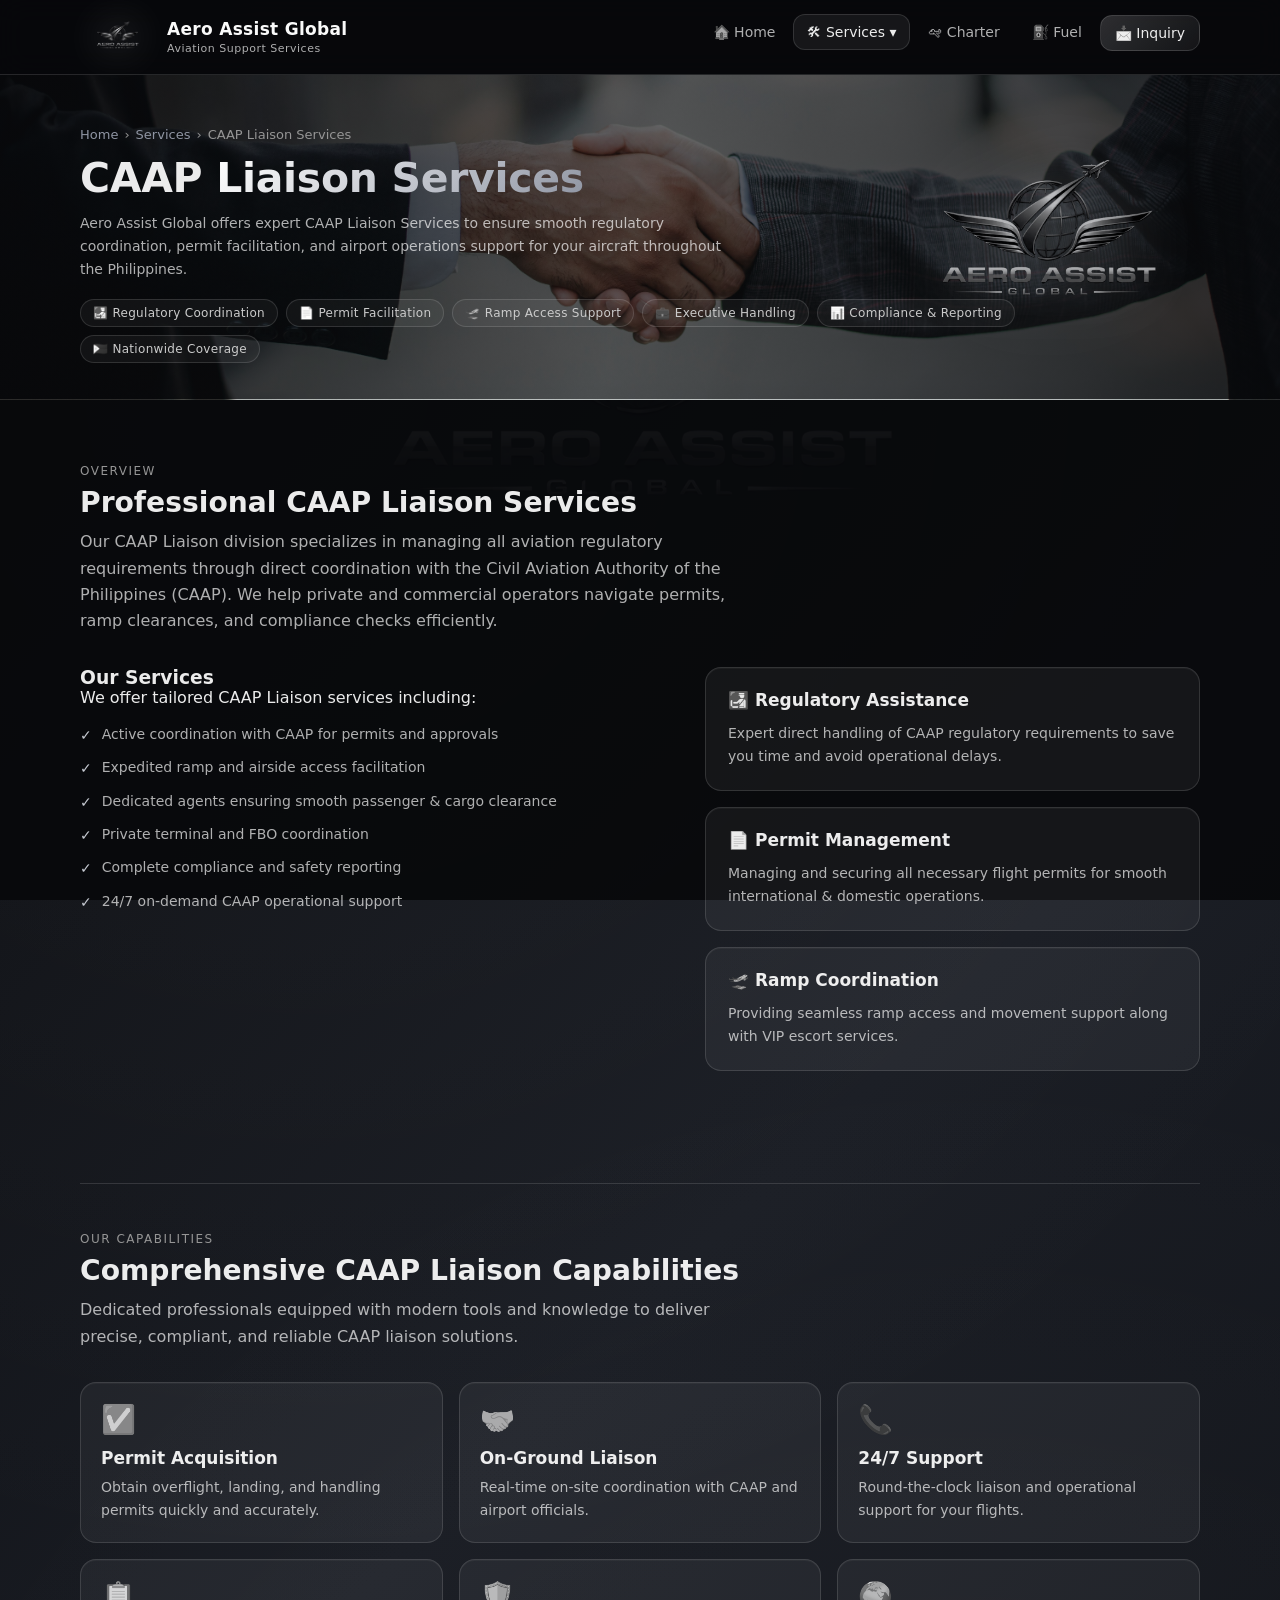
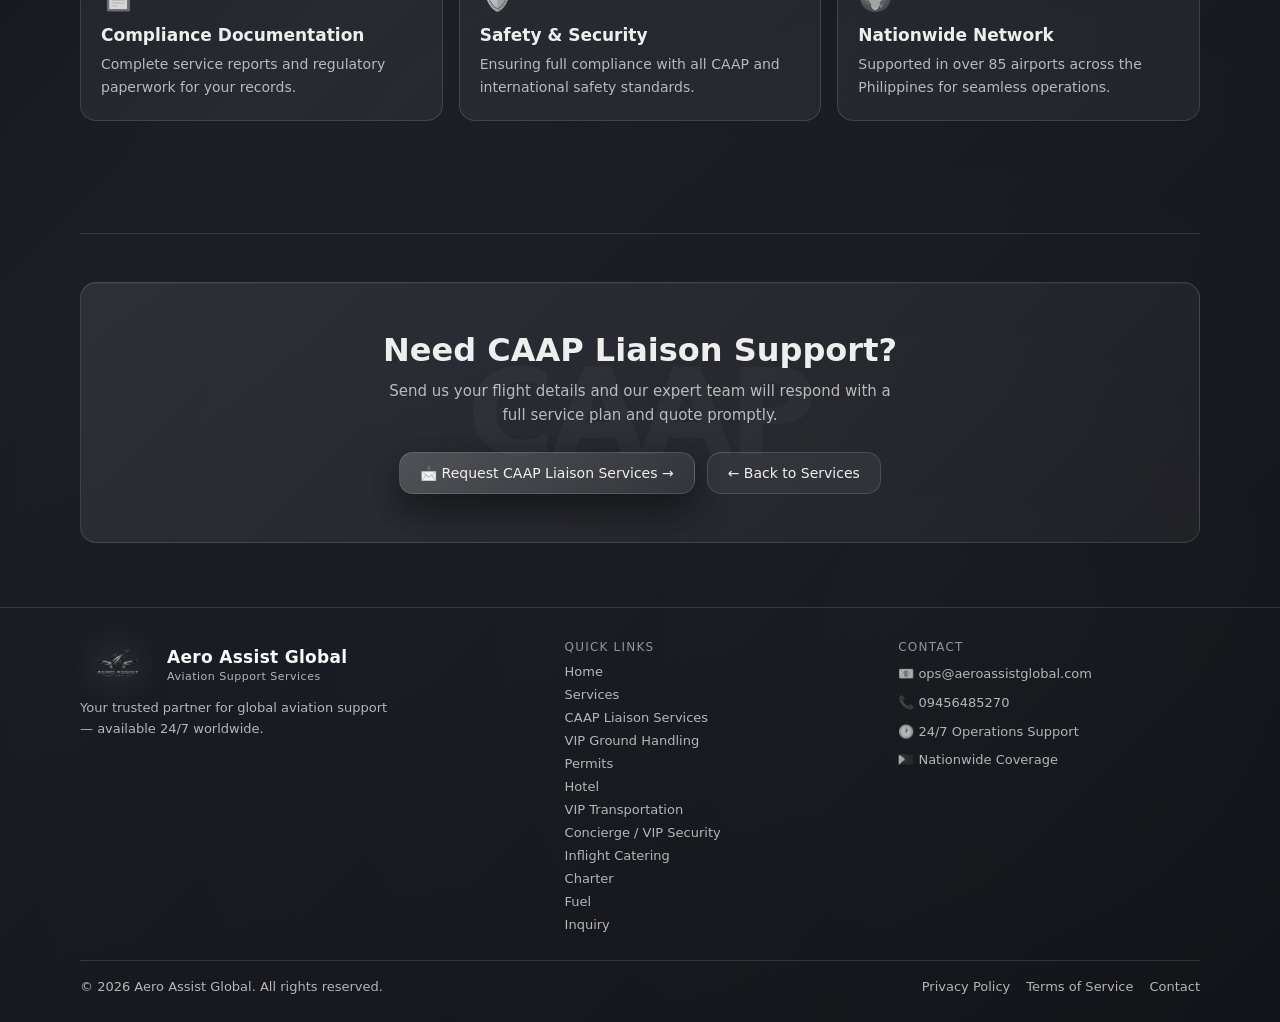
<file: caap-liaison.html>
<!DOCTYPE html>
<html lang="en">
<head>
  <meta charset="UTF-8" />
  <meta name="viewport" content="width=device-width, initial-scale=1.0" />
  <meta name="description" content="Aero Assist Global CAAP Liaison Services — Expert regulatory facilitation, permit processing, and operational coordination for aircraft at Philippine airports." />
  <title>CAAP Liaison Services | Aero Assist Global</title>
  <link rel="stylesheet" href="assets/css/styles.css" />
  <link rel="icon" type="image/png" href="assets/img/logo.png" />
</head>
<body class="page-with-logo-bg">

  <a href="#main" class="skip-link">Skip to main content</a>

  <!-- HEADER / NAV -->
  <header class="header">
    <div class="container">
      <nav class="nav" role="navigation" aria-label="Main navigation">

        <!-- Brand -->
        <a href="index.html" class="brand">
          <img src="assets/img/logo.png" 
               alt="Aero Assist Global Logo"
               style="height: 50px; width: auto; filter: drop-shadow(0 0 20px rgba(255,255,255,0.45)) drop-shadow(0 0 40px rgba(255,255,255,0.15)); transition: all 0.4s ease;">
          <div class="brand-text">
            <span class="name">Aero Assist Global</span>
            <span class="tag">Aviation Support Services</span>
          </div>
        </a>

        <!-- Nav Links -->
        <ul class="nav-links" data-nav-links role="list">

          <li class="nav-item">
            <a href="index.html" class="nav-link" data-page="index.html">🏠 Home</a>
          </li>

          <!-- Services Dropdown -->
          <li class="nav-item" data-dropdown>
            <a href="services.html" class="nav-link active" data-page="services.html" aria-haspopup="true" aria-expanded="false">
              🛠 Services ▾
            </a>
            <div class="dropdown" role="menu">
              <a href="ground-handling.html" role="menuitem">
                <span class="dropdown-icon">✈️</span>
                <div>
                  <div style="font-weight:600;color:rgba(255,255,255,0.92);">VIP Ground Handling</div>
                  <div style="font-size:12px;margin-top:2px;">Ramp, passenger & cargo support</div>
                </div>
              </a>
              <a href="permits.html" role="menuitem">
                <span class="dropdown-icon">📋</span>
                <div>
                  <div style="font-weight:600;color:rgba(255,255,255,0.92);">Permits</div>
                  <div style="font-size:12px;margin-top:2px;">Overflight & landing permits</div>
                </div>
              </a>
              <a href="hotel.html" role="menuitem">
                <span class="dropdown-icon">🏨</span>
                <div>
                  <div style="font-weight:600;color:rgba(255,255,255,0.92);">Hotel</div>
                  <div style="font-size:12px;margin-top:2px;">Crew & passenger accommodation</div>
                </div>
              </a>
              <a href="vip-transport.html" role="menuitem">
                <span class="dropdown-icon">🚗</span>
                <div>
                  <div style="font-weight:600;color:rgba(255,255,255,0.92);">VIP Transportation</div>
                  <div style="font-size:12px;margin-top:2px;">Luxury ground transfers</div>
                </div>
              </a>
              <a href="concierge-vip-security.html" role="menuitem">
                <span class="dropdown-icon">🔒</span>
                <div>
                  <div style="font-weight:600;color:rgba(255,255,255,0.92);">Concierge / VIP Security</div>
                  <div style="font-size:12px;margin-top:2px;">Executive protection & concierge</div>
                </div>
              </a>
              <a href="inflight-catering.html" role="menuitem">
                <span class="dropdown-icon">🍽️</span>
                <div>
                  <div style="font-weight:600;color:rgba(255,255,255,0.92);">Inflight Catering</div>
                  <div style="font-size:12px;margin-top:2px;">Premium inflight meal services</div>
                </div>
              </a>
              <a href="caap-liaison.html" role="menuitem">
                <span class="dropdown-icon">🛃</span>
                <div>
                  <div style="font-weight:600;color:rgba(255,255,255,0.92);">CAAP Liaison Services</div>
                  <div style="font-size:12px;margin-top:2px;">Regulatory & Ramp Coordination</div>
                </div>
              </a>

              <div style="padding:8px 8px 6px;border-top:1px solid rgba(255,255,255,0.10);margin-top:6px;">
                <a href="services.html" style="display:flex;align-items:center;justify-content:center;gap:8px;padding:10px 14px;border-radius:10px;background:rgba(199,203,211,0.10);border:1px solid rgba(255,255,255,0.12);color:rgba(255,255,255,0.85);font-size:13px;font-weight:600;transition:background 200ms ease;text-decoration:none;">
                  🧳 View All Services &rarr;
                </a>
              </div>
            </div>
          </li>

          <li class="nav-item">
            <a href="charter.html" class="nav-link" data-page="charter.html">🛩 Charter</a>
          </li>

          <li class="nav-item">
            <a href="fuel.html" class="nav-link" data-page="fuel.html">⛽ Fuel</a>
          </li>

          <li class="nav-item">
            <a href="inquiry.html" class="nav-cta" data-page="inquiry.html">📩 Inquiry</a>
          </li>

        </ul>

        <!-- Hamburger -->
        <button class="menu-btn" data-menu-btn aria-label="Toggle navigation menu" aria-expanded="false">☰</button>

      </nav>
    </div>
  </header>

  <!-- PAGE HERO -->
  <main id="main">
    <section class="page-hero" aria-labelledby="page-title" style="background-image: url('assets/img/services/services-caap.jpg');">
      <img src="assets/img/logo.png" alt="Aero Assist Global Logo" aria-hidden="true" class="hero-logo" />
      <div class="container">
        <nav class="breadcrumbs" aria-label="Breadcrumb">
          <a href="index.html">Home</a><span aria-hidden="true">›</span>
          <a href="services.html">Services</a><span aria-hidden="true">›</span>
          <span>CAAP Liaison Services</span>
        </nav>
        <h1 class="page-title" id="page-title">CAAP <span>Liaison Services</span></h1>
        <p class="page-lead">
          Aero Assist Global offers expert CAAP Liaison Services to 
          ensure smooth regulatory coordination, permit facilitation, and airport 
          operations support for your aircraft throughout the Philippines.
        </p>
        <div class="badge-row" style="margin-top:18px;">
          <span class="badge">🛃 Regulatory Coordination</span>
          <span class="badge">📄 Permit Facilitation</span>
          <span class="badge">🛫 Ramp Access Support</span>
          <span class="badge">💼 Executive Handling</span>
          <span class="badge">📊 Compliance & Reporting</span>
          <span class="badge">🇵🇭 Nationwide Coverage</span>
        </div>
      </div>
    </section>

    <!-- OVERVIEW -->
    <section class="section" aria-labelledby="overview-title">
      <div class="container">
        <p class="section-label">Overview</p>
        <h2 class="section-title reveal" id="overview-title">Professional CAAP Liaison Services</h2>
        <p class="section-sub reveal">
          Our CAAP Liaison division specializes in managing all aviation regulatory 
          requirements through direct coordination with the Civil Aviation Authority 
          of the Philippines (CAAP). We help private and commercial operators 
          navigate permits, ramp clearances, and compliance checks efficiently.
        </p>

        <div class="split">
          <div>
            <h3>Our Services</h3>
            <p>We offer tailored CAAP Liaison services including:</p>
            <ul class="check-list" style="margin-top:16px;">
              <li>Active coordination with CAAP for permits and approvals</li>
              <li>Expedited ramp and airside access facilitation</li>
              <li>Dedicated agents ensuring smooth passenger & cargo clearance</li>
              <li>Private terminal and FBO coordination</li>
              <li>Complete compliance and safety reporting</li>
              <li>24/7 on-demand CAAP operational support</li>
            </ul>
          </div>
          <div style="display:grid;gap:16px;">
            <div class="panel reveal">
              <h3>🛃 Regulatory Assistance</h3>
              <p>Expert direct handling of CAAP regulatory requirements 
                 to save you time and avoid operational delays.</p>
            </div>
            <div class="panel reveal">
              <h3>📄 Permit Management</h3>
              <p>Managing and securing all necessary flight permits 
                 for smooth international & domestic operations.</p>
            </div>
            <div class="panel reveal">
              <h3>🛫 Ramp Coordination</h3>
              <p>Providing seamless ramp access and movement 
                 support along with VIP escort services.</p>
            </div>
          </div>
        </div>
      </div>
    </section>

    <!-- CAPABILITIES -->
    <section class="section" aria-labelledby="capabilities-title" style="padding-top:0;">
      <div class="container">
        <hr class="divider" />
        <p class="section-label">Our Capabilities</p>
        <h2 class="section-title reveal" id="capabilities-title">Comprehensive CAAP Liaison Capabilities</h2>
        <p class="section-sub reveal">
          Dedicated professionals equipped with modern tools and knowledge 
          to deliver precise, compliant, and reliable CAAP liaison solutions.
        </p>

        <div class="grid-3">
          <div class="card reveal">
            <div class="card-icon">✅</div>
            <h3>Permit Acquisition</h3>
            <p>Obtain overflight, landing, and handling permits quickly and accurately.</p>
          </div>
          <div class="card reveal">
            <div class="card-icon">🤝</div>
            <h3>On-Ground Liaison</h3>
            <p>Real-time on-site coordination with CAAP and airport officials.</p>
          </div>
          <div class="card reveal">
            <div class="card-icon">📞</div>
            <h3>24/7 Support</h3>
            <p>Round-the-clock liaison and operational support for your flights.</p>
          </div>
          <div class="card reveal">
            <div class="card-icon">📋</div>
            <h3>Compliance Documentation</h3>
            <p>Complete service reports and regulatory paperwork for your records.</p>
          </div>
          <div class="card reveal">
            <div class="card-icon">🛡️</div>
            <h3>Safety & Security</h3>
            <p>Ensuring full compliance with all CAAP and international safety standards.</p>
          </div>
          <div class="card reveal">
            <div class="card-icon">🌍</div>
            <h3>Nationwide Network</h3>
            <p>Supported in over 85 airports across the Philippines for seamless operations.</p>
          </div>
        </div>
      </div>
    </section>

    <!-- CTA STRIP -->
    <section class="section" style="padding-top:0;" aria-label="Call to action">
      <div class="container">
        <hr class="divider" />
        <div class="panel reveal" style="
          text-align:center;
          padding:48px 28px;
          background:linear-gradient(135deg,
            rgba(199,203,211,0.10),
            rgba(255,255,255,0.04));
          position:relative;
          overflow:hidden;">

          <div aria-hidden="true" style="
            position:absolute;
            inset:0;
            display:flex;
            align-items:center;
            justify-content:center;
            font-size:clamp(50px,10vw,120px);
            font-weight:900;
            color:rgba(255,255,255,0.03);
            pointer-events:none;
            user-select:none;
            letter-spacing:-4px;">
            CAAP
          </div>

          <div style="position:relative;">
            <h2 style="margin:0 0 10px;font-size:clamp(22px,2.5vw,34px);">
              Need CAAP Liaison Support?
            </h2>
            <p style="
              color:var(--muted);
              max-width:55ch;
              margin:0 auto 24px;
              line-height:1.65;
              font-size:15px;">
              Send us your flight details and our expert team will respond with a full service plan and quote promptly.
            </p>
            <div class="actions" style="justify-content:center;">
              <a href="inquiry.html" class="btn primary">
                📩 Request CAAP Liaison Services →
              </a>
              <a href="services.html" class="btn">
                ← Back to Services
              </a>
            </div>
          </div>
        </div>
      </div>
    </section>
  </main>

  <!-- FOOTER -->
  <footer class="footer" role="contentinfo">
    <div class="container">
      <div class="footer-inner">

        <div>
          <div class="brand" style="margin-bottom:8px;">
            <img src="assets/img/logo.png" alt="Aero Assist Global Logo" />
            <div class="brand-text">
              <span class="name">Aero Assist Global</span>
              <span class="tag">Aviation Support Services</span>
            </div>
          </div>
          <p style="font-size:13px;color:var(--muted);max-width:38ch;line-height:1.6;">
            Your trusted partner for global aviation support — available 24/7 worldwide.
          </p>
        </div>

        <div>
          <p style="font-size:12px; text-transform:uppercase; letter-spacing:1.2px; color:var(--silver-2); margin:0 0 10px;">
            Quick Links
          </p>
          <div class="footer-links" style="flex-direction:column; gap:8px;">
            <a href="index.html">Home</a>
            <a href="services.html">Services</a>
            <a href="caap-liaison.html">CAAP Liaison Services</a>
            <a href="ground-handling.html">VIP Ground Handling</a>
            <a href="permits.html">Permits</a>
            <a href="hotel.html">Hotel</a>
            <a href="vip-transport.html">VIP Transportation</a>
            <a href="concierge-vip-security.html">Concierge / VIP Security</a>
            <a href="inflight-catering.html">Inflight Catering</a>
            <a href="charter.html">Charter</a>
            <a href="fuel.html">Fuel</a>
            <a href="inquiry.html">Inquiry</a>
          </div>
        </div>

        <div>
          <p style="font-size:12px; text-transform:uppercase; letter-spacing:1.2px; color:var(--silver-2); margin:0 0 10px;">
            Contact
          </p>
          <div style="display:grid; gap:8px; font-size:13px; color:var(--muted); line-height:1.6;">
            <span>📧 ops@aeroassistglobal.com</span>
            <span>📞 <a href="tel:09456485270" style="color:var(--muted); text-decoration:none;">09456485270</a></span>
            <span>🕐 24/7 Operations Support</span>
            <span>🇵🇭 Nationwide Coverage</span>
          </div>
        </div>

      </div>

      <div style="margin-top:28px; padding-top:18px; border-top:1px solid var(--border); display:flex; align-items:center; justify-content:space-between; flex-wrap:wrap; gap:12px; font-size:13px; color:var(--muted);">
        <span>© <span data-year></span> Aero Assist Global. All rights reserved.</span>
        <div class="footer-links">
          <a href="inquiry.html">Privacy Policy</a>
          <a href="inquiry.html">Terms of Service</a>
          <a href="inquiry.html">Contact</a>
        </div>
      </div>
    </div>
  </footer>

  <script src="assets/js/main.js"></script>
</body>
</html>
</file>
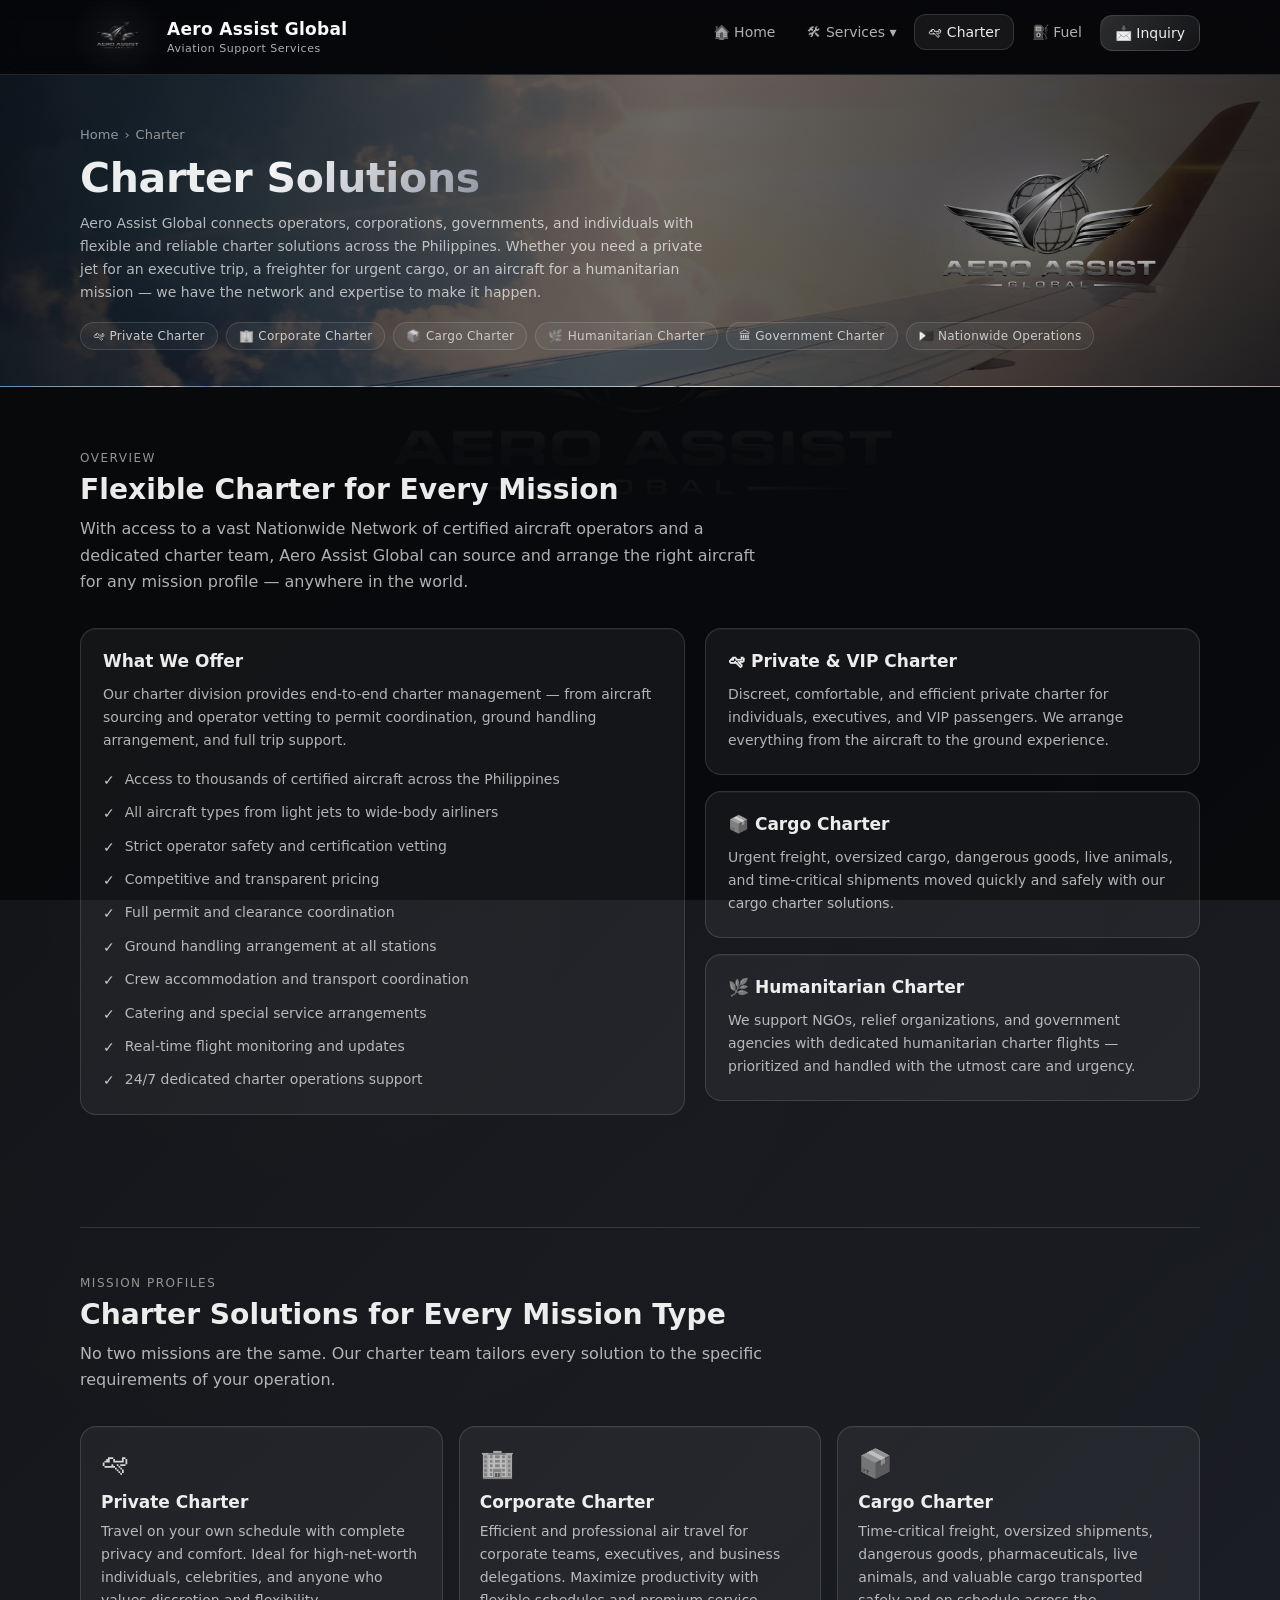
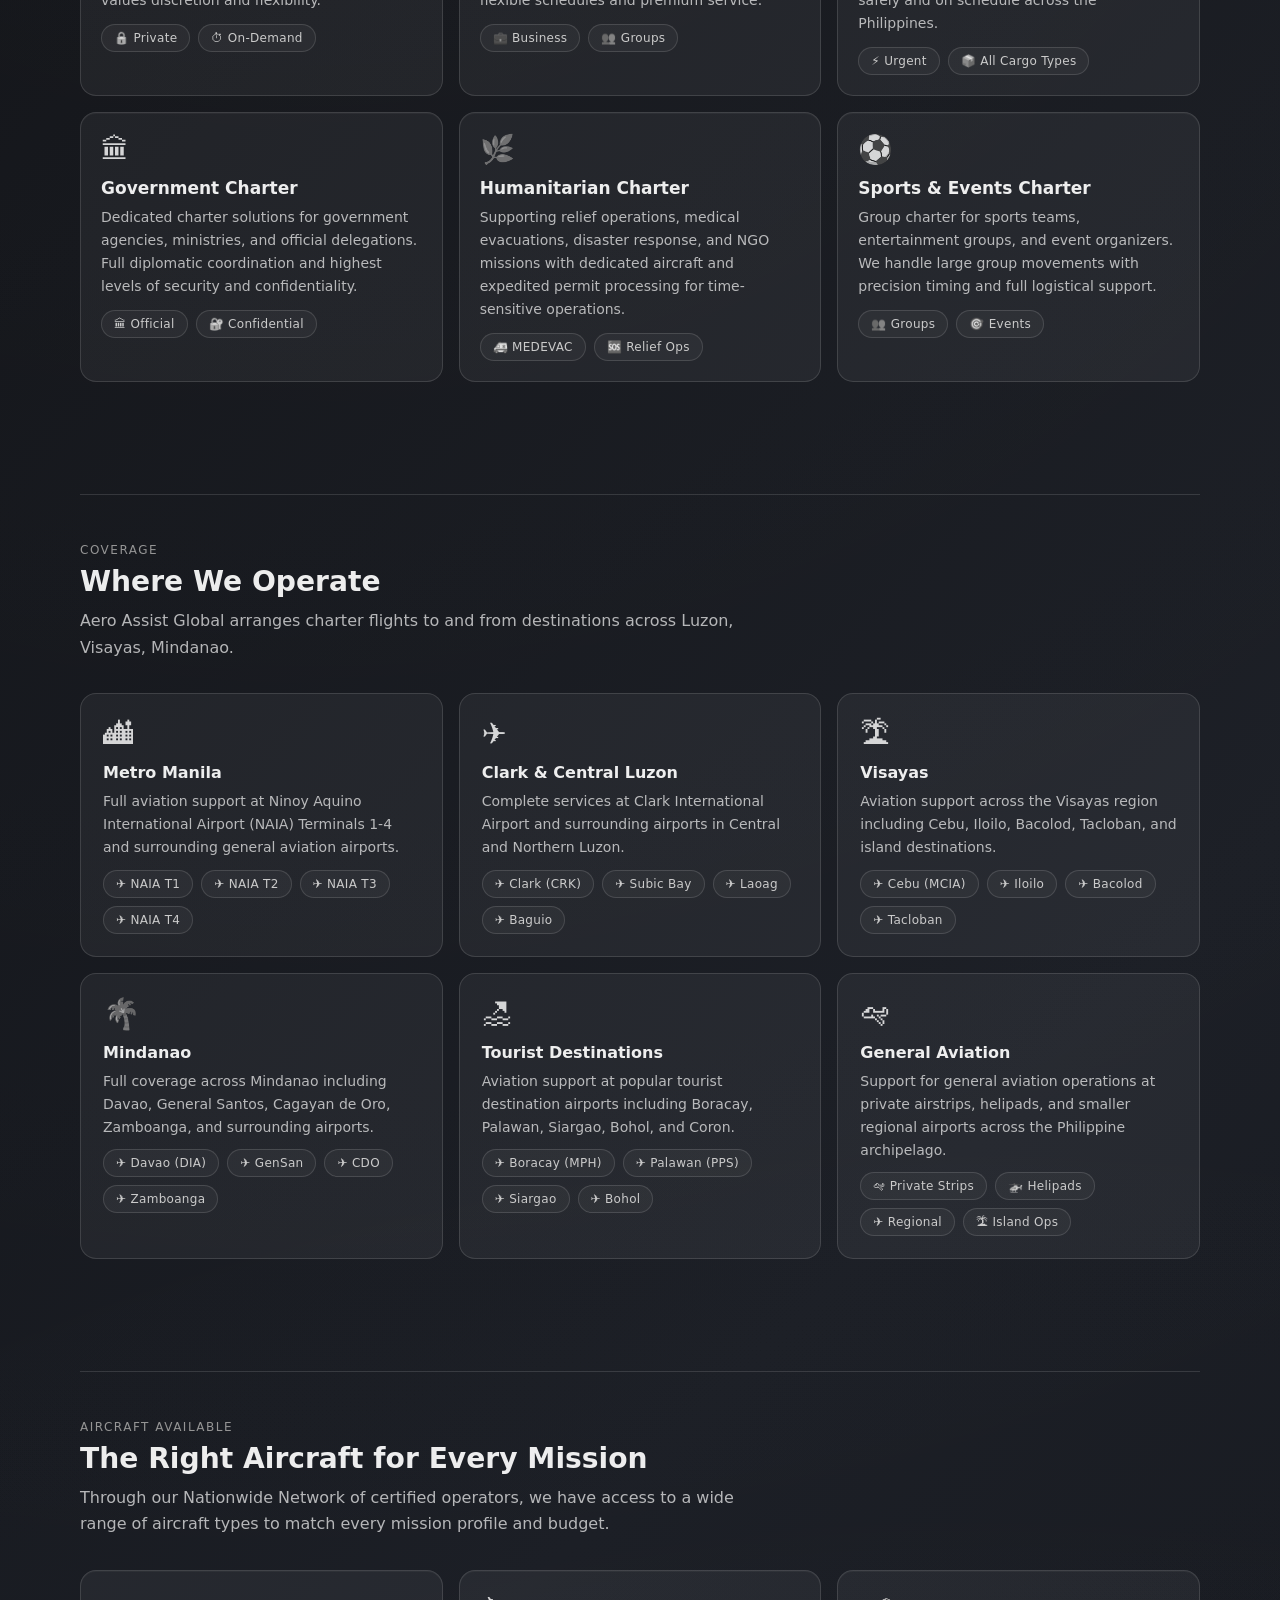
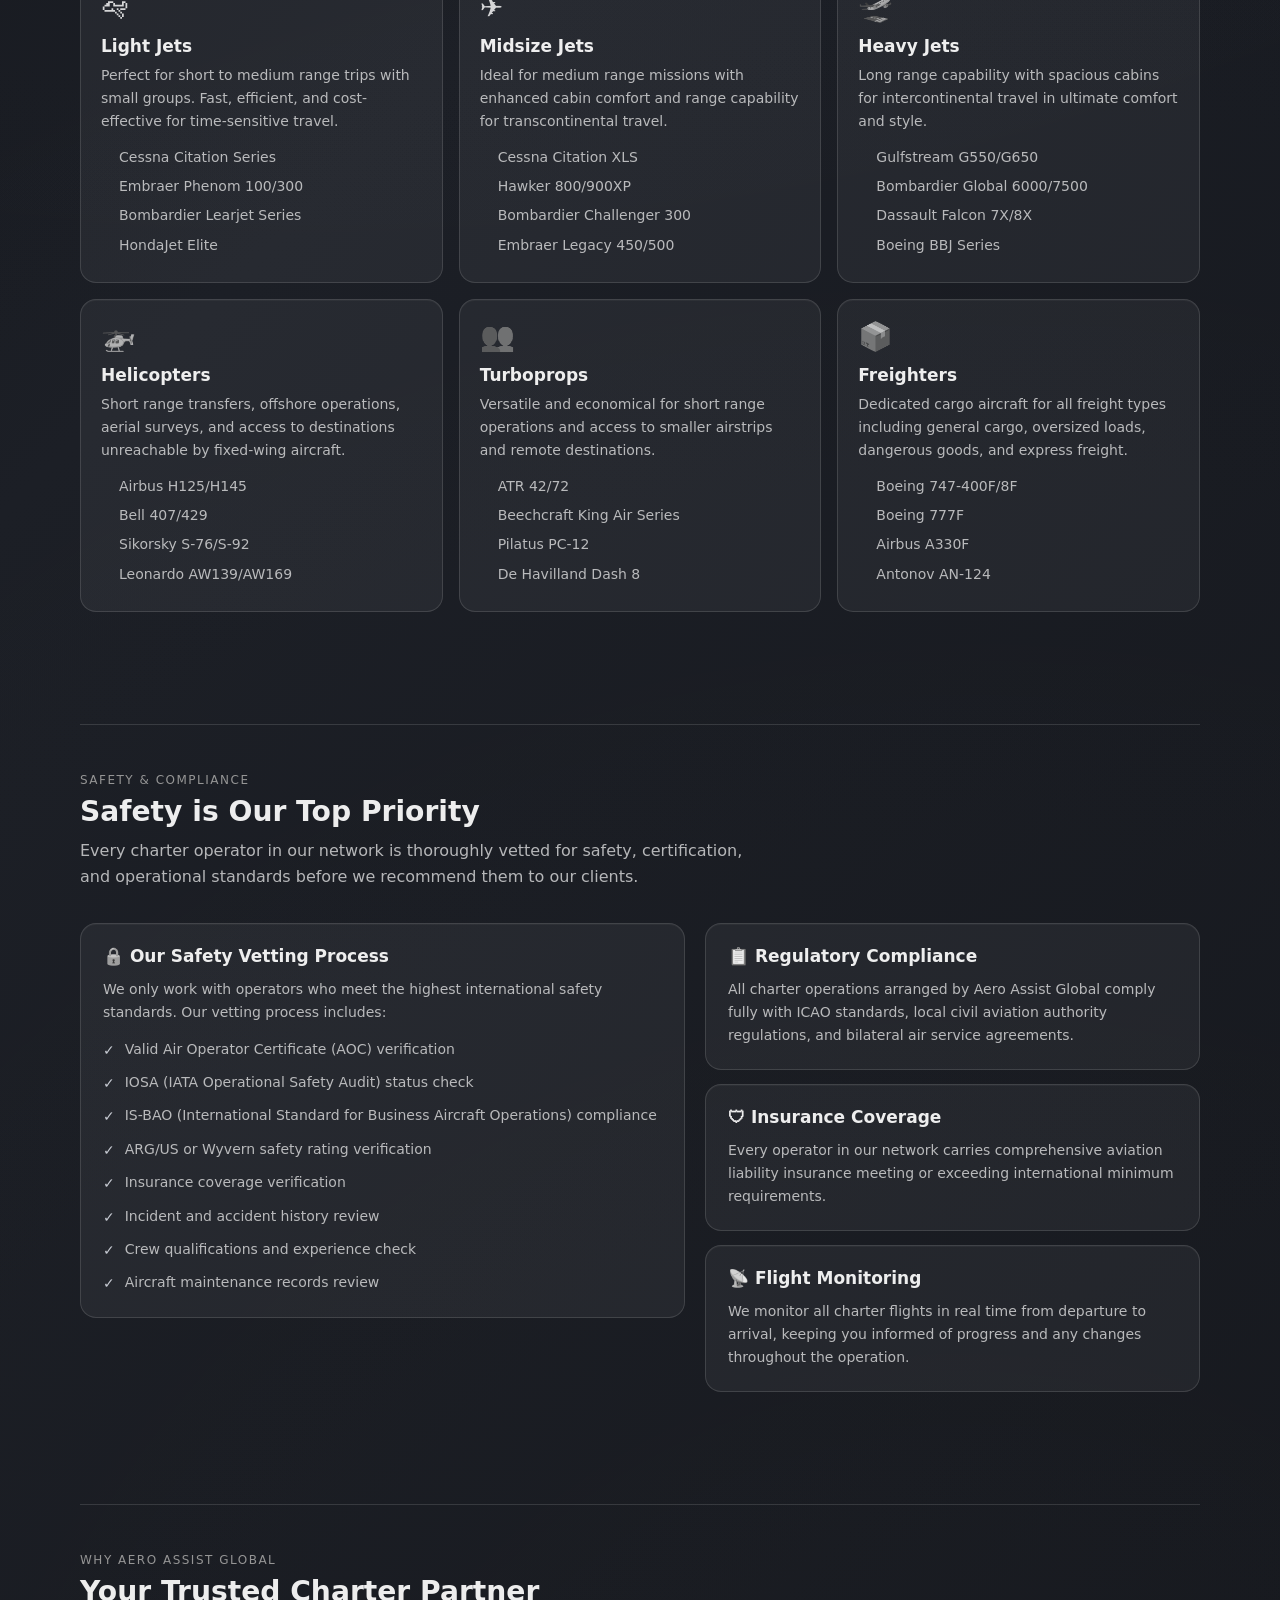
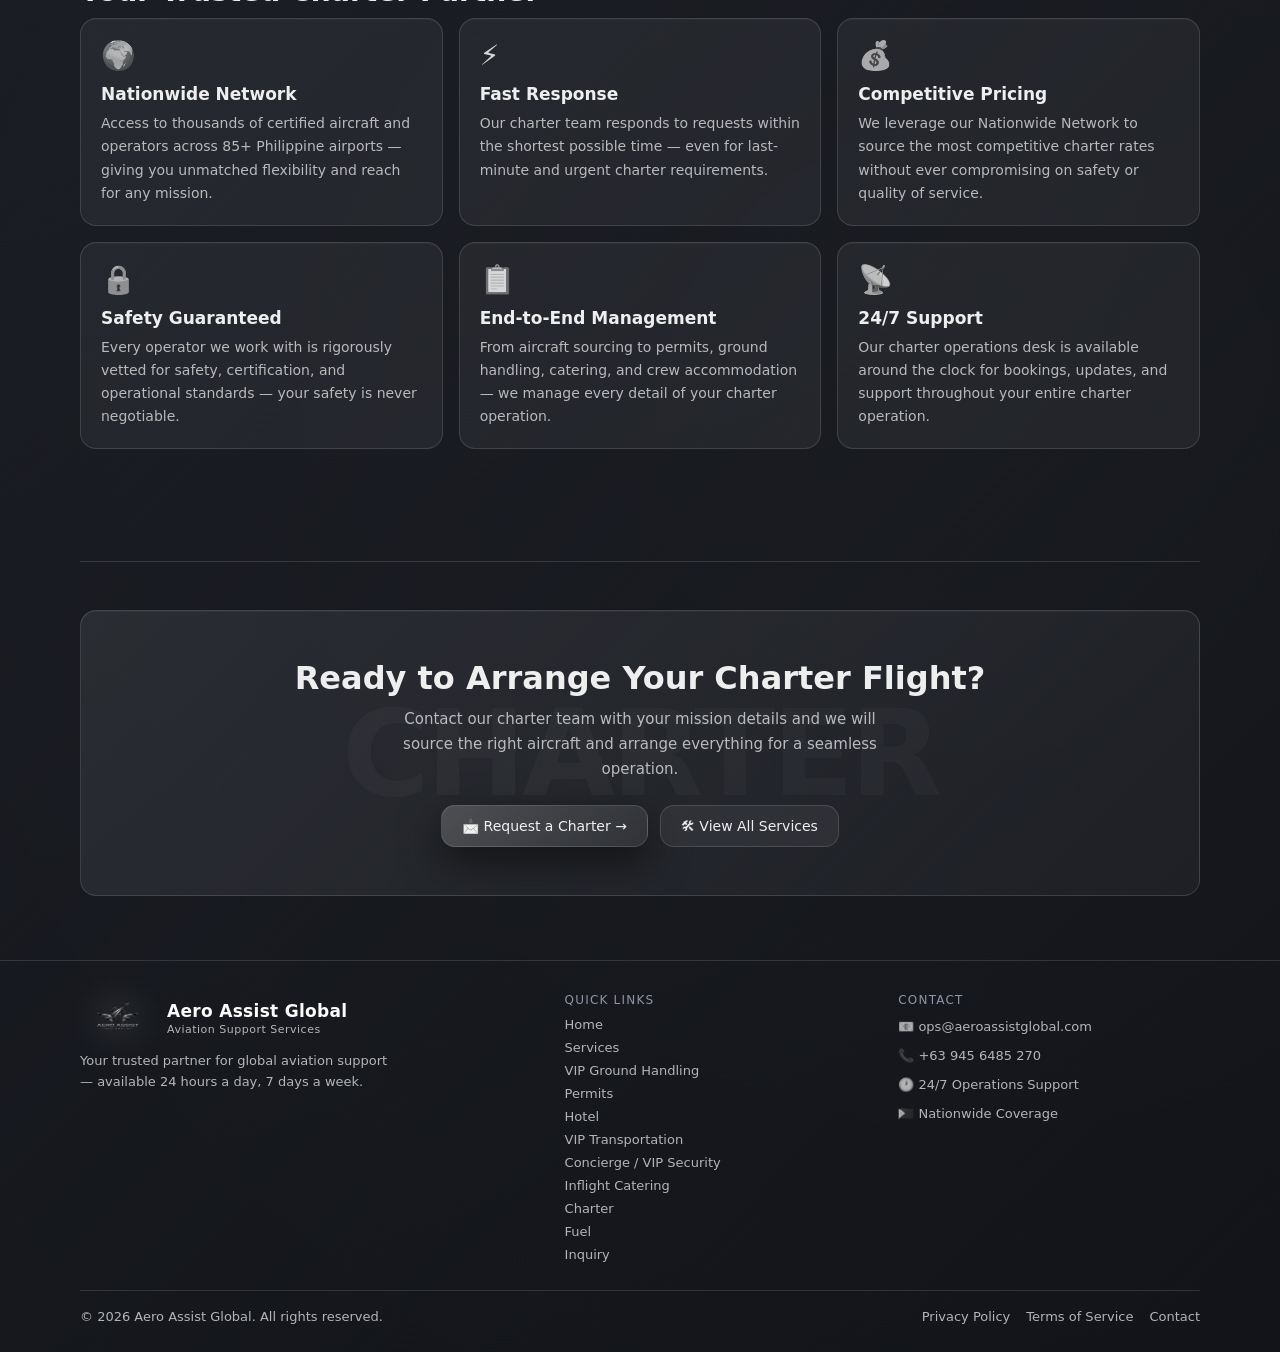
<file: charter.html>
﻿<!DOCTYPE html>
<html lang="en">
<head>
  <meta charset="UTF-8" />
  <meta name="viewport" content="width=device-width, initial-scale=1.0" />
  <meta name="description" content="Aero Assist Global Charter — Flexible charter solutions for private, corporate, cargo, and humanitarian missions across the Philippines." />
  <title>Charter | Aero Assist Global</title>
  <link rel="stylesheet" href="assets/css/styles.css" />
  <link rel="icon" type="image/png" href="assets/img/logo.png" />
</head>
<body class="page-with-logo-bg">

  <a href="#main" class="skip-link">Skip to main content</a>

  <!-- ═══════════════════════════════════════
       HEADER / NAV
  ═══════════════════════════════════════ -->
  <header class="header">
    <div class="container">
      <nav class="nav" role="navigation" aria-label="Main navigation">

      <!-- Brand - Logo + Name Side by Side -->
<a href="index.html" class="brand">
  <img src="assets/img/logo.png" 
       alt="Aero Assist Global Logo"
       style="
         height: 50px; 
         width: auto;
         filter: drop-shadow(0 0 20px rgba(255,255,255,0.45)) drop-shadow(0 0 40px rgba(255,255,255,0.15));
         transition: all 0.4s ease;
       ">
  <div class="brand-text">
    <span class="name">Aero Assist Global</span>
    <span class="tag">Aviation Support Services</span>
  </div>
</a>

        <!-- Nav Links -->
        <ul class="nav-links" data-nav-links role="list">

          <li class="nav-item">
            <a href="index.html"
               class="nav-link"
               data-page="index.html">
              🏠 Home
            </a>
          </li>

          <!-- Services with dropdown -->
          <li class="nav-item" data-dropdown>
            <a href="services.html"
               class="nav-link"
               data-page="services.html"
               aria-haspopup="true"
               aria-expanded="false">
              🛠 Services ▾
            </a>
<div class="dropdown" role="menu">
  <a href="ground-handling.html" role="menuitem">
    <span class="dropdown-icon">✈️</span>
    <div>
      <div style="font-weight:600;color:rgba(255,255,255,0.92);">VIP Ground Handling</div>
      <div style="font-size:12px;margin-top:2px;">Ramp, passenger & cargo support</div>
    </div>
  </a>
  <a href="permits.html" role="menuitem">
    <span class="dropdown-icon">📋</span>
    <div>
      <div style="font-weight:600;color:rgba(255,255,255,0.92);">Permits</div>
      <div style="font-size:12px;margin-top:2px;">Overflight & landing permits</div>
    </div>
  </a>
  <a href="hotel.html" role="menuitem">
    <span class="dropdown-icon">🏨</span>
    <div>
      <div style="font-weight:600;color:rgba(255,255,255,0.92);">Hotel</div>
      <div style="font-size:12px;margin-top:2px;">Crew & passenger accommodation</div>
    </div>
  </a>
  <a href="vip-transport.html" role="menuitem">
    <span class="dropdown-icon">🚗</span>
    <div>
      <div style="font-weight:600;color:rgba(255,255,255,0.92);">VIP Transportation</div>
      <div style="font-size:12px;margin-top:2px;">Luxury ground transfers</div>
    </div>
  </a>
  <a href="concierge-vip-security.html" role="menuitem">
    <span class="dropdown-icon">🔒</span>
    <div>
      <div style="font-weight:600;color:rgba(255,255,255,0.92);">Concierge / VIP Security</div>
      <div style="font-size:12px;margin-top:2px;">Executive protection & concierge</div>
    </div>
  </a>
  <a href="inflight-catering.html" role="menuitem">
    <span class="dropdown-icon">🍽</span>
    <div>
      <div style="font-weight:600;color:rgba(255,255,255,0.92);">Inflight Catering</div>
      <div style="font-size:12px;margin-top:2px;">Premium inflight meal services</div>
    </div>
  </a>
  <a href="caap-liaison.html" role="menuitem">
  <span class="dropdown-icon">🛃</span>
  <div>
    <div style="font-weight:600;color:rgba(255,255,255,0.92);">CAAP Liaison Services</div>
    <div style="font-size:12px;margin-top:2px;">Regulatory & Ramp Coordination</div>
  </div>
</a>

            <div style="padding:8px 8px 6px;border-top:1px solid rgba(255,255,255,0.10);margin-top:6px;">
              <a href="services.html" style="display:flex;align-items:center;justify-content:center;gap:8px;padding:10px 14px;border-radius:10px;background:rgba(199,203,211,0.10);border:1px solid rgba(255,255,255,0.12);color:rgba(255,255,255,0.85);font-size:13px;font-weight:600;transition:background 200ms ease;text-decoration:none;">
                &#128717; View All Services &rarr;
              </a>
            </div>
</div>
          </li>

          <li class="nav-item">
            <a href="charter.html"
               class="nav-link active"
               data-page="charter.html">
              🛩 Charter
            </a>
          </li>

          <li class="nav-item">
            <a href="fuel.html"
               class="nav-link"
               data-page="fuel.html">
              ⛽ Fuel
            </a>
          </li>

          <li class="nav-item">
            <a href="inquiry.html"
               class="nav-cta"
               data-page="inquiry.html">
              📩 Inquiry
            </a>
          </li>

        </ul>

        <!-- Hamburger -->
        <button
          class="menu-btn"
          data-menu-btn
          aria-label="Toggle navigation menu"
          aria-expanded="false">
          ☰
        </button>

      </nav>
    </div>
  </header>

  <!-- ═══════════════════════════════════════
       PAGE HERO
  ═══════════════════════════════════════ -->
  <main id="main">
<section class="page-hero" aria-labelledby="page-title" style="background-image: url('assets/img/charter.jpg');">

  <!-- Hero Logo Left Side -->
  <img src="assets/img/logo.png" 
       alt="" 
       aria-hidden="true" 
       class="hero-logo">

  <div class="container">

        <!-- Breadcrumbs -->
        <nav class="breadcrumbs" aria-label="Breadcrumb">
          <a href="index.html">Home</a>
          <span aria-hidden="true">›</span>
          <span>Charter</span>
        </nav>

        <h1 class="page-title">
          Charter <span>Solutions</span>
        </h1>
        <p class="page-lead">
          Aero Assist Global connects operators, corporations,
          governments, and individuals with flexible and reliable
          charter solutions across the Philippines. Whether you need
          a private jet for an executive trip, a freighter for
          urgent cargo, or an aircraft for a humanitarian mission
          — we have the network and expertise to make it happen.
        </p>

        <!-- Badges -->
        <div class="badge-row" style="margin-top:18px;">
          <span class="badge">🛩 Private Charter</span>
          <span class="badge">🏢 Corporate Charter</span>
          <span class="badge">📦 Cargo Charter</span>
          <span class="badge">🌿 Humanitarian Charter</span>
          <span class="badge">🏛 Government Charter</span>
          <span class="badge">🇵🇭 Nationwide Operations</span>
        </div>

      </div>
    </section>

    <!-- ═══════════════════════════════════════
         SECTION — Overview
    ═══════════════════════════════════════ -->
    <section class="section" aria-labelledby="overview-title">
      <div class="container">

        <p class="section-label">Overview</p>
        <h2 class="section-title reveal" id="overview-title">
          Flexible Charter for Every Mission
        </h2>
        <p class="section-sub reveal">
          With access to a vast Nationwide Network of certified
          aircraft operators and a dedicated charter team,
          Aero Assist Global can source and arrange the right
          aircraft for any mission profile — anywhere in the world.
        </p>

        <div class="split">

          <!-- Left Panel -->
          <div class="panel reveal">
            <h3>What We Offer</h3>
            <p>
              Our charter division provides end-to-end charter
              management — from aircraft sourcing and operator
              vetting to permit coordination, ground handling
              arrangement, and full trip support.
            </p>
            <ul class="check-list" style="margin-top:16px;">
              <li>Access to thousands of certified aircraft across the Philippines</li>
              <li>All aircraft types from light jets to wide-body airliners</li>
              <li>Strict operator safety and certification vetting</li>
              <li>Competitive and transparent pricing</li>
              <li>Full permit and clearance coordination</li>
              <li>Ground handling arrangement at all stations</li>
              <li>Crew accommodation and transport coordination</li>
              <li>Catering and special service arrangements</li>
              <li>Real-time flight monitoring and updates</li>
              <li>24/7 dedicated charter operations support</li>
            </ul>
          </div>

          <!-- Right Panels -->
          <div style="display:grid;gap:16px;">

            <div class="panel reveal">
              <h3>🛩 Private & VIP Charter</h3>
              <p>
                Discreet, comfortable, and efficient private
                charter for individuals, executives, and VIP
                passengers. We arrange everything from the
                aircraft to the ground experience.
              </p>
            </div>

            <div class="panel reveal">
              <h3>📦 Cargo Charter</h3>
              <p>
                Urgent freight, oversized cargo, dangerous goods,
                live animals, and time-critical shipments moved
                quickly and safely with our cargo charter solutions.
              </p>
            </div>

            <div class="panel reveal">
              <h3>🌿 Humanitarian Charter</h3>
              <p>
                We support NGOs, relief organizations, and
                government agencies with dedicated humanitarian
                charter flights — prioritized and handled with
                the utmost care and urgency.
              </p>
            </div>

          </div>

        </div>

      </div>
    </section>

    <!-- ═══════════════════════════════════════
         SECTION — Mission Types
    ═══════════════════════════════════════ -->
    <section class="section" style="padding-top:0;" aria-labelledby="missions-title">
      <div class="container">

        <hr class="divider" />

        <p class="section-label">Mission Profiles</p>
        <h2 class="section-title reveal" id="missions-title">
          Charter Solutions for Every Mission Type
        </h2>
        <p class="section-sub reveal">
          No two missions are the same. Our charter team
          tailors every solution to the specific requirements
          of your operation.
        </p>

        <div class="grid-3">

          <div class="card reveal">
            <div class="card-icon">🛩</div>
            <h3>Private Charter</h3>
            <p>
              Travel on your own schedule with complete
              privacy and comfort. Ideal for high-net-worth
              individuals, celebrities, and anyone who
              values discretion and flexibility.
            </p>
            <div class="badge-row" style="margin-top:12px;">
              <span class="badge">🔒 Private</span>
              <span class="badge">⏱ On-Demand</span>
            </div>
          </div>

          <div class="card reveal">
            <div class="card-icon">🏢</div>
            <h3>Corporate Charter</h3>
            <p>
              Efficient and professional air travel for
              corporate teams, executives, and business
              delegations. Maximize productivity with
              flexible schedules and premium service.
            </p>
            <div class="badge-row" style="margin-top:12px;">
              <span class="badge">💼 Business</span>
              <span class="badge">👥 Groups</span>
            </div>
          </div>

          <div class="card reveal">
            <div class="card-icon">📦</div>
            <h3>Cargo Charter</h3>
            <p>
              Time-critical freight, oversized shipments,
              dangerous goods, pharmaceuticals, live animals,
              and valuable cargo transported safely and
              on schedule across the Philippines.
            </p>
            <div class="badge-row" style="margin-top:12px;">
              <span class="badge">⚡ Urgent</span>
              <span class="badge">📦 All Cargo Types</span>
            </div>
          </div>

          <div class="card reveal">
            <div class="card-icon">🏛</div>
            <h3>Government Charter</h3>
            <p>
              Dedicated charter solutions for government
              agencies, ministries, and official delegations.
              Full diplomatic coordination and highest
              levels of security and confidentiality.
            </p>
            <div class="badge-row" style="margin-top:12px;">
              <span class="badge">🏛 Official</span>
              <span class="badge">🔐 Confidential</span>
            </div>
          </div>

          <div class="card reveal">
            <div class="card-icon">🌿</div>
            <h3>Humanitarian Charter</h3>
            <p>
              Supporting relief operations, medical evacuations,
              disaster response, and NGO missions with
              dedicated aircraft and expedited permit
              processing for time-sensitive operations.
            </p>
            <div class="badge-row" style="margin-top:12px;">
              <span class="badge">🚑 MEDEVAC</span>
              <span class="badge">🆘 Relief Ops</span>
            </div>
          </div>

          <div class="card reveal">
            <div class="card-icon">⚽</div>
            <h3>Sports & Events Charter</h3>
            <p>
              Group charter for sports teams, entertainment
              groups, and event organizers. We handle
              large group movements with precision
              timing and full logistical support.
            </p>
            <div class="badge-row" style="margin-top:12px;">
              <span class="badge">👥 Groups</span>
              <span class="badge">🎯 Events</span>
            </div>
          </div>

        </div>

      </div>
    </section>

    <!-- ═══════════════════════════════════════
         SECTION — Where We Operate
    ═══════════════════════════════════════ -->
    <section class="section" style="padding-top:0;" aria-labelledby="coverage-title">
      <div class="container">

        <hr class="divider" />

        <p class="section-label">Coverage</p>
        <h2 class="section-title reveal" id="coverage-title">
          Where We Operate
        </h2>
        <p class="section-sub reveal">
          Aero Assist Global arranges charter flights to and
          from destinations across Luzon, Visayas, Mindanao.
        </p>

<div class="info-grid">

  <div class="info-card reveal">
    <div class="info-card-icon">🏙</div>
    <h3>Metro Manila</h3>
    <p>
      Full aviation support at Ninoy Aquino
      International Airport (NAIA) Terminals 1-4
      and surrounding general aviation airports.
    </p>
    <div class="badge-row" style="margin-top:10px;">
      <span class="badge">✈️ NAIA T1</span>
      <span class="badge">✈️ NAIA T2</span>
      <span class="badge">✈️ NAIA T3</span>
      <span class="badge">✈️ NAIA T4</span>
    </div>
  </div>

  <div class="info-card reveal">
    <div class="info-card-icon">✈️</div>
    <h3>Clark & Central Luzon</h3>
    <p>
      Complete services at Clark International
      Airport and surrounding airports in
      Central and Northern Luzon.
    </p>
    <div class="badge-row" style="margin-top:10px;">
      <span class="badge">✈️ Clark (CRK)</span>
      <span class="badge">✈️ Subic Bay</span>
      <span class="badge">✈️ Laoag</span>
      <span class="badge">✈️ Baguio</span>
    </div>
  </div>

  <div class="info-card reveal">
    <div class="info-card-icon">🏝</div>
    <h3>Visayas</h3>
    <p>
      Aviation support across the Visayas region
      including Cebu, Iloilo, Bacolod, Tacloban,
      and island destinations.
    </p>
    <div class="badge-row" style="margin-top:10px;">
      <span class="badge">✈️ Cebu (MCIA)</span>
      <span class="badge">✈️ Iloilo</span>
      <span class="badge">✈️ Bacolod</span>
      <span class="badge">✈️ Tacloban</span>
    </div>
  </div>

  <div class="info-card reveal">
    <div class="info-card-icon">🌴</div>
    <h3>Mindanao</h3>
    <p>
      Full coverage across Mindanao including
      Davao, General Santos, Cagayan de Oro,
      Zamboanga, and surrounding airports.
    </p>
    <div class="badge-row" style="margin-top:10px;">
      <span class="badge">✈️ Davao (DIA)</span>
      <span class="badge">✈️ GenSan</span>
      <span class="badge">✈️ CDO</span>
      <span class="badge">✈️ Zamboanga</span>
    </div>
  </div>

  <div class="info-card reveal">
    <div class="info-card-icon">🏖</div>
    <h3>Tourist Destinations</h3>
    <p>
      Aviation support at popular tourist
      destination airports including Boracay,
      Palawan, Siargao, Bohol, and Coron.
    </p>
    <div class="badge-row" style="margin-top:10px;">
      <span class="badge">✈️ Boracay (MPH)</span>
      <span class="badge">✈️ Palawan (PPS)</span>
      <span class="badge">✈️ Siargao</span>
      <span class="badge">✈️ Bohol</span>
    </div>
  </div>

  <div class="info-card reveal">
    <div class="info-card-icon">🛩</div>
    <h3>General Aviation</h3>
    <p>
      Support for general aviation operations
      at private airstrips, helipads, and
      smaller regional airports across
      the Philippine archipelago.
    </p>
    <div class="badge-row" style="margin-top:10px;">
      <span class="badge">🛩 Private Strips</span>
      <span class="badge">🚁 Helipads</span>
      <span class="badge">✈️ Regional</span>
      <span class="badge">🏝 Island Ops</span>
    </div>
  </div>

</div>

      </div>
    </section>

    <!-- ═══════════════════════════════════════
         SECTION — Aircraft Types Available
    ═══════════════════════════════════════ -->
    <section class="section" style="padding-top:0;" aria-labelledby="aircraft-title">
      <div class="container">

        <hr class="divider" />

        <p class="section-label">Aircraft Available</p>
        <h2 class="section-title reveal" id="aircraft-title">
          The Right Aircraft for Every Mission
        </h2>
        <p class="section-sub reveal">
          Through our Nationwide Network of certified operators,
          we have access to a wide range of aircraft types
          to match every mission profile and budget.
        </p>

        <div class="grid-3">

          <div class="card reveal">
            <div class="card-icon">🛩</div>
            <h3>Light Jets</h3>
            <p>
              Perfect for short to medium range trips
              with small groups. Fast, efficient, and
              cost-effective for time-sensitive travel.
            </p>
            <ul class="list">
              <li>Cessna Citation Series</li>
              <li>Embraer Phenom 100/300</li>
              <li>Bombardier Learjet Series</li>
              <li>HondaJet Elite</li>
            </ul>
          </div>

          <div class="card reveal">
            <div class="card-icon">✈️</div>
            <h3>Midsize Jets</h3>
            <p>
              Ideal for medium range missions with
              enhanced cabin comfort and range
              capability for transcontinental travel.
            </p>
            <ul class="list">
              <li>Cessna Citation XLS</li>
              <li>Hawker 800/900XP</li>
              <li>Bombardier Challenger 300</li>
              <li>Embraer Legacy 450/500</li>
            </ul>
          </div>

          <div class="card reveal">
            <div class="card-icon">🛫</div>
            <h3>Heavy Jets</h3>
            <p>
              Long range capability with spacious cabins
              for intercontinental travel in ultimate
              comfort and style.
            </p>
            <ul class="list">
              <li>Gulfstream G550/G650</li>
              <li>Bombardier Global 6000/7500</li>
              <li>Dassault Falcon 7X/8X</li>
              <li>Boeing BBJ Series</li>
            </ul>
          </div>

          <div class="card reveal">
            <div class="card-icon">🚁</div>
            <h3>Helicopters</h3>
            <p>
              Short range transfers, offshore operations,
              aerial surveys, and access to destinations
              unreachable by fixed-wing aircraft.
            </p>
            <ul class="list">
              <li>Airbus H125/H145</li>
              <li>Bell 407/429</li>
              <li>Sikorsky S-76/S-92</li>
              <li>Leonardo AW139/AW169</li>
            </ul>
          </div>

          <div class="card reveal">
            <div class="card-icon">👥</div>
            <h3>Turboprops</h3>
            <p>
              Versatile and economical for short range
              operations and access to smaller airstrips
              and remote destinations.
            </p>
            <ul class="list">
              <li>ATR 42/72</li>
              <li>Beechcraft King Air Series</li>
              <li>Pilatus PC-12</li>
              <li>De Havilland Dash 8</li>
            </ul>
          </div>

          <div class="card reveal">
            <div class="card-icon">📦</div>
            <h3>Freighters</h3>
            <p>
              Dedicated cargo aircraft for all freight
              types including general cargo, oversized
              loads, dangerous goods, and express freight.
            </p>
            <ul class="list">
              <li>Boeing 747-400F/8F</li>
              <li>Boeing 777F</li>
              <li>Airbus A330F</li>
              <li>Antonov AN-124</li>
            </ul>
          </div>

        </div>

      </div>
    </section>

    <!-- ═══════════════════════════════════════
         SECTION — Safety Standards
    ═══════════════════════════════════════ -->
    <section class="section" style="padding-top:0;" aria-labelledby="safety-title">
      <div class="container">

        <hr class="divider" />

        <p class="section-label">Safety & Compliance</p>
        <h2 class="section-title reveal" id="safety-title">
          Safety is Our Top Priority
        </h2>
        <p class="section-sub reveal">
          Every charter operator in our network is thoroughly
          vetted for safety, certification, and operational
          standards before we recommend them to our clients.
        </p>

        <div class="split">

          <div class="panel reveal">
            <h3>🔒 Our Safety Vetting Process</h3>
            <p style="margin-bottom:14px;">
              We only work with operators who meet the
              highest international safety standards.
              Our vetting process includes:
            </p>
            <ul class="check-list">
              <li>Valid Air Operator Certificate (AOC) verification</li>
              <li>IOSA (IATA Operational Safety Audit) status check</li>
              <li>IS-BAO (International Standard for Business Aircraft Operations) compliance</li>
              <li>ARG/US or Wyvern safety rating verification</li>
              <li>Insurance coverage verification</li>
              <li>Incident and accident history review</li>
              <li>Crew qualifications and experience check</li>
              <li>Aircraft maintenance records review</li>
            </ul>
          </div>

          <div style="display:grid;gap:14px;">

            <div class="panel reveal">
              <h3>📋 Regulatory Compliance</h3>
              <p>
                All charter operations arranged by Aero Assist
                Global comply fully with ICAO standards,
                local civil aviation authority regulations,
                and bilateral air service agreements.
              </p>
            </div>

            <div class="panel reveal">
              <h3>🛡 Insurance Coverage</h3>
              <p>
                Every operator in our network carries
                comprehensive aviation liability insurance
                meeting or exceeding international
                minimum requirements.
              </p>
            </div>

            <div class="panel reveal">
              <h3>📡 Flight Monitoring</h3>
              <p>
                We monitor all charter flights in real time
                from departure to arrival, keeping you
                informed of progress and any changes
                throughout the operation.
              </p>
            </div>

          </div>

        </div>

      </div>
    </section>

    <!-- ═══════════════════════════════════════
         SECTION — Why Choose Us
    ═══════════════════════════════════════ -->
    <section class="section" style="padding-top:0;" aria-labelledby="why-title">
      <div class="container">

        <hr class="divider" />

        <p class="section-label">Why Aero Assist Global</p>
        <h2 class="section-title reveal" id="why-title">
          Your Trusted Charter Partner
        </h2>

        <div class="grid-3">

          <div class="card reveal">
            <div class="card-icon">🌍</div>
            <h3>Nationwide Network</h3>
            <p>
              Access to thousands of certified aircraft
              and operators across 85+ Philippine airports —
              giving you unmatched flexibility and
              reach for any mission.
            </p>
          </div>

          <div class="card reveal">
            <div class="card-icon">⚡</div>
            <h3>Fast Response</h3>
            <p>
              Our charter team responds to requests
              within the shortest possible time —
              even for last-minute and urgent
              charter requirements.
            </p>
          </div>

          <div class="card reveal">
            <div class="card-icon">💰</div>
            <h3>Competitive Pricing</h3>
            <p>
              We leverage our Nationwide Network to source
              the most competitive charter rates without
              ever compromising on safety or
              quality of service.
            </p>
          </div>

          <div class="card reveal">
            <div class="card-icon">🔒</div>
            <h3>Safety Guaranteed</h3>
            <p>
              Every operator we work with is rigorously
              vetted for safety, certification, and
              operational standards — your safety
              is never negotiable.
            </p>
          </div>

          <div class="card reveal">
            <div class="card-icon">📋</div>
            <h3>End-to-End Management</h3>
            <p>
              From aircraft sourcing to permits,
              ground handling, catering, and crew
              accommodation — we manage every
              detail of your charter operation.
            </p>
          </div>

          <div class="card reveal">
            <div class="card-icon">📡</div>
            <h3>24/7 Support</h3>
            <p>
              Our charter operations desk is available
              around the clock for bookings, updates,
              and support throughout your entire
              charter operation.
            </p>
          </div>

        </div>

      </div>
    </section>

    <!-- ═══════════════════════════════════════
         CTA STRIP
    ═══════════════════════════════════════ -->
    <section class="section" style="padding-top:0;" aria-label="Call to action">
      <div class="container">

        <hr class="divider" />

        <div class="panel reveal" style="
          text-align:center;
          padding:48px 28px;
          background:linear-gradient(135deg,
            rgba(199,203,211,0.10),
            rgba(255,255,255,0.04));
          position:relative;
          overflow:hidden;">

          <div aria-hidden="true" style="
            position:absolute;
            inset:0;
            display:flex;
            align-items:center;
            justify-content:center;
            font-size:clamp(50px,10vw,120px);
            font-weight:900;
            color:rgba(255,255,255,0.03);
            pointer-events:none;
            user-select:none;
            letter-spacing:-4px;">
            CHARTER
          </div>

          <div style="position:relative;">
            <h2 style="margin:0 0 10px;font-size:clamp(22px,2.5vw,34px);">
              Ready to Arrange Your Charter Flight?
            </h2>
            <p style="
              color:var(--muted);
              max-width:55ch;
              margin:0 auto 24px;
              line-height:1.65;
              font-size:15px;">
              Contact our charter team with your mission details
              and we will source the right aircraft and arrange
              everything for a seamless operation.
            </p>
            <div class="actions" style="justify-content:center;">
              <a href="inquiry.html" class="btn primary">
                📩 Request a Charter →
              </a>
              <a href="services.html" class="btn">
                🛠 View All Services
              </a>
            </div>
          </div>

        </div>

      </div>
    </section>

  </main>

  <!-- ═══════════════════════════════════════
       FOOTER
  ═══════════════════════════════════════ -->
  <footer class="footer" role="contentinfo">
    <div class="container">
      <div class="footer-inner">

        <div>
          <div class="brand" style="margin-bottom:8px;">
            <img src="assets/img/logo.png" alt="Aero Assist Global Logo" />
            <div class="brand-text">
              <span class="name">Aero Assist Global</span>
              <span class="tag">Aviation Support Services</span>
            </div>
          </div>
          <p style="font-size:13px;color:var(--muted);max-width:38ch;line-height:1.6;">
            Your trusted partner for global aviation support —
            available 24 hours a day, 7 days a week.
          </p>
        </div>

        <div>
          <p style="
            font-size:12px;
            text-transform:uppercase;
            letter-spacing:1.2px;
            color:var(--silver-2);
            margin:0 0 10px;">
            Quick Links
          </p>
          <div class="footer-links" style="flex-direction:column;gap:8px;">
            <a href="index.html">Home</a>
            <a href="services.html">Services</a>
            <a href="ground-handling.html">VIP Ground Handling</a>
            <a href="permits.html">Permits</a>
            <a href="hotel.html">Hotel</a>
            <a href="vip-transport.html">VIP Transportation</a>
            <a href="concierge-vip-security.html">Concierge / VIP Security</a>
            <a href="inflight-catering.html">Inflight Catering</a>
            <a href="charter.html">Charter</a>
            <a href="fuel.html">Fuel</a>
            <a href="inquiry.html">Inquiry</a>
          </div>
        </div>

        <div>
          <p style="
            font-size:12px;
            text-transform:uppercase;
            letter-spacing:1.2px;
            color:var(--silver-2);
            margin:0 0 10px;">
            Contact
          </p>
          <div style="
            display:grid;
            gap:8px;
            font-size:13px;
            color:var(--muted);
            line-height:1.6;">
            <span>📧 ops@aeroassistglobal.com</span>
            <span>📞 +63 945 6485 270</span>
            <span>🕐 24/7 Operations Support</span>
            <span>🇵🇭 Nationwide Coverage</span>
          </div>
        </div>

      </div>

      <div style="
        margin-top:28px;
        padding-top:18px;
        border-top:1px solid var(--border);
        display:flex;
        align-items:center;
        justify-content:space-between;
        flex-wrap:wrap;
        gap:12px;
        font-size:13px;
        color:var(--muted);">
        <span>
          © <span data-year></span> Aero Assist Global.
          All rights reserved.
        </span>
        <div class="footer-links">
          <a href="inquiry.html">Privacy Policy</a>
          <a href="inquiry.html">Terms of Service</a>
          <a href="inquiry.html">Contact</a>
        </div>
      </div>

    </div>
  </footer>

  <script src="assets/js/main.js"></script>
</body>
</html>
</file>
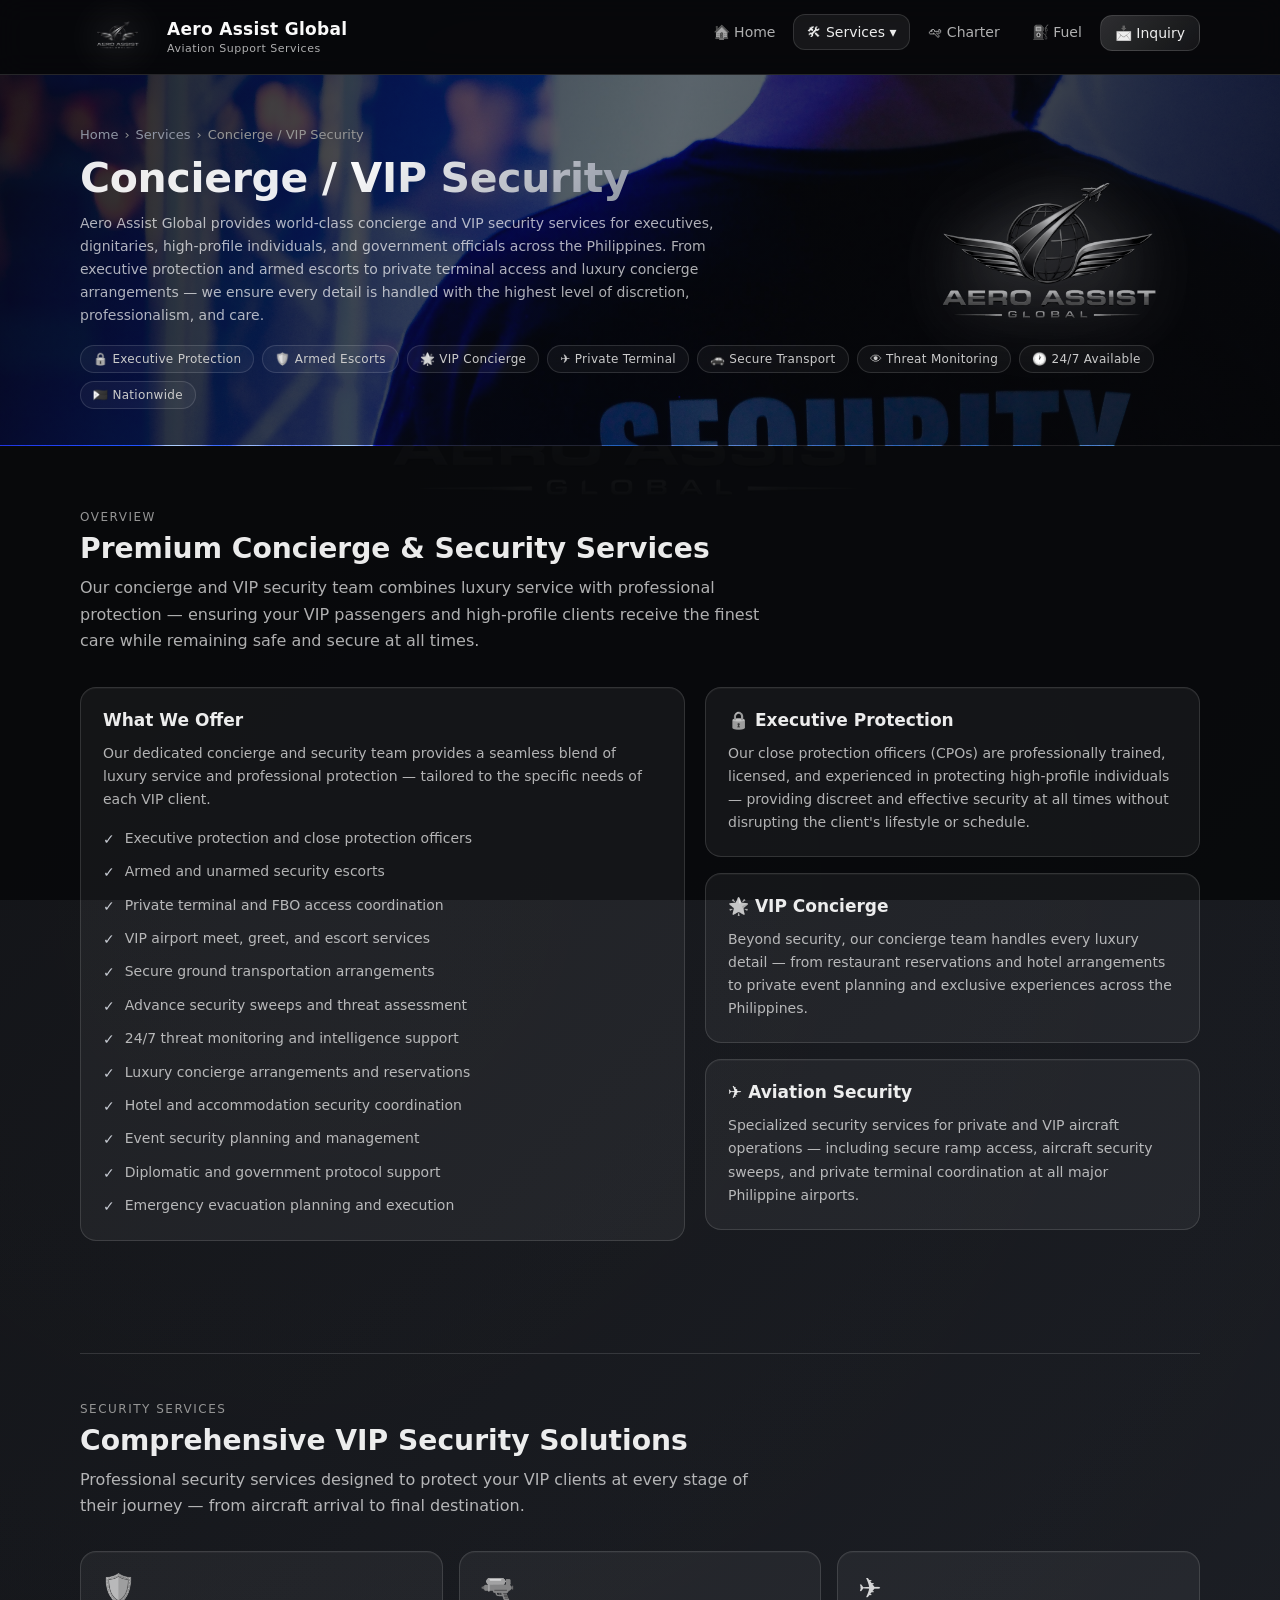
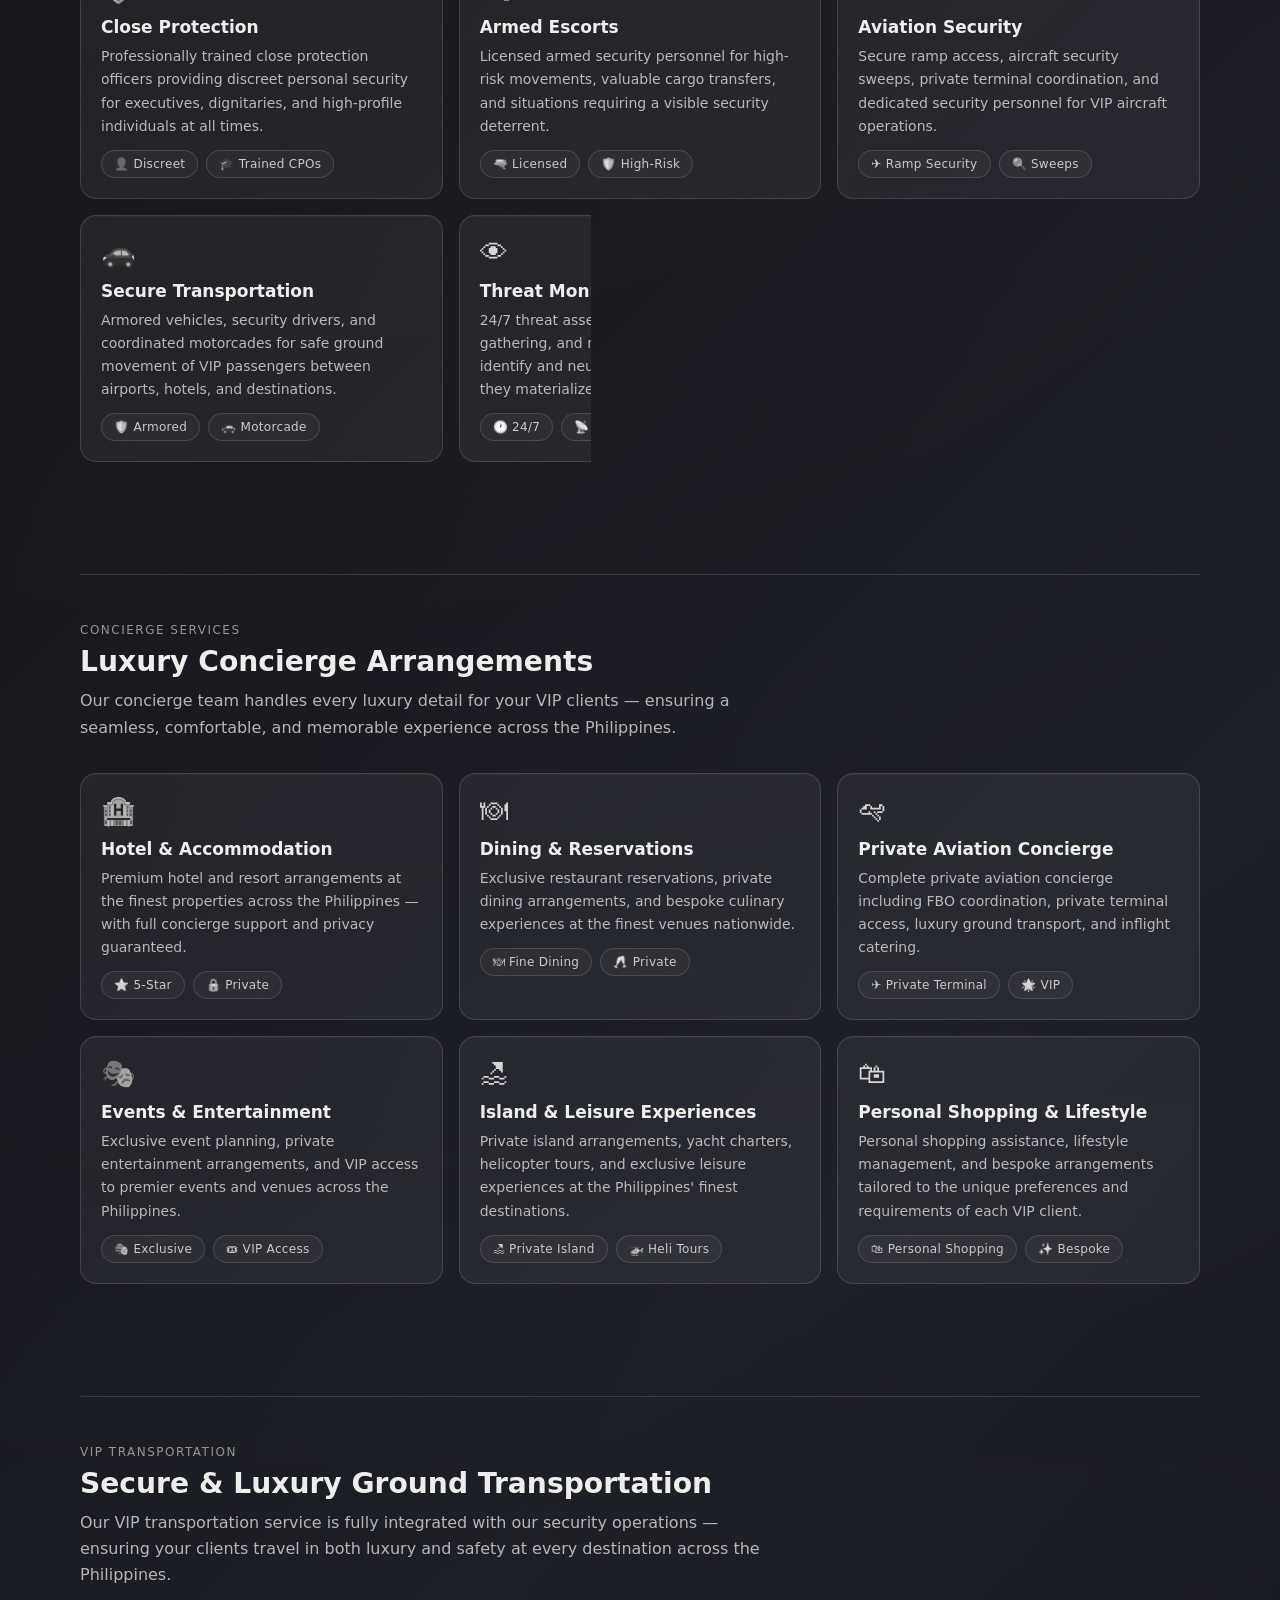
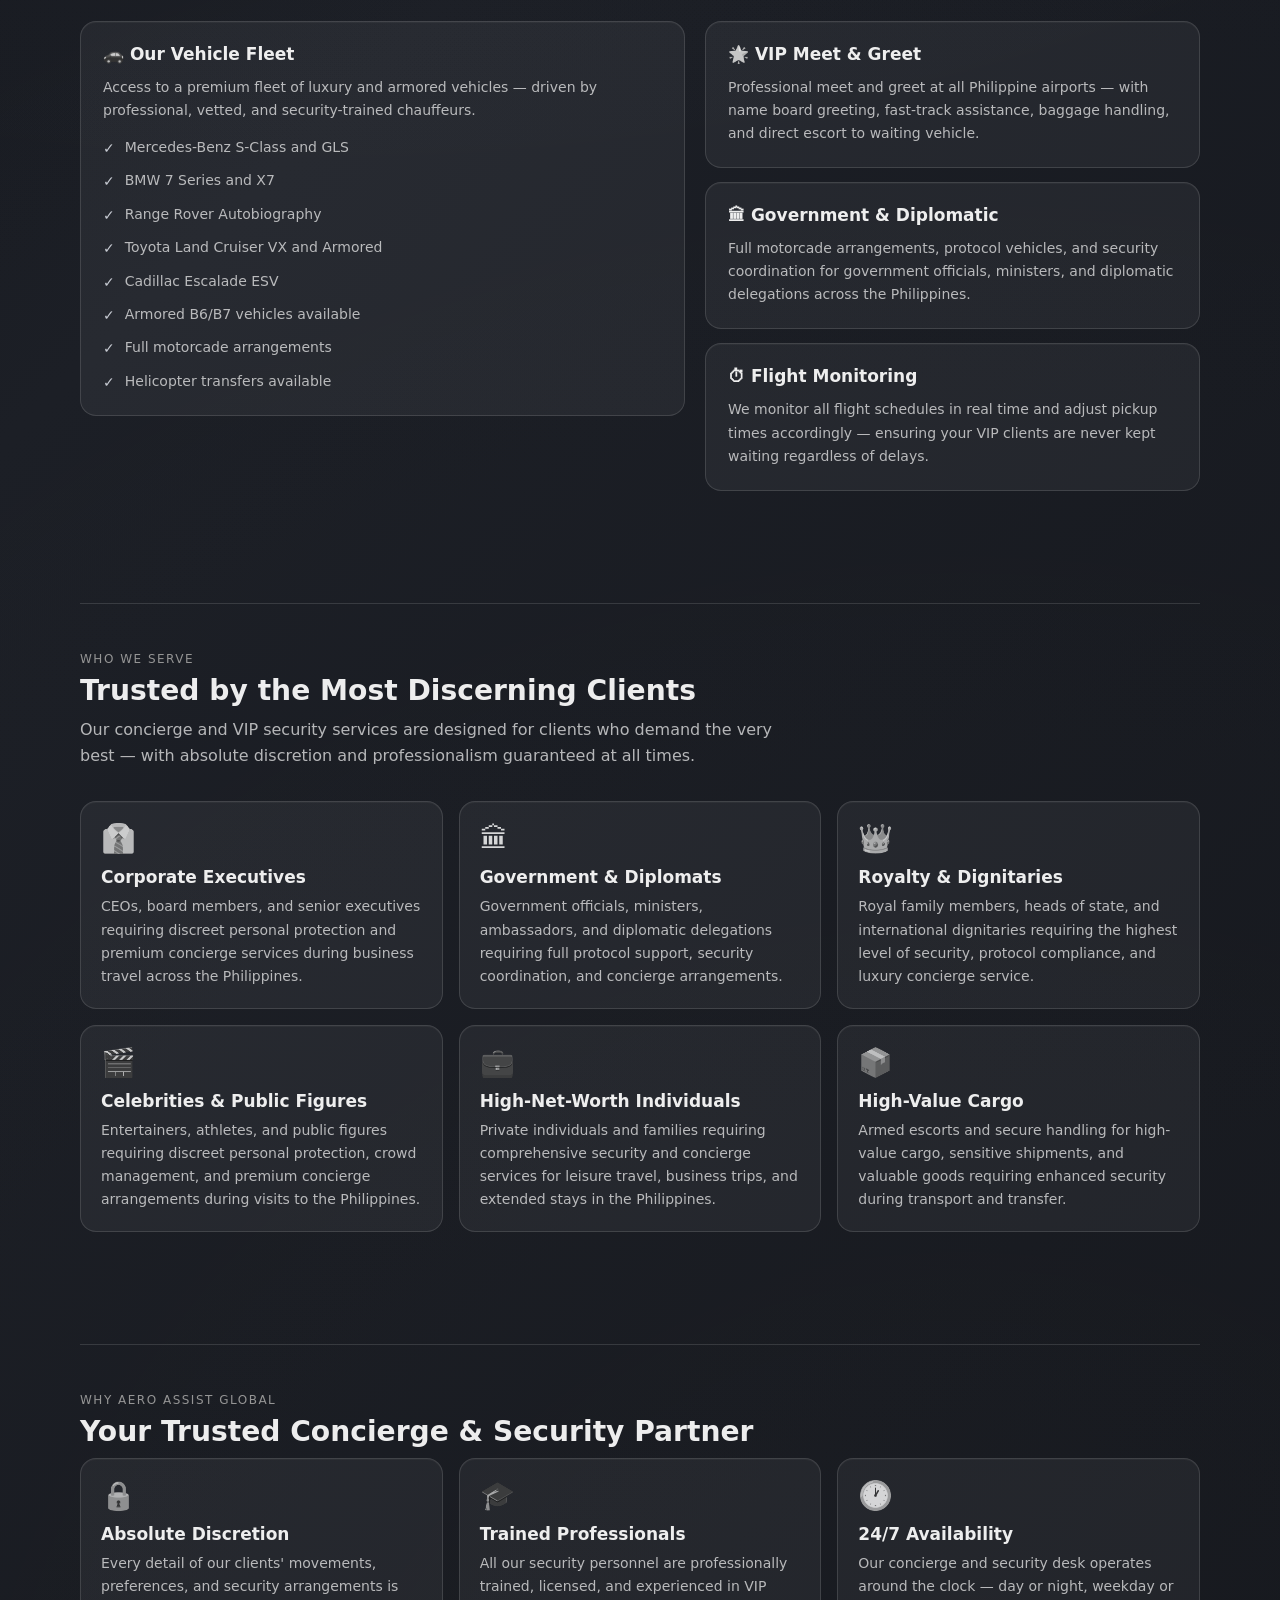
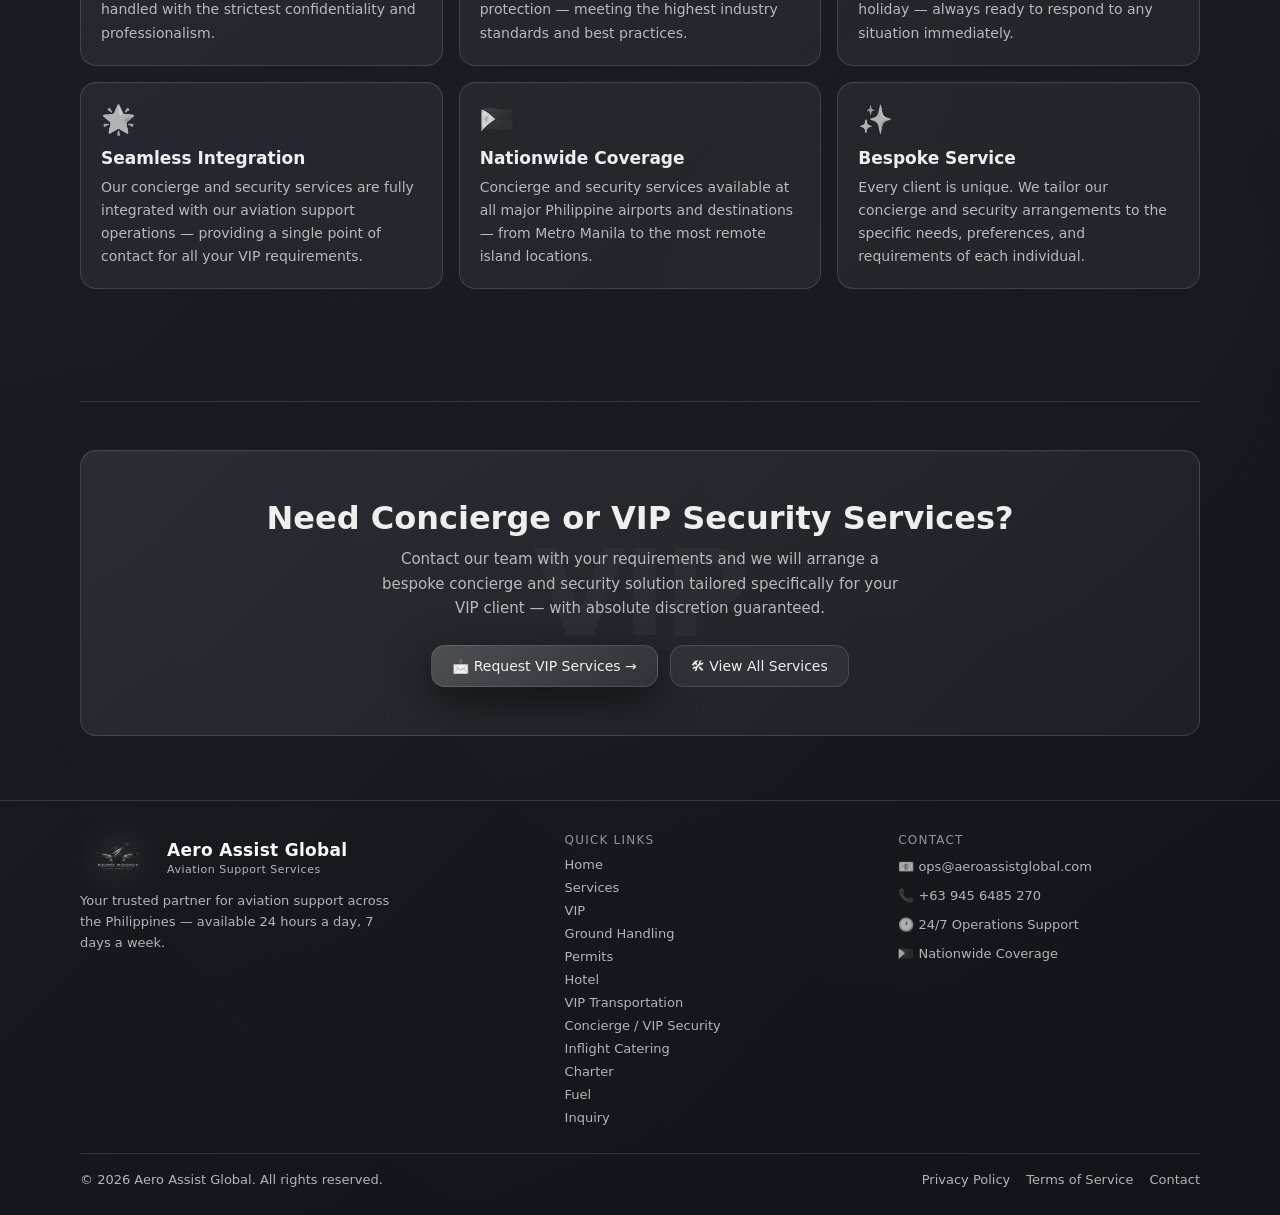
<file: concierge-vip-security.html>
﻿<!DOCTYPE html>
<html lang="en">
<head>
  <meta charset="UTF-8" />
  <meta name="viewport" content="width=device-width, initial-scale=1.0" />
  <meta name="description" content="Aero Assist Global Concierge & VIP Security — Executive protection, secure aircraft handling, armed escorts, private terminal access, and 24/7 threat monitoring for VIPs and dignitaries across the Philippines." />
  <title>Concierge / VIP Security | Aero Assist Global</title>
  <link rel="stylesheet" href="assets/css/styles.css" />
  <link rel="icon" type="image/png" href="assets/img/logo.png" />
</head>
<body class="page-with-logo-bg">

  <a href="#main" class="skip-link">Skip to main content</a>

  <!-- ═══════════════════════════════════════
       HEADER / NAV
  ═══════════════════════════════════════ -->
  <header class="header">
    <div class="container">
      <nav class="nav" role="navigation" aria-label="Main navigation">

        <!-- Brand -->
        <a href="index.html" class="brand">
          <img src="assets/img/logo.png"
               alt="Aero Assist Global Logo"
               style="
                 height: 50px;
                 width: auto;
                 filter: drop-shadow(0 0 20px rgba(255,255,255,0.45)) drop-shadow(0 0 40px rgba(255,255,255,0.15));
                 transition: all 0.4s ease;
               ">
          <div class="brand-text">
            <span class="name">Aero Assist Global</span>
            <span class="tag">Aviation Support Services</span>
          </div>
        </a>

        <!-- Nav Links -->
        <ul class="nav-links" data-nav-links role="list">

          <li class="nav-item">
            <a href="index.html"
               class="nav-link"
               data-page="index.html">
              🏠 Home
            </a>
          </li>

          <li class="nav-item" data-dropdown>
            <a href="services.html"
               class="nav-link active"
               data-page="services.html"
               aria-haspopup="true"
               aria-expanded="false">
              🛠 Services ▾
            </a>
            <div class="dropdown" role="menu">
              <a href="ground-handling.html" role="menuitem">
                <span class="dropdown-icon">✈️</span>
                <div>
                  <div style="font-weight:600;color:rgba(255,255,255,0.92);">VIP Ground Handling</div>
                  <div style="font-size:12px;margin-top:2px;">Ramp, passenger & cargo support</div>
                </div>
              </a>
              <a href="permits.html" role="menuitem">
                <span class="dropdown-icon">📋</span>
                <div>
                  <div style="font-weight:600;color:rgba(255,255,255,0.92);">Permits</div>
                  <div style="font-size:12px;margin-top:2px;">Overflight & landing permits</div>
                </div>
              </a>
              <a href="hotel.html" role="menuitem">
                <span class="dropdown-icon">🏨</span>
                <div>
                  <div style="font-weight:600;color:rgba(255,255,255,0.92);">Hotel</div>
                  <div style="font-size:12px;margin-top:2px;">Crew & passenger accommodation</div>
                </div>
              </a>
              <a href="vip-transport.html" role="menuitem">
                <span class="dropdown-icon">🚗</span>
                <div>
                  <div style="font-weight:600;color:rgba(255,255,255,0.92);">VIP Transportation</div>
                  <div style="font-size:12px;margin-top:2px;">Luxury ground transfers</div>
                </div>
              </a>
              <a href="concierge-vip-security.html" role="menuitem">
                <span class="dropdown-icon">🔒</span>
                <div>
                  <div style="font-weight:600;color:rgba(255,255,255,0.92);">Concierge / VIP Security</div>
                  <div style="font-size:12px;margin-top:2px;">Executive protection & concierge</div>
                </div>
              </a>
              <a href="inflight-catering.html" role="menuitem">
                <span class="dropdown-icon">🍽</span>
                <div>
                  <div style="font-weight:600;color:rgba(255,255,255,0.92);">Inflight Catering</div>
                  <div style="font-size:12px;margin-top:2px;">Premium inflight meal services</div>
                </div>
              </a>
              <a href="caap-liaison.html" role="menuitem">
  <span class="dropdown-icon">🛃</span>
  <div>
    <div style="font-weight:600;color:rgba(255,255,255,0.92);">CAAP Liaison Services</div>
    <div style="font-size:12px;margin-top:2px;">Regulatory & Ramp Coordination</div>
  </div>
</a>
            
            <div style="padding:8px 8px 6px;border-top:1px solid rgba(255,255,255,0.10);margin-top:6px;">
              <a href="services.html" style="display:flex;align-items:center;justify-content:center;gap:8px;padding:10px 14px;border-radius:10px;background:rgba(199,203,211,0.10);border:1px solid rgba(255,255,255,0.12);color:rgba(255,255,255,0.85);font-size:13px;font-weight:600;transition:background 200ms ease;text-decoration:none;">
                &#128717; View All Services &rarr;
              </a>
            </div>
</div>
          </li>

          <li class="nav-item">
            <a href="charter.html"
               class="nav-link"
               data-page="charter.html">
              🛩 Charter
            </a>
          </li>

          <li class="nav-item">
            <a href="fuel.html"
               class="nav-link"
               data-page="fuel.html">
              ⛽ Fuel
            </a>
          </li>

          <li class="nav-item">
            <a href="inquiry.html"
               class="nav-cta"
               data-page="inquiry.html">
              📩 Inquiry
            </a>
          </li>

        </ul>

        <!-- Hamburger -->
        <button
          class="menu-btn"
          data-menu-btn
          aria-label="Toggle navigation menu"
          aria-expanded="false">
          ☰
        </button>

      </nav>
    </div>
  </header>

  <!-- ═══════════════════════════════════════
       MAIN
  ═══════════════════════════════════════ -->
  <main id="main">

    <!-- PAGE HERO -->
<section class="page-hero" aria-labelledby="page-title" style="background-image: url('assets/img/concierge-vip-security.jpg');">

      <img src="assets/img/logo.png"
           alt=""
           aria-hidden="true"
           class="hero-logo">

      <div class="container">

        <nav class="breadcrumbs" aria-label="Breadcrumb">
          <a href="index.html">Home</a>
          <span aria-hidden="true">›</span>
          <a href="services.html">Services</a>
          <span aria-hidden="true">›</span>
          <span>Concierge / VIP Security</span>
        </nav>

        <h1 class="page-title" id="page-title">
          Concierge / <span>VIP Security</span>
        </h1>
        <p class="page-lead">
          Aero Assist Global provides world-class concierge
          and VIP security services for executives, dignitaries,
          high-profile individuals, and government officials
          across the Philippines. From executive protection
          and armed escorts to private terminal access and
          luxury concierge arrangements — we ensure every
          detail is handled with the highest level of
          discretion, professionalism, and care.
        </p>

        <div class="badge-row" style="margin-top:18px;">
          <span class="badge">🔒 Executive Protection</span>
          <span class="badge">🛡️ Armed Escorts</span>
          <span class="badge">🌟 VIP Concierge</span>
          <span class="badge">✈️ Private Terminal</span>
          <span class="badge">🚗 Secure Transport</span>
          <span class="badge">👁 Threat Monitoring</span>
          <span class="badge">🕐 24/7 Available</span>
          <span class="badge">🇵🇭 Nationwide</span>
        </div>

      </div>
    </section>

    <!-- ═══════════════════════════════════════
         SECTION — Overview
    ═══════════════════════════════════════ -->
    <section class="section" aria-labelledby="overview-title">
      <div class="container">

        <p class="section-label">Overview</p>
        <h2 class="section-title reveal" id="overview-title">
          Premium Concierge & Security Services
        </h2>
        <p class="section-sub reveal">
          Our concierge and VIP security team combines
          luxury service with professional protection —
          ensuring your VIP passengers and high-profile
          clients receive the finest care while remaining
          safe and secure at all times.
        </p>

        <div class="split">

          <!-- Left Panel -->
          <div class="panel reveal">
            <h3>What We Offer</h3>
            <p>
              Our dedicated concierge and security team
              provides a seamless blend of luxury service
              and professional protection — tailored to
              the specific needs of each VIP client.
            </p>
            <ul class="check-list" style="margin-top:16px;">
              <li>Executive protection and close protection officers</li>
              <li>Armed and unarmed security escorts</li>
              <li>Private terminal and FBO access coordination</li>
              <li>VIP airport meet, greet, and escort services</li>
              <li>Secure ground transportation arrangements</li>
              <li>Advance security sweeps and threat assessment</li>
              <li>24/7 threat monitoring and intelligence support</li>
              <li>Luxury concierge arrangements and reservations</li>
              <li>Hotel and accommodation security coordination</li>
              <li>Event security planning and management</li>
              <li>Diplomatic and government protocol support</li>
              <li>Emergency evacuation planning and execution</li>
            </ul>
          </div>

          <!-- Right Panels -->
          <div style="display:grid;gap:16px;">

            <div class="panel reveal">
              <h3>🔒 Executive Protection</h3>
              <p>
                Our close protection officers (CPOs) are
                professionally trained, licensed, and
                experienced in protecting high-profile
                individuals — providing discreet and
                effective security at all times without
                disrupting the client's lifestyle or schedule.
              </p>
            </div>

            <div class="panel reveal">
              <h3>🌟 VIP Concierge</h3>
              <p>
                Beyond security, our concierge team handles
                every luxury detail — from restaurant
                reservations and hotel arrangements to
                private event planning and exclusive
                experiences across the Philippines.
              </p>
            </div>

            <div class="panel reveal">
              <h3>✈️ Aviation Security</h3>
              <p>
                Specialized security services for private
                and VIP aircraft operations — including
                secure ramp access, aircraft security
                sweeps, and private terminal coordination
                at all major Philippine airports.
              </p>
            </div>

          </div>

        </div>

      </div>
    </section>

    <!-- ═══════════════════════════════════════
         SECTION — Security Services
    ═══════════════════════════════════════ -->
    <section class="section" style="padding-top:0;" aria-labelledby="security-title">
      <div class="container">

        <hr class="divider" />

        <p class="section-label">Security Services</p>
        <h2 class="section-title reveal" id="security-title">
          Comprehensive VIP Security Solutions
        </h2>
        <p class="section-sub reveal">
          Professional security services designed to protect
          your VIP clients at every stage of their journey —
          from aircraft arrival to final destination.
        </p>

        <div class="grid-3">

          <div class="card reveal">
            <div class="card-icon">🛡️</div>
            <h3>Close Protection</h3>
            <p>
              Professionally trained close protection
              officers providing discreet personal
              security for executives, dignitaries,
              and high-profile individuals at all times.
            </p>
            <div class="badge-row" style="margin-top:12px;">
              <span class="badge">👤 Discreet</span>
              <span class="badge">🎓 Trained CPOs</span>
            </div>
          </div>

          <div class="card reveal">
            <div class="card-icon">🔫</div>
            <h3>Armed Escorts</h3>
            <p>
              Licensed armed security personnel for
              high-risk movements, valuable cargo
              transfers, and situations requiring
              a visible security deterrent.
            </p>
            <div class="badge-row" style="margin-top:12px;">
              <span class="badge">🔫 Licensed</span>
              <span class="badge">🛡️ High-Risk</span>
            </div>
          </div>

          <div class="card reveal">
            <div class="card-icon">✈️</div>
            <h3>Aviation Security</h3>
            <p>
              Secure ramp access, aircraft security
              sweeps, private terminal coordination,
              and dedicated security personnel for
              VIP aircraft operations.
            </p>
            <div class="badge-row" style="margin-top:12px;">
              <span class="badge">✈️ Ramp Security</span>
              <span class="badge">🔍 Sweeps</span>
            </div>
          </div>

          <div class="card reveal">
            <div class="card-icon">🚗</div>
            <h3>Secure Transportation</h3>
            <p>
              Armored vehicles, security drivers, and
              coordinated motorcades for safe ground
              movement of VIP passengers between
              airports, hotels, and destinations.
            </p>
            <div class="badge-row" style="margin-top:12px;">
              <span class="badge">🛡️ Armored</span>
              <span class="badge">🚗 Motorcade</span>
            </div>
          </div>

          <div class="card reveal">
            <div class="card-icon">👁</div>
            <h3>Threat Monitoring</h3>
            <p>
              24/7 threat assessment, intelligence
              gathering, and real-time monitoring
              to identify and neutralize potential
              risks before they materialize.
            </p>
            <div class="badge-row" style="margin-top:12px;">
              <span class="badge">🕐 24/7</span>
              <span class="badge">📡 Real-Time</span>
            </div>
          </div>

          <div class="card reveal">
            <div class="card-icon">🚨</div>
            <h3>Emergency Response</h3>
            <p>
              Rapid emergency response planning and
              execution — including evacuation
              procedures, medical emergency protocols,
              and crisis management support.
            </p>
            <div class="badge-row" style="margin-top:12px;">
              <span class="badge">⚡ Rapid Response</span>
              <span class="badge">🚑 Medical</span>
            </div>
          </div>

        </div>

      </div>
    </section>

    <!-- ═══════════════════════════════════════
         SECTION — Concierge Services
    ═══════════════════════════════════════ -->
    <section class="section" style="padding-top:0;" aria-labelledby="concierge-title">
      <div class="container">

        <hr class="divider" />

        <p class="section-label">Concierge
                  Services</p>
        <h2 class="section-title reveal" id="concierge-title">
          Luxury Concierge Arrangements
        </h2>
        <p class="section-sub reveal">
          Our concierge team handles every luxury detail
          for your VIP clients — ensuring a seamless,
          comfortable, and memorable experience across
          the Philippines.
        </p>

        <div class="grid-3">

          <div class="card reveal">
            <div class="card-icon">🏨</div>
            <h3>Hotel & Accommodation</h3>
            <p>
              Premium hotel and resort arrangements
              at the finest properties across the
              Philippines — with full concierge
              support and privacy guaranteed.
            </p>
            <div class="badge-row" style="margin-top:12px;">
              <span class="badge">⭐ 5-Star</span>
              <span class="badge">🔒 Private</span>
            </div>
          </div>

          <div class="card reveal">
            <div class="card-icon">🍽</div>
            <h3>Dining & Reservations</h3>
            <p>
              Exclusive restaurant reservations,
              private dining arrangements, and
              bespoke culinary experiences at
              the finest venues nationwide.
            </p>
            <div class="badge-row" style="margin-top:12px;">
              <span class="badge">🍽 Fine Dining</span>
              <span class="badge">🥂 Private</span>
            </div>
          </div>

          <div class="card reveal">
            <div class="card-icon">🛩</div>
            <h3>Private Aviation Concierge</h3>
            <p>
              Complete private aviation concierge
              including FBO coordination, private
              terminal access, luxury ground
              transport, and inflight catering.
            </p>
            <div class="badge-row" style="margin-top:12px;">
              <span class="badge">✈️ Private Terminal</span>
              <span class="badge">🌟 VIP</span>
            </div>
          </div>

          <div class="card reveal">
            <div class="card-icon">🎭</div>
            <h3>Events & Entertainment</h3>
            <p>
              Exclusive event planning, private
              entertainment arrangements, and
              VIP access to premier events
              and venues across the Philippines.
            </p>
            <div class="badge-row" style="margin-top:12px;">
              <span class="badge">🎭 Exclusive</span>
              <span class="badge">🎟 VIP Access</span>
            </div>
          </div>

          <div class="card reveal">
            <div class="card-icon">🏖</div>
            <h3>Island & Leisure Experiences</h3>
            <p>
              Private island arrangements, yacht
              charters, helicopter tours, and
              exclusive leisure experiences at
              the Philippines' finest destinations.
            </p>
            <div class="badge-row" style="margin-top:12px;">
              <span class="badge">🏖 Private Island</span>
              <span class="badge">🚁 Heli Tours</span>
            </div>
          </div>

          <div class="card reveal">
            <div class="card-icon">🛍</div>
            <h3>Personal Shopping & Lifestyle</h3>
            <p>
              Personal shopping assistance, lifestyle
              management, and bespoke arrangements
              tailored to the unique preferences
              and requirements of each VIP client.
            </p>
            <div class="badge-row" style="margin-top:12px;">
              <span class="badge">🛍 Personal Shopping</span>
              <span class="badge">✨ Bespoke</span>
            </div>
          </div>

        </div>

      </div>
    </section>

    <!-- ═══════════════════════════════════════
         SECTION — VIP Transportation
    ═══════════════════════════════════════ -->
    <section class="section" style="padding-top:0;" aria-labelledby="transport-title">
      <div class="container">

        <hr class="divider" />

        <p class="section-label">VIP Transportation</p>
        <h2 class="section-title reveal" id="transport-title">
          Secure & Luxury Ground Transportation
        </h2>
        <p class="section-sub reveal">
          Our VIP transportation service is fully integrated
          with our security operations — ensuring your
          clients travel in both luxury and safety
          at every destination across the Philippines.
        </p>

        <div class="split">

          <div class="panel reveal">
            <h3>🚗 Our Vehicle Fleet</h3>
            <p style="margin-bottom:14px;">
              Access to a premium fleet of luxury and
              armored vehicles — driven by professional,
              vetted, and security-trained chauffeurs.
            </p>
            <ul class="check-list">
              <li>Mercedes-Benz S-Class and GLS</li>
              <li>BMW 7 Series and X7</li>
              <li>Range Rover Autobiography</li>
              <li>Toyota Land Cruiser VX and Armored</li>
              <li>Cadillac Escalade ESV</li>
              <li>Armored B6/B7 vehicles available</li>
              <li>Full motorcade arrangements</li>
              <li>Helicopter transfers available</li>
            </ul>
          </div>

          <div style="display:grid;gap:14px;">

            <div class="panel reveal">
              <h3>🌟 VIP Meet & Greet</h3>
              <p>
                Professional meet and greet at all
                Philippine airports — with name board
                greeting, fast-track assistance,
                baggage handling, and direct escort
                to waiting vehicle.
              </p>
            </div>

            <div class="panel reveal">
              <h3>🏛 Government & Diplomatic</h3>
              <p>
                Full motorcade arrangements, protocol
                vehicles, and security coordination
                for government officials, ministers,
                and diplomatic delegations across
                the Philippines.
              </p>
            </div>

            <div class="panel reveal">
              <h3>⏱ Flight Monitoring</h3>
              <p>
                We monitor all flight schedules in
                real time and adjust pickup times
                accordingly — ensuring your VIP
                clients are never kept waiting
                regardless of delays.
              </p>
            </div>

          </div>

        </div>

      </div>
    </section>

    <!-- ═══════════════════════════════════════
         SECTION — Who We Serve
    ═══════════════════════════════════════ -->
    <section class="section" style="padding-top:0;" aria-labelledby="clients-title">
      <div class="container">

        <hr class="divider" />

        <p class="section-label">Who We Serve</p>
        <h2 class="section-title reveal" id="clients-title">
          Trusted by the Most Discerning Clients
        </h2>
        <p class="section-sub reveal">
          Our concierge and VIP security services are
          designed for clients who demand the very best
          — with absolute discretion and professionalism
          guaranteed at all times.
        </p>

        <div class="grid-3">

          <div class="card reveal">
            <div class="card-icon">👔</div>
            <h3>Corporate Executives</h3>
            <p>
              CEOs, board members, and senior executives
              requiring discreet personal protection
              and premium concierge services during
              business travel across the Philippines.
            </p>
          </div>

          <div class="card reveal">
            <div class="card-icon">🏛</div>
            <h3>Government & Diplomats</h3>
            <p>
              Government officials, ministers, ambassadors,
              and diplomatic delegations requiring full
              protocol support, security coordination,
              and concierge arrangements.
            </p>
          </div>

          <div class="card reveal">
            <div class="card-icon">👑</div>
            <h3>Royalty & Dignitaries</h3>
            <p>
              Royal family members, heads of state,
              and international dignitaries requiring
              the highest level of security, protocol
              compliance, and luxury concierge service.
            </p>
          </div>

          <div class="card reveal">
            <div class="card-icon">🎬</div>
            <h3>Celebrities & Public Figures</h3>
            <p>
              Entertainers, athletes, and public figures
              requiring discreet personal protection,
              crowd management, and premium concierge
              arrangements during visits to the Philippines.
            </p>
          </div>

          <div class="card reveal">
            <div class="card-icon">💼</div>
            <h3>High-Net-Worth Individuals</h3>
            <p>
              Private individuals and families requiring
              comprehensive security and concierge
              services for leisure travel, business
              trips, and extended stays in the Philippines.
            </p>
          </div>

          <div class="card reveal">
            <div class="card-icon">📦</div>
            <h3>High-Value Cargo</h3>
            <p>
              Armed escorts and secure handling for
              high-value cargo, sensitive shipments,
              and valuable goods requiring enhanced
              security during transport and transfer.
            </p>
          </div>

        </div>

      </div>
    </section>

    <!-- ═══════════════════════════════════════
         SECTION — Why Choose Us
    ═══════════════════════════════════════ -->
    <section class="section" style="padding-top:0;" aria-labelledby="why-title">
      <div class="container">

        <hr class="divider" />

        <p class="section-label">Why Aero Assist Global</p>
        <h2 class="section-title reveal" id="why-title">
          Your Trusted Concierge & Security Partner
        </h2>

        <div class="grid-3">

          <div class="card reveal">
            <div class="card-icon">🔒</div>
            <h3>Absolute Discretion</h3>
            <p>
              Every detail of our clients' movements,
              preferences, and security arrangements
              is handled with the strictest
              confidentiality and professionalism.
            </p>
          </div>

          <div class="card reveal">
            <div class="card-icon">🎓</div>
            <h3>Trained Professionals</h3>
            <p>
              All our security personnel are professionally
              trained, licensed, and experienced in VIP
              protection — meeting the highest industry
              standards and best practices.
            </p>
          </div>

          <div class="card reveal">
            <div class="card-icon">🕐</div>
            <h3>24/7 Availability</h3>
            <p>
              Our concierge and security desk operates
              around the clock — day or night, weekday
              or holiday — always ready to respond
              to any situation immediately.
            </p>
          </div>

          <div class="card reveal">
            <div class="card-icon">🌟</div>
            <h3>Seamless Integration</h3>
            <p>
              Our concierge and security services are
              fully integrated with our aviation support
              operations — providing a single point of
              contact for all your VIP requirements.
            </p>
          </div>

          <div class="card reveal">
            <div class="card-icon">🇵🇭</div>
            <h3>Nationwide Coverage</h3>
            <p>
              Concierge and security services available
              at all major Philippine airports and
              destinations — from Metro Manila to
              the most remote island locations.
            </p>
          </div>

          <div class="card reveal">
            <div class="card-icon">✨</div>
            <h3>Bespoke Service</h3>
            <p>
              Every client is unique. We tailor our
              concierge and security arrangements
              to the specific needs, preferences,
              and requirements of each individual.
            </p>
          </div>

        </div>

      </div>
    </section>

    <!-- ═══════════════════════════════════════
         CTA STRIP
    ═══════════════════════════════════════ -->
    <section class="section" style="padding-top:0;" aria-label="Call to action">
      <div class="container">

        <hr class="divider" />

        <div class="panel reveal" style="
          text-align:center;
          padding:48px 28px;
          background:linear-gradient(135deg,
            rgba(199,203,211,0.10),
            rgba(255,255,255,0.04));
          position:relative;
          overflow:hidden;">

          <div aria-hidden="true" style="
            position:absolute;
            inset:0;
            display:flex;
            align-items:center;
            justify-content:center;
            font-size:clamp(50px,10vw,120px);
            font-weight:900;
            color:rgba(255,255,255,0.03);
            pointer-events:none;
            user-select:none;
            letter-spacing:-4px;">
            VIP
          </div>

          <div style="position:relative;">
            <h2 style="margin:0 0 10px;font-size:clamp(22px,2.5vw,34px);">
              Need Concierge or VIP Security Services?
            </h2>
            <p style="
              color:var(--muted);
              max-width:55ch;
              margin:0 auto 24px;
              line-height:1.65;
              font-size:15px;">
              Contact our team with your requirements
              and we will arrange a bespoke concierge
              and security solution tailored specifically
              for your VIP client — with absolute
              discretion guaranteed.
            </p>
            <div class="actions" style="justify-content:center;">
              <a href="inquiry.html" class="btn primary">
                📩 Request VIP Services →
              </a>
              <a href="services.html" class="btn">
                🛠 View All Services
              </a>
            </div>
          </div>

        </div>

      </div>
    </section>

  </main>

  <!-- ═══════════════════════════════════════
       FOOTER
  ═══════════════════════════════════════ -->
  <footer class="footer" role="contentinfo">
    <div class="container">
      <div class="footer-inner">

        <div>
          <div class="brand" style="margin-bottom:8px;">
            <img src="assets/img/logo.png" alt="Aero Assist Global Logo" />
            <div class="brand-text">
              <span class="name">Aero Assist Global</span>
              <span class="tag">Aviation Support Services</span>
            </div>
          </div>
          <p style="font-size:13px;color:var(--muted);max-width:38ch;line-height:1.6;">
            Your trusted partner for aviation support
            across the Philippines — available
            24 hours a day, 7 days a week.
          </p>
        </div>

        <div>
          <p style="
            font-size:12px;
            text-transform:uppercase;
            letter-spacing:1.2px;
            color:var(--silver-2);
            margin:0 0 10px;">
            Quick Links
          </p>
          <div class="footer-links" style="flex-direction:column;gap:8px;">
            <a href="index.html">Home</a>
            <a href="services.html">Services</a>
            <a href="ground-handling.html">VIP</a>
                        Ground Handling</a>
            <a href="permits.html">Permits</a>
            <a href="hotel.html">Hotel</a>
            <a href="vip-transport.html">VIP Transportation</a>
            <a href="concierge-vip-security.html">Concierge / VIP Security</a>
            <a href="inflight-catering.html">Inflight Catering</a>
            <a href="charter.html">Charter</a>
            <a href="fuel.html">Fuel</a>
            <a href="inquiry.html">Inquiry</a>
          </div>
        </div>

        <div>
          <p style="
            font-size:12px;
            text-transform:uppercase;
            letter-spacing:1.2px;
            color:var(--silver-2);
            margin:0 0 10px;">
            Contact
          </p>
          <div style="
            display:grid;
            gap:8px;
            font-size:13px;
            color:var(--muted);
            line-height:1.6;">
            <span>📧 ops@aeroassistglobal.com</span>
            <span>📞 +63 945 6485 270</span>
            <span>🕐 24/7 Operations Support</span>
            <span>🇵🇭 Nationwide Coverage</span>
          </div>
        </div>

      </div>

      <div style="
        margin-top:28px;
        padding-top:18px;
        border-top:1px solid var(--border);
        display:flex;
        align-items:center;
        justify-content:space-between;
        flex-wrap:wrap;
        gap:12px;
        font-size:13px;
        color:var(--muted);">
        <span>
          © <span data-year></span> Aero Assist Global.
          All rights reserved.
        </span>
        <div class="footer-links">
          <a href="inquiry.html">Privacy Policy</a>
          <a href="inquiry.html">Terms of Service</a>
          <a href="inquiry.html">Contact</a>
        </div>
      </div>

    </div>
  </footer>

  <script src="assets/js/main.js"></script>
</body>
</html>
</file>
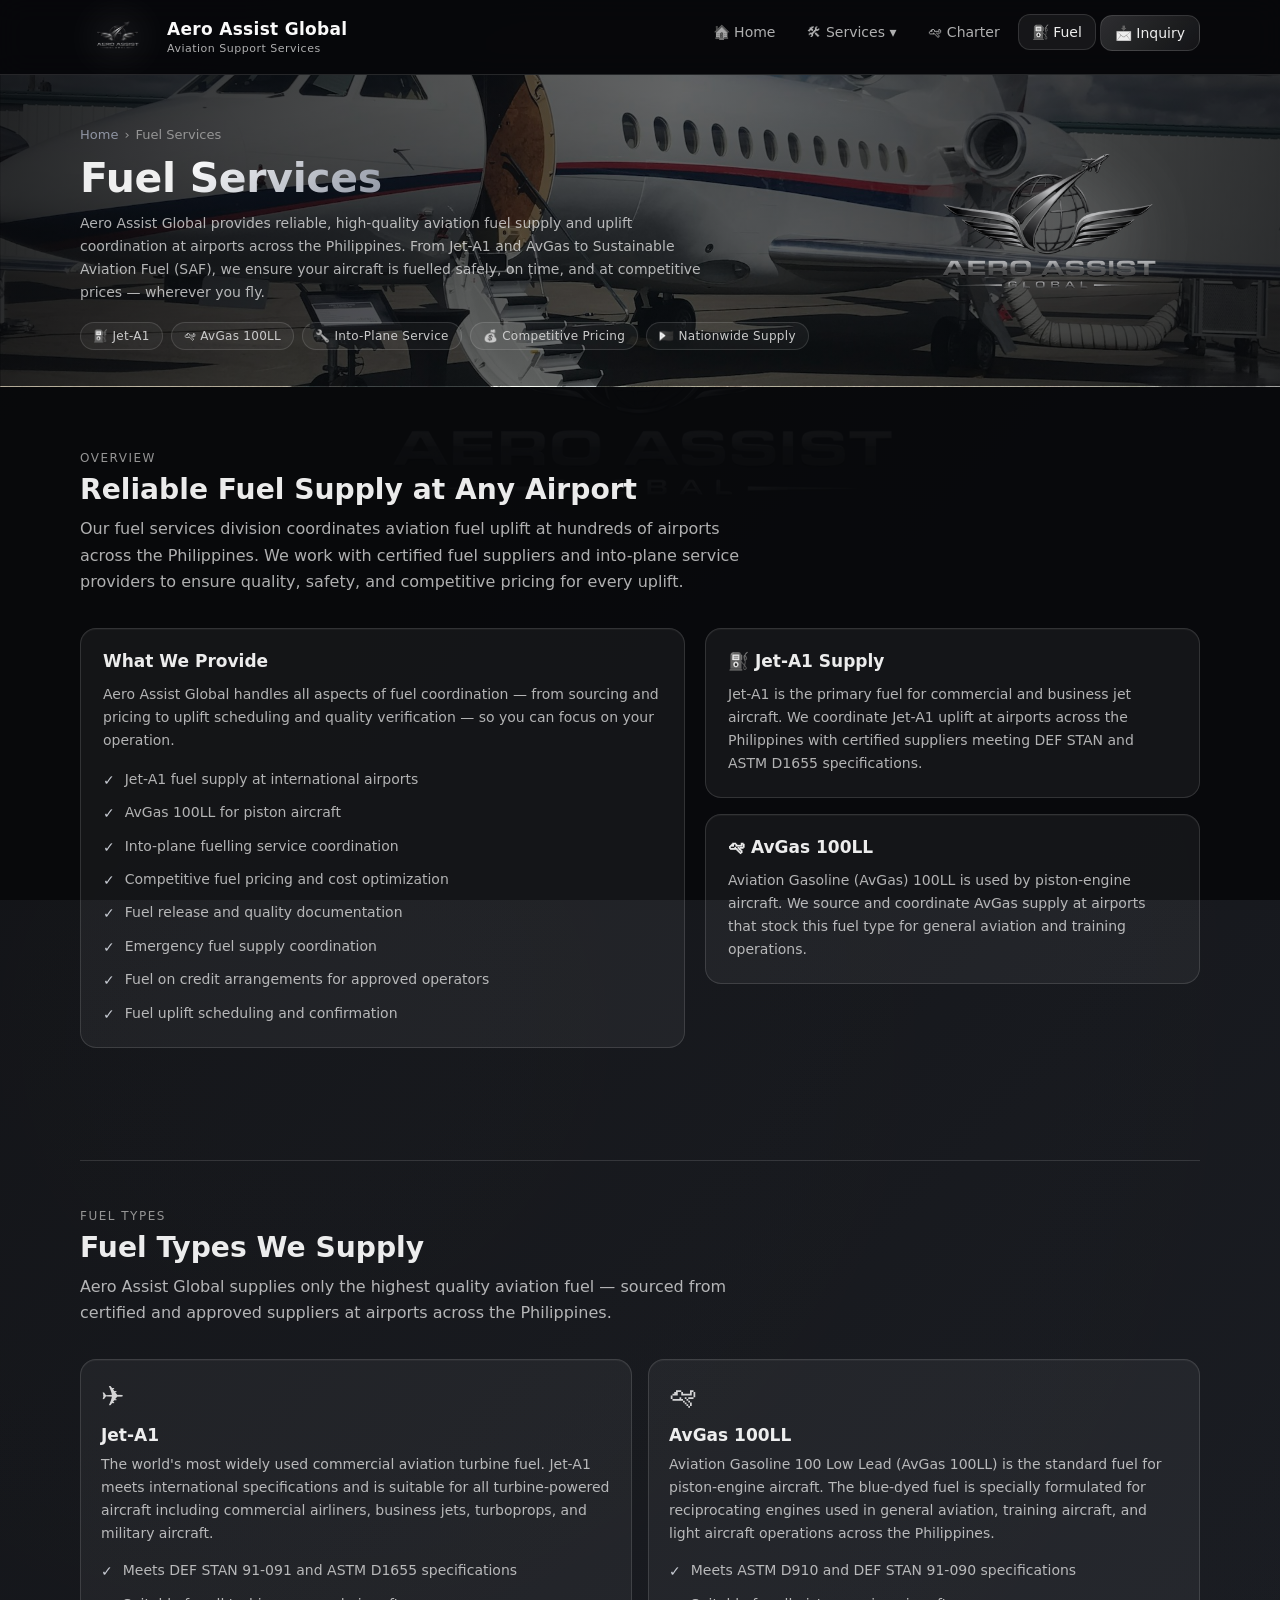
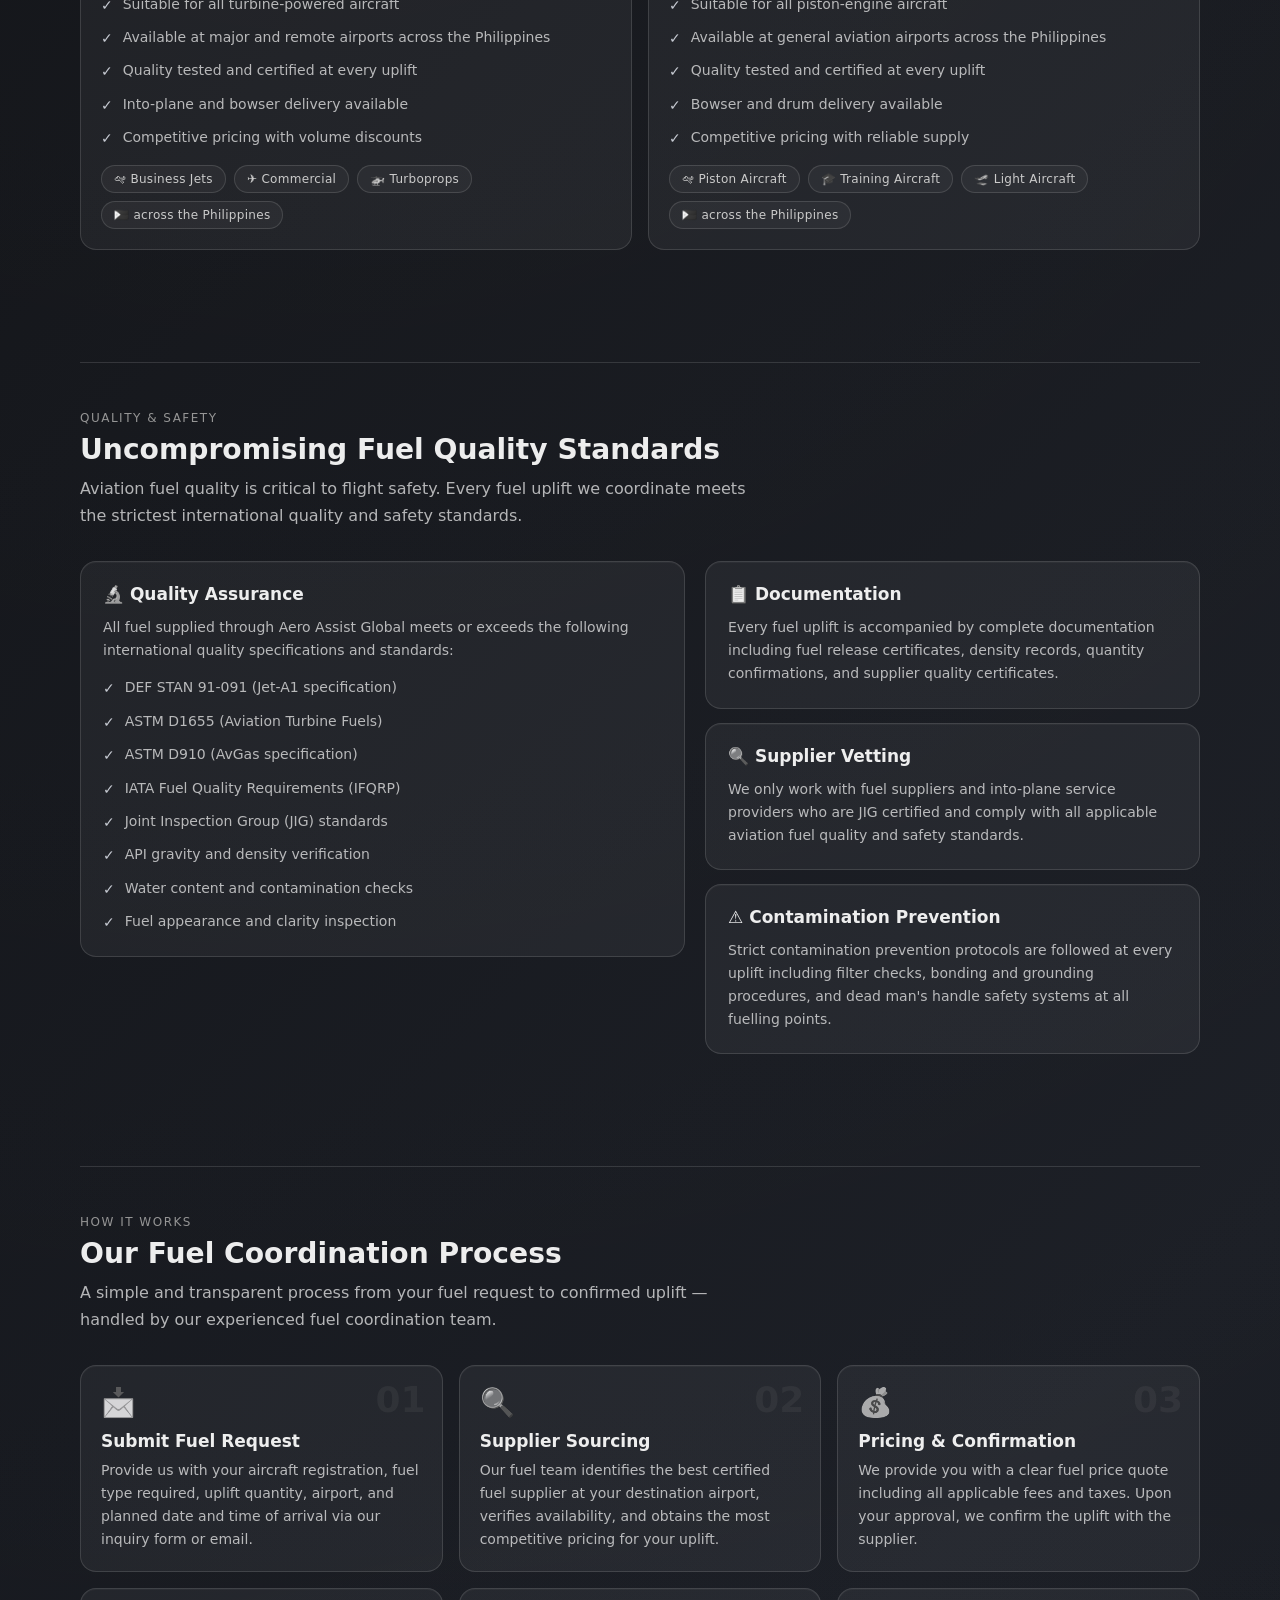
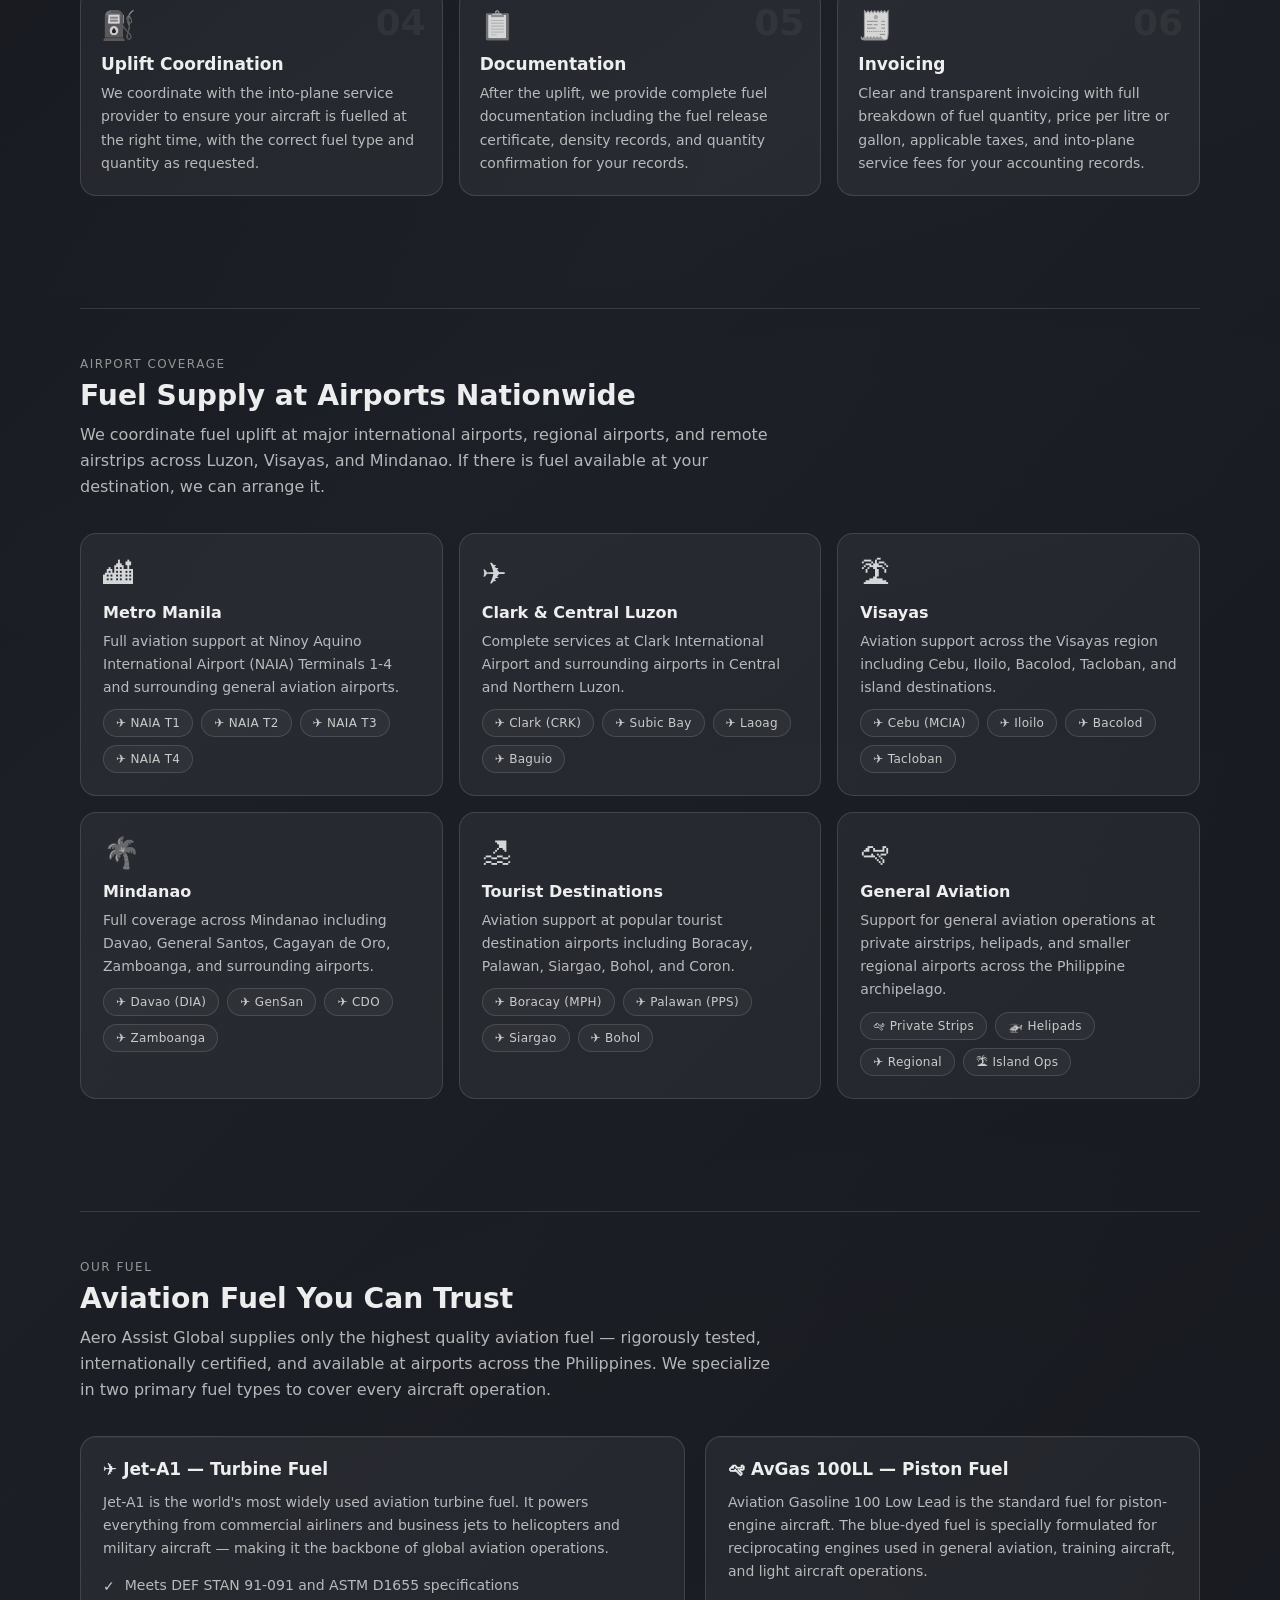
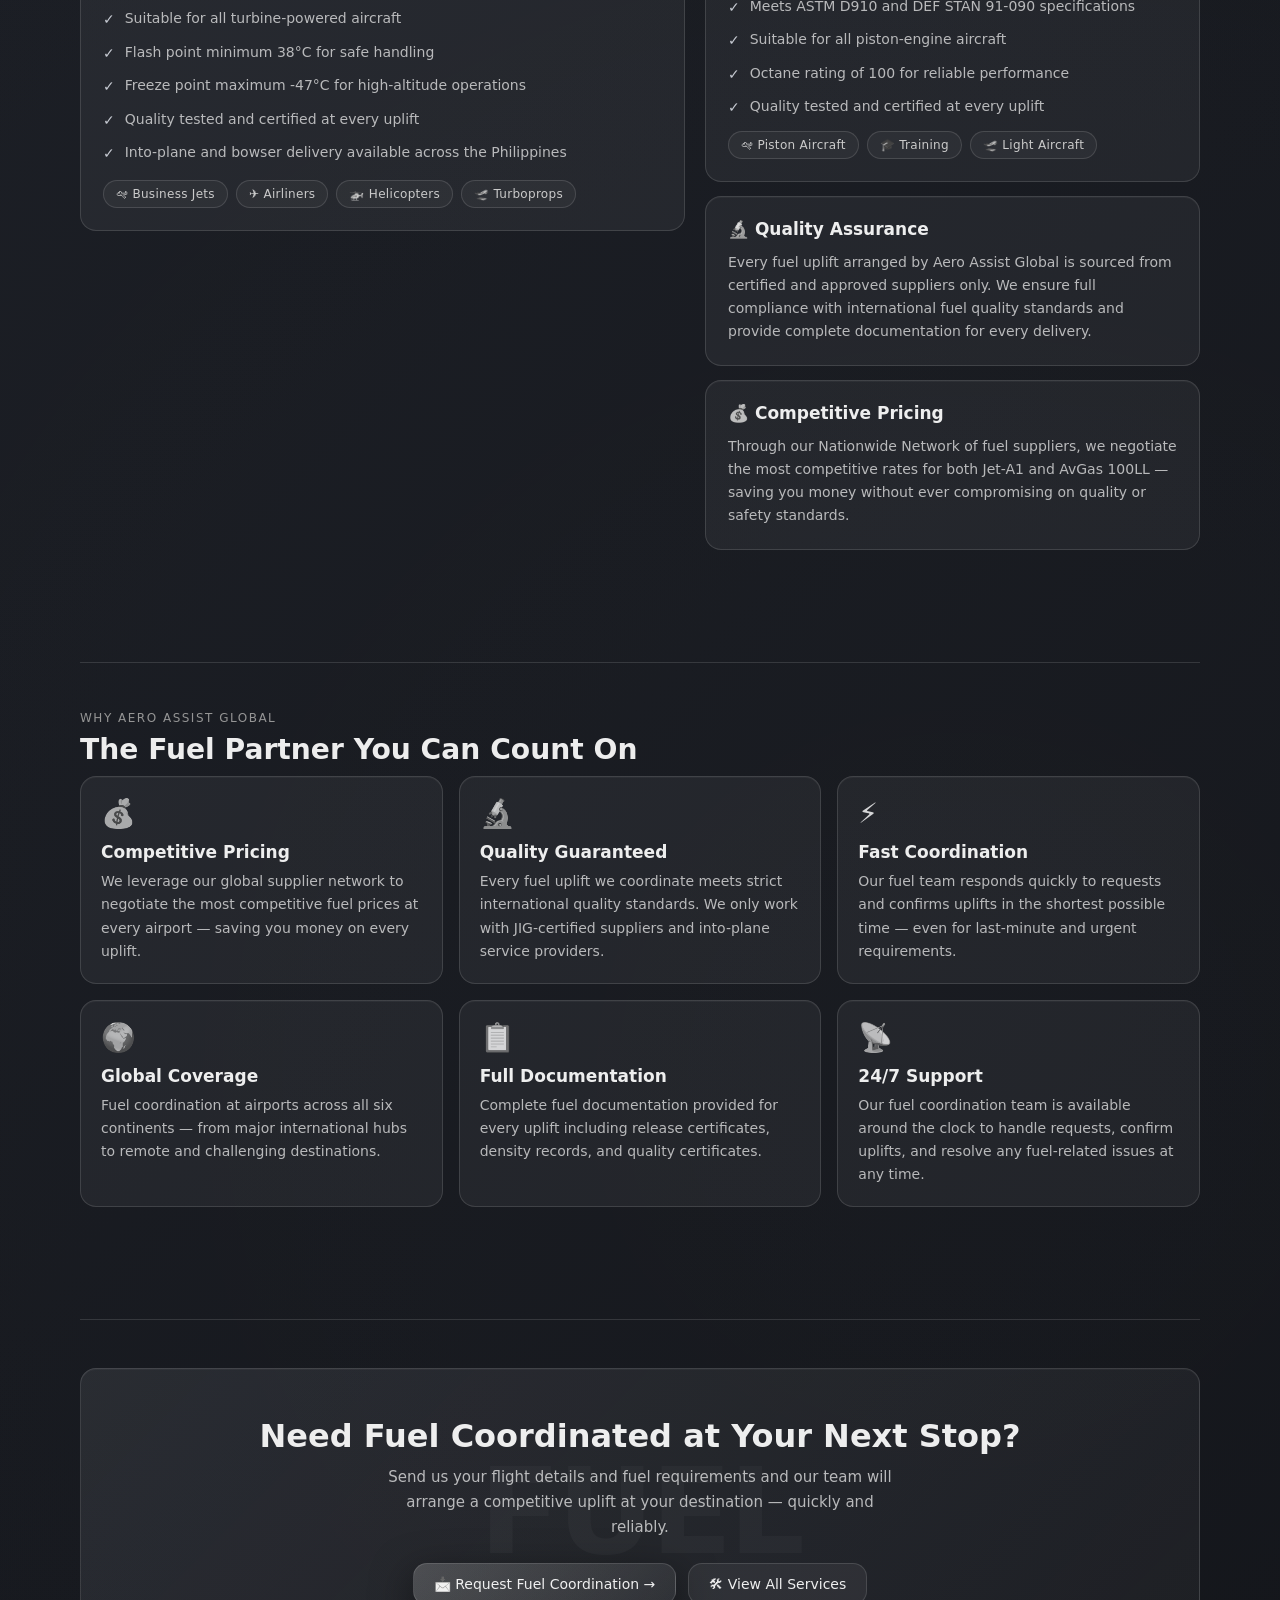
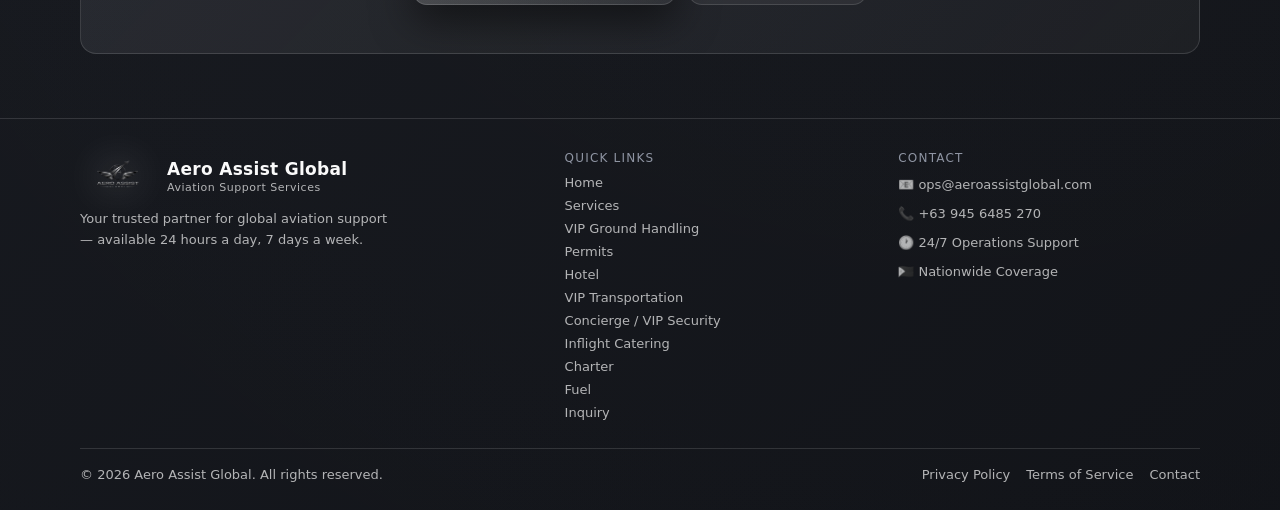
<file: fuel.html>
﻿<!DOCTYPE html>
<html lang="en">
<head>
  <meta charset="UTF-8" />
  <meta name="viewport" content="width=device-width, initial-scale=1.0" />
  <meta name="description" content="Aero Assist Global Fuel Services — Jet-A1, AvGas, and Sustainable Aviation Fuel (SAF) supply at airports across the Philippines." />
  <title>Fuel Services | Aero Assist Global</title>
  <link rel="stylesheet" href="assets/css/styles.css" />
  <link rel="icon" type="image/png" href="assets/img/logo.png" />
</head>
<body class="page-with-logo-bg">

  <a href="#main" class="skip-link">Skip to main content</a>

  <!-- ═══════════════════════════════════════
       HEADER / NAV
  ═══════════════════════════════════════ -->
  <header class="header">
    <div class="container">
      <nav class="nav" role="navigation" aria-label="Main navigation">

      <!-- Brand - Logo + Name Side by Side -->
<a href="index.html" class="brand">
  <img src="assets/img/logo.png" 
       alt="Aero Assist Global Logo"
       style="
         height: 50px; 
         width: auto;
         filter: drop-shadow(0 0 20px rgba(255,255,255,0.45)) drop-shadow(0 0 40px rgba(255,255,255,0.15));
         transition: all 0.4s ease;
       ">
  <div class="brand-text">
    <span class="name">Aero Assist Global</span>
    <span class="tag">Aviation Support Services</span>
  </div>
</a>

        <!-- Nav Links -->
        <ul class="nav-links" data-nav-links role="list">

          <li class="nav-item">
            <a href="index.html"
               class="nav-link"
               data-page="index.html">
              🏠 Home
            </a>
          </li>

          <!-- Services with dropdown -->
          <li class="nav-item" data-dropdown>
            <a href="services.html"
               class="nav-link"
               data-page="services.html"
               aria-haspopup="true"
               aria-expanded="false">
              🛠 Services ▾
            </a>
           <div class="dropdown" role="menu">
  <a href="ground-handling.html" role="menuitem">
    <span class="dropdown-icon">✈️</span>
    <div>
      <div style="font-weight:600;color:rgba(255,255,255,0.92);">VIP Ground Handling</div>
      <div style="font-size:12px;margin-top:2px;">Ramp, passenger & cargo support</div>
    </div>
  </a>
  <a href="permits.html" role="menuitem">
    <span class="dropdown-icon">📋</span>
    <div>
      <div style="font-weight:600;color:rgba(255,255,255,0.92);">Permits</div>
      <div style="font-size:12px;margin-top:2px;">Overflight & landing permits</div>
    </div>
  </a>
  <a href="hotel.html" role="menuitem">
    <span class="dropdown-icon">🏨</span>
    <div>
      <div style="font-weight:600;color:rgba(255,255,255,0.92);">Hotel</div>
      <div style="font-size:12px;margin-top:2px;">Crew & passenger accommodation</div>
    </div>
  </a>
  <a href="vip-transport.html" role="menuitem">
    <span class="dropdown-icon">🚗</span>
    <div>
      <div style="font-weight:600;color:rgba(255,255,255,0.92);">VIP Transportation</div>
      <div style="font-size:12px;margin-top:2px;">Luxury ground transfers</div>
    </div>
  </a>
  <a href="concierge-vip-security.html" role="menuitem">
    <span class="dropdown-icon">🔒</span>
    <div>
      <div style="font-weight:600;color:rgba(255,255,255,0.92);">Concierge / VIP Security</div>
      <div style="font-size:12px;margin-top:2px;">Executive protection & concierge</div>
    </div>
  </a>
  <a href="inflight-catering.html" role="menuitem">
    <span class="dropdown-icon">🍽</span>
    <div>
      <div style="font-weight:600;color:rgba(255,255,255,0.92);">Inflight Catering</div>
      <div style="font-size:12px;margin-top:2px;">Premium inflight meal services</div>
    </div>
  </a>
             <a href="caap-liaison.html" role="menuitem">
  <span class="dropdown-icon">🛃</span>
  <div>
    <div style="font-weight:600;color:rgba(255,255,255,0.92);">CAAP Liaison Services</div>
    <div style="font-size:12px;margin-top:2px;">Regulatory & Ramp Coordination</div>
  </div>
</a>

            <div style="padding:8px 8px 6px;border-top:1px solid rgba(255,255,255,0.10);margin-top:6px;">
              <a href="services.html" style="display:flex;align-items:center;justify-content:center;gap:8px;padding:10px 14px;border-radius:10px;background:rgba(199,203,211,0.10);border:1px solid rgba(255,255,255,0.12);color:rgba(255,255,255,0.85);font-size:13px;font-weight:600;transition:background 200ms ease;text-decoration:none;">
                &#128717; View All Services &rarr;
              </a>
            </div>
</div>
          </li>

          <li class="nav-item">
            <a href="charter.html"
               class="nav-link"
               data-page="charter.html">
              🛩 Charter
            </a>
          </li>

          <li class="nav-item">
            <a href="fuel.html"
               class="nav-link active"
               data-page="fuel.html">
              ⛽ Fuel
            </a>
          </li>

          <li class="nav-item">
            <a href="inquiry.html"
               class="nav-cta"
               data-page="inquiry.html">
              📩 Inquiry
            </a>
          </li>

        </ul>

        <!-- Hamburger -->
        <button
          class="menu-btn"
          data-menu-btn
          aria-label="Toggle navigation menu"
          aria-expanded="false">
          ☰
        </button>

      </nav>
    </div>
  </header>

  <!-- ═══════════════════════════════════════
       PAGE HERO
  ═══════════════════════════════════════ -->
  <main id="main">
<section class="page-hero" aria-labelledby="page-title" style="background-image: url('assets/img/fuel.jpg');">

  <!-- Hero Logo Left Side -->
  <img src="assets/img/logo.png" 
       alt="" 
       aria-hidden="true" 
       class="hero-logo">

  <div class="container">

        <!-- Breadcrumbs -->
        <nav class="breadcrumbs" aria-label="Breadcrumb">
          <a href="index.html">Home</a>
          <span aria-hidden="true">›</span>
          <span>Fuel Services</span>
        </nav>

        <h1 class="page-title">
          Fuel <span>Services</span>
        </h1>
        <p class="page-lead">
          Aero Assist Global provides reliable, high-quality aviation
          fuel supply and uplift coordination at airports across the Philippines.
          From Jet-A1 and AvGas to Sustainable Aviation Fuel (SAF),
          we ensure your aircraft is fuelled safely, on time, and
          at competitive prices — wherever you fly.
        </p>

        <!-- Badges -->
        <div class="badge-row" style="margin-top:18px;">
          <span class="badge">⛽ Jet-A1</span>
          <span class="badge">🛩 AvGas 100LL</span>
          <span class="badge">🔧 Into-Plane Service</span>
          <span class="badge">💰 Competitive Pricing</span>
          <span class="badge">🇵🇭 Nationwide Supply</span>
        </div>

      </div>
    </section>

    <!-- ═══════════════════════════════════════
         SECTION — Overview
    ═══════════════════════════════════════ -->
    <section class="section" aria-labelledby="overview-title">
      <div class="container">

        <p class="section-label">Overview</p>
        <h2 class="section-title reveal" id="overview-title">
          Reliable Fuel Supply at Any Airport
        </h2>
        <p class="section-sub reveal">
          Our fuel services division coordinates aviation fuel
          uplift at hundreds of airports across the Philippines.
          We work with certified fuel suppliers and into-plane
          service providers to ensure quality, safety, and
          competitive pricing for every uplift.
        </p>

        <div class="split">

          <!-- Left Panel -->
          <div class="panel reveal">
            <h3>What We Provide</h3>
            <p>
              Aero Assist Global handles all aspects of fuel
              coordination — from sourcing and pricing to
              uplift scheduling and quality verification —
              so you can focus on your operation.
            </p>
            <ul class="check-list" style="margin-top:16px;">
              <li>Jet-A1 fuel supply at international airports</li>
              <li>AvGas 100LL for piston aircraft</li>
              <li>Into-plane fuelling service coordination</li>
              <li>Competitive fuel pricing and cost optimization</li>
              <li>Fuel release and quality documentation</li>
              <li>Emergency fuel supply coordination</li>
              <li>Fuel on credit arrangements for approved operators</li>
              <li>Fuel uplift scheduling and confirmation</li>

            </ul>
          </div>

          <!-- Right Panels -->
          <div style="display:grid;gap:16px;">

            <div class="panel reveal">
              <h3>⛽ Jet-A1 Supply</h3>
              <p>
                Jet-A1 is the primary fuel for commercial
                and business jet aircraft. We coordinate
                Jet-A1 uplift at airports across the Philippines with
                certified suppliers meeting DEF STAN and
                ASTM D1655 specifications.
              </p>
            </div>

            <div class="panel reveal">
              <h3>🛩 AvGas 100LL</h3>
              <p>
                Aviation Gasoline (AvGas) 100LL is used
                by piston-engine aircraft. We source and
                coordinate AvGas supply at airports that
                stock this fuel type for general aviation
                and training operations.
              </p>
            </div>

          </div>

        </div>

      </div>
    </section>

    <!-- ═══════════════════════════════════════
     SECTION — Fuel Types Available
 ═══════════════════════════════════════ -->
<section class="section" style="padding-top:0;" aria-labelledby="fuel-types-title">
  <div class="container">

    <hr class="divider" />

    <p class="section-label">Fuel Types</p>
    <h2 class="section-title reveal" id="fuel-types-title">
      Fuel Types We Supply
    </h2>
    <p class="section-sub reveal">
      Aero Assist Global supplies only the highest quality
      aviation fuel — sourced from certified and approved
      suppliers at airports across the Philippines.
    </p>

    <div class="grid-2">

      <!-- Jet-A1 -->
      <div class="card reveal">
        <div class="card-icon">✈️</div>
        <h3>Jet-A1</h3>
        <p>
          The world's most widely used commercial aviation
          turbine fuel. Jet-A1 meets international
          specifications and is suitable for all
          turbine-powered aircraft including commercial
          airliners, business jets, turboprops, and
          military aircraft.
        </p>
        <ul class="check-list" style="margin-top:14px;">
          <li>Meets DEF STAN 91-091 and ASTM D1655 specifications</li>
          <li>Suitable for all turbine-powered aircraft</li>
          <li>Available at major and remote airports across the Philippines</li>
          <li>Quality tested and certified at every uplift</li>
          <li>Into-plane and bowser delivery available</li>
          <li>Competitive pricing with volume discounts</li>
        </ul>
        <div class="badge-row" style="margin-top:16px;">
          <span class="badge">🛩 Business Jets</span>
          <span class="badge">✈️ Commercial</span>
          <span class="badge">🚁 Turboprops</span>
          <span class="badge">🇵🇭 across the Philippines</span>
        </div>
      </div>

      <!-- AvGas 100LL -->
      <div class="card reveal">
        <div class="card-icon">🛩</div>
        <h3>AvGas 100LL</h3>
        <p>
          Aviation Gasoline 100 Low Lead (AvGas 100LL)
          is the standard fuel for piston-engine aircraft.
          The blue-dyed fuel is specially formulated
          for reciprocating engines used in general
          aviation, training aircraft, and light aircraft
          operations across the Philippines.
        </p>
        <ul class="check-list" style="margin-top:14px;">
          <li>Meets ASTM D910 and DEF STAN 91-090 specifications</li>
          <li>Suitable for all piston-engine aircraft</li>
          <li>Available at general aviation airports across the Philippines</li>
          <li>Quality tested and certified at every uplift</li>
          <li>Bowser and drum delivery available</li>
          <li>Competitive pricing with reliable supply</li>
        </ul>
        <div class="badge-row" style="margin-top:16px;">
          <span class="badge">🛩 Piston Aircraft</span>
          <span class="badge">🎓 Training Aircraft</span>
          <span class="badge">🛫 Light Aircraft</span>
          <span class="badge">🇵🇭 across the Philippines</span>
        </div>
      </div>

    </div>

  </div>
</section>

    <!-- ═══════════════════════════════════════
         SECTION — Quality Standards
    ═══════════════════════════════════════ -->
    <section class="section" style="padding-top:0;" aria-labelledby="quality-title">
      <div class="container">

        <hr class="divider" />

        <p class="section-label">Quality & Safety</p>
        <h2 class="section-title reveal" id="quality-title">
          Uncompromising Fuel Quality Standards
        </h2>
        <p class="section-sub reveal">
          Aviation fuel quality is critical to flight safety.
          Every fuel uplift we coordinate meets the strictest
          international quality and safety standards.
        </p>

        <div class="split">

          <div class="panel reveal">
            <h3>🔬 Quality Assurance</h3>
            <p style="margin-bottom:14px;">
              All fuel supplied through Aero Assist Global
              meets or exceeds the following international
              quality specifications and standards:
            </p>
            <ul class="check-list">
              <li>DEF STAN 91-091 (Jet-A1 specification)</li>
              <li>ASTM D1655 (Aviation Turbine Fuels)</li>
              <li>ASTM D910 (AvGas specification)</li>
              <li>IATA Fuel Quality Requirements (IFQRP)</li>
              <li>Joint Inspection Group (JIG) standards</li>
              <li>API gravity and density verification</li>
              <li>Water content and contamination checks</li>
              <li>Fuel appearance and clarity inspection</li>
            </ul>
          </div>

          <div style="display:grid;gap:14px;">

            <div class="panel reveal">
              <h3>📋 Documentation</h3>
              <p>
                Every fuel uplift is accompanied by complete
                documentation including fuel release certificates,
                density records, quantity confirmations, and
                supplier quality certificates.
              </p>
            </div>

            <div class="panel reveal">
              <h3>🔍 Supplier Vetting</h3>
              <p>
                We only work with fuel suppliers and into-plane
                service providers who are JIG certified and
                comply with all applicable aviation fuel
                quality and safety standards.
              </p>
            </div>

            <div class="panel reveal">
              <h3>⚠️ Contamination Prevention</h3>
              <p>
                Strict contamination prevention protocols
                are followed at every uplift including                
                filter checks, bonding and grounding
                procedures, and dead man's handle
                safety systems at all fuelling points.
              </p>
            </div>

          </div>

        </div>

      </div>
    </section>

    <!-- ═══════════════════════════════════════
         SECTION — Our Process
    ═══════════════════════════════════════ -->
    <section class="section" style="padding-top:0;" aria-labelledby="process-title">
      <div class="container">

        <hr class="divider" />

        <p class="section-label">How It Works</p>
        <h2 class="section-title reveal" id="process-title">
          Our Fuel Coordination Process
        </h2>
        <p class="section-sub reveal">
          A simple and transparent process from your
          fuel request to confirmed uplift — handled
          by our experienced fuel coordination team.
        </p>

        <div class="grid-3">

          <div class="card reveal" style="position:relative;">
            <div style="
              position:absolute;
              top:16px;
              right:16px;
              font-size:36px;
              font-weight:900;
              color:rgba(255,255,255,0.05);
              line-height:1;">
              01
            </div>
            <div class="card-icon">📩</div>
            <h3>Submit Fuel Request</h3>
            <p>
              Provide us with your aircraft registration,
              fuel type required, uplift quantity, airport,
              and planned date and time of arrival via
              our inquiry form or email.
            </p>
          </div>

          <div class="card reveal" style="position:relative;">
            <div style="
              position:absolute;
              top:16px;
              right:16px;
              font-size:36px;
              font-weight:900;
              color:rgba(255,255,255,0.05);
              line-height:1;">
              02
            </div>
            <div class="card-icon">🔍</div>
            <h3>Supplier Sourcing</h3>
            <p>
              Our fuel team identifies the best certified
              fuel supplier at your destination airport,
              verifies availability, and obtains the
              most competitive pricing for your uplift.
            </p>
          </div>

          <div class="card reveal" style="position:relative;">
            <div style="
              position:absolute;
              top:16px;
              right:16px;
              font-size:36px;
              font-weight:900;
              color:rgba(255,255,255,0.05);
              line-height:1;">
              03
            </div>
            <div class="card-icon">💰</div>
            <h3>Pricing & Confirmation</h3>
            <p>
              We provide you with a clear fuel price
              quote including all applicable fees and
              taxes. Upon your approval, we confirm
              the uplift with the supplier.
            </p>
          </div>

          <div class="card reveal" style="position:relative;">
            <div style="
              position:absolute;
              top:16px;
              right:16px;
              font-size:36px;
              font-weight:900;
              color:rgba(255,255,255,0.05);
              line-height:1;">
              04
            </div>
            <div class="card-icon">⛽</div>
            <h3>Uplift Coordination</h3>
            <p>
              We coordinate with the into-plane service
              provider to ensure your aircraft is fuelled
              at the right time, with the correct fuel
              type and quantity as requested.
            </p>
          </div>

          <div class="card reveal" style="position:relative;">
            <div style="
              position:absolute;
              top:16px;
              right:16px;
              font-size:36px;
              font-weight:900;
              color:rgba(255,255,255,0.05);
              line-height:1;">
              05
            </div>
            <div class="card-icon">📋</div>
            <h3>Documentation</h3>
            <p>
              After the uplift, we provide complete
              fuel documentation including the fuel
              release certificate, density records,
              and quantity confirmation for your
              records.
            </p>
          </div>

          <div class="card reveal" style="position:relative;">
            <div style="
              position:absolute;
              top:16px;
              right:16px;
              font-size:36px;
              font-weight:900;
              color:rgba(255,255,255,0.05);
              line-height:1;">
              06
            </div>
            <div class="card-icon">🧾</div>
            <h3>Invoicing</h3>
            <p>
              Clear and transparent invoicing with
              full breakdown of fuel quantity, price
              per litre or gallon, applicable taxes,
              and into-plane service fees for your
              accounting records.
            </p>
          </div>

        </div>

      </div>
    </section>

    <!-- ═══════════════════════════════════════
         SECTION — Airport Coverage
    ═══════════════════════════════════════ -->
    <section class="section" style="padding-top:0;" aria-labelledby="coverage-title">
      <div class="container">

        <hr class="divider" />

        <p class="section-label">Airport Coverage</p>
        <h2 class="section-title reveal" id="coverage-title">
          Fuel Supply at Airports Nationwide
        </h2>
        <p class="section-sub reveal">
          We coordinate fuel uplift at major international
          airports, regional airports, and remote airstrips
          across Luzon, Visayas, and Mindanao. If there is fuel
          available at your destination, we can arrange it.
        </p>

<div class="info-grid">

  <div class="info-card reveal">
    <div class="info-card-icon">🏙</div>
    <h3>Metro Manila</h3>
    <p>
      Full aviation support at Ninoy Aquino
      International Airport (NAIA) Terminals 1-4
      and surrounding general aviation airports.
    </p>
    <div class="badge-row" style="margin-top:10px;">
      <span class="badge">✈️ NAIA T1</span>
      <span class="badge">✈️ NAIA T2</span>
      <span class="badge">✈️ NAIA T3</span>
      <span class="badge">✈️ NAIA T4</span>
    </div>
  </div>

  <div class="info-card reveal">
    <div class="info-card-icon">✈️</div>
    <h3>Clark & Central Luzon</h3>
    <p>
      Complete services at Clark International
      Airport and surrounding airports in
      Central and Northern Luzon.
    </p>
    <div class="badge-row" style="margin-top:10px;">
      <span class="badge">✈️ Clark (CRK)</span>
      <span class="badge">✈️ Subic Bay</span>
      <span class="badge">✈️ Laoag</span>
      <span class="badge">✈️ Baguio</span>
    </div>
  </div>

  <div class="info-card reveal">
    <div class="info-card-icon">🏝</div>
    <h3>Visayas</h3>
    <p>
      Aviation support across the Visayas region
      including Cebu, Iloilo, Bacolod, Tacloban,
      and island destinations.
    </p>
    <div class="badge-row" style="margin-top:10px;">
      <span class="badge">✈️ Cebu (MCIA)</span>
      <span class="badge">✈️ Iloilo</span>
      <span class="badge">✈️ Bacolod</span>
      <span class="badge">✈️ Tacloban</span>
    </div>
  </div>

  <div class="info-card reveal">
    <div class="info-card-icon">🌴</div>
    <h3>Mindanao</h3>
    <p>
      Full coverage across Mindanao including
      Davao, General Santos, Cagayan de Oro,
      Zamboanga, and surrounding airports.
    </p>
    <div class="badge-row" style="margin-top:10px;">
      <span class="badge">✈️ Davao (DIA)</span>
      <span class="badge">✈️ GenSan</span>
      <span class="badge">✈️ CDO</span>
      <span class="badge">✈️ Zamboanga</span>
    </div>
  </div>

  <div class="info-card reveal">
    <div class="info-card-icon">🏖</div>
    <h3>Tourist Destinations</h3>
    <p>
      Aviation support at popular tourist
      destination airports including Boracay,
      Palawan, Siargao, Bohol, and Coron.
    </p>
    <div class="badge-row" style="margin-top:10px;">
      <span class="badge">✈️ Boracay (MPH)</span>
      <span class="badge">✈️ Palawan (PPS)</span>
      <span class="badge">✈️ Siargao</span>
      <span class="badge">✈️ Bohol</span>
    </div>
  </div>

  <div class="info-card reveal">
    <div class="info-card-icon">🛩</div>
    <h3>General Aviation</h3>
    <p>
      Support for general aviation operations
      at private airstrips, helipads, and
      smaller regional airports across
      the Philippine archipelago.
    </p>
    <div class="badge-row" style="margin-top:10px;">
      <span class="badge">🛩 Private Strips</span>
      <span class="badge">🚁 Helipads</span>
      <span class="badge">✈️ Regional</span>
      <span class="badge">🏝 Island Ops</span>
    </div>
  </div>

</div>

      </div>
    </section>

    <!-- ═══════════════════════════════════════
     SECTION — Fuel Focus
═══════════════════════════════════════ -->
<section class="section" style="padding-top:0;" aria-labelledby="fuel-focus-title">
  <div class="container">

    <hr class="divider" />

    <p class="section-label">Our Fuel</p>
    <h2 class="section-title reveal" id="fuel-focus-title">
      Aviation Fuel You Can Trust
    </h2>
    <p class="section-sub reveal">
      Aero Assist Global supplies only the highest quality
      aviation fuel — rigorously tested, internationally
      certified, and available at airports across the Philippines.
      We specialize in two primary fuel types to cover
      every aircraft operation.
    </p>

    <div class="split">

      <div class="panel reveal">
        <h3>✈️ Jet-A1 — Turbine Fuel</h3>
        <p style="margin-bottom:14px;">
          Jet-A1 is the world's most widely used aviation
          turbine fuel. It powers everything from commercial
          airliners and business jets to helicopters and
          military aircraft — making it the backbone of
          global aviation operations.
        </p>
        <ul class="check-list">
          <li>Meets DEF STAN 91-091 and ASTM D1655 specifications</li>
          <li>Suitable for all turbine-powered aircraft</li>
          <li>Flash point minimum 38°C for safe handling</li>
          <li>Freeze point maximum -47°C for high-altitude operations</li>
          <li>Quality tested and certified at every uplift</li>
          <li>Into-plane and bowser delivery available across the Philippines</li>
        </ul>
        <div class="badge-row" style="margin-top:16px;">
          <span class="badge">🛩 Business Jets</span>
          <span class="badge">✈️ Airliners</span>
          <span class="badge">🚁 Helicopters</span>
          <span class="badge">🛫 Turboprops</span>
        </div>
      </div>

      <div style="display:grid;gap:14px;">

        <div class="panel reveal">
          <h3>🛩 AvGas 100LL — Piston Fuel</h3>
          <p>
            Aviation Gasoline 100 Low Lead is the standard
            fuel for piston-engine aircraft. The blue-dyed
            fuel is specially formulated for reciprocating
            engines used in general aviation, training
            aircraft, and light aircraft operations.
          </p>
          <ul class="check-list" style="margin-top:12px;">
            <li>Meets ASTM D910 and DEF STAN 91-090 specifications</li>
            <li>Suitable for all piston-engine aircraft</li>
            <li>Octane rating of 100 for reliable performance</li>
            <li>Quality tested and certified at every uplift</li>
          </ul>
          <div class="badge-row" style="margin-top:12px;">
            <span class="badge">🛩 Piston Aircraft</span>
            <span class="badge">🎓 Training</span>
            <span class="badge">🛫 Light Aircraft</span>
          </div>
        </div>

        <div class="panel reveal">
          <h3>🔬 Quality Assurance</h3>
          <p>
            Every fuel uplift arranged by Aero Assist Global
            is sourced from certified and approved suppliers
            only. We ensure full compliance with international
            fuel quality standards and provide complete
            documentation for every delivery.
          </p>
        </div>

        <div class="panel reveal">
          <h3>💰 Competitive Pricing</h3>
          <p>
            Through our Nationwide Network of fuel suppliers,
            we negotiate the most competitive rates for
            both Jet-A1 and AvGas 100LL — saving you
            money without ever compromising on quality
            or safety standards.
          </p>
        </div>

      </div>

    </div>

  </div>
</section>

    <!-- ═══════════════════════════════════════
         SECTION — Why Choose Us
    ═══════════════════════════════════════ -->
    <section class="section" style="padding-top:0;" aria-labelledby="why-title">
      <div class="container">

        <hr class="divider" />

        <p class="section-label">Why Aero Assist Global</p>
        <h2 class="section-title reveal" id="why-title">
          The Fuel Partner You Can Count On
        </h2>

        <div class="grid-3">

          <div class="card reveal">
            <div class="card-icon">💰</div>
            <h3>Competitive Pricing</h3>
            <p>
              We leverage our global supplier network
              to negotiate the most competitive fuel
              prices at every airport — saving you
              money on every uplift.
            </p>
          </div>

          <div class="card reveal">
            <div class="card-icon">🔬</div>
            <h3>Quality Guaranteed</h3>
            <p>
              Every fuel uplift we coordinate meets
              strict international quality standards.
              We only work with JIG-certified suppliers
              and into-plane service providers.
            </p>
          </div>

          <div class="card reveal">
            <div class="card-icon">⚡</div>
            <h3>Fast Coordination</h3>
            <p>
              Our fuel team responds quickly to
              requests and confirms uplifts in the
              shortest possible time — even for
              last-minute and urgent requirements.
            </p>
          </div>

          <div class="card reveal">
            <div class="card-icon">🌍</div>
            <h3>Global Coverage</h3>
            <p>
              Fuel coordination at airports across
              all six continents — from major
              international hubs to remote
              and challenging destinations.
            </p>
          </div>

          <div class="card reveal">
            <div class="card-icon">📋</div>
            <h3>Full Documentation</h3>
            <p>
              Complete fuel documentation provided
              for every uplift including release
              certificates, density records,
              and quality certificates.
            </p>
          </div>

          <div class="card reveal">
            <div class="card-icon">📡</div>
            <h3>24/7 Support</h3>
            <p>
              Our fuel coordination team is available
              around the clock to handle requests,
              confirm uplifts, and resolve any
              fuel-related issues at any time.
            </p>
          </div>

        </div>

      </div>
    </section>

    <!-- ═══════════════════════════════════════
         CTA STRIP
    ═══════════════════════════════════════ -->
    <section class="section" style="padding-top:0;" aria-label="Call to action">
      <div class="container">

        <hr class="divider" />

        <div class="panel reveal" style="
          text-align:center;
          padding:48px 28px;
          background:linear-gradient(135deg,
            rgba(199,203,211,0.10),
            rgba(255,255,255,0.04));
          position:relative;
          overflow:hidden;">

          <div aria-hidden="true" style="
            position:absolute;
            inset:0;
            display:flex;
            align-items:center;
            justify-content:center;
            font-size:clamp(50px,10vw,120px);
            font-weight:900;
            color:rgba(255,255,255,0.03);
            pointer-events:none;
            user-select:none;
            letter-spacing:-4px;">
            FUEL
          </div>

          <div style="position:relative;">
            <h2 style="margin:0 0 10px;font-size:clamp(22px,2.5vw,34px);">
              Need Fuel Coordinated at Your Next Stop?
            </h2>
            <p style="
              color:var(--muted);
              max-width:55ch;
              margin:0 auto 24px;
              line-height:1.65;
              font-size:15px;">
              Send us your flight details and fuel requirements
              and our team will arrange a competitive uplift
              at your destination — quickly and reliably.
            </p>
            <div class="actions" style="justify-content:center;">
              <a href="inquiry.html" class="btn primary">
                📩 Request Fuel Coordination →
              </a>
              <a href="services.html" class="btn">
                🛠 View All Services
              </a>
            </div>
          </div>

        </div>

      </div>
    </section>

  </main>

  <!-- ═══════════════════════════════════════
       FOOTER
  ═══════════════════════════════════════ -->
  <footer class="footer" role="contentinfo">
    <div class="container">
      <div class="footer-inner">

        <div>
          <div class="brand" style="margin-bottom:8px;">
            <img src="assets/img/logo.png" alt="Aero Assist Global Logo" />
            <div class="brand-text">
              <span class="name">Aero Assist Global</span>
              <span class="tag">Aviation Support Services</span>
            </div>
          </div>
          <p style="font-size:13px;color:var(--muted);max-width:38ch;line-height:1.6;">
            Your trusted partner for global aviation support —
            available 24 hours a day, 7 days a week.
          </p>
        </div>

        <div>
          <p style="
            font-size:12px;
            text-transform:uppercase;
            letter-spacing:1.2px;
            color:var(--silver-2);
            margin:0 0 10px;">
            Quick Links
          </p>
          <div class="footer-links" style="flex-direction:column;gap:8px;">
            <a href="index.html">Home</a>
            <a href="services.html">Services</a>
            <a href="ground-handling.html">VIP Ground Handling</a>
            <a href="permits.html">Permits</a>
            <a href="hotel.html">Hotel</a>
            <a href="vip-transport.html">VIP Transportation</a>
            <a href="concierge-vip-security.html">Concierge / VIP Security</a>
            <a href="inflight-catering.html">Inflight Catering</a>
            <a href="charter.html">Charter</a>
            <a href="fuel.html">Fuel</a>
            <a href="inquiry.html">Inquiry</a>
          </div>
        </div>

        <div>
          <p style="
            font-size:12px;
            text-transform:uppercase;
            letter-spacing:1.2px;
            color:var(--silver-2);
            margin:0 0 10px;">
            Contact
          </p>
          <div style="
            display:grid;
            gap:8px;
            font-size:13px;
            color:var(--muted);
            line-height:1.6;">
            <span>📧 ops@aeroassistglobal.com</span>
            <span>📞 +63 945 6485 270</span>
            <span>🕐 24/7 Operations Support</span>
            <span>🇵🇭 Nationwide Coverage</span>
          </div>
        </div>

      </div>

      <div style="
        margin-top:28px;
        padding-top:18px;
        border-top:1px solid var(--border);
        display:flex;
        align-items:center;
        justify-content:space-between;
        flex-wrap:wrap;
        gap:12px;
        font-size:13px;
        color:var(--muted);">
        <span>
          © <span data-year></span> Aero Assist Global.
          All rights reserved.
        </span>
        <div class="footer-links">
          <a href="inquiry.html">Privacy Policy</a>
          <a href="inquiry.html">Terms of Service</a>
          <a href="inquiry.html">Contact</a>
        </div>
      </div>

    </div>
  </footer>

  <script src="assets/js/main.js"></script>
</body>
</html>
</file>
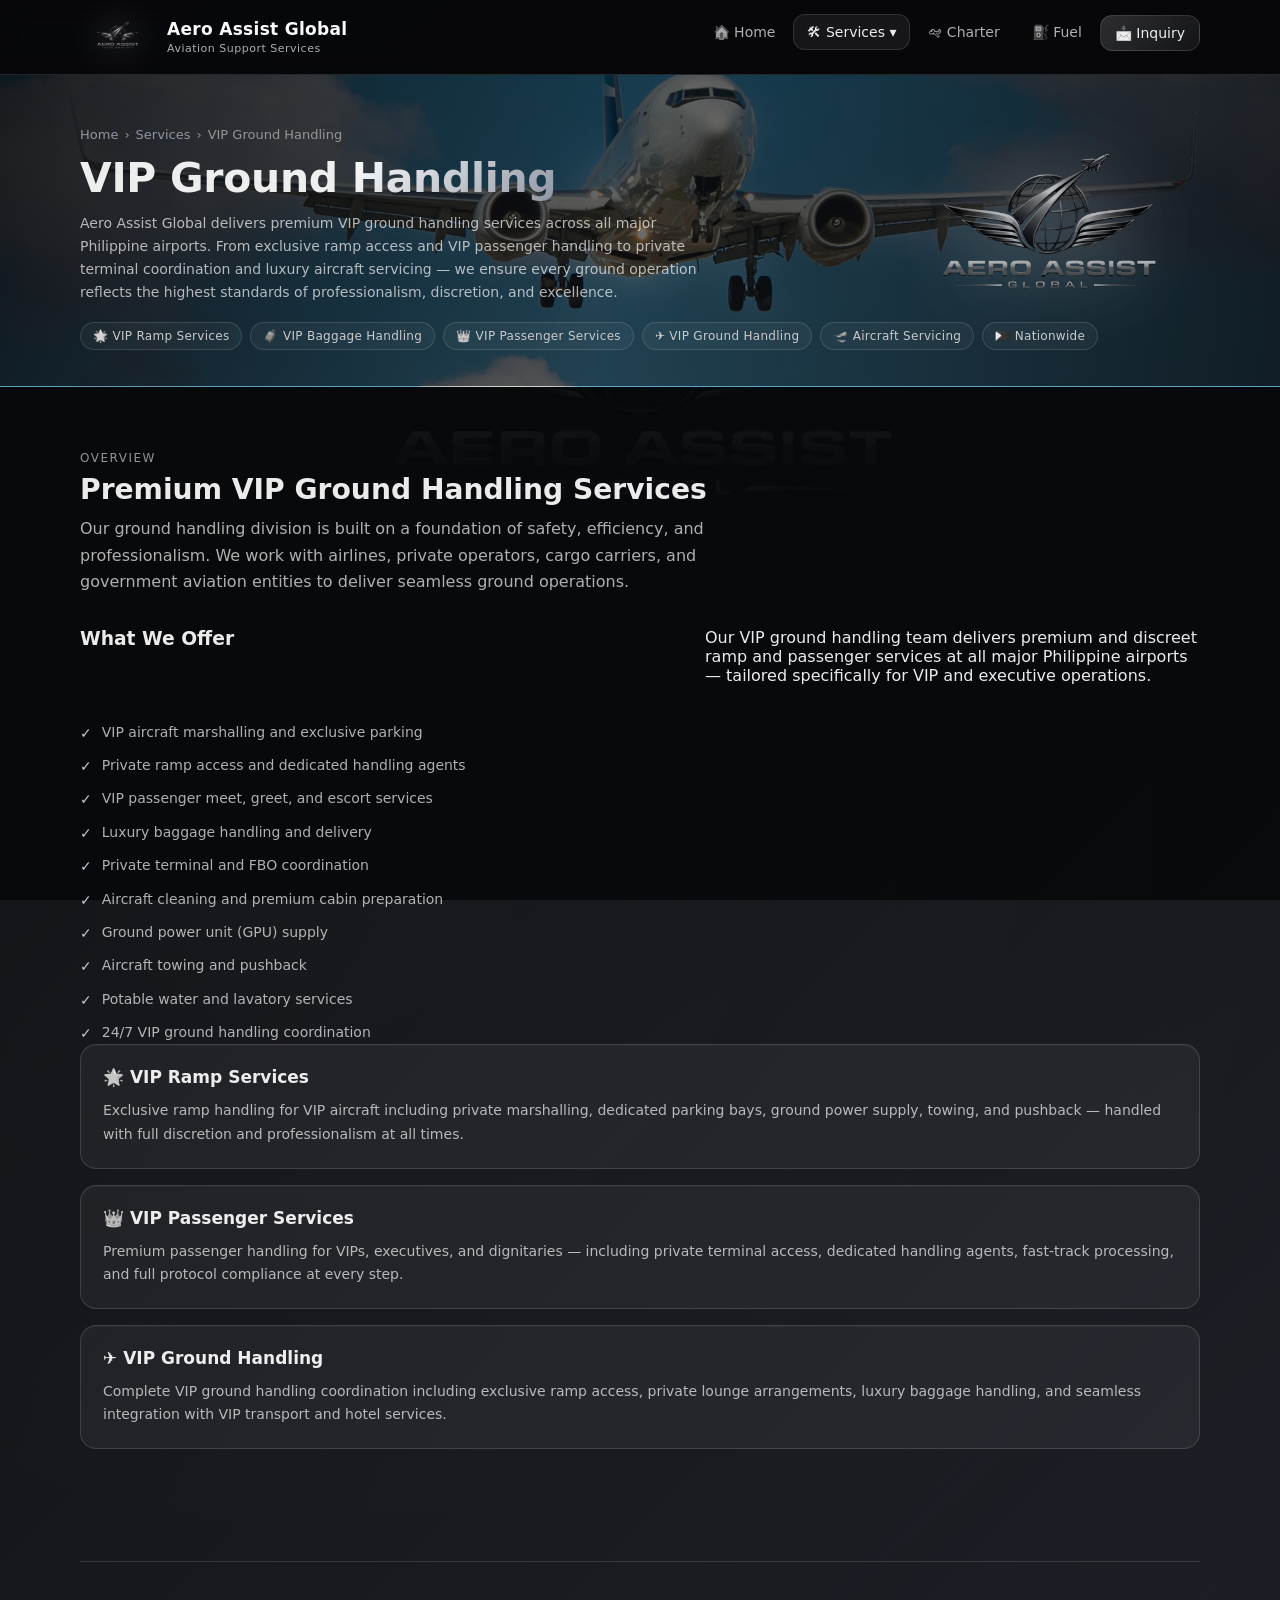
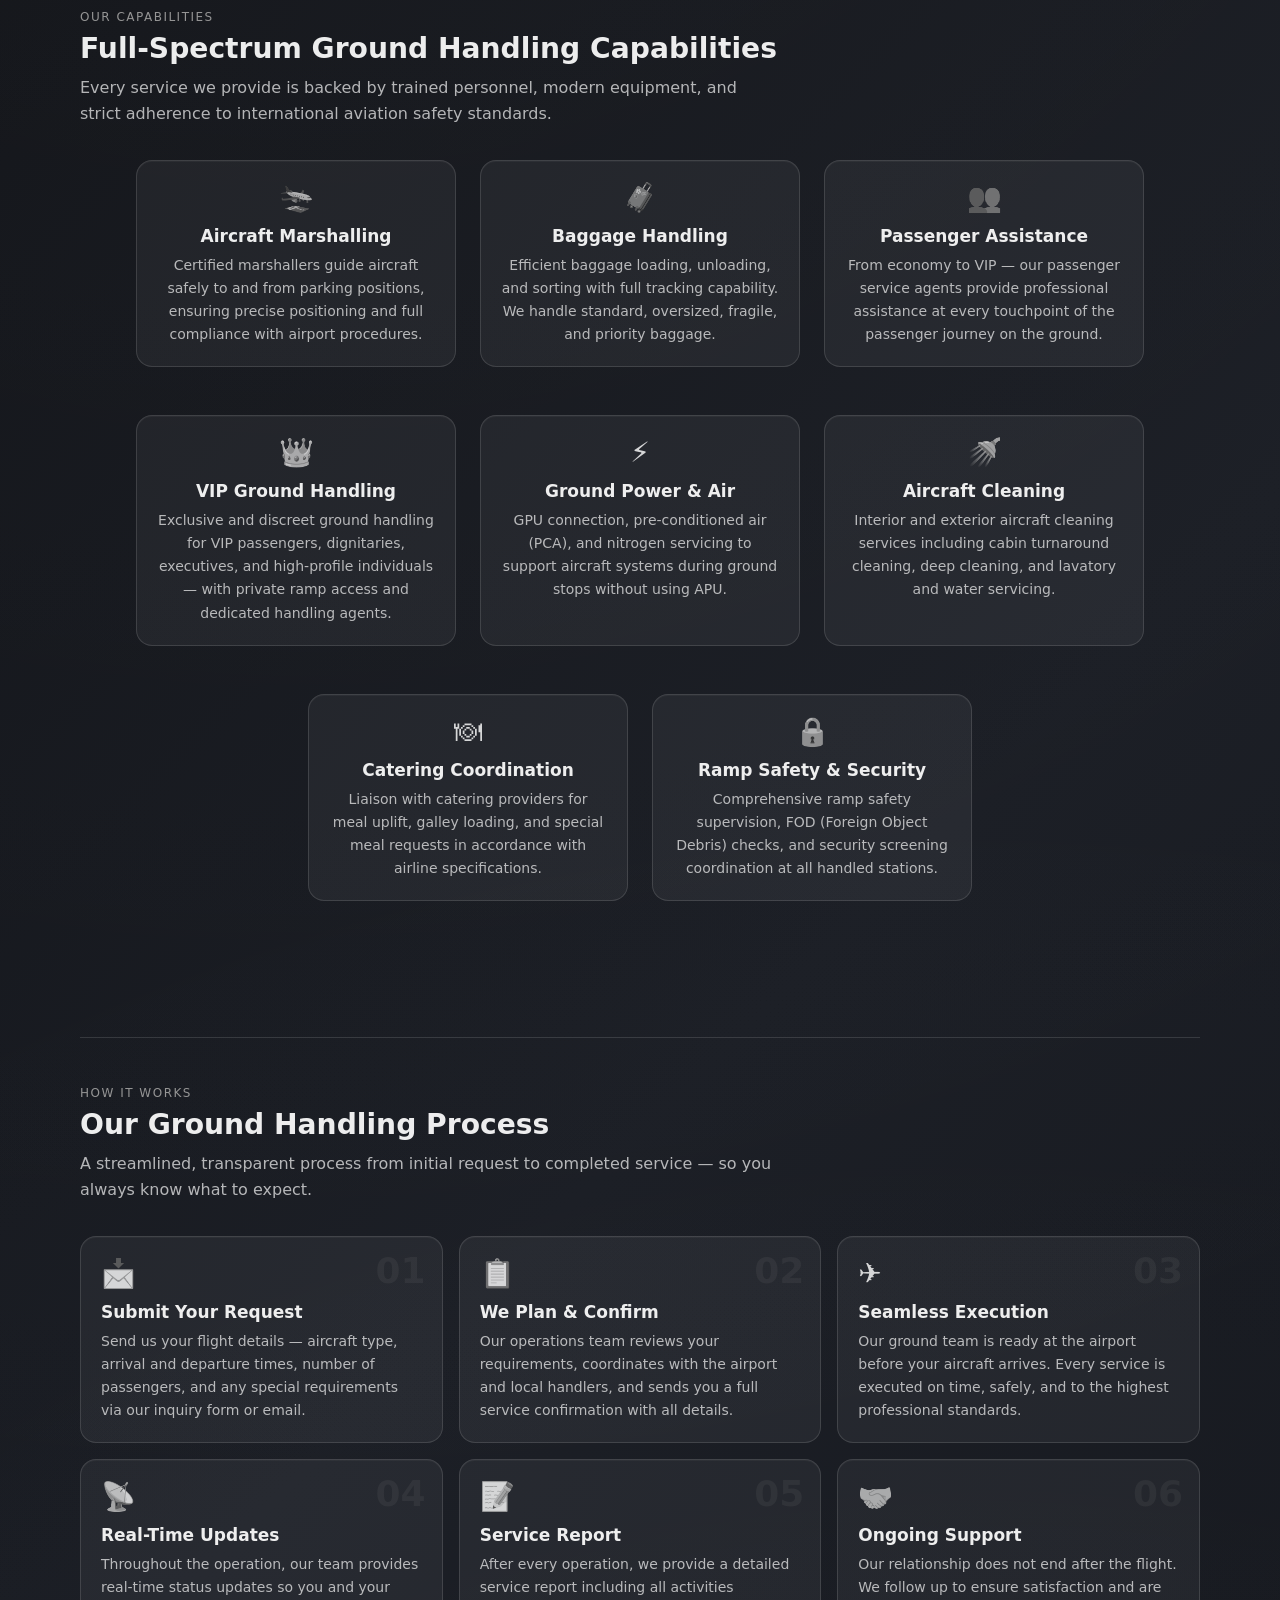
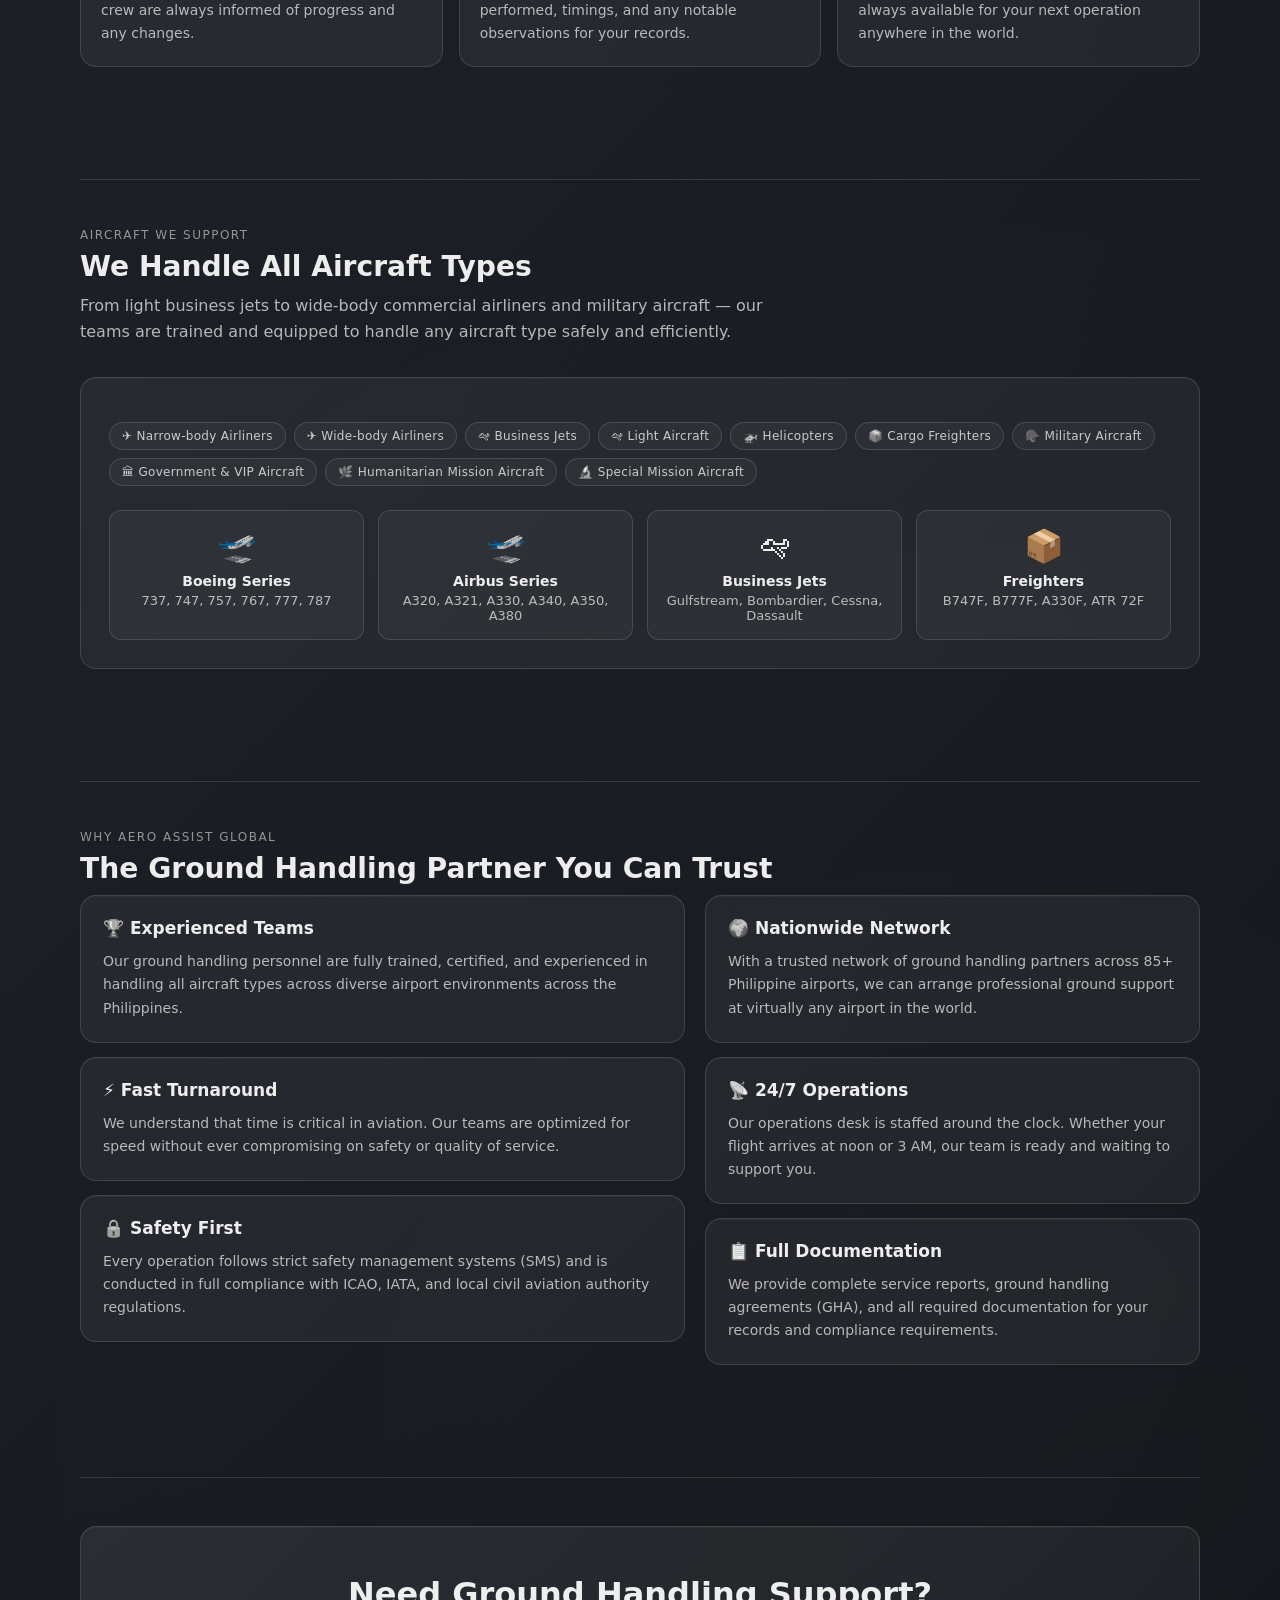
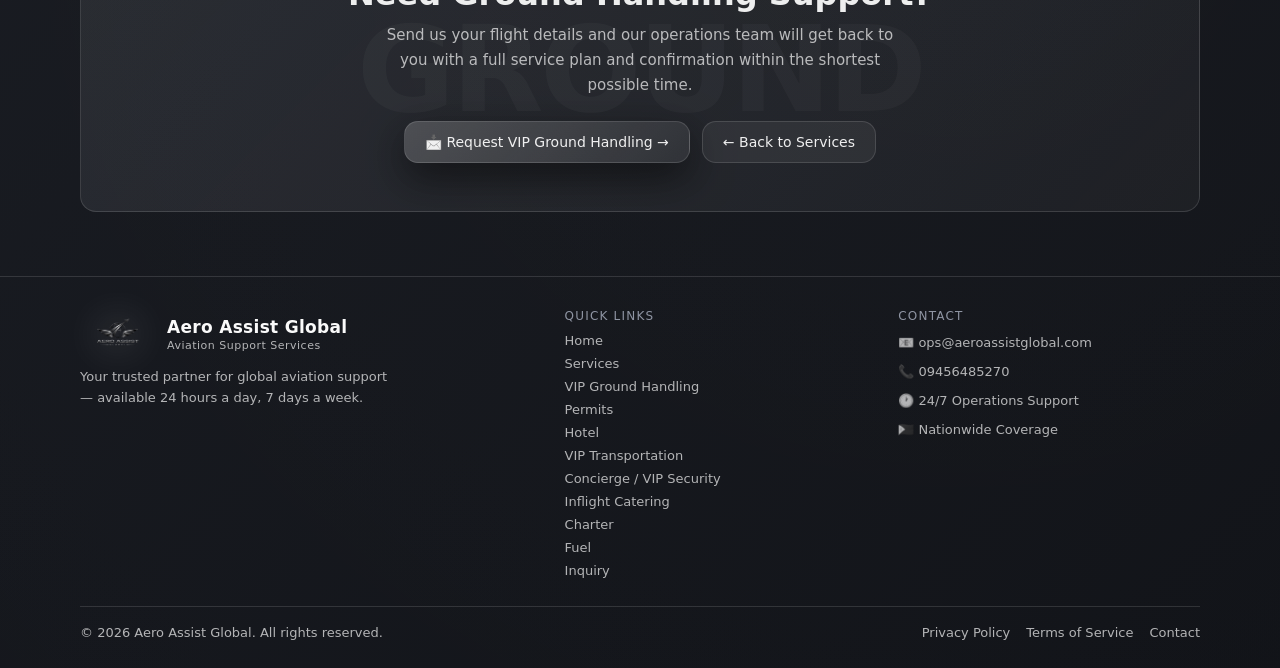
<file: ground-handling.html>
<!DOCTYPE html>
<html lang="en">
<head>
  <meta charset="UTF-8" />
  <meta name="viewport" content="width=device-width, initial-scale=1.0" />
  <meta name="description" content="Aero Assist Global Ground Handling — Professional ramp, passenger, baggage, and cargo handling services at airports across the Philippines." />
  <title>VIP Ground Handling | Aero Assist Global</title>
  <link rel="stylesheet" href="assets/css/styles.css" />
  <link rel="icon" type="image/png" href="assets/img/logo.png" />
</head>
<body class="page-with-logo-bg">

  <a href="#main" class="skip-link">Skip to main content</a>

  <!-- HEADER / NAV -->
  <header class="header">
    <div class="container">
      <nav class="nav" role="navigation" aria-label="Main navigation">

        <!-- Brand - Logo + Name Side by Side -->
        <a href="index.html" class="brand">
          <img src="assets/img/logo.png" 
               alt="Aero Assist Global Logo"
               style="
                 height: 50px; 
                 width: auto;
                 filter: drop-shadow(0 0 20px rgba(255,255,255,0.45)) drop-shadow(0 0 40px rgba(255,255,255,0.15));
                 transition: all 0.4s ease;
               ">
          <div class="brand-text">
            <span class="name">Aero Assist Global</span>
            <span class="tag">Aviation Support Services</span>
          </div>
        </a>
        <!-- Nav Links -->
        <ul class="nav-links" data-nav-links role="list">

          <li class="nav-item">
            <a href="index.html"
               class="nav-link"
               data-page="index.html">
              🏠 Home
            </a>
          </li>

          <!-- Services with dropdown -->
          <li class="nav-item" data-dropdown>
            <a href="services.html"
               class="nav-link active"
               data-page="services.html"
               aria-haspopup="true"
               aria-expanded="false">
              🛠 Services ▾
            </a>
            <div class="dropdown" role="menu">
              <a href="ground-handling.html" role="menuitem">
                <span class="dropdown-icon">✈️</span>
                <div>
                  <div style="font-weight:600;color:rgba(255,255,255,0.92);">VIP Ground Handling</div>
                  <div style="font-size:12px;margin-top:2px;">Ramp, passenger & cargo support</div>
                </div>
              </a>
              <a href="permits.html" role="menuitem">
                <span class="dropdown-icon">📋</span>
                <div>
                  <div style="font-weight:600;color:rgba(255,255,255,0.92);">Permits</div>
                  <div style="font-size:12px;margin-top:2px;">Overflight & landing permits</div>
                </div>
              </a>
              <a href="hotel.html" role="menuitem">
                <span class="dropdown-icon">🏨</span>
                <div>
                  <div style="font-weight:600;color:rgba(255,255,255,0.92);">Hotel</div>
                  <div style="font-size:12px;margin-top:2px;">Crew & passenger accommodation</div>
                </div>
              </a>
              <a href="vip-transport.html" role="menuitem">
                <span class="dropdown-icon">🚗</span>
                <div>
                  <div style="font-weight:600;color:rgba(255,255,255,0.92);">VIP Transportation</div>
                  <div style="font-size:12px;margin-top:2px;">Luxury ground transfers</div>
                </div>
              </a>
              <a href="concierge-vip-security.html" role="menuitem">
                <span class="dropdown-icon">🔒</span>
                <div>
                  <div style="font-weight:600;color:rgba(255,255,255,0.92);">Concierge / VIP Security</div>
                  <div style="font-size:12px;margin-top:2px;">Executive protection & concierge</div>
                </div>
              </a>
              <a href="inflight-catering.html" role="menuitem">
                <span class="dropdown-icon">🍽</span>
                <div>
                  <div style="font-weight:600;color:rgba(255,255,255,0.92);">Inflight Catering</div>
                  <div style="font-size:12px;margin-top:2px;">Premium inflight meal services</div>
                </div>
              </a>
              <a href="caap-liaison.html" role="menuitem">
  <span class="dropdown-icon">🛃</span>
  <div>
    <div style="font-weight:600;color:rgba(255,255,255,0.92);">CAAP Liaison Services</div>
    <div style="font-size:12px;margin-top:2px;">Regulatory & Ramp Coordination</div>
  </div>
</a>

              <div style="padding:8px 8px 6px;border-top:1px solid rgba(255,255,255,0.10);margin-top:6px;">
                <a href="services.html" style="display:flex;align-items:center;justify-content:center;gap:8px;padding:10px 14px;border-radius:10px;background:rgba(199,203,211,0.10);border:1px solid rgba(255,255,255,0.12);color:rgba(255,255,255,0.85);font-size:13px;font-weight:600;transition:background 200ms ease;text-decoration:none;">
                  🧳 View All Services &rarr;
                </a>
              </div>
            </div>
          </li>

          <li class="nav-item">
            <a href="charter.html"
               class="nav-link"
               data-page="charter.html">
              🛩 Charter
            </a>
          </li>

          <li class="nav-item">
            <a href="fuel.html"
               class="nav-link"
               data-page="fuel.html">
              ⛽ Fuel
            </a>
          </li>

          <li class="nav-item">
            <a href="inquiry.html"
               class="nav-cta"
               data-page="inquiry.html">
              📩 Inquiry
            </a>
          </li>

        </ul>

        <!-- Hamburger -->
        <button
          class="menu-btn"
          data-menu-btn
          aria-label="Toggle navigation menu"
          aria-expanded="false">
          ☰
        </button>

      </nav>
    </div>
  </header>

  <!-- PAGE HERO -->
  <main id="main">
    <section class="page-hero" aria-labelledby="page-title" style="background-image: url('assets/img/ground-handling.jpg');">

      <!-- Hero Logo Left Side -->
      <img src="assets/img/logo.png" 
           alt="" 
           aria-hidden="true" 
           class="hero-logo">

      <div class="container">

        <!-- Breadcrumbs -->
        <nav class="breadcrumbs" aria-label="Breadcrumb">
          <a href="index.html">Home</a>
          <span aria-hidden="true">›</span>
          <a href="services.html">Services</a>
          <span aria-hidden="true">›</span>
          <span>VIP Ground Handling</span>
        </nav>

        <h1 class="page-title" id="page-title">
          VIP Ground <span>Handling</span>
        </h1>
        <p class="page-lead">
          Aero Assist Global delivers premium VIP ground handling
          services across all major Philippine airports. From
          exclusive ramp access and VIP passenger handling to
          private terminal coordination and luxury aircraft
          servicing — we ensure every ground operation reflects
          the highest standards of professionalism, discretion,
          and excellence.
        </p>

        <!-- Badges -->
        <div class="badge-row" style="margin-top:18px;">
          <span class="badge">🌟 VIP Ramp Services</span>
          <span class="badge">🧳 VIP Baggage Handling</span>
          <span class="badge">👑 VIP Passenger Services</span>
          <span class="badge">✈️ VIP Ground Handling</span>
          <span class="badge">🛫 Aircraft Servicing</span>
          <span class="badge">🇵🇭 Nationwide</span>
        </div>
      </div>
    </section>

    <!-- OVERVIEW SPLIT -->
    <section class="section" aria-labelledby="overview-title">
      <div class="container">

        <p class="section-label">Overview</p>
        <h2 class="section-title reveal" id="overview-title">
          Premium VIP Ground Handling Services
        </h2>
        <p class="section-sub reveal">
          Our ground handling division is built on a foundation of
          safety, efficiency, and professionalism. We work with
          airlines, private operators, cargo carriers, and government
          aviation entities to deliver seamless ground operations.
        </p>

        <div class="split">

          <!-- Left Panel -->
          <h3>What We Offer</h3>
          <p>
            Our VIP ground handling team delivers premium
            and discreet ramp and passenger services at
            all major Philippine airports — tailored
            specifically for VIP and executive operations.
          </p>
          <ul class="check-list" style="margin-top:16px;">
            <li>VIP aircraft marshalling and exclusive parking</li>
            <li>Private ramp access and dedicated handling agents</li>
            <li>VIP passenger meet, greet, and escort services</li>
            <li>Luxury baggage handling and delivery</li>
            <li>Private terminal and FBO coordination</li>
            <li>Aircraft cleaning and premium cabin preparation</li>
            <li>Ground power unit (GPU) supply</li>
            <li>Aircraft towing and pushback</li>
            <li>Potable water and lavatory services</li>
            <li>24/7 VIP ground handling coordination</li>
          </ul>
        </div>

        <!-- Right Panel -->
        <div style="display:grid;gap:16px;">

          <div class="panel reveal">
            <h3>🌟 VIP Ramp Services</h3>
            <p>
              Exclusive ramp handling for VIP aircraft
              including private marshalling, dedicated
              parking bays, ground power supply, towing,
              and pushback — handled with full discretion
              and professionalism at all times.
            </p>
          </div>

          <div class="panel reveal">
            <h3>👑 VIP Passenger Services</h3>
            <p>
              Premium passenger handling for VIPs,
              executives, and dignitaries — including
              private terminal access, dedicated handling
              agents, fast-track processing, and full
              protocol compliance at every step.
            </p>
          </div>

          <div class="panel reveal">
            <h3>✈️ VIP Ground Handling</h3>
            <p>
              Complete VIP ground handling coordination
              including exclusive ramp access, private
              lounge arrangements, luxury baggage handling,
              and seamless integration with VIP transport
              and hotel services.
            </p>
          </div>

        </div>

      </div>
    </section>

    <!-- SERVICE FEATURES GRID — Our Capabilities -->
    <section class="section" style="padding-top:0;" aria-labelledby="features-title">
      <div class="container">

        <hr class="divider" />

        <p class="section-label">Our Capabilities</p>
        <h2 class="section-title reveal" id="features-title">
          Full-Spectrum Ground Handling Capabilities
        </h2>
        <p class="section-sub reveal">
          Every service we provide is backed by trained personnel,
          modern equipment, and strict adherence to international
          aviation safety standards.
        </p>

        <div class="capability-cards">

          <div class="card capability-card reveal">
            <div class="card-icon">🛬</div>
            <h3>Aircraft Marshalling</h3>
            <p>
              Certified marshallers guide aircraft safely to and
              from parking positions, ensuring precise positioning
              and full compliance with airport procedures.
            </p>
          </div>

          <div class="card capability-card reveal">
            <div class="card-icon">🧳</div>
            <h3>Baggage Handling</h3>
            <p>
              Efficient baggage loading, unloading, and sorting
              with full tracking capability. We handle standard,
              oversized, fragile, and priority baggage.
            </p>
          </div>

          <div class="card capability-card reveal">
            <div class="card-icon">👥</div>
            <h3>Passenger Assistance</h3>
            <p>
              From economy to VIP — our passenger service agents
              provide professional assistance at every touchpoint
              of the passenger journey on the ground.
            </p>
          </div>

          <div class="card capability-card reveal">
            <div class="card-icon">👑</div>
            <h3>VIP Ground Handling</h3>
            <p>
              Exclusive and discreet ground handling for
              VIP passengers, dignitaries, executives,
              and high-profile individuals — with private
              ramp access and dedicated handling agents.
            </p>
          </div>

          <!-- De-Icing card REMOVED -->

          <div class="card capability-card reveal">
            <div class="card-icon">⚡</div>
            <h3>Ground Power & Air</h3>
            <p>
              GPU connection, pre-conditioned air (PCA), and
              nitrogen servicing to support aircraft systems
              during ground stops without using APU.
            </p>
          </div>

          <div class="card capability-card reveal">
            <div class="card-icon">🚿</div>
            <h3>Aircraft Cleaning</h3>
            <p>
              Interior and exterior aircraft cleaning services
              including cabin turnaround cleaning, deep cleaning,
              and lavatory and water servicing.
            </p>
          </div>

          <div class="card capability-card reveal">
            <div class="card-icon">🍽</div>
            <h3>Catering Coordination</h3>
            <p>
              Liaison with catering providers for meal uplift,
              galley loading, and special meal requests in
              accordance with airline specifications.
            </p>
          </div>

          <div class="card capability-card reveal">
            <div class="card-icon">🔒</div>
            <h3>Ramp Safety & Security</h3>
            <p>
              Comprehensive ramp safety supervision, FOD
              (Foreign Object Debris) checks, and security
              screening coordination at all handled stations.
            </p>
          </div>

        </div>

      </div>
    </section>

    <!-- OUR PROCESS -->
    <section class="section" style="padding-top:0;" aria-labelledby="process-title">
      <div class="container">

        <hr class="divider" />

        <p class="section-label">How It Works</p>
        <h2 class="section-title reveal" id="process-title">
          Our Ground Handling Process
        </h2>
        <p class="section-sub reveal">
          A streamlined, transparent process from initial request
          to completed service — so you always know what to expect.
        </p>

        <div class="grid-3">

          <!-- Cards 01 to 06 (unchanged) -->

          <div class="card reveal" style="position:relative;">
            <div style="
              position:absolute;
              top:16px;
              right:16px;
              font-size:36px;
              font-weight:900;
              color:rgba(255,255,255,0.05);
              line-height:1;">
              01
            </div>
            <div class="card-icon">📩</div>
            <h3>Submit Your Request</h3>
            <p>
              Send us your flight details — aircraft type, arrival
              and departure times, number of passengers, and any
              special requirements via our inquiry form or email.
            </p>
          </div>

          <div class="card reveal" style="position:relative;">
            <div style="
              position:absolute;
              top:16px;
              right:16px;
              font-size:36px;
              font-weight:900;
              color:rgba(255,255,255,0.05);
              line-height:1;">
              02
            </div>
            <div class="card-icon">📋</div>
            <h3>We Plan & Confirm</h3>
            <p>
              Our operations team reviews your requirements,
              coordinates with the airport and local handlers,
              and sends you a full service confirmation with
              all details.
            </p>
          </div>

          <div class="card reveal" style="position:relative;">
            <div style="
              position:absolute;
              top:16px;
              right:16px;
              font-size:36px;
              font-weight:900;
              color:rgba(255,255,255,0.05);
              line-height:1;">
              03
            </div>
            <div class="card-icon">✈️</div>
            <h3>Seamless Execution</h3>
            <p>
              Our ground team is ready at the airport before
              your aircraft arrives. Every service is executed
              on time, safely, and to the highest professional
              standards.
            </p>
          </div>

          <div class="card reveal" style="position:relative;">
            <div style="
              position:absolute;
              top:16px;
              right:16px;
              font-size:36px;
              font-weight:900;
              color:rgba(255,255,255,0.05);
              line-height:1;">
              04
            </div>
            <div class="card-icon">📡</div>
            <h3>Real-Time Updates</h3>
            <p>
              Throughout the operation, our team provides
              real-time status updates so you and your crew
              are always informed of progress and any
              changes.
            </p>
          </div>

          <div class="card reveal" style="position:relative;">
            <div style="
              position:absolute;
              top:16px;
              right:16px;
              font-size:36px;
              font-weight:900;
              color:rgba(255,255,255,0.05);
              line-height:1;">
              05
            </div>
            <div class="card-icon">📝</div>
            <h3>Service Report</h3>
            <p>
              After every operation, we provide a detailed
              service report including all activities performed,
              timings, and any notable observations for your
              records.
            </p>
          </div>

          <div class="card reveal" style="position:relative;">
            <div style="
              position:absolute;
              top:16px;
              right:16px;
              font-size:36px;
              font-weight:900;
              color:rgba(255,255,255,0.05);
              line-height:1;">
              06
            </div>
            <div class="card-icon">🤝</div>
            <h3>Ongoing Support</h3>
            <p>
              Our relationship does not end after the flight.
              We follow up to ensure satisfaction and are
              always available for your next operation
              anywhere in the world.
            </p>
          </div>

        </div>

      </div>
    </section>

    <!-- AIRCRAFT TYPES WE HANDLE -->
    <section class="section" style="padding-top:0;" aria-labelledby="aircraft-title">
      <div class="container">

        <hr class="divider" />

        <p class="section-label">Aircraft We Support</p>
        <h2 class="section-title reveal" id="aircraft-title">
          We Handle All Aircraft Types
        </h2>
        <p class="section-sub reveal">
          From light business jets to wide-body commercial airliners
          and military aircraft — our teams are trained and equipped
          to handle any aircraft type safely and efficiently.
        </p>

        <div class="panel reveal" style="padding:28px;">
          <div class="badge-row">
            <span class="badge">✈️ Narrow-body Airliners</span>
            <span class="badge">✈️ Wide-body Airliners</span>
            <span class="badge">🛩 Business Jets</span>
            <span class="badge">🛩 Light Aircraft</span>
            <span class="badge">🚁 Helicopters</span>
            <span class="badge">📦 Cargo Freighters</span>
            <span class="badge">🪖 Military Aircraft</span>
            <span class="badge">🏛 Government & VIP Aircraft</span>
            <span class="badge">🌿 Humanitarian Mission Aircraft</span>
            <span class="badge">🔬 Special Mission Aircraft</span>
          </div>

          <div style="
            margin-top:24px;
            display:grid;
            grid-template-columns:repeat(auto-fit,minmax(200px,1fr));
            gap:14px;">

            <div style="
              background:rgba(255,255,255,0.04);
              border:1px solid var(--border);
              border-radius:12px;
              padding:16px;
              text-align:center;">
              <div style="font-size:32px;margin-bottom:8px;">🛫</div>
              <div style="font-weight:600;font-size:14px;">Boeing Series</div>
              <div style="color:var(--muted);font-size:13px;margin-top:4px;">
                737, 747, 757, 767, 777, 787
              </div>
            </div>

            <div style="
              background:rgba(255,255,255,0.04);
              border:1px solid var(--border);
              border-radius:12px;
              padding:16px;
              text-align:center;">
              <div style="font-size:32px;margin-bottom:8px;">🛫</div>
              <div style="font-weight:600;font-size:14px;">Airbus Series</div>
              <div style="color:var(--muted);font-size:13px;margin-top:4px;">
                A320, A321, A330, A340, A350, A380
              </div>
            </div>

            <div style="
              background:rgba(255,255,255,0.04);
              border:1px solid var(--border);
              border-radius:12px;
              padding:16px;
              text-align:center;">
              <div style="font-size:32px;margin-bottom:8px;">🛩</div>
              <div style="font-weight:600;font-size:14px;">Business Jets</div>
              <div style="color:var(--muted);font-size:13px;margin-top:4px;">
                Gulfstream, Bombardier, Cessna, Dassault
              </div>
            </div>

            <div style="
              background:rgba(255,255,255,0.04);
              border:1px solid var(--border);
              border-radius:12px;
              padding:16px;
              text-align:center;">
              <div style="font-size:32px;margin-bottom:8px;">📦</div>
              <div style="font-weight:600;font-size:14px;">Freighters</div>
              <div style="color:var(--muted);font-size:13px;margin-top:4px;">
                B747F, B777F, A330F, ATR 72F
              </div>
            </div>

          </div>
        </div>

      </div>
    </section>

    <!-- WHY CHOOSE US -->
    <section class="section" style="padding-top:0;" aria-labelledby="why-title">
      <div class="container">

        <hr class="divider" />

        <p class="section-label">Why Aero Assist Global</p>
        <h2 class="section-title reveal" id="why-title">
          The Ground Handling Partner You Can Trust
        </h2>

        <div class="split">

          <div style="display:grid;gap:14px;">

            <div class="panel reveal">
              <h3>🏆 Experienced Teams</h3>
              <p>
                Our ground handling personnel are fully trained,
                certified, and experienced in handling all aircraft
                types across diverse airport environments across the Philippines.
              </p>
            </div>

            <div class="panel reveal">
              <h3>⚡ Fast Turnaround</h3>
              <p>
                We understand that time is critical in aviation.
                Our teams are optimized for speed without ever
                compromising on safety or quality of service.
              </p>
            </div>

            <div class="panel reveal">
              <h3>🔒 Safety First</h3>
              <p>
                Every operation follows strict safety management
                systems (SMS) and is conducted in full compliance
                with ICAO, IATA, and local civil aviation authority
                regulations.
              </p>
            </div>

          </div>

          <div style="display:grid;gap:14px;">

            <div class="panel reveal">
              <h3>🌍 Nationwide Network</h3>
              <p>
                With a trusted network of ground handling partners
                across 85+ Philippine airports, we can arrange professional
                ground support at virtually any airport in the world.
              </p>
            </div>

            <div class="panel reveal">
              <h3>📡 24/7 Operations</h3>
              <p>
                Our operations desk is staffed around the clock.
                Whether your flight arrives at noon or 3 AM,
                our team is ready and waiting to support you.
              </p>
            </div>

            <div class="panel reveal">
              <h3>📋 Full Documentation</h3>
              <p>
                We provide complete service reports, ground
                handling agreements (GHA), and all required
                documentation for your records and compliance
                requirements.
              </p>
            </div>

          </div>

        </div>

      </div>
    </section>

    <!-- CTA STRIP -->
    <section class="section" style="padding-top:0;" aria-label="Call to action">
      <div class="container">

        <hr class="divider" />

        <div class="panel reveal" style="
          text-align:center;
          padding:48px 28px;
          background:linear-gradient(135deg,
            rgba(199,203,211,0.10),
            rgba(255,255,255,0.04));
          position:relative;
          overflow:hidden;">

          <div aria-hidden="true" style="
            position:absolute;
            inset:0;
            display:flex;
            align-items:center;
            justify-content:center;
            font-size:clamp(50px,10vw,120px);
            font-weight:900;
            color:rgba(255,255,255,0.03);
            pointer-events:none;
            user-select:none;
            letter-spacing:-4px;">
            GROUND
          </div>

          <div style="position:relative;">
            <h2 style="margin:0 0 10px;font-size:clamp(22px,2.5vw,34px);">
              Need Ground Handling Support?
            </h2>
            <p style="
              color:var(--muted);
              max-width:55ch;
              margin:0 auto 24px;
              line-height:1.65;
              font-size:15px;">
              Send us your flight details and our operations team
              will get back to you with a full service plan and
              confirmation within the shortest possible time.
            </p>
            <div class="actions" style="justify-content:center;">
              <a href="inquiry.html" class="btn primary">
                📩 Request VIP Ground Handling →
              </a>
              <a href="services.html" class="btn">
                ← Back to Services
              </a>
            </div>
          </div>

        </div>

      </div>
    </section>

  </main>

  <!-- FOOTER -->
  <footer class="footer" role="contentinfo">
    <div class="container">
      <div class="footer-inner">

        <div>
          <div class="brand" style="margin-bottom:8px;">
            <img src="assets/img/logo.png" alt="Aero Assist Global Logo" />
            <div class="brand-text">
              <span class="name">Aero Assist Global</span>
              <span class="tag">Aviation Support Services</span>
            </div>
          </div>
          <p style="font-size:13px;color:var(--muted);max-width:38ch;line-height:1.6;">
            Your trusted partner for global aviation support —
            available 24 hours a day, 7 days a week.
          </p>
        </div>

        <div>
          <p style="
            font-size:12px;
            text-transform:uppercase;
            letter-spacing:1.2px;
            color:var(--silver-2);
            margin:0 0 10px;">
            Quick Links
          </p>
          <div class="footer-links" style="flex-direction:column;gap:8px;">
            <a href="index.html">Home</a>
            <a href="services.html">Services</a>
            <a href="ground-handling.html">VIP Ground Handling</a>
            <a href="permits.html">Permits</a>
            <a href="hotel.html">Hotel</a>
            <a href="vip-transport.html">VIP Transportation</a>
            <a href="concierge-vip-security.html">Concierge / VIP Security</a>
            <a href="inflight-catering.html">Inflight Catering</a>
            <a href="charter.html">Charter</a>
            <a href="fuel.html">Fuel</a>
            <a href="inquiry.html">Inquiry</a>
          </div>
        </div>

        <div>
          <p style="
            font-size:12px;
            text-transform:uppercase;
            letter-spacing:1.2px;
            color:var(--silver-2);
            margin:0 0 10px;">
            Contact
          </p>
          <div style="
            display:grid;
            gap:8px;
            font-size:13px;
            color:var(--muted);
            line-height:1.6;">
            <span>📧 ops@aeroassistglobal.com</span>
            <span>📞 <a href="tel:09456485270" style="color:var(--muted); text-decoration:none;">09456485270</a></span>
            <span>🕐 24/7 Operations Support</span>
            <span>🇵🇭 Nationwide Coverage</span>
          </div>
        </div>

      </div>

      <div style="
        margin-top:28px;
        padding-top:18px;
        border-top:1px solid var(--border);
        display:flex;
        align-items:center;
        justify-content:space-between;
        flex-wrap:wrap;
        gap:12px;
        font-size:13px;
        color:var(--muted);">
        <span>
          © <span data-year></span> Aero Assist Global.
          All rights reserved.
        </span>
        <div class="footer-links">
          <a href="inquiry.html">Privacy Policy</a>
          <a href="inquiry.html">Terms of Service</a>
          <a href="inquiry.html">Contact</a>
        </div>
      </div>

    </div>
  </footer>

  <script src="assets/js/main.js"></script>

  <style>
    /* Ensure cards align nicely after removal of De-Icing card */
    .capability-cards {
      display: flex;
      flex-wrap: wrap;
      gap: 1.5rem;
      justify-content: center;
    }
    .capability-card {
      flex: 1 1 28%;
      max-width: 320px;
      box-sizing: border-box;
      text-align: center;
      margin-bottom: 1.5rem;
    }
  </style>
</body>
</html>
</file>
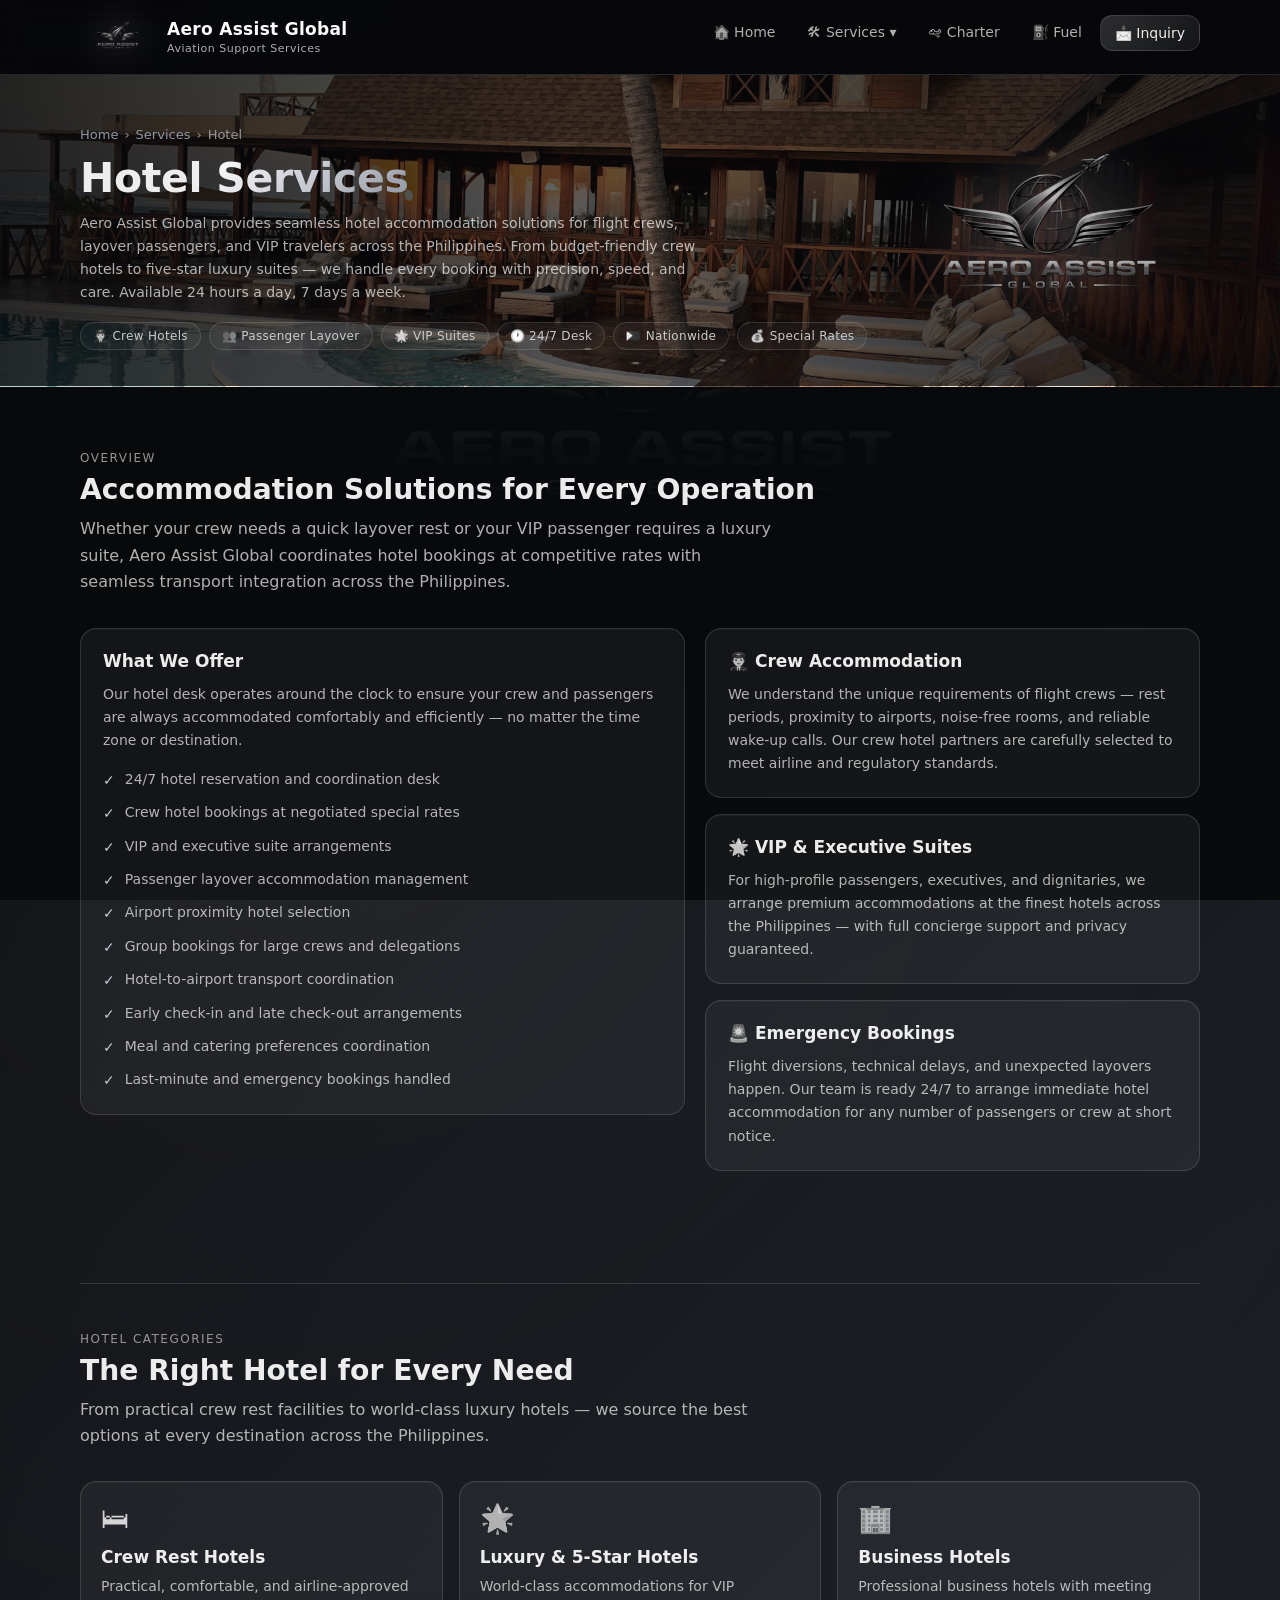
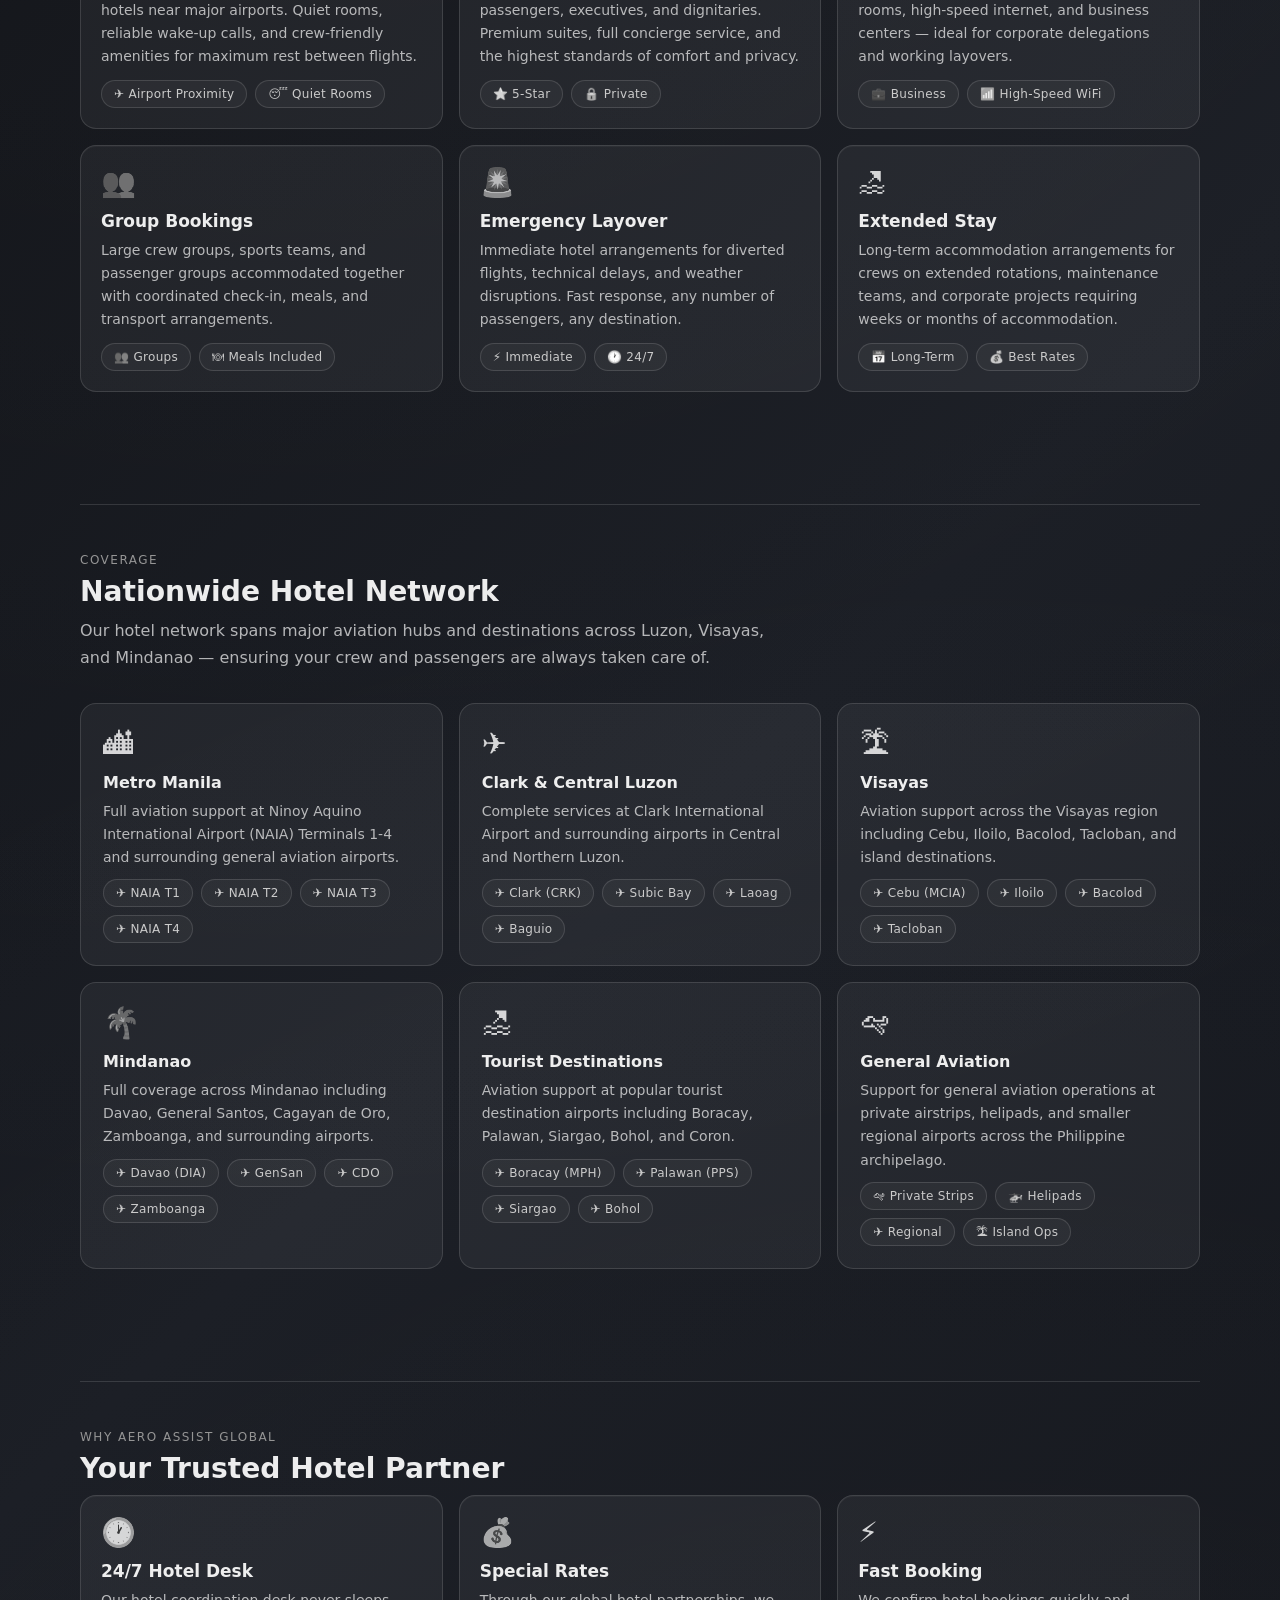
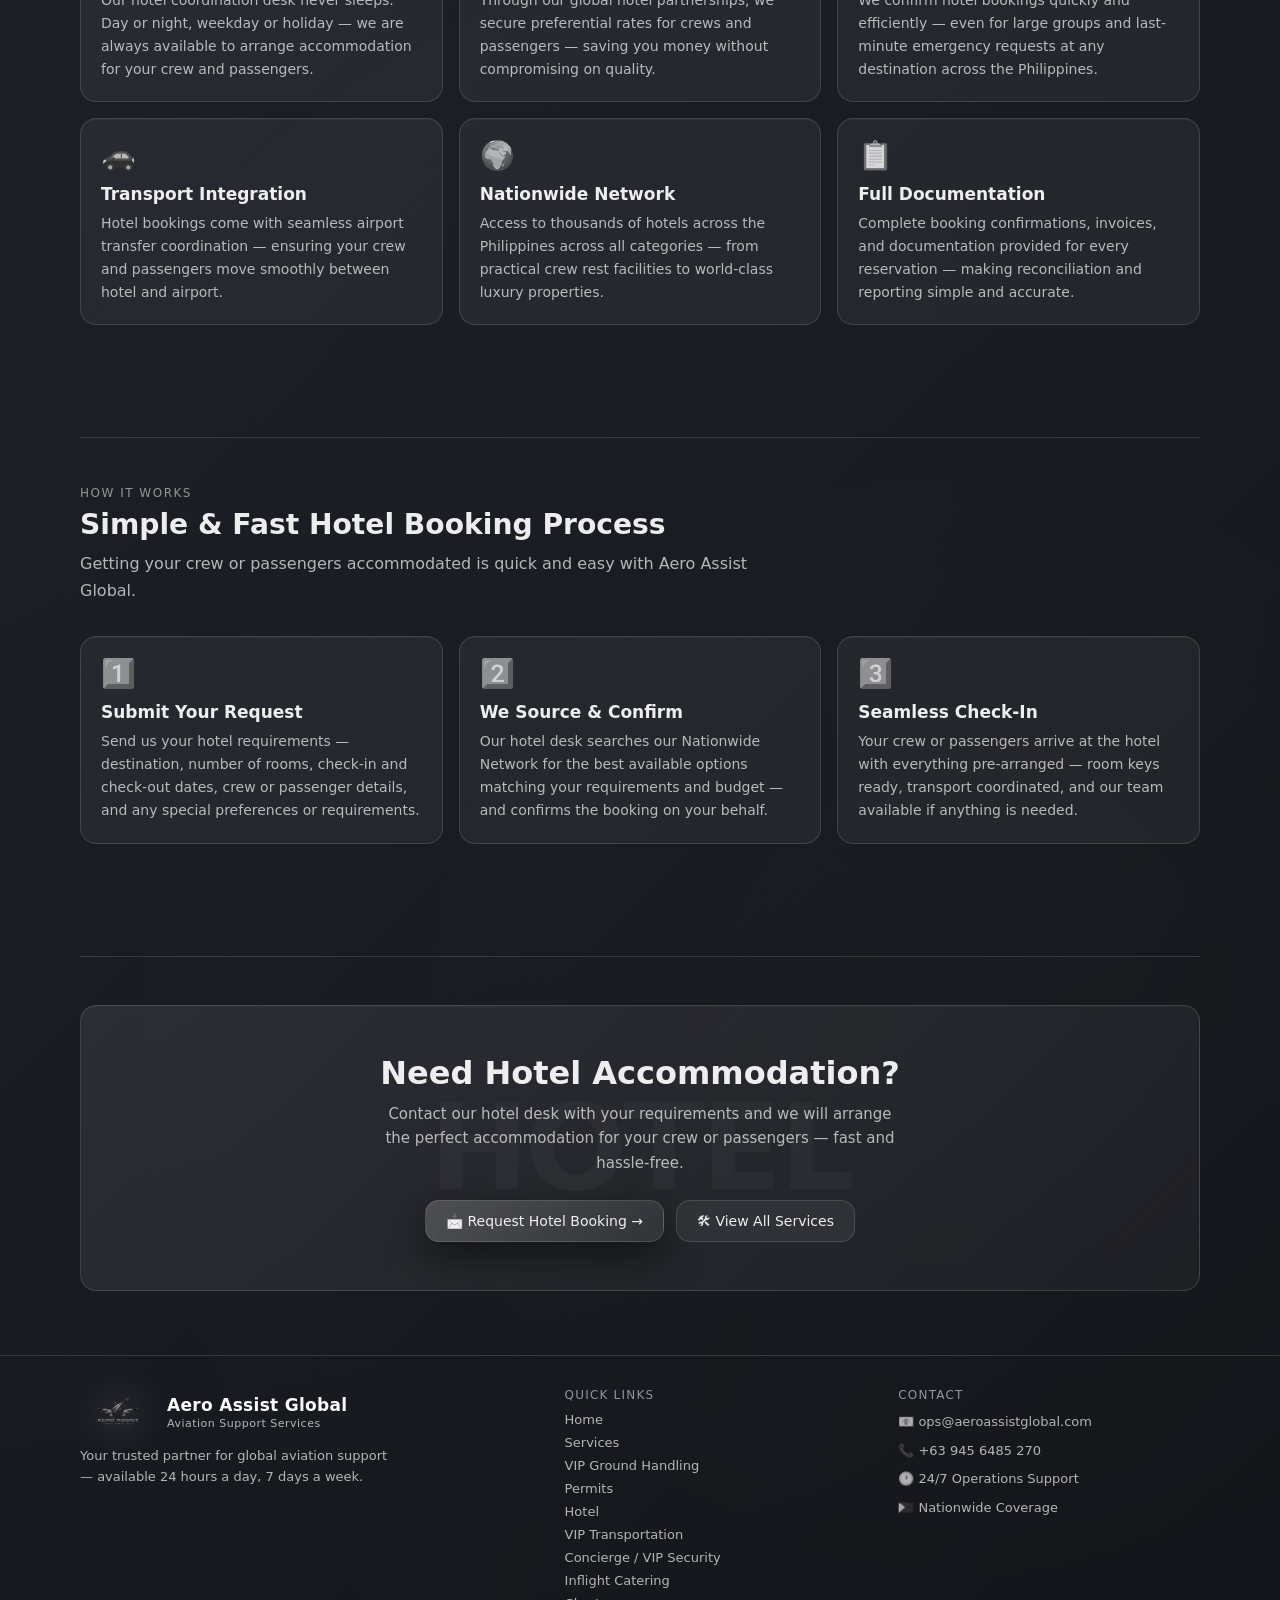
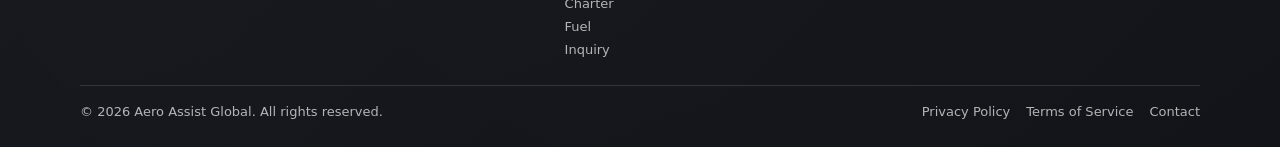
<file: hotel.html>
﻿<!DOCTYPE html>
<html lang="en">
<head>
  <meta charset="UTF-8" />
  <meta name="viewport" content="width=device-width, initial-scale=1.0" />
  <meta name="description" content="Aero Assist Global Hotel Services — Premium crew and passenger hotel accommodations across the Philippines. 24/7 crew desk support and special rates." />
  <title>Hotel Services | Aero Assist Global</title>
  <link rel="stylesheet" href="assets/css/styles.css" />
  <link rel="icon" type="image/png" href="assets/img/logo.png" />
</head>
<body class="page-with-logo-bg">

  <a href="#main" class="skip-link">Skip to main content</a>

  <!-- ═══════════════════════════════════════
       HEADER / NAV
  ═══════════════════════════════════════ -->
  <header class="header">
    <div class="container">
      <nav class="nav" role="navigation" aria-label="Main navigation">

        <!-- Brand -->
        <a href="index.html" class="brand">
          <img src="assets/img/logo.png" alt="Aero Assist Global Logo" />
          <div class="brand-text">
            <span class="name">Aero Assist Global</span>
            <span class="tag">Aviation Support Services</span>
          </div>
        </a>

        <!-- Nav Links -->
        <ul class="nav-links" data-nav-links role="list">

          <li class="nav-item">
            <a href="index.html"
               class="nav-link"
               data-page="index.html">
              🏠 Home
            </a>
          </li>

          <!-- Services with dropdown -->
          <li class="nav-item" data-dropdown>
            <a href="services.html"
               class="nav-link"
               data-page="services.html"
               aria-haspopup="true"
               aria-expanded="false">
              🛠 Services ▾
            </a>
            <div class="dropdown" role="menu">
              <a href="ground-handling.html" role="menuitem">
                <span class="dropdown-icon">✈️</span>
                <div>
                  <div style="font-weight:600;color:rgba(255,255,255,0.92);">VIP Ground Handling</div>
                  <div style="font-size:12px;margin-top:2px;">Ramp, passenger & cargo support</div>
                </div>
              </a>
              <a href="permits.html" role="menuitem">
                <span class="dropdown-icon">📋</span>
                <div>
                  <div style="font-weight:600;color:rgba(255,255,255,0.92);">Permits</div>
                  <div style="font-size:12px;margin-top:2px;">Overflight & landing permits</div>
                </div>
              </a>
              <a href="hotel.html" role="menuitem">
                <span class="dropdown-icon">🏨</span>
                <div>
                  <div style="font-weight:600;color:rgba(255,255,255,0.92);">Hotel</div>
                  <div style="font-size:12px;margin-top:2px;">Crew & passenger accommodation</div>
                </div>
              </a>
              <a href="vip-transport.html" role="menuitem">
                <span class="dropdown-icon">🚗</span>
                <div>
                  <div style="font-weight:600;color:rgba(255,255,255,0.92);">VIP Transportation</div>
                  <div style="font-size:12px;margin-top:2px;">Luxury ground transfers</div>
                </div>
              </a>
              <a href="concierge-vip-security.html" role="menuitem">
                <span class="dropdown-icon">🔒</span>
                <div>
                  <div style="font-weight:600;color:rgba(255,255,255,0.92);">Concierge / VIP Security</div>
                  <div style="font-size:12px;margin-top:2px;">Executive protection & concierge</div>
                </div>
              </a>
              <a href="inflight-catering.html" role="menuitem">
                <span class="dropdown-icon">🍽</span>
                <div>
                  <div style="font-weight:600;color:rgba(255,255,255,0.92);">Inflight Catering</div>
                  <div style="font-size:12px;margin-top:2px;">Premium inflight meal services</div>
                </div>
              </a>
              <a href="caap-liaison.html" role="menuitem">
  <span class="dropdown-icon">🛃</span>
  <div>
    <div style="font-weight:600;color:rgba(255,255,255,0.92);">CAAP Liaison Services</div>
    <div style="font-size:12px;margin-top:2px;">Regulatory & Ramp Coordination</div>
  </div>
</a>
            
            <div style="padding:8px 8px 6px;border-top:1px solid rgba(255,255,255,0.10);margin-top:6px;">
              <a href="services.html" style="display:flex;align-items:center;justify-content:center;gap:8px;padding:10px 14px;border-radius:10px;background:rgba(199,203,211,0.10);border:1px solid rgba(255,255,255,0.12);color:rgba(255,255,255,0.85);font-size:13px;font-weight:600;transition:background 200ms ease;text-decoration:none;">
                &#128717; View All Services &rarr;
              </a>
            </div>
</div>
          </li>

          <li class="nav-item">
            <a href="charter.html"
               class="nav-link"
               data-page="charter.html">
              🛩 Charter
            </a>
          </li>

          <li class="nav-item">
            <a href="fuel.html"
               class="nav-link"
               data-page="fuel.html">
              ⛽ Fuel
            </a>
          </li>

          <li class="nav-item">
            <a href="inquiry.html"
               class="nav-cta"
               data-page="inquiry.html">
              📩 Inquiry
            </a>
          </li>

        </ul>

        <!-- Hamburger -->
        <button
          class="menu-btn"
          data-menu-btn
          aria-label="Toggle navigation menu"
          aria-expanded="false">
          ☰
        </button>

      </nav>
    </div>
  </header>

  <!-- ═══════════════════════════════════════
       MAIN
  ═══════════════════════════════════════ -->
  <main id="main">

    <!-- PAGE HERO -->
<section class="page-hero" aria-labelledby="page-title" style="background-image: url('assets/img/hotel.jpg');">

  <!-- Hero Logo Left Side -->
  <img src="assets/img/logo.png" 
       alt="" 
       aria-hidden="true" 
       class="hero-logo">

  <div class="container">

        <nav class="breadcrumbs" aria-label="Breadcrumb">
          <a href="index.html">Home</a>
          <span aria-hidden="true">›</span>
          <a href="services.html">Services</a>
          <span aria-hidden="true">›</span>
          <span>Hotel</span>
        </nav>

        <h1 class="page-title" id="page-title">
          Hotel <span>Services</span>
        </h1>
        <p class="page-lead">
          Aero Assist Global provides seamless hotel accommodation
          solutions for flight crews, layover passengers, and VIP
          travelers across the Philippines. From budget-friendly crew hotels to
          five-star luxury suites — we handle every booking with
          precision, speed, and care. Available 24 hours a day,
          7 days a week.
        </p>

        <div class="badge-row" style="margin-top:18px;">
          <span class="badge">👨‍✈️ Crew Hotels</span>
          <span class="badge">👥 Passenger Layover</span>
          <span class="badge">🌟 VIP Suites</span>
          <span class="badge">🕐 24/7 Desk</span>
          <span class="badge">🇵🇭 Nationwide</span>
          <span class="badge">💰 Special Rates</span>
        </div>

      </div>
    </section>

    <!-- ═══════════════════════════════════════
         SECTION — Overview
    ═══════════════════════════════════════ -->
    <section class="section" aria-labelledby="overview-title">
      <div class="container">

        <p class="section-label">Overview</p>
        <h2 class="section-title reveal" id="overview-title">
          Accommodation Solutions for Every Operation
        </h2>
        <p class="section-sub reveal">
          Whether your crew needs a quick layover rest or your VIP
          passenger requires a luxury suite, Aero Assist Global
          coordinates hotel bookings at competitive rates with
          seamless transport integration across the Philippines.
        </p>

        <div class="split">

          <!-- Left Panel -->
          <div class="panel reveal">
            <h3>What We Offer</h3>
            <p>
              Our hotel desk operates around the clock to ensure
              your crew and passengers are always accommodated
              comfortably and efficiently — no matter the time
              zone or destination.
            </p>
            <ul class="check-list" style="margin-top:16px;">
              <li>24/7 hotel reservation and coordination desk</li>
              <li>Crew hotel bookings at negotiated special rates</li>
              <li>VIP and executive suite arrangements</li>
              <li>Passenger layover accommodation management</li>
              <li>Airport proximity hotel selection</li>
              <li>Group bookings for large crews and delegations</li>
              <li>Hotel-to-airport transport coordination</li>
              <li>Early check-in and late check-out arrangements</li>
              <li>Meal and catering preferences coordination</li>
              <li>Last-minute and emergency bookings handled</li>
            </ul>
          </div>

          <!-- Right Panels -->
          <div style="display:grid;gap:16px;">

            <div class="panel reveal">
              <h3>👨‍✈️ Crew Accommodation</h3>
              <p>
                We understand the unique requirements of flight
                crews — rest periods, proximity to airports,
                noise-free rooms, and reliable wake-up calls.
                Our crew hotel partners are carefully selected
                to meet airline and regulatory standards.
              </p>
            </div>

            <div class="panel reveal">
              <h3>🌟 VIP & Executive Suites</h3>
              <p>
                For high-profile passengers, executives, and
                dignitaries, we arrange premium accommodations
                at the finest hotels across the Philippines — with full
                concierge support and privacy guaranteed.
              </p>
            </div>

            <div class="panel reveal">
              <h3>🚨 Emergency Bookings</h3>
              <p>
                Flight diversions, technical delays, and
                unexpected layovers happen. Our team is
                ready 24/7 to arrange immediate hotel
                accommodation for any number of passengers
                or crew at short notice.
              </p>
            </div>

          </div>

        </div>

      </div>
    </section>

    <!-- ═══════════════════════════════════════
         SECTION — Hotel Types
    ═══════════════════════════════════════ -->
    <section class="section" style="padding-top:0;" aria-labelledby="types-title">
      <div class="container">

        <hr class="divider" />

        <p class="section-label">Hotel Categories</p>
        <h2 class="section-title reveal" id="types-title">
          The Right Hotel for Every Need
        </h2>
        <p class="section-sub reveal">
          From practical crew rest facilities to world-class
          luxury hotels — we source the best options at
          every destination across the Philippines.
        </p>

        <div class="grid-3">

          <div class="card reveal">
            <div class="card-icon">🛏</div>
            <h3>Crew Rest Hotels</h3>
            <p>
              Practical, comfortable, and airline-approved
              hotels near major airports. Quiet rooms,
              reliable wake-up calls, and crew-friendly
              amenities for maximum rest between flights.
            </p>
            <div class="badge-row" style="margin-top:12px;">
              <span class="badge">✈️ Airport Proximity</span>
              <span class="badge">😴 Quiet Rooms</span>
            </div>
          </div>

          <div class="card reveal">
            <div class="card-icon">🌟</div>
            <h3>Luxury & 5-Star Hotels</h3>
            <p>
              World-class accommodations for VIP passengers,
              executives, and dignitaries. Premium suites,
              full concierge service, and the highest
              standards of comfort and privacy.
            </p>
            <div class="badge-row" style="margin-top:12px;">
              <span class="badge">⭐ 5-Star</span>
              <span class="badge">🔒 Private</span>
            </div>
          </div>

          <div class="card reveal">
            <div class="card-icon">🏢</div>
            <h3>Business Hotels</h3>
            <p>
              Professional business hotels with meeting
              rooms, high-speed internet, and business
              centers — ideal for corporate delegations
              and working layovers.
            </p>
            <div class="badge-row" style="margin-top:12px;">
              <span class="badge">💼 Business</span>
              <span class="badge">📶 High-Speed WiFi</span>
            </div>
          </div>

          <div class="card reveal">
            <div class="card-icon">👥</div>
            <h3>Group Bookings</h3>
            <p>
              Large crew groups, sports teams, and
              passenger groups accommodated together
              with coordinated check-in, meals, and
              transport arrangements.
            </p>
            <div class="badge-row" style="margin-top:12px;">
              <span class="badge">👥 Groups</span>
              <span class="badge">🍽 Meals Included</span>
            </div>
          </div>

          <div class="card reveal">
            <div class="card-icon">🚨</div>
            <h3>Emergency Layover</h3>
            <p>
              Immediate hotel arrangements for diverted
              flights, technical delays, and weather
              disruptions. Fast response, any number
              of passengers, any destination.
            </p>
            <div class="badge-row" style="margin-top:12px;">
              <span class="badge">⚡ Immediate</span>
              <span class="badge">🕐 24/7</span>
            </div>
          </div>

          <div class="card reveal">
            <div class="card-icon">🏖</div>
            <h3>Extended Stay</h3>
            <p>
              Long-term accommodation arrangements for
              crews on extended rotations, maintenance
              teams, and corporate projects requiring
              weeks or months of accommodation.
            </p>
            <div class="badge-row" style="margin-top:12px;">
              <span class="badge">📅 Long-Term</span>
              <span class="badge">💰 Best Rates</span>
            </div>
          </div>

        </div>

      </div>
    </section>

    <!-- ═══════════════════════════════════════
     SECTION — Coverage
═══════════════════════════════════════ -->
<section class="section" style="padding-top:0;" aria-labelledby="coverage-title">
  <div class="container">

    <hr class="divider" />

    <p class="section-label">Coverage</p>
    <h2 class="section-title reveal" id="coverage-title">
      Nationwide Hotel Network
    </h2>
    <p class="section-sub reveal">
      Our hotel network spans major aviation hubs and
      destinations across Luzon, Visayas, and Mindanao — ensuring
      your crew and passengers are always taken care of.
    </p>

    <!-- THIS IS THE KEY: info-grid with 6 cards -->
    <div class="info-grid">

  <div class="info-card reveal">
    <div class="info-card-icon">🏙</div>
    <h3>Metro Manila</h3>
    <p>
      Full aviation support at Ninoy Aquino
      International Airport (NAIA) Terminals 1-4
      and surrounding general aviation airports.
    </p>
    <div class="badge-row" style="margin-top:10px;">
      <span class="badge">✈️ NAIA T1</span>
      <span class="badge">✈️ NAIA T2</span>
      <span class="badge">✈️ NAIA T3</span>
      <span class="badge">✈️ NAIA T4</span>
    </div>
  </div>

  <div class="info-card reveal">
    <div class="info-card-icon">✈️</div>
    <h3>Clark & Central Luzon</h3>
    <p>
      Complete services at Clark International
      Airport and surrounding airports in
      Central and Northern Luzon.
    </p>
    <div class="badge-row" style="margin-top:10px;">
      <span class="badge">✈️ Clark (CRK)</span>
      <span class="badge">✈️ Subic Bay</span>
      <span class="badge">✈️ Laoag</span>
      <span class="badge">✈️ Baguio</span>
    </div>
  </div>

  <div class="info-card reveal">
    <div class="info-card-icon">🏝</div>
    <h3>Visayas</h3>
    <p>
      Aviation support across the Visayas region
      including Cebu, Iloilo, Bacolod, Tacloban,
      and island destinations.
    </p>
    <div class="badge-row" style="margin-top:10px;">
      <span class="badge">✈️ Cebu (MCIA)</span>
      <span class="badge">✈️ Iloilo</span>
      <span class="badge">✈️ Bacolod</span>
      <span class="badge">✈️ Tacloban</span>
    </div>
  </div>

  <div class="info-card reveal">
    <div class="info-card-icon">🌴</div>
    <h3>Mindanao</h3>
    <p>
      Full coverage across Mindanao including
      Davao, General Santos, Cagayan de Oro,
      Zamboanga, and surrounding airports.
    </p>
    <div class="badge-row" style="margin-top:10px;">
      <span class="badge">✈️ Davao (DIA)</span>
      <span class="badge">✈️ GenSan</span>
      <span class="badge">✈️ CDO</span>
      <span class="badge">✈️ Zamboanga</span>
    </div>
  </div>

  <div class="info-card reveal">
    <div class="info-card-icon">🏖</div>
    <h3>Tourist Destinations</h3>
    <p>
      Aviation support at popular tourist
      destination airports including Boracay,
      Palawan, Siargao, Bohol, and Coron.
    </p>
    <div class="badge-row" style="margin-top:10px;">
      <span class="badge">✈️ Boracay (MPH)</span>
      <span class="badge">✈️ Palawan (PPS)</span>
      <span class="badge">✈️ Siargao</span>
      <span class="badge">✈️ Bohol</span>
    </div>
  </div>

  <div class="info-card reveal">
    <div class="info-card-icon">🛩</div>
    <h3>General Aviation</h3>
    <p>
      Support for general aviation operations
      at private airstrips, helipads, and
      smaller regional airports across
      the Philippine archipelago.
    </p>
    <div class="badge-row" style="margin-top:10px;">
      <span class="badge">🛩 Private Strips</span>
      <span class="badge">🚁 Helipads</span>
      <span class="badge">✈️ Regional</span>
      <span class="badge">🏝 Island Ops</span>
    </div>
  </div>

</div>
    <!-- END info-grid -->

  </div>
</section>
    <!-- ═══════════════════════════════════════
         SECTION — Why Choose Us
    ═══════════════════════════════════════ -->
    <section class="section" style="padding-top:0;" aria-labelledby="why-title">
      <div class="container">

        <hr class="divider" />

        <p class="section-label">Why Aero Assist Global</p>
        <h2 class="section-title reveal" id="why-title">
          Your Trusted Hotel Partner
        </h2>

        <div class="grid-3">

          <div class="card reveal">
            <div class="card-icon">🕐</div>
            <h3>24/7 Hotel Desk</h3>
            <p>
              Our hotel coordination desk never sleeps.
              Day or night, weekday or holiday — we are
              always available to arrange accommodation
              for your crew and passengers.
            </p>
          </div>

          <div class="card reveal">
            <div class="card-icon">💰</div>
            <h3>Special Rates</h3>
            <p>
              Through our global hotel partnerships,
              we secure preferential rates for crews
              and passengers — saving you money
              without compromising on quality.
            </p>
          </div>

          <div class="card reveal">
            <div class="card-icon">⚡</div>
            <h3>Fast Booking</h3>
            <p>
              We confirm hotel bookings quickly and
              efficiently — even for large groups
              and last-minute emergency requests
              at any destination across the Philippines.
            </p>
          </div>

          <div class="card reveal">
            <div class="card-icon">🚗</div>
            <h3>Transport Integration</h3>
            <p>
              Hotel bookings come with seamless
              airport transfer coordination —
              ensuring your crew and passengers
              move smoothly between hotel and airport.
            </p>
          </div>

          <div class="card reveal">
            <div class="card-icon">🌍</div>
            <h3>Nationwide Network</h3>
            <p>
              Access to thousands of hotels across the Philippines
              across all categories — from practical
              crew rest facilities to world-class
              luxury properties.
            </p>
          </div>

          <div class="card reveal">
            <div class="card-icon">📋</div>
            <h3>Full Documentation</h3>
            <p>
              Complete booking confirmations, invoices,
              and documentation provided for every
              reservation — making reconciliation
              and reporting simple and accurate.
            </p>
          </div>

        </div>

      </div>
    </section>

    <!-- ═══════════════════════════════════════
         SECTION — Process
    ═══════════════════════════════════════ -->
    <section class="section" style="padding-top:0;" aria-labelledby="process-title">
      <div class="container">

        <hr class="divider" />

        <p class="section-label">How It Works</p>
        <h2 class="section-title reveal" id="process-title">
          Simple & Fast Hotel Booking Process
        </h2>
        <p class="section-sub reveal">
          Getting your crew or passengers accommodated
          is quick and easy with Aero Assist Global.
        </p>

        <div class="grid-3">

          <div class="card reveal">
            <div class="card-icon">1️⃣</div>
            <h3>Submit Your Request</h3>
            <p>
              Send us your hotel requirements — destination,
              number of rooms, check-in and check-out dates,
              crew or passenger details, and any special
              preferences or requirements.
            </p>
          </div>

          <div class="card reveal">
            <div class="card-icon">2️⃣</div>
            <h3>We Source & Confirm</h3>
            <p>
              Our hotel desk searches our Nationwide Network
              for the best available options matching your
              requirements and budget — and confirms
              the booking on your behalf.
            </p>
          </div>

          <div class="card reveal">
            <div class="card-icon">3️⃣</div>
            <h3>Seamless Check-In</h3>
            <p>
              Your crew or passengers arrive at the hotel
              with everything pre-arranged — room keys
              ready, transport coordinated, and our
              team available if anything is needed.
            </p>
          </div>

        </div>

      </div>
    </section>

    <!-- ═══════════════════════════════════════
         CTA STRIP
    ═══════════════════════════════════════ -->
    <section class="section" style="padding-top:0;" aria-label="Call to action">
      <div class="container">

        <hr class="divider" />

        <div class="panel reveal" style="
          text-align:center;
          padding:48px 28px;
          background:linear-gradient(135deg,
            rgba(199,203,211,0.10),
            rgba(255,255,255,0.04));
          position:relative;
          overflow:hidden;">

          <div aria-hidden="true" style="
            position:absolute;
            inset:0;
            display:flex;
            align-items:center;
            justify-content:center;
            font-size:clamp(50px,10vw,120px);
            font-weight:900;
            color:rgba(255,255,255,0.03);
            pointer-events:none;
            user-select:none;
            letter-spacing:-4px;">
            HOTEL
          </div>

          <div style="position:relative;">
            <h2 style="margin:0 0 10px;font-size:clamp(22px,2.5vw,34px);">
              Need Hotel Accommodation?
            </h2>
            <p style="
              color:var(--muted);
              max-width:55ch;
              margin:0 auto 24px;
              line-height:1.65;
              font-size:15px;">
              Contact our hotel desk with your requirements
              and we will arrange the perfect accommodation
              for your crew or passengers — fast and hassle-free.
            </p>
            <div class="actions" style="justify-content:center;">
              <a href="inquiry.html" class="btn primary">
                📩 Request Hotel Booking →
              </a>
              <a href="services.html" class="btn">
                🛠 View All Services
              </a>
            </div>
          </div>

        </div>

      </div>
    </section>

  </main>

  <!-- ═══════════════════════════════════════
       FOOTER
  ═══════════════════════════════════════ -->
  <footer class="footer" role="contentinfo">
    <div class="container">
      <div class="footer-inner">

        <div>
          <div class="brand" style="margin-bottom:8px;">
            <img src="assets/img/logo.png" alt="Aero Assist Global Logo" />
            <div class="brand-text">
              <span class="name">Aero Assist Global</span>
              <span class="tag">Aviation Support Services</span>
            </div>
          </div>
          <p style="font-size:13px;color:var(--muted);max-width:38ch;line-height:1.6;">
            Your trusted partner for global aviation support —
            available 24 hours a day, 7 days a week.
          </p>
        </div>

        <div>
          <p style="
            font-size:12px;
            text-transform:uppercase;
            letter-spacing:1.2px;
            color:var(--silver-2);
            margin:0 0 10px;">
            Quick Links
          </p>
          <div class="footer-links" style="flex-direction:column;gap:8px;">
            <a href="index.html">Home</a>
            <a href="services.html">Services</a>
            <a href="ground-handling.html">VIP Ground Handling</a>
            <a href="permits.html">Permits</a>
            <a href="hotel.html">Hotel</a>
            <a href="vip-transport.html">VIP Transportation</a>
            <a href="concierge-vip-security.html">Concierge / VIP Security</a>
            <a href="inflight-catering.html">Inflight Catering</a>
            <a href="charter.html">Charter</a>
            <a href="fuel.html">Fuel</a>
            <a href="inquiry.html">Inquiry</a>
          </div>
        </div>

        <div>
          <p style="
            font-size:12px;
            text-transform:uppercase;
            letter-spacing:1.2px;
            color:var(--silver-2);
            margin:0 0 10px;">
            Contact
          </p>
          <div style="
            display:grid;
            gap:8px;
            font-size:13px;
            color:var(--muted);
            line-height:1.6;">
            <span>📧 ops@aeroassistglobal.com</span>
            <span>📞 +63 945 6485 270</span>
            <span>🕐 24/7 Operations Support</span>
            <span>🇵🇭 Nationwide Coverage</span>
          </div>
        </div>

      </div>

      <div style="
        margin-top:28px;
        padding-top:18px;
        border-top:1px solid var(--border);
        display:flex;
        align-items:center;
        justify-content:space-between;
        flex-wrap:wrap;
        gap:12px;
        font-size:13px;
        color:var(--muted);">
        <span>
          © <span data-year></span> Aero Assist Global.
          All rights reserved.
        </span>
        <div class="footer-links">
          <a href="inquiry.html">Privacy Policy</a>
          <a href="inquiry.html">Terms of Service</a>
          <a href="inquiry.html">Contact</a>
        </div>
      </div>

    </div>
  </footer>

  <script src="assets/js/main.js"></script>
</body>
</html>
</file>
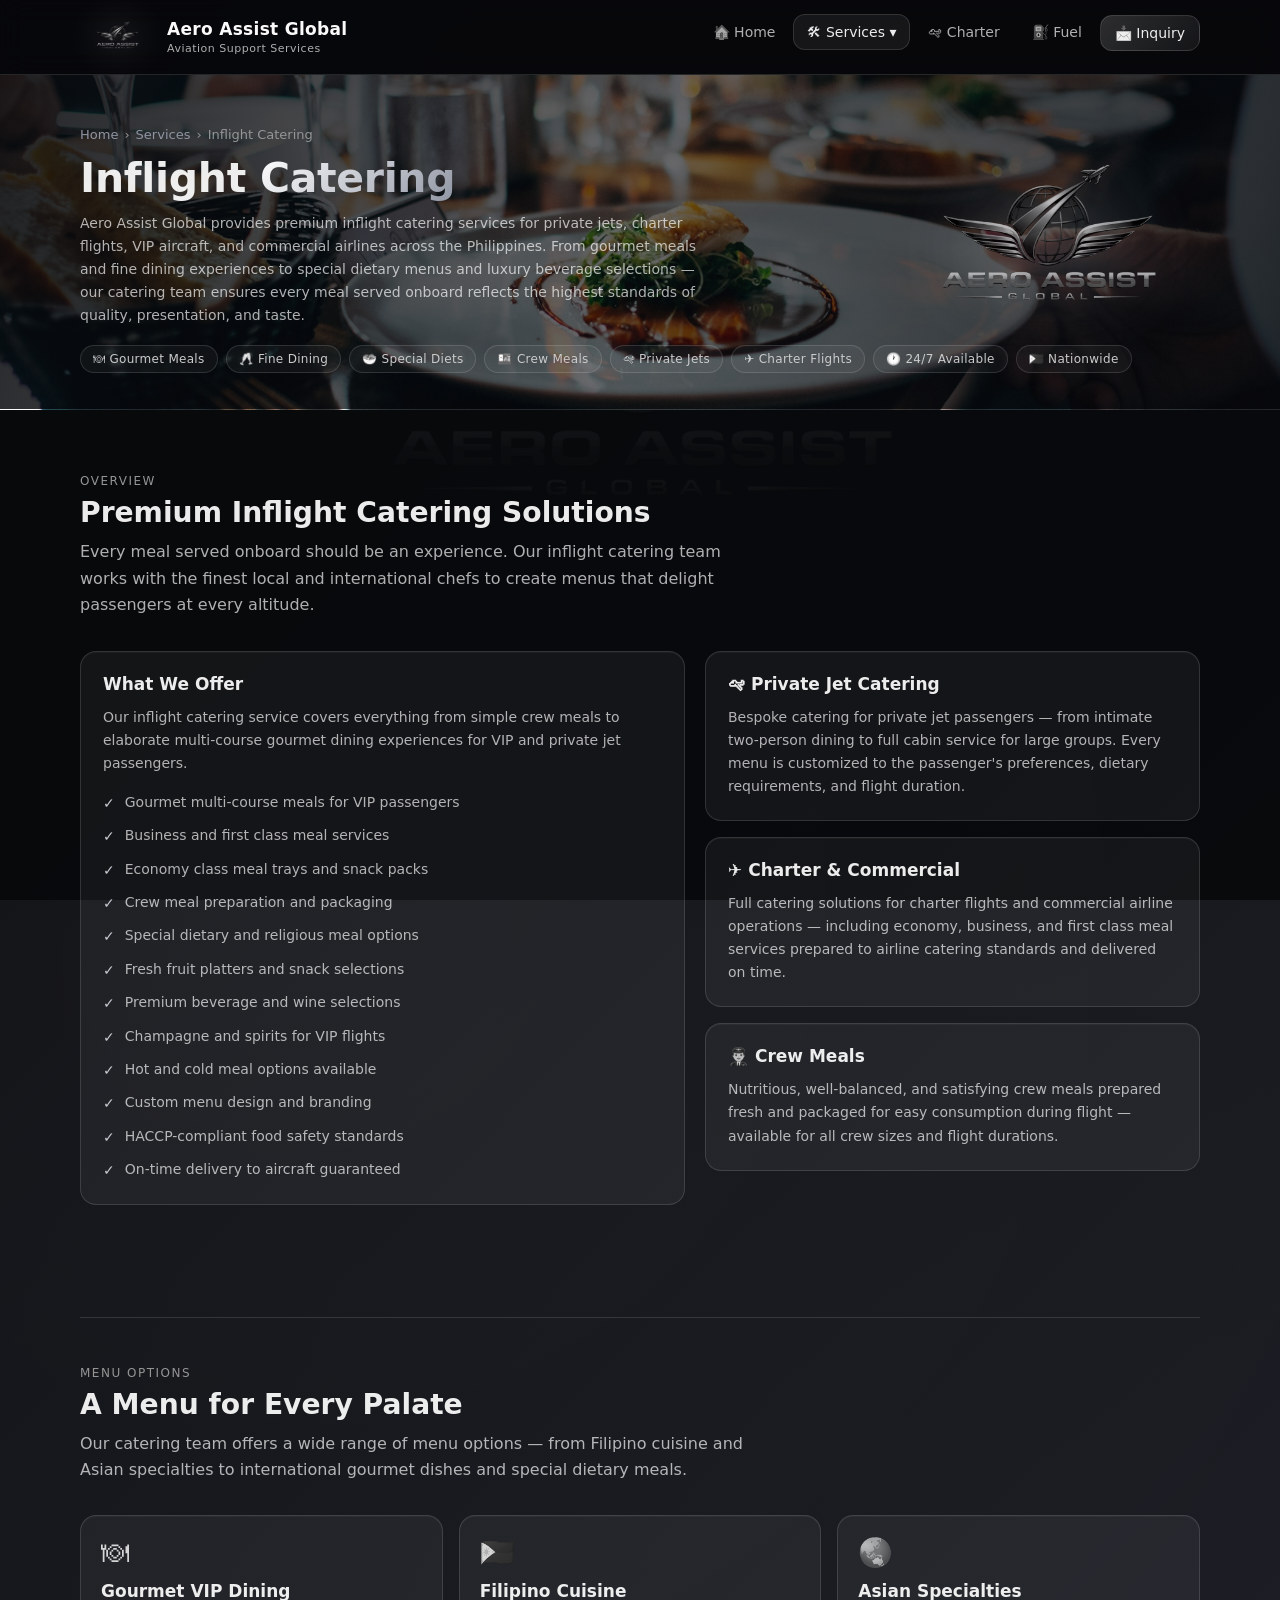
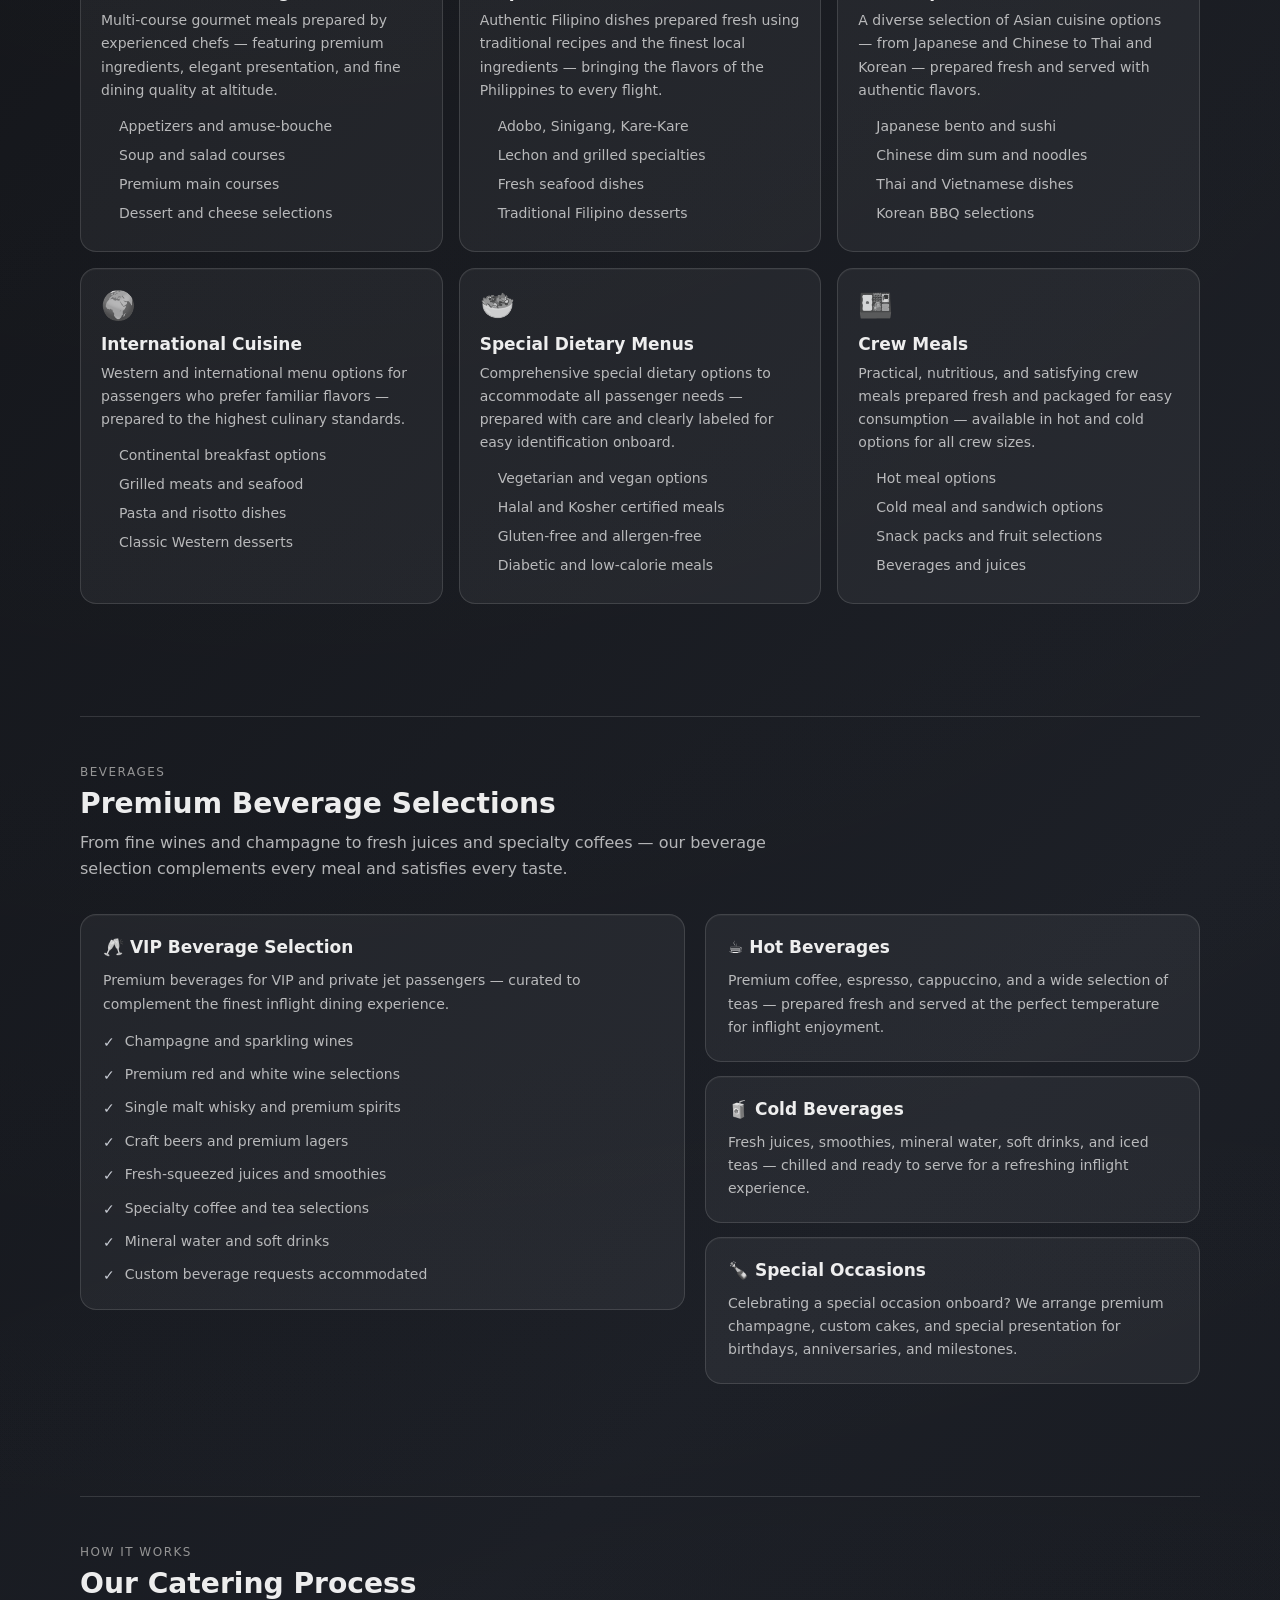
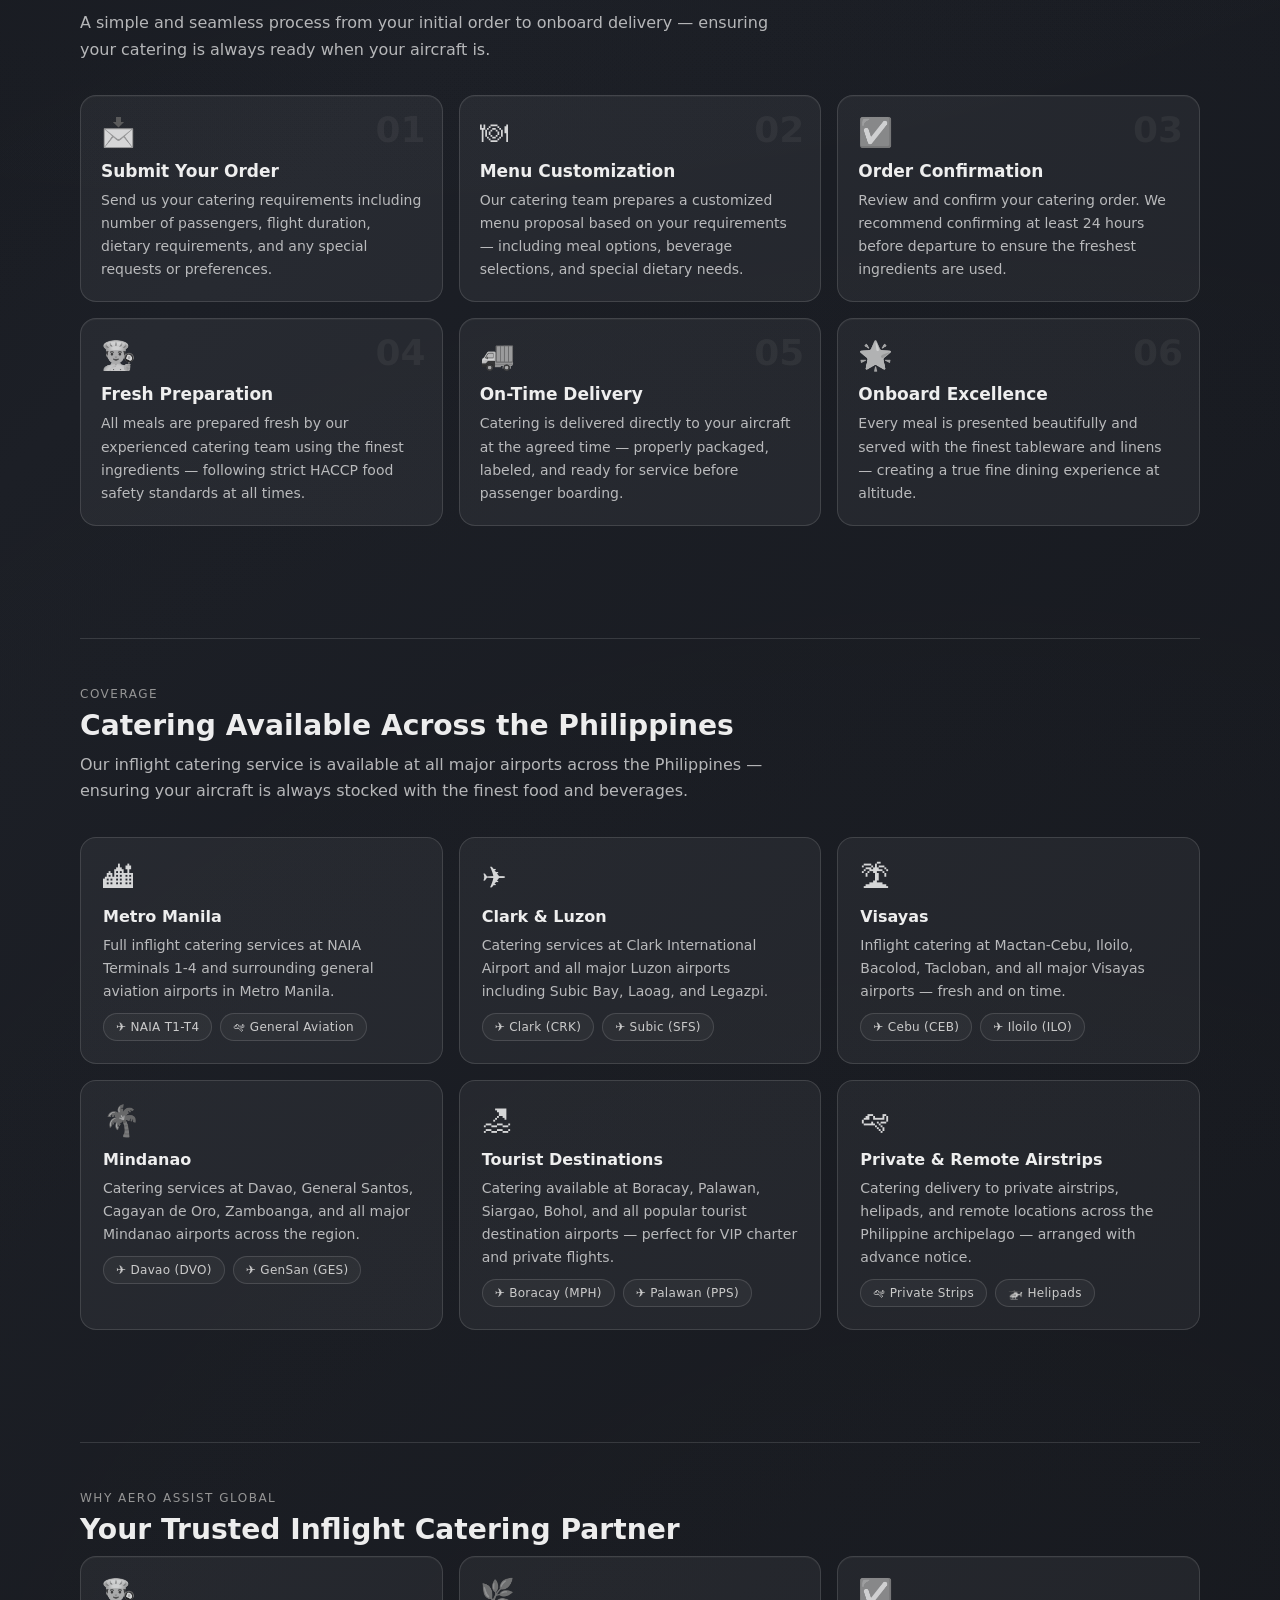
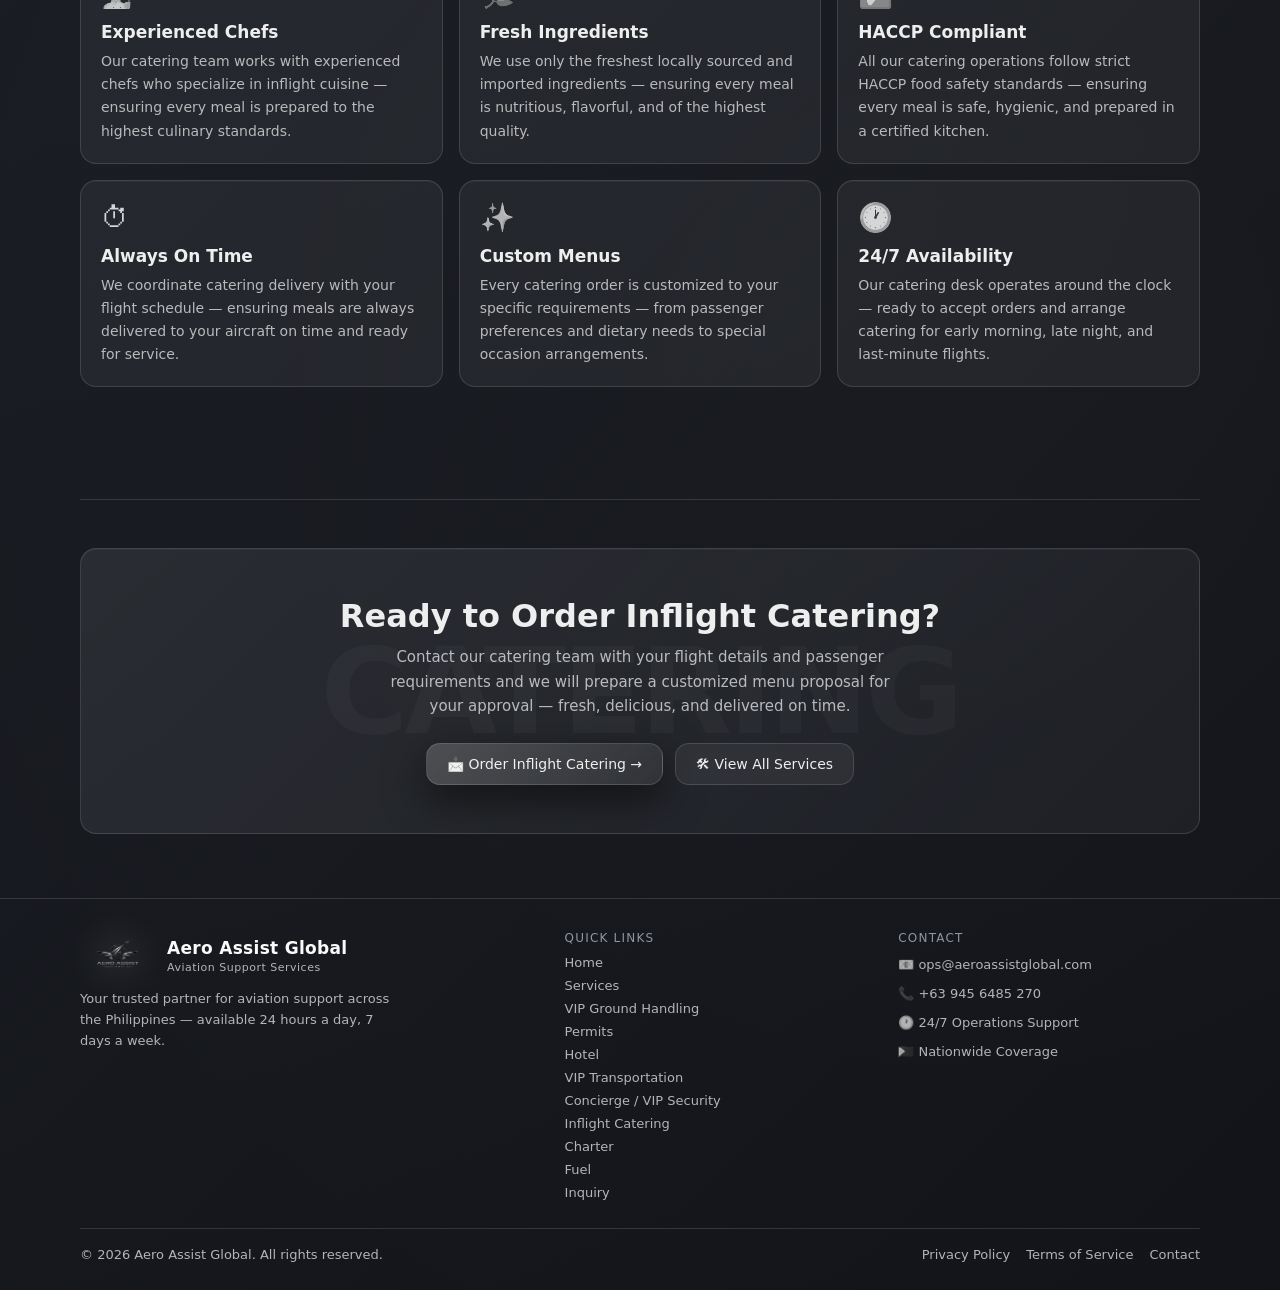
<file: inflight-catering.html>
﻿<!DOCTYPE html>
<html lang="en">
<head>
  <meta charset="UTF-8" />
  <meta name="viewport" content="width=device-width, initial-scale=1.0" />
  <meta name="description" content="Aero Assist Global Inflight Catering — Premium inflight meal services, special dietary menus, and luxury catering for private jets, charter flights, and commercial airlines across the Philippines." />
  <title>Inflight Catering | Aero Assist Global</title>
  <link rel="stylesheet" href="assets/css/styles.css" />
  <link rel="icon" type="image/png" href="assets/img/logo.png" />
</head>
<body class="page-with-logo-bg">

  <a href="#main" class="skip-link">Skip to main content</a>

  <!-- ═══════════════════════════════════════
       HEADER / NAV
  ═══════════════════════════════════════ -->
  <header class="header">
    <div class="container">
      <nav class="nav" role="navigation" aria-label="Main navigation">

        <!-- Brand -->
        <a href="index.html" class="brand">
          <img src="assets/img/logo.png"
               alt="Aero Assist Global Logo"
               style="
                 height: 50px;
                 width: auto;
                 filter: drop-shadow(0 0 20px rgba(255,255,255,0.45)) drop-shadow(0 0 40px rgba(255,255,255,0.15));
                 transition: all 0.4s ease;
               ">
          <div class="brand-text">
            <span class="name">Aero Assist Global</span>
            <span class="tag">Aviation Support Services</span>
          </div>
        </a>

        <!-- Nav Links -->
        <ul class="nav-links" data-nav-links role="list">

          <li class="nav-item">
            <a href="index.html"
               class="nav-link"
               data-page="index.html">
              🏠 Home
            </a>
          </li>

          <li class="nav-item" data-dropdown>
            <a href="services.html"
               class="nav-link active"
               data-page="services.html"
               aria-haspopup="true"
               aria-expanded="false">
              🛠 Services ▾
            </a>
            <div class="dropdown" role="menu">
              <a href="ground-handling.html" role="menuitem">
                <span class="dropdown-icon">✈️</span>
                <div>
                  <div style="font-weight:600;color:rgba(255,255,255,0.92);">VIP Ground Handling</div>
                  <div style="font-size:12px;margin-top:2px;">Ramp, passenger & cargo support</div>
                </div>
              </a>
              <a href="permits.html" role="menuitem">
                <span class="dropdown-icon">📋</span>
                <div>
                  <div style="font-weight:600;color:rgba(255,255,255,0.92);">Permits</div>
                  <div style="font-size:12px;margin-top:2px;">Overflight & landing permits</div>
                </div>
              </a>
              <a href="hotel.html" role="menuitem">
                <span class="dropdown-icon">🏨</span>
                <div>
                  <div style="font-weight:600;color:rgba(255,255,255,0.92);">Hotel</div>
                  <div style="font-size:12px;margin-top:2px;">Crew & passenger accommodation</div>
                </div>
              </a>
              <a href="vip-transport.html" role="menuitem">
                <span class="dropdown-icon">🚗</span>
                <div>
                  <div style="font-weight:600;color:rgba(255,255,255,0.92);">VIP Transportation</div>
                  <div style="font-size:12px;margin-top:2px;">Luxury ground transfers</div>
                </div>
              </a>
              <a href="concierge-vip-security.html" role="menuitem">
                <span class="dropdown-icon">🔒</span>
                <div>
                  <div style="font-weight:600;color:rgba(255,255,255,0.92);">Concierge / VIP Security</div>
                  <div style="font-size:12px;margin-top:2px;">Executive protection & concierge</div>
                </div>
              </a>
              <a href="inflight-catering.html" role="menuitem">
                <span class="dropdown-icon">🍽</span>
                <div>
                  <div style="font-weight:600;color:rgba(255,255,255,0.92);">Inflight Catering</div>
                  <div style="font-size:12px;margin-top:2px;">Premium inflight meal services</div>
                </div>
              </a>
              <a href="caap-liaison.html" role="menuitem">
  <span class="dropdown-icon">🛃</span>
  <div>
    <div style="font-weight:600;color:rgba(255,255,255,0.92);">CAAP Liaison Services</div>
    <div style="font-size:12px;margin-top:2px;">Regulatory & Ramp Coordination</div>
  </div>
</a>
            
            <div style="padding:8px 8px 6px;border-top:1px solid rgba(255,255,255,0.10);margin-top:6px;">
              <a href="services.html" style="display:flex;align-items:center;justify-content:center;gap:8px;padding:10px 14px;border-radius:10px;background:rgba(199,203,211,0.10);border:1px solid rgba(255,255,255,0.12);color:rgba(255,255,255,0.85);font-size:13px;font-weight:600;transition:background 200ms ease;text-decoration:none;">
                &#128717; View All Services &rarr;
              </a>
            </div>
</div>
          </li>

          <li class="nav-item">
            <a href="charter.html"
               class="nav-link"
               data-page="charter.html">
              🛩 Charter
            </a>
          </li>

          <li class="nav-item">
            <a href="fuel.html"
               class="nav-link"
               data-page="fuel.html">
              ⛽ Fuel
            </a>
          </li>

          <li class="nav-item">
            <a href="inquiry.html"
               class="nav-cta"
               data-page="inquiry.html">
              📩 Inquiry
            </a>
          </li>

        </ul>

        <!-- Hamburger -->
        <button
          class="menu-btn"
          data-menu-btn
          aria-label="Toggle navigation menu"
          aria-expanded="false">
          ☰
        </button>

      </nav>
    </div>
  </header>

  <!-- ═══════════════════════════════════════
       MAIN
  ═══════════════════════════════════════ -->
  <main id="main">

    <!-- PAGE HERO -->
<section class="page-hero" aria-labelledby="page-title" style="background-image: url('assets/img/inflight-catering.jpg');">

      <img src="assets/img/logo.png"
           alt=""
           aria-hidden="true"
           class="hero-logo">

      <div class="container">

        <nav class="breadcrumbs" aria-label="Breadcrumb">
          <a href="index.html">Home</a>
          <span aria-hidden="true">›</span>
          <a href="services.html">Services</a>
          <span aria-hidden="true">›</span>
          <span>Inflight Catering</span>
        </nav>

        <h1 class="page-title" id="page-title">
          Inflight <span>Catering</span>
        </h1>
        <p class="page-lead">
          Aero Assist Global provides premium inflight
          catering services for private jets, charter
          flights, VIP aircraft, and commercial airlines
          across the Philippines. From gourmet meals
          and fine dining experiences to special dietary
          menus and luxury beverage selections — our
          catering team ensures every meal served
          onboard reflects the highest standards
          of quality, presentation, and taste.
        </p>

        <div class="badge-row" style="margin-top:18px;">
          <span class="badge">🍽 Gourmet Meals</span>
          <span class="badge">🥂 Fine Dining</span>
          <span class="badge">🥗 Special Diets</span>
          <span class="badge">🍱 Crew Meals</span>
          <span class="badge">🛩 Private Jets</span>
          <span class="badge">✈️ Charter Flights</span>
          <span class="badge">🕐 24/7 Available</span>
          <span class="badge">🇵🇭 Nationwide</span>
        </div>

      </div>
    </section>

    <!-- ═══════════════════════════════════════
         SECTION — Overview
    ═══════════════════════════════════════ -->
    <section class="section" aria-labelledby="overview-title">
      <div class="container">

        <p class="section-label">Overview</p>
        <h2 class="section-title reveal" id="overview-title">
          Premium Inflight Catering Solutions
        </h2>
        <p class="section-sub reveal">
          Every meal served onboard should be an experience.
          Our inflight catering team works with the finest
          local and international chefs to create menus
          that delight passengers at every altitude.
        </p>

        <div class="split">

          <!-- Left Panel -->
          <div class="panel reveal">
            <h3>What We Offer</h3>
            <p>
              Our inflight catering service covers everything
              from simple crew meals to elaborate multi-course
              gourmet dining experiences for VIP and
              private jet passengers.
            </p>
            <ul class="check-list" style="margin-top:16px;">
              <li>Gourmet multi-course meals for VIP passengers</li>
              <li>Business and first class meal services</li>
              <li>Economy class meal trays and snack packs</li>
              <li>Crew meal preparation and packaging</li>
              <li>Special dietary and religious meal options</li>
              <li>Fresh fruit platters and snack selections</li>
              <li>Premium beverage and wine selections</li>
              <li>Champagne and spirits for VIP flights</li>
              <li>Hot and cold meal options available</li>
              <li>Custom menu design and branding</li>
              <li>HACCP-compliant food safety standards</li>
              <li>On-time delivery to aircraft guaranteed</li>
            </ul>
          </div>

          <!-- Right Panels -->
          <div style="display:grid;gap:16px;">

            <div class="panel reveal">
              <h3>🛩 Private Jet Catering</h3>
              <p>
                Bespoke catering for private jet passengers
                — from intimate two-person dining to full
                cabin service for large groups. Every menu
                is customized to the passenger's preferences,
                dietary requirements, and flight duration.
              </p>
            </div>

            <div class="panel reveal">
              <h3>✈️ Charter & Commercial</h3>
              <p>
                Full catering solutions for charter flights
                and commercial airline operations — including
                economy, business, and first class meal
                services prepared to airline catering
                standards and delivered on time.
              </p>
            </div>

            <div class="panel reveal">
              <h3>👨‍✈️ Crew Meals</h3>
              <p>
                Nutritious, well-balanced, and satisfying
                crew meals prepared fresh and packaged
                for easy consumption during flight —
                available for all crew sizes and
                flight durations.
              </p>
            </div>

          </div>

        </div>

      </div>
    </section>

    <!-- ═══════════════════════════════════════
         SECTION — Menu Options
    ═══════════════════════════════════════ -->
    <section class="section" style="padding-top:0;" aria-labelledby="menu-title">
      <div class="container">

        <hr class="divider" />

        <p class="section-label">Menu Options</p>
        <h2 class="section-title reveal" id="menu-title">
          A Menu for Every Palate
        </h2>
        <p class="section-sub reveal">
          Our catering team offers a wide range of menu
          options — from Filipino cuisine and Asian
          specialties to international gourmet dishes
          and special dietary meals.
        </p>

        <div class="grid-3">

          <div class="card reveal">
            <div class="card-icon">🍽</div>
            <h3>Gourmet VIP Dining</h3>
            <p>
              Multi-course gourmet meals prepared by
              experienced chefs — featuring premium
              ingredients, elegant presentation, and
              fine dining quality at altitude.
            </p>
            <ul class="list" style="margin-top:12px;">
              <li>Appetizers and amuse-bouche</li>
              <li>Soup and salad courses</li>
              <li>Premium main courses</li>
              <li>Dessert and cheese selections</li>
            </ul>
          </div>

          <div class="card reveal">
            <div class="card-icon">🇵🇭</div>
            <h3>Filipino Cuisine</h3>
            <p>
              Authentic Filipino dishes prepared fresh
              using traditional recipes and the finest
              local ingredients — bringing the flavors
              of the Philippines to every flight.
            </p>
            <ul class="list" style="margin-top:12px;">
              <li>Adobo, Sinigang, Kare-Kare</li>
              <li>Lechon and grilled specialties</li>
              <li>Fresh seafood dishes</li>
              <li>Traditional Filipino desserts</li>
            </ul>
          </div>

          <div class="card reveal">
            <div class="card-icon">🌏</div>
            <h3>Asian Specialties</h3>
            <p>
              A diverse selection of Asian cuisine
              options — from Japanese and Chinese
              to Thai and Korean — prepared fresh
              and served with authentic flavors.
            </p>
            <ul class="list" style="margin-top:12px;">
              <li>Japanese bento and sushi</li>
              <li>Chinese dim sum and noodles</li>
              <li>Thai and Vietnamese dishes</li>
              <li>Korean BBQ selections</li>
            </ul>
          </div>

          <div class="card reveal">
            <div class="card-icon">🌍</div>
            <h3>International Cuisine</h3>
            <p>
              Western and international menu options
              for passengers who prefer familiar
              flavors — prepared to the highest
              culinary standards.
            </p>
            <ul class="list" style="margin-top:12px;">
              <li>Continental breakfast options</li>
              <li>Grilled meats and seafood</li>
              <li>Pasta and risotto dishes</li>
              <li>Classic Western desserts</li>
            </ul>
          </div>

          <div class="card reveal">
            <div class="card-icon">🥗</div>
            <h3>Special Dietary Menus</h3>
            <p>
              Comprehensive special dietary options
              to accommodate all passenger needs —
              prepared with care and clearly labeled
              for easy identification onboard.
            </p>
            <ul class="list" style="margin-top:12px;">
              <li>Vegetarian and vegan options</li>
              <li>Halal and Kosher certified meals</li>
              <li>Gluten-free and allergen-free</li>
              <li>Diabetic and low-calorie meals</li>
            </ul>
          </div>

          <div class="card reveal">
            <div class="card-icon">🍱</div>
            <h3>Crew Meals</h3>
            <p>
              Practical, nutritious, and satisfying
              crew meals prepared fresh and packaged
              for easy consumption — available in
              hot and cold options for all crew sizes.
            </p>
            <ul class="list" style="margin-top:12px;">
              <li>Hot meal options</li>
              <li>Cold meal and sandwich options</li>
              <li>Snack packs and fruit selections</li>
              <li              >Beverages and juices</li>
            </ul>
          </div>

        </div>

      </div>
    </section>

    <!-- ═══════════════════════════════════════
         SECTION — Beverages
    ═══════════════════════════════════════ -->
    <section class="section" style="padding-top:0;" aria-labelledby="beverages-title">
      <div class="container">

        <hr class="divider" />

        <p class="section-label">Beverages</p>
        <h2 class="section-title reveal" id="beverages-title">
          Premium Beverage Selections
        </h2>
        <p class="section-sub reveal">
          From fine wines and champagne to fresh juices
          and specialty coffees — our beverage selection
          complements every meal and satisfies every taste.
        </p>

        <div class="split">

          <div class="panel reveal">
            <h3>🥂 VIP Beverage Selection</h3>
            <p style="margin-bottom:14px;">
              Premium beverages for VIP and private
              jet passengers — curated to complement
              the finest inflight dining experience.
            </p>
            <ul class="check-list">
              <li>Champagne and sparkling wines</li>
              <li>Premium red and white wine selections</li>
              <li>Single malt whisky and premium spirits</li>
              <li>Craft beers and premium lagers</li>
              <li>Fresh-squeezed juices and smoothies</li>
              <li>Specialty coffee and tea selections</li>
              <li>Mineral water and soft drinks</li>
              <li>Custom beverage requests accommodated</li>
            </ul>
          </div>

          <div style="display:grid;gap:14px;">

            <div class="panel reveal">
              <h3>☕ Hot Beverages</h3>
              <p>
                Premium coffee, espresso, cappuccino,
                and a wide selection of teas — prepared
                fresh and served at the perfect
                temperature for inflight enjoyment.
              </p>
            </div>

            <div class="panel reveal">
              <h3>🧃 Cold Beverages</h3>
              <p>
                Fresh juices, smoothies, mineral water,
                soft drinks, and iced teas — chilled
                and ready to serve for a refreshing
                inflight experience.
              </p>
            </div>

            <div class="panel reveal">
              <h3>🍾 Special Occasions</h3>
              <p>
                Celebrating a special occasion onboard?
                We arrange premium champagne, custom
                cakes, and special presentation for
                birthdays, anniversaries, and milestones.
              </p>
            </div>

          </div>

        </div>

      </div>
    </section>

    <!-- ═══════════════════════════════════════
         SECTION — How It Works
    ═══════════════════════════════════════ -->
    <section class="section" style="padding-top:0;" aria-labelledby="process-title">
      <div class="container">

        <hr class="divider" />

        <p class="section-label">How It Works</p>
        <h2 class="section-title reveal" id="process-title">
          Our Catering Process
        </h2>
        <p class="section-sub reveal">
          A simple and seamless process from your
          initial order to onboard delivery —
          ensuring your catering is always
          ready when your aircraft is.
        </p>

        <div class="grid-3">

          <div class="card reveal" style="position:relative;">
            <div style="
              position:absolute;
              top:16px;
              right:16px;
              font-size:36px;
              font-weight:900;
              color:rgba(255,255,255,0.05);
              line-height:1;">
              01
            </div>
            <div class="card-icon">📩</div>
            <h3>Submit Your Order</h3>
            <p>
              Send us your catering requirements
              including number of passengers, flight
              duration, dietary requirements, and
              any special requests or preferences.
            </p>
          </div>

          <div class="card reveal" style="position:relative;">
            <div style="
              position:absolute;
              top:16px;
              right:16px;
              font-size:36px;
              font-weight:900;
              color:rgba(255,255,255,0.05);
              line-height:1;">
              02
            </div>
            <div class="card-icon">🍽</div>
            <h3>Menu Customization</h3>
            <p>
              Our catering team prepares a customized
              menu proposal based on your requirements
              — including meal options, beverage
              selections, and special dietary needs.
            </p>
          </div>

          <div class="card reveal" style="position:relative;">
            <div style="
              position:absolute;
              top:16px;
              right:16px;
              font-size:36px;
              font-weight:900;
              color:rgba(255,255,255,0.05);
              line-height:1;">
              03
            </div>
            <div class="card-icon">✅</div>
            <h3>Order Confirmation</h3>
            <p>
              Review and confirm your catering order.
              We recommend confirming at least
              24 hours before departure to ensure
              the freshest ingredients are used.
            </p>
          </div>

          <div class="card reveal" style="position:relative;">
            <div style="
              position:absolute;
              top:16px;
              right:16px;
              font-size:36px;
              font-weight:900;
              color:rgba(255,255,255,0.05);
              line-height:1;">
              04
            </div>
            <div class="card-icon">👨‍🍳</div>
            <h3>Fresh Preparation</h3>
            <p>
              All meals are prepared fresh by our
              experienced catering team using the
              finest ingredients — following strict
              HACCP food safety standards at all times.
            </p>
          </div>

          <div class="card reveal" style="position:relative;">
            <div style="
              position:absolute;
              top:16px;
              right:16px;
              font-size:36px;
              font-weight:900;
              color:rgba(255,255,255,0.05);
              line-height:1;">
              05
            </div>
            <div class="card-icon">🚚</div>
            <h3>On-Time Delivery</h3>
            <p>
              Catering is delivered directly to your
              aircraft at the agreed time — properly
              packaged, labeled, and ready for
              service before passenger boarding.
            </p>
          </div>

          <div class="card reveal" style="position:relative;">
            <div style="
              position:absolute;
              top:16px;
              right:16px;
              font-size:36px;
              font-weight:900;
              color:rgba(255,255,255,0.05);
              line-height:1;">
              06
            </div>
            <div class="card-icon">🌟</div>
            <h3>Onboard Excellence</h3>
            <p>
              Every meal is presented beautifully
              and served with the finest tableware
              and linens — creating a true fine
              dining experience at altitude.
            </p>
          </div>

        </div>

      </div>
    </section>

    <!-- ═══════════════════════════════════════
         SECTION — Coverage
    ═══════════════════════════════════════ -->
    <section class="section" style="padding-top:0;" aria-labelledby="coverage-title">
      <div class="container">

        <hr class="divider" />

        <p class="section-label">Coverage</p>
        <h2 class="section-title reveal" id="coverage-title">
          Catering Available Across the Philippines
        </h2>
        <p class="section-sub reveal">
          Our inflight catering service is available
          at all major airports across the Philippines
          — ensuring your aircraft is always stocked
          with the finest food and beverages.
        </p>

        <div class="info-grid">

          <div class="info-card reveal">
            <div class="info-card-icon">🏙</div>
            <h3>Metro Manila</h3>
            <p>
              Full inflight catering services at
              NAIA Terminals 1-4 and surrounding
              general aviation airports in
              Metro Manila.
            </p>
            <div class="badge-row" style="margin-top:10px;">
              <span class="badge">✈️ NAIA T1-T4</span>
              <span class="badge">🛩 General Aviation</span>
            </div>
          </div>

          <div class="info-card reveal">
            <div class="info-card-icon">✈️</div>
            <h3>Clark & Luzon</h3>
            <p>
              Catering services at Clark International
              Airport and all major Luzon airports
              including Subic Bay, Laoag,
              and Legazpi.
            </p>
            <div class="badge-row" style="margin-top:10px;">
              <span class="badge">✈️ Clark (CRK)</span>
              <span class="badge">✈️ Subic (SFS)</span>
            </div>
          </div>

          <div class="info-card reveal">
            <div class="info-card-icon">🏝</div>
            <h3>Visayas</h3>
            <p>
              Inflight catering at Mactan-Cebu,
              Iloilo, Bacolod, Tacloban, and
              all major Visayas airports —
              fresh and on time.
            </p>
            <div class="badge-row" style="margin-top:10px;">
              <span class="badge">✈️ Cebu (CEB)</span>
              <span class="badge">✈️ Iloilo (ILO)</span>
            </div>
          </div>

          <div class="info-card reveal">
            <div class="info-card-icon">🌴</div>
            <h3>Mindanao</h3>
            <p>
              Catering services at Davao, General
              Santos, Cagayan de Oro, Zamboanga,
              and all major Mindanao airports
              across the region.
            </p>
            <div class="badge-row" style="margin-top:10px;">
              <span class="badge">✈️ Davao (DVO)</span>
              <span class="badge">✈️ GenSan (GES)</span>
            </div>
          </div>

          <div class="info-card reveal">
            <div class="info-card-icon">🏖</div>
            <h3>Tourist Destinations</h3>
            <p>
              Catering available at Boracay, Palawan,
              Siargao, Bohol, and all popular tourist
              destination airports — perfect for
              VIP charter and private flights.
            </p>
            <div class="badge-row" style="margin-top:10px;">
              <span class="badge">✈️ Boracay (MPH)</span>
              <span class="badge">✈️ Palawan (PPS)</span>
            </div>
          </div>

          <div class="info-card reveal">
            <div class="info-card-icon">🛩</div>
            <h3>Private & Remote Airstrips</h3>
            <p>
              Catering delivery to private airstrips,
              helipads, and remote locations across
              the Philippine archipelago — arranged
              with advance notice.
            </p>
            <div class="badge-row" style="margin-top:10px;">
              <span class="badge">🛩 Private Strips</span>
              <span class="badge">🚁 Helipads</span>
            </div>
          </div>

        </div>

      </div>
    </section>

    <!-- ═══════════════════════════════════════
         SECTION — Why Choose Us
    ═══════════════════════════════════════ -->
    <section class="section" style="padding-top:0;" aria-labelledby="why-title">
      <div class="container">

        <hr class="divider" />

        <p class="section-label">Why Aero Assist Global</p>
        <h2 class="section-title reveal" id="why-title">
          Your Trusted Inflight Catering Partner
        </h2>

        <div class="grid-3">

          <div class="card reveal">
            <div class="card-icon">👨‍🍳</div>
            <h3>Experienced Chefs</h3>
            <p>
              Our catering team works with experienced
              chefs who specialize in inflight cuisine
              — ensuring every meal is prepared to
              the highest culinary standards.
            </p>
          </div>

          <div class="card reveal">
            <div class="card-icon">🌿</div>
            <h3>Fresh Ingredients</h3>
            <p>
              We use only the freshest locally sourced
              and imported ingredients — ensuring
              every meal is nutritious, flavorful,
              and of the highest quality.
            </p>
          </div>

          <div class="card reveal">
            <div class="card-icon">✅</div>
            <h3>HACCP Compliant</h3>
            <p>
              All our catering operations follow strict
              HACCP food safety standards — ensuring
              every meal is safe, hygienic, and
              prepared in a certified kitchen.
            </p>
          </div>

          <div class="card reveal">
            <div class="card-icon">⏱</div>
            <h3>Always On Time</h3>
            <p>
              We coordinate catering delivery with
              your flight schedule — ensuring meals
              are always delivered to your aircraft
              on time and ready for service.
            </p>
          </div>

          <div class="card reveal">
            <div class="card-icon">✨</div>
            <h3>Custom Menus</h3>
            <p>
              Every catering order is customized to
              your specific requirements — from
              passenger preferences and dietary
              needs to special occasion arrangements.
            </p>
          </div>

          <div class="card reveal">
            <div class="card-icon">🕐</div>
            <h3>24/7 Availability</h3>
            <p>
              Our catering desk operates around the
              clock — ready to accept orders and
              arrange catering for early morning,
              late night, and last-minute flights.
            </p>
          </div>

        </div>

      </div>
    </section>

    <!-- ═══════════════════════════════════════
         CTA STRIP
    ═══════════════════════════════════════ -->
    <section class="section" style="padding-top:0;" aria-label="Call to action">
      <div class="container">

        <hr class="divider" />

        <div class="panel reveal" style="
          text-align:center;
          padding:48px 28px;
          background:linear-gradient(135deg,
            rgba(199,203,211,0.10),
            rgba(255,255,255,0.04));
          position:relative;
          overflow:hidden;">

          <div aria-hidden="true" style="
            position:absolute;
            inset:0;
            display:flex;
            align-items:center;
            justify-content:center;
            font-size:clamp(50px,10vw,120px);
                        font-weight:900;
            color:rgba(255,255,255,0.03);
            pointer-events:none;
            user-select:none;
            letter-spacing:-4px;">
            CATERING
          </div>

          <div style="position:relative;">
            <h2 style="margin:0 0 10px;font-size:clamp(22px,2.5vw,34px);">
              Ready to Order Inflight Catering?
            </h2>
            <p style="
              color:var(--muted);
              max-width:55ch;
              margin:0 auto 24px;
              line-height:1.65;
              font-size:15px;">
              Contact our catering team with your
              flight details and passenger requirements
              and we will prepare a customized menu
              proposal for your approval — fresh,
              delicious, and delivered on time.
            </p>
            <div class="actions" style="justify-content:center;">
              <a href="inquiry.html" class="btn primary">
                📩 Order Inflight Catering →
              </a>
              <a href="services.html" class="btn">
                🛠 View All Services
              </a>
            </div>
          </div>

        </div>

      </div>
    </section>

  </main>

  <!-- ═══════════════════════════════════════
       FOOTER
  ═══════════════════════════════════════ -->
  <footer class="footer" role="contentinfo">
    <div class="container">
      <div class="footer-inner">

        <div>
          <div class="brand" style="margin-bottom:8px;">
            <img src="assets/img/logo.png" alt="Aero Assist Global Logo" />
            <div class="brand-text">
              <span class="name">Aero Assist Global</span>
              <span class="tag">Aviation Support Services</span>
            </div>
          </div>
          <p style="font-size:13px;color:var(--muted);max-width:38ch;line-height:1.6;">
            Your trusted partner for aviation support
            across the Philippines — available
            24 hours a day, 7 days a week.
          </p>
        </div>

        <div>
          <p style="
            font-size:12px;
            text-transform:uppercase;
            letter-spacing:1.2px;
            color:var(--silver-2);
            margin:0 0 10px;">
            Quick Links
          </p>
          <div class="footer-links" style="flex-direction:column;gap:8px;">
            <a href="index.html">Home</a>
            <a href="services.html">Services</a>
            <a href="ground-handling.html">VIP Ground Handling</a>
            <a href="permits.html">Permits</a>
            <a href="hotel.html">Hotel</a>
            <a href="vip-transport.html">VIP Transportation</a>
            <a href="concierge-vip-security.html">Concierge / VIP Security</a>
            <a href="inflight-catering.html">Inflight Catering</a>
            <a href="charter.html">Charter</a>
            <a href="fuel.html">Fuel</a>
            <a href="inquiry.html">Inquiry</a>
          </div>
        </div>

        <div>
          <p style="
            font-size:12px;
            text-transform:uppercase;
            letter-spacing:1.2px;
            color:var(--silver-2);
            margin:0 0 10px;">
            Contact
          </p>
          <div style="
            display:grid;
            gap:8px;
            font-size:13px;
            color:var(--muted);
            line-height:1.6;">
            <span>📧 ops@aeroassistglobal.com</span>
            <span>📞 +63 945 6485 270</span>
            <span>🕐 24/7 Operations Support</span>
            <span>🇵🇭 Nationwide Coverage</span>
          </div>
        </div>

      </div>

      <div style="
        margin-top:28px;
        padding-top:18px;
        border-top:1px solid var(--border);
        display:flex;
        align-items:center;
        justify-content:space-between;
        flex-wrap:wrap;
        gap:12px;
        font-size:13px;
        color:var(--muted);">
        <span>
          © <span data-year></span> Aero Assist Global.
          All rights reserved.
        </span>
        <div class="footer-links">
          <a href="inquiry.html">Privacy Policy</a>
          <a href="inquiry.html">Terms of Service</a>
          <a href="inquiry.html">Contact</a>
        </div>
      </div>

    </div>
  </footer>

  <script src="assets/js/main.js"></script>
</body>
</html>
</file>
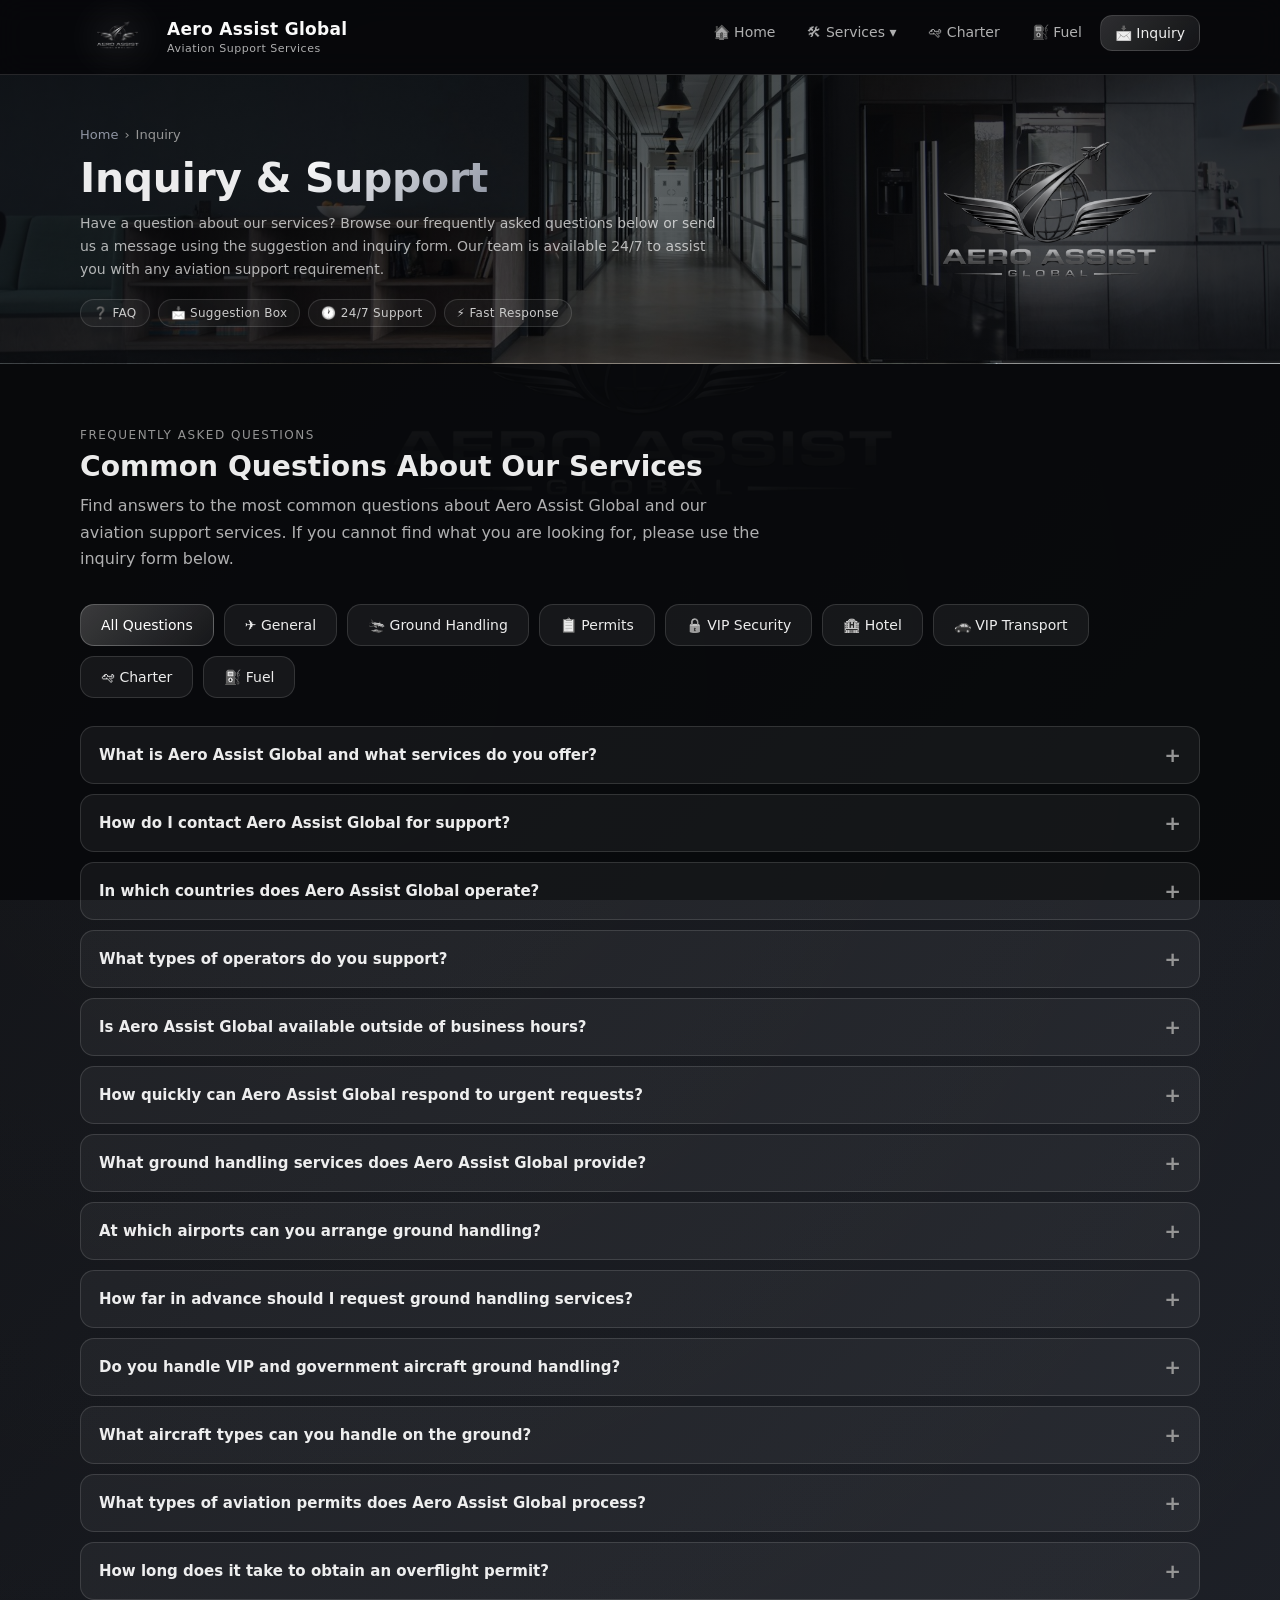
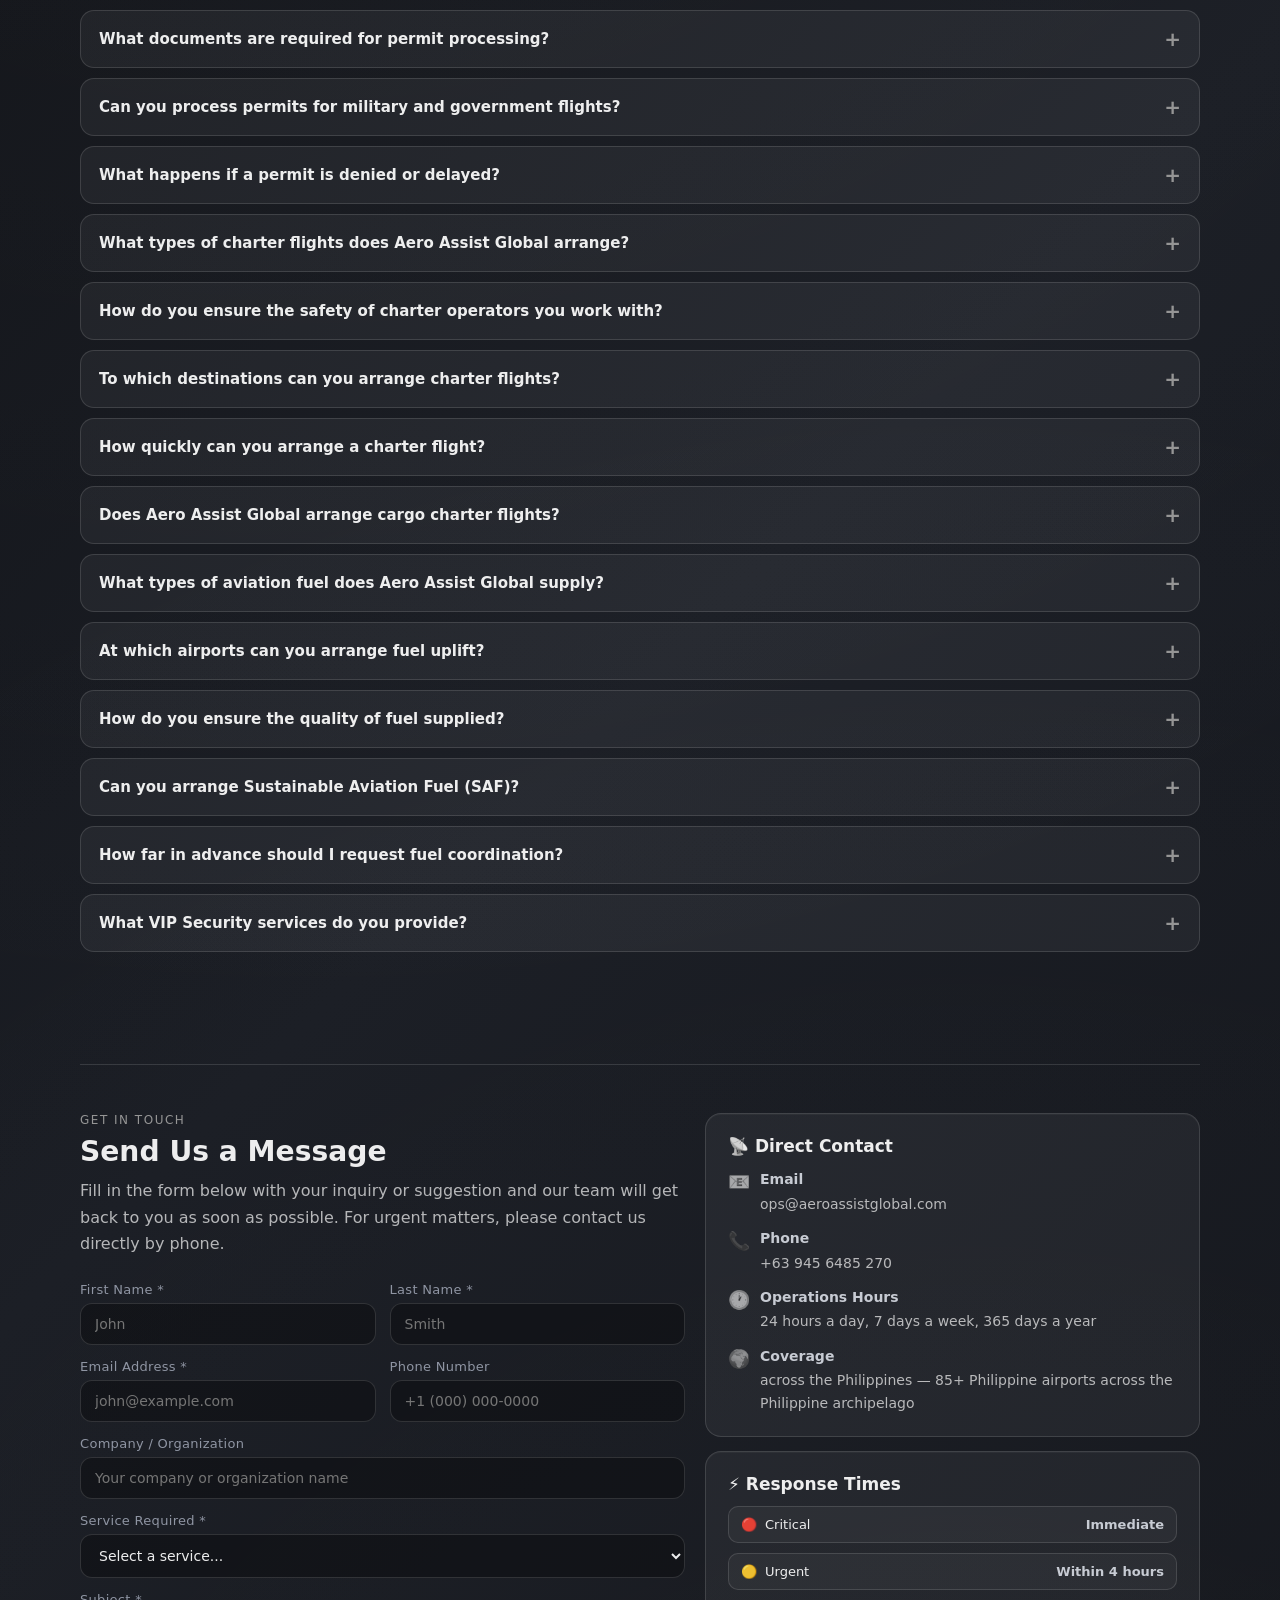
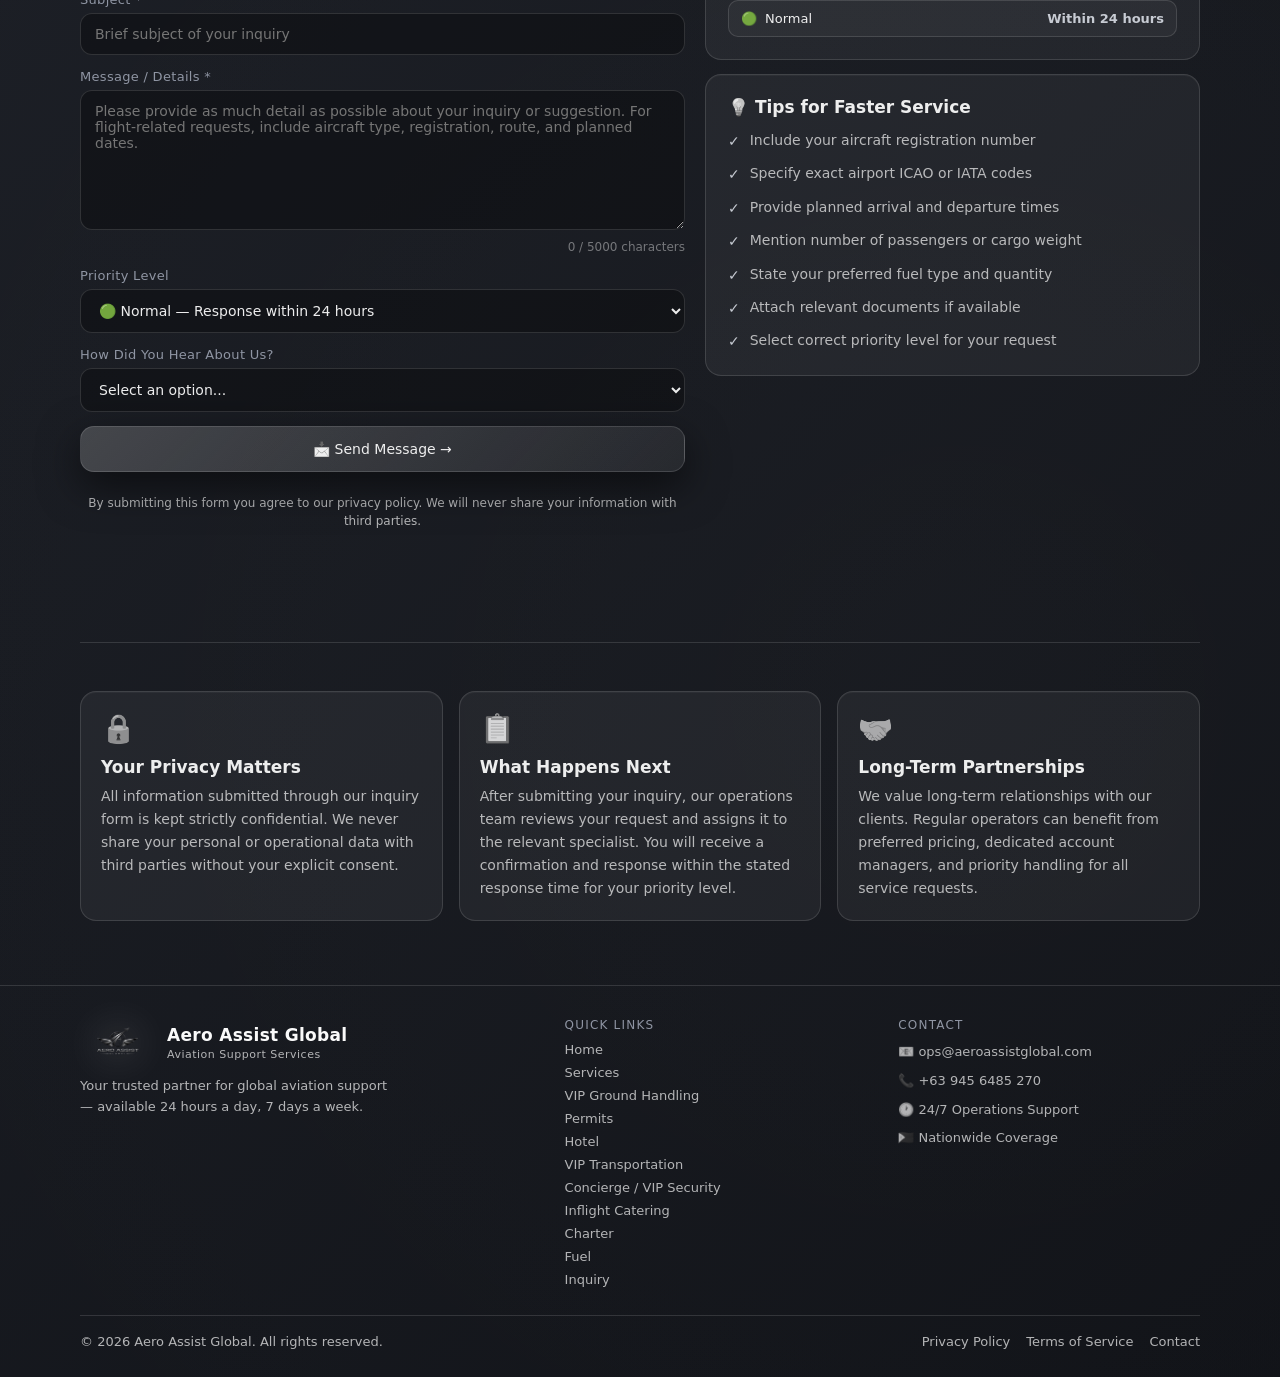
<file: inquiry.html>
﻿<!DOCTYPE html>
<html lang="en">
<head>
  <meta charset="UTF-8" />
  <meta name="viewport" content="width=device-width, initial-scale=1.0" />
  <meta name="description" content="Aero Assist Global Inquiry — Frequently asked questions and contact form for aviation support services." />
  <title>Inquiry | Aero Assist Global</title>
  <link rel="stylesheet" href="assets/css/styles.css" />
  <link rel="icon" type="image/png" href="assets/img/logo.png" />
</head>
<body class="page-with-logo-bg">

  <a href="#main" class="skip-link">Skip to main content</a>

  <!-- ═══════════════════════════════════════
       HEADER / NAV
  ═══════════════════════════════════════ -->
  <header class="header">
    <div class="container">
      <nav class="nav" role="navigation" aria-label="Main navigation">

        <!-- Brand - Logo + Name Side by Side -->
<a href="index.html" class="brand">
  <img src="assets/img/logo.png" 
       alt="Aero Assist Global Logo"
       style="
         height: 50px; 
         width: auto;
         filter: drop-shadow(0 0 20px rgba(255,255,255,0.45)) drop-shadow(0 0 40px rgba(255,255,255,0.15));
         transition: all 0.4s ease;
       ">
  <div class="brand-text">
    <span class="name">Aero Assist Global</span>
    <span class="tag">Aviation Support Services</span>
  </div>
</a>
        <!-- Nav Links -->
        <ul class="nav-links" data-nav-links role="list">

          <li class="nav-item">
            <a href="index.html"
               class="nav-link"
               data-page="index.html">
              🏠 Home
            </a>
          </li>

          <!-- Services with dropdown -->
          <li class="nav-item" data-dropdown>
            <a href="services.html"
               class="nav-link"
               data-page="services.html"
               aria-haspopup="true"
               aria-expanded="false">
              🛠 Services ▾
            </a>
           <div class="dropdown" role="menu">
  <a href="ground-handling.html" role="menuitem">
    <span class="dropdown-icon">✈️</span>
    <div>
      <div style="font-weight:600;color:rgba(255,255,255,0.92);">VIP Ground Handling</div>
      <div style="font-size:12px;margin-top:2px;">Ramp, passenger & cargo support</div>
    </div>
  </a>
  <a href="permits.html" role="menuitem">
    <span class="dropdown-icon">📋</span>
    <div>
      <div style="font-weight:600;color:rgba(255,255,255,0.92);">Permits</div>
      <div style="font-size:12px;margin-top:2px;">Overflight & landing permits</div>
    </div>
  </a>
  <a href="hotel.html" role="menuitem">
    <span class="dropdown-icon">🏨</span>
    <div>
      <div style="font-weight:600;color:rgba(255,255,255,0.92);">Hotel</div>
      <div style="font-size:12px;margin-top:2px;">Crew & passenger accommodation</div>
    </div>
  </a>
  <a href="vip-transport.html" role="menuitem">
    <span class="dropdown-icon">🚗</span>
    <div>
      <div style="font-weight:600;color:rgba(255,255,255,0.92);">VIP Transportation</div>
      <div style="font-size:12px;margin-top:2px;">Luxury ground transfers</div>
    </div>
  </a>
  <a href="concierge-vip-security.html" role="menuitem">
    <span class="dropdown-icon">🔒</span>
    <div>
      <div style="font-weight:600;color:rgba(255,255,255,0.92);">Concierge / VIP Security</div>
      <div style="font-size:12px;margin-top:2px;">Executive protection & concierge</div>
    </div>
  </a>
  <a href="inflight-catering.html" role="menuitem">
    <span class="dropdown-icon">🍽</span>
    <div>
      <div style="font-weight:600;color:rgba(255,255,255,0.92);">Inflight Catering</div>
      <div style="font-size:12px;margin-top:2px;">Premium inflight meal services</div>
    </div>
  </a>
             <a href="caap-liaison.html" role="menuitem">
  <span class="dropdown-icon">🛃</span>
  <div>
    <div style="font-weight:600;color:rgba(255,255,255,0.92);">CAAP Liaison Services</div>
    <div style="font-size:12px;margin-top:2px;">Regulatory & Ramp Coordination</div>
  </div>
</a>

            <div style="padding:8px 8px 6px;border-top:1px solid rgba(255,255,255,0.10);margin-top:6px;">
              <a href="services.html" style="display:flex;align-items:center;justify-content:center;gap:8px;padding:10px 14px;border-radius:10px;background:rgba(199,203,211,0.10);border:1px solid rgba(255,255,255,0.12);color:rgba(255,255,255,0.85);font-size:13px;font-weight:600;transition:background 200ms ease;text-decoration:none;">
                &#128717; View All Services &rarr;
              </a>
            </div>
</div>
          </li>

          <li class="nav-item">
            <a href="charter.html"
               class="nav-link"
               data-page="charter.html">
              🛩 Charter
            </a>
          </li>

          <li class="nav-item">
            <a href="fuel.html"
               class="nav-link"
               data-page="fuel.html">
              ⛽ Fuel
            </a>
          </li>

          <li class="nav-item">
            <a href="inquiry.html"
               class="nav-cta active"
               data-page="inquiry.html">
              📩 Inquiry
            </a>
          </li>

        </ul>

        <!-- Hamburger -->
        <button
          class="menu-btn"
          data-menu-btn
          aria-label="Toggle navigation menu"
          aria-expanded="false">
          ☰
        </button>

      </nav>
    </div>
  </header>

  <!-- ═══════════════════════════════════════
       PAGE HERO
  ═══════════════════════════════════════ -->
  <main id="main">
<section class="page-hero" aria-labelledby="page-title" style="background-image: url('assets/img/inquiry.jpg');">

  <!-- Hero Logo Left Side -->
  <img src="assets/img/logo.png" 
       alt="" 
       aria-hidden="true" 
       class="hero-logo">

  <div class="container">

        <!-- Breadcrumbs -->
        <nav class="breadcrumbs" aria-label="Breadcrumb">
          <a href="index.html">Home</a>
          <span aria-hidden="true">›</span>
          <span>Inquiry</span>
        </nav>

        <h1 class="page-title">
          Inquiry & <span>Support</span>
        </h1>
        <p class="page-lead">
          Have a question about our services? Browse our
          frequently asked questions below or send us a
          message using the suggestion and inquiry form.
          Our team is available 24/7 to assist you with
          any aviation support requirement.
        </p>

        <!-- Badges -->
        <div class="badge-row" style="margin-top:18px;">
          <span class="badge">❓ FAQ</span>
          <span class="badge">📩 Suggestion Box</span>
          <span class="badge">🕐 24/7 Support</span>
          <span class="badge">⚡ Fast Response</span>
        </div>

      </div>
    </section>

    <!-- ═══════════════════════════════════════
         SECTION — FAQ
    ═══════════════════════════════════════ -->
    <section class="section" aria-labelledby="faq-title">
      <div class="container">

        <p class="section-label">Frequently Asked Questions</p>
        <h2 class="section-title reveal" id="faq-title">
          Common Questions About Our Services
        </h2>
        <p class="section-sub reveal">
          Find answers to the most common questions about
          Aero Assist Global and our aviation support services.
          If you cannot find what you are looking for,
          please use the inquiry form below.
        </p>

        <!-- FAQ Categories -->
<div style="
  display:flex;
  gap:10px;
  flex-wrap:wrap;
  margin-bottom:28px;"
  class="reveal">
  <button class="btn" onclick="filterFAQ('all')" id="filter-all">All Questions</button>
  <button class="btn" onclick="filterFAQ('general')" id="filter-general">✈️ General</button>
  <button class="btn" onclick="filterFAQ('ground')" id="filter-ground">🛬 Ground Handling</button>
  <button class="btn" onclick="filterFAQ('permits')" id="filter-permits">📋 Permits</button>
  <button class="btn" onclick="filterFAQ('vip-security')" id="filter-vip-security">🔒 VIP Security</button>
  <button class="btn" onclick="filterFAQ('hotel')" id="filter-hotel">🏨 Hotel</button>
  <button class="btn" onclick="filterFAQ('vip-transport')" id="filter-vip-transport">🚗 VIP Transport</button>
  <button class="btn" onclick="filterFAQ('charter')" id="filter-charter">🛩 Charter</button>
  <button class="btn" onclick="filterFAQ('fuel')" id="filter-fuel">⛽ Fuel</button>
</div>

        <!-- ── GENERAL ── -->
        <div class="faq reveal" id="faq-section">

          <!-- General Questions -->
          <details data-category="general">
            <summary>What is Aero Assist Global and what services do you offer?</summary>
            <div class="answer">
              Aero Assist Global is a full-service aviation support company
              providing ground handling, permits, charter solutions, and fuel
              services at airports across the Philippines. We support airlines, private
              operators, cargo carriers, government aviation entities, and
              humanitarian organizations with professional, reliable, and
              cost-effective aviation support — available 24 hours a day,
              7 days a week, across more than 150 countries.
            </div>
          </details>

          <details data-category="general">
            <summary>How do I contact Aero Assist Global for support?</summary>
            <div class="answer">
              You can reach our operations team 24/7 via email at
              ops@aeroassistglobal.com or by phone at +1 (000) 000-0000.
              You can also submit an inquiry using the form on this page
              and our team will respond as quickly as possible —
              typically within 1–2 hours for urgent requests.
            </div>
          </details>

          <details data-category="general">
            <summary>In which countries does Aero Assist Global operate?</summary>
            <div class="answer">
              Aero Assist Global operates across more than 150 countries
              spanning all six continents — Asia Pacific, Africa, the Americas,
              Europe, the Middle East, and Central Asia. We have a trusted
              network of local partners and agents at airports across the Philippines,
              enabling us to provide professional support virtually anywhere
              your aircraft flies.
            </div>
          </details>

          <details data-category="general">
            <summary>What types of operators do you support?</summary>
            <div class="answer">
              We support a wide range of aviation operators including:
              commercial airlines, private jet operators, cargo carriers,
              charter operators, government and military aviation entities,
              humanitarian and NGO organizations, corporate flight departments,
              and general aviation operators. Our services are tailored to
              the specific needs of each client regardless of fleet size
              or operation type.
            </div>
          </details>

          <details data-category="general">
            <summary>Is Aero Assist Global available outside of business hours?</summary>
            <div class="answer">
              Yes. Our operations center is staffed 24 hours a day,
              7 days a week, 365 days a year. Aviation never stops
              and neither do we. Whether your flight arrives at noon
              or 3 AM, our team is always available to support you
              with real-time assistance and rapid response.
            </div>
          </details>

          <details data-category="general">
            <summary>How quickly can Aero Assist Global respond to urgent requests?</summary>
            <div class="answer">
              For urgent requests, our operations team aims to respond
              within 30 minutes to 1 hour. We understand that aviation
              operations are time-sensitive and we prioritize urgent
              requests accordingly. For the fastest response, we recommend
              contacting us directly by phone for time-critical situations.
            </div>
          </details>

          <!-- Ground Handling Questions -->
          <details data-category="ground">
            <summary>What ground handling services does Aero Assist Global provide?</summary>
            <div class="answer">
              Our ground handling services include aircraft marshalling
              and parking, pushback and towing, passenger check-in and
              boarding assistance, baggage loading and unloading, cargo
              handling, aircraft cleaning, catering coordination, ground
              power unit (GPU) connection, pre-conditioned air (PCA),
              potable water and lavatory servicing, de-icing and anti-icing,
              and ramp safety supervision. We provide comprehensive
              turnaround support for all aircraft types.
            </div>
          </details>

          <details data-category="ground">
            <summary>At which airports can you arrange ground handling?</summary>
            <div class="answer">
              We can arrange ground handling at airports across more than
              150 countries across the Philippines. Through our Nationwide Network of
              certified ground handling partners, we can provide professional
              ground support at major international airports, regional airports,
              and many remote destinations. Contact our operations team
              with your specific airport requirements and we will confirm
              availability and arrange the necessary services.
            </div>
          </details>

          <details data-category="ground">
            <summary>How far in advance should I request ground handling services?</summary>
            <div class="answer">
              We recommend submitting ground handling requests at least
              24–48 hours before your planned arrival to allow sufficient
              time for coordination and confirmation. However, we understand
              that aviation operations can change rapidly and we do our
              best to accommodate last-minute requests. For urgent or
              same-day requests, please contact our operations team
              directly by phone.
            </div>
          </details>

          <details data-category="ground">
            <summary>Do you handle VIP and government aircraft ground handling?</summary>
            <div class="answer">
              Yes. We have extensive experience handling VIP, government,
              and state aircraft with the highest levels of professionalism,
              discretion, and security. Our VIP ground handling services
              include dedicated meet and greet, private terminal access,
              expedited customs and immigration, luxury ground transport
              coordination, and full confidentiality throughout the operation.
            </div>
          </details>

          <details data-category="ground">
            <summary>What aircraft types can you handle on the ground?</summary>
            <div class="answer">
              Our ground handling teams are trained and equipped to handle
              all aircraft types including narrow-body and wide-body
              commercial airliners (Boeing 737, 747, 777, 787; Airbus
              A320, A330, A350, A380), business jets (Gulfstream, Bombardier,
              Dassault, Cessna), turboprops, helicopters, cargo freighters,
              military aircraft, and special mission aircraft.
            </div>
          </details>

          <!-- Permits Questions -->
          <details data-category="permits">
            <summary>What types of aviation permits does Aero Assist Global process?</summary>
            <div class="answer">
              We process all types of aviation permits including overflight
              permits, landing permits, diplomatic clearances, military
              overflight and landing authorizations, humanitarian flight
              permits, slot coordination at congested airports, dangerous
              goods transport approvals, cabotage and traffic rights
              applications, and NOTAM filings. We handle permits for
              all flight types and aircraft categories across the Philippines.
            </div>
          </details>

          <details data-category="permits">
            <summary>How long does it take to obtain an overflight permit?</summary>
            <div class="answer">
              Processing times vary by country and permit type. Standard
              overflight permits for most countries are processed within
              2–24 hours. Landing permits typically take 24–72 hours.
              Diplomatic and government clearances may take 3–7 days,
              and military authorizations can take 5–14 days or longer.
              We always recommend submitting permit requests at least
              72 hours in advance. For urgent requests, contact us
              immediately and we will do our best to expedite processing.
            </div>
          </details>

          <details data-category="permits">
            <summary>What documents are required for permit processing?</summary>
            <div class="answer">
              Typical documents required include: Certificate of Registration
              (COR), Certificate of Airworthiness (COA), aircraft insurance
              certificate, noise certificate, radio station license, Air
              Operator Certificate (AOC), operating license, crew licenses
              and medical certificates, and flight plan details. Additional
              documents such as passenger manifests, cargo manifests,
              dangerous goods declarations, or diplomatic notes may be
              required depending on the country and type of operation.
              Our permits team will advise you on all specific requirements.
            </div>
          </details>

          <details data-category="permits">
            <summary>Can you process permits for military and government flights?</summary>
            <div class="answer">
              Yes. We have specialized experience processing permits for
              military and government aviation operations. Military overflight
              and landing authorizations are handled through defense ministries
              and military aviation authorities. Government and diplomatic
              flights are coordinated through official channels including
              embassies and foreign ministries — all handled with the
              utmost discretion and professionalism.
            </div>
          </details>

          <details data-category="permits">
            <summary>What happens if a permit is denied or delayed?</summary>
            <div class="answer">
              If a permit application is denied or delayed, our permits
                            team immediately notifies you and works proactively
              to resolve the issue. This may include resubmitting
              the application with additional documentation,
              escalating through alternative channels, or advising
              on route alternatives that avoid the affected airspace.
              We maintain direct contacts with civil aviation
              authorities in most countries to help resolve
              permit issues as quickly as possible.
            </div>
          </details>

          <!-- Charter Questions -->
          <details data-category="charter">
            <summary>What types of charter flights does Aero Assist Global arrange?</summary>
            <div class="answer">
              We arrange all types of charter flights including private
              and VIP charter, corporate charter, cargo charter, government
              and diplomatic charter, humanitarian and relief charter,
              medical evacuation (MEDEVAC) flights, sports and events
              group charter, and special mission flights. We have access
              to a vast Nationwide Network of certified aircraft operators
              covering all aircraft types from light jets to wide-body
              airliners and dedicated freighters.
            </div>
          </details>

          <details data-category="charter">
            <summary>How do you ensure the safety of charter operators you work with?</summary>
            <div class="answer">
              Every charter operator in our network undergoes a rigorous
              safety vetting process before we recommend them to clients.
              This includes verification of valid Air Operator Certificate
              (AOC), IOSA safety audit status, IS-BAO compliance check,
              ARG/US or Wyvern safety rating verification, insurance
              coverage verification, incident and accident history review,
              crew qualifications check, and aircraft maintenance records
              review. We only work with operators who meet the highest
              international safety standards — your safety is never
              negotiable.
            </div>
          </details>

          <details data-category="charter">
            <summary>To which destinations can you arrange charter flights?</summary>
            <div class="answer">
              We arrange charter flights to destinations across all six
              continents — Asia Pacific, Africa, the Americas, Europe,
              the Middle East, and Central Asia. Our Nationwide Network of
              certified operators gives us access to virtually any
              destination in the world including remote and challenging
              locations. Contact our charter team with your specific
              origin and destination and we will source the right
              aircraft and arrange everything for your operation.
            </div>
          </details>

          <details data-category="charter">
            <summary>How quickly can you arrange a charter flight?</summary>
            <div class="answer">
              Our charter team can arrange flights at very short notice —
              in some cases within a few hours for urgent requirements.
              For standard charter requests, we typically provide aircraft
              options and pricing within 2–4 hours of receiving your
              request. For the fastest response on urgent charter
              requirements, we recommend contacting our operations
              team directly by phone.
            </div>
          </details>

          <details data-category="charter">
            <summary>Does Aero Assist Global arrange cargo charter flights?</summary>
            <div class="answer">
              Yes. We arrange dedicated cargo charter flights for all
              types of freight including general cargo, time-critical
              express freight, oversized and out-of-gauge cargo,
              dangerous goods (subject to applicable regulations),
              live animals, pharmaceuticals and temperature-sensitive
              cargo, valuable cargo, and humanitarian relief supplies.
              We have access to a wide range of freighter aircraft
              from small turboprops to large wide-body freighters
              including the Antonov AN-124 for outsize cargo.
            </div>
          </details>

          <!-- Fuel Questions -->
          <details data-category="fuel">
            <summary>What types of aviation fuel does Aero Assist Global supply?</summary>
            <div class="answer">
              We coordinate supply of all major aviation fuel types
              including Jet-A1 (the most widely used aviation turbine
              fuel across the Philippines), Jet-A (primarily used in the US market),
              AvGas 100LL (for piston-engine aircraft), Sustainable
              Aviation Fuel (SAF), JP-8 and F-34 (military grade fuels),
              and Jet-B wide-cut fuel for cold weather operations.
              All fuel supplied meets strict international quality
              specifications including DEF STAN 91-091 and ASTM D1655.
            </div>
          </details>

          <details data-category="fuel">
            <summary>At which airports can you arrange fuel uplift?</summary>
            <div class="answer">
              We coordinate fuel uplift at airports across all six
              continents — from major international hubs to regional
              airports and remote destinations. Our Nationwide Network
              of JIG-certified fuel suppliers and into-plane service
              providers enables us to arrange fuel at virtually any
              airport where aviation fuel is available. Contact our
              fuel team with your specific airport and fuel requirements
              and we will confirm availability and pricing.
            </div>
          </details>

          <details data-category="fuel">
            <summary>How do you ensure the quality of fuel supplied?</summary>
            <div class="answer">
              We only work with JIG-certified fuel suppliers and
              into-plane service providers who comply with all
              applicable international aviation fuel quality and
              safety standards. Every uplift is accompanied by
              complete quality documentation including fuel release
              certificates, density records, and supplier quality
              certificates. Strict contamination prevention protocols
              are followed at every fuelling point including filter
              checks, bonding and grounding procedures, and dead
              man's handle safety systems.
            </div>
          </details>

          <details data-category="fuel">
            <summary>Can you arrange Sustainable Aviation Fuel (SAF)?</summary>
            <div class="answer">
              Yes. Aero Assist Global actively promotes and coordinates
              SAF supply for operators committed to reducing their
              carbon footprint. SAF is currently available at a growing
              number of airports across the Philippines and can reduce lifecycle
              CO2 emissions by up to 80% compared to conventional
              jet fuel. We provide full SAF documentation to support
              your CORSIA compliance reporting including chain of
              custody certificates. Contact our fuel team to check
              SAF availability at your destination.
            </div>
          </details>

          <details data-category="fuel">
            <summary>How far in advance should I request fuel coordination?</summary>
            <div class="answer">
              We recommend submitting fuel requests at least 24 hours
              before your planned arrival to allow sufficient time
              for supplier coordination and confirmation. For remote
              or challenging destinations where fuel availability
              may be limited, we recommend requesting as early as
              possible — ideally 48–72 hours in advance. For urgent
              or last-minute fuel requirements, contact our fuel
              team directly and we will do our best to accommodate
              your request.
            </div>
          </details>

          <details data-category="vip-security">
  <summary>What VIP Security services do you provide?</summary>
  <div class="answer">
    Our VIP Security services include armed security escorts for high-profile
    passengers, secure aircraft parking and ramp supervision, private terminal
    access with dedicated security screening, executive protection for VIPs
    and dignitaries, secure cargo handling for valuable shipments, and 24/7
    threat monitoring and risk assessment for your operations across the Philippines.
  </div>
</details>

        </div>
        <!-- end .faq -->

      </div>
    </section>

    <!-- ═══════════════════════════════════════
         SECTION — Suggestion & Inquiry Form
    ═══════════════════════════════════════ -->
    <section class="section" style="padding-top:0;" aria-labelledby="form-title">
      <div class="container">

        <hr class="divider" />

        <div class="split">

          <!-- Left — Form -->
          <div>
            <p class="section-label">Get In Touch</p>
            <h2 class="section-title reveal" id="form-title">
              Send Us a Message
            </h2>
            <p class="section-sub reveal" style="margin-bottom:24px;">
              Fill in the form below with your inquiry or suggestion
              and our team will get back to you as soon as possible.
              For urgent matters, please contact us directly by phone.
            </p>

            <form
              class="form reveal"
              data-inquiry-form
              novalidate
              aria-label="Inquiry and suggestion form">

              <!-- Name row -->
              <div class="form-row">
                <div class="form-group">
                  <label class="form-label" for="first-name">
                    First Name *
                  </label>
                  <input
                    class="form-input"
                    type="text"
                    id="first-name"
                    name="first-name"
                    placeholder="John"
                    required
                    autocomplete="given-name" />
                </div>
                <div class="form-group">
                  <label class="form-label" for="last-name">
                    Last Name *
                  </label>
                  <input
                    class="form-input"
                    type="text"
                    id="last-name"
                    name="last-name"
                    placeholder="Smith"
                    required
                    autocomplete="family-name" />
                </div>
              </div>

              <!-- Email & Phone row -->
              <div class="form-row">
                <div class="form-group">
                  <label class="form-label" for="email">
                    Email Address *
                  </label>
                  <input
                    class="form-input"
                    type="email"
                    id="email"
                    name="email"
                    placeholder="john@example.com"
                    required
                    autocomplete="email" />
                </div>
                <div class="form-group">
                  <label class="form-label" for="phone">
                    Phone Number
                  </label>
                  <input
                    class="form-input"
                    type="tel"
                    id="phone"
                    name="phone"
                    placeholder="+1 (000) 000-0000"
                    autocomplete="tel" />
                </div>
              </div>

              <!-- Company -->
              <div class="form-group">
                <label class="form-label" for="company">
                  Company / Organization
                </label>
                <input
                  class="form-input"
                  type="text"
                  id="company"
                  name="company"
                  placeholder="Your company or organization name"
                  autocomplete="organization" />
              </div>

              <!-- Service Type -->
              <div class="form-group">
                <label class="form-label" for="service">
                  Service Required *
                </label>
<select class="form-select" id="service" name="service" required>
  <option value="" disabled selected>Select a service...</option>
  <option value="vip-ground-handling">✈️ VIP Ground Handling</option>
  <option value="permits">📋 Permits</option>
  <option value="hotel">🏨 Hotel</option>
  <option value="vip-transportation">🚗 VIP Transportation</option>
  <option value="concierge-vip-security">🔒 Concierge / VIP Security</option>
  <option value="inflight-catering">🍽 Inflight Catering</option>
  <option value="charter">🛩 Charter</option>
  <option value="fuel">⛽ Fuel Services</option>
  <option value="other">📩 Other / General Inquiry</option>
</select>
              </div>

              <!-- Subject -->
              <div class="form-group">
                <label class="form-label" for="subject">
                  Subject *
                </label>
                <input
                  class="form-input"
                  type="text"
                  id="subject"
                  name="subject"
                  placeholder="Brief subject of your inquiry"
                  required />
              </div>

              <!-- Message -->
              <div class="form-group">
                <label class="form-label" for="message">
                  Message / Details *
                </label>
                <textarea
                  class="form-textarea"
                  id="message"
                  name="message"
                  placeholder="Please provide as much detail as possible about your inquiry or suggestion. For flight-related requests, include aircraft type, registration, route, and planned dates."
                  required></textarea>
              </div>

              <!-- Priority -->
              <div class="form-group">
                <label class="form-label" for="priority">
                  Priority Level
                </label>
                <select
                  class="form-select"
                  id="priority"
                  name="priority">
                  <option value="normal">
                    🟢 Normal — Response within 24 hours
                  </option>
                  <option value="urgent">
                    🟡 Urgent — Response within 4 hours
                  </option>
                  <option value="critical">
                    🔴 Critical — Immediate response required
                  </option>
                </select>
              </div>

              <!-- How did you hear -->
              <div class="form-group">
                <label class="form-label" for="source">
                  How Did You Hear About Us?
                </label>
                <select
                  class="form-select"
                  id="source"
                  name="source">
                  <option value="" disabled selected>
                    Select an option...
                  </option>
                  <option value="search">Search Engine</option>
                  <option value="referral">Referral / Word of Mouth</option>
                  <option value="social">Social Media</option>
                  <option value="industry">Industry Event / Conference</option>
                  <option value="existing">Existing Client</option>
                  <option value="other">Other</option>
                </select>
              </div>

              <!-- Submit -->
              <button
                type="submit"
                class="btn primary"
                data-submit-btn
                style="width:100%;justify-content:center;padding:14px;">
                📩 Send Message →
              </button>

              <p style="
                font-size:12px;
                color:var(--muted);
                text-align:center;
                margin-top:8px;
                line-height:1.5;">
                By submitting this form you agree to our privacy policy.
                We will never share your information with third parties.
              </p>

            </form>
          </div>

          <!-- Right — Contact Info -->
          <div style="display:grid;gap:14px;align-content:start;">

            <div class="panel reveal">
              <h3>📡 Direct Contact</h3>
              <div style="
                display:grid;
                gap:12px;
                margin-top:12px;
                font-size:14px;
                color:var(--muted);
                line-height:1.6;">
                <div style="display:flex;gap:10px;align-items:flex-start;">
                  <span style="font-size:18px;flex-shrink:0;">📧</span>
                  <div>
                    <div style="color:var(--silver);font-weight:600;margin-bottom:2px;">
                      Email
                    </div>
                    ops@aeroassistglobal.com
                  </div>
                </div>
                <div style="display:flex;gap:10px;align-items:flex-start;">
                  <span style="font-size:18px;flex-shrink:0;">📞</span>
                  <div>
                    <div style="color:var(--silver);font-weight:600;margin-bottom:2px;">
                      Phone
                    </div>
                    +63 945 6485 270
                  </div>
                </div>
                <div style="display:flex;gap:10px;align-items:flex-start;">
                  <span style="font-size:18px;flex-shrink:0;">🕐</span>
                  <div>
                    <div style="color:var(--silver);font-weight:600;margin-bottom:2px;">
                      Operations Hours
                    </div>
                    24 hours a day, 7 days a week,
                    365 days a year
                  </div>
                </div>
                <div style="display:flex;gap:10px;align-items:flex-start;">
                  <span style="font-size:18px;flex-shrink:0;">🌍</span>
                  <div>
                    <div style="color:var(--silver);font-weight:600;margin-bottom:2px;">
                      Coverage
                    </div>
                    across the Philippines — 85+ Philippine airports
                    across the Philippine archipelago
                                    </div>
                </div>
              </div>
            </div>

            <div class="panel reveal">
              <h3>⚡ Response Times</h3>
              <div style="display:grid;gap:10px;margin-top:12px;">

                <div style="
                  display:flex;
                  align-items:center;
                  justify-content:space-between;
                  padding:10px 12px;
                  background:rgba(255,255,255,0.04);
                  border:1px solid var(--border);
                  border-radius:10px;
                  font-size:13px;">
                  <span style="display:flex;align-items:center;gap:8px;">
                    <span>🔴</span> Critical
                  </span>
                  <span style="color:var(--silver);font-weight:600;">
                    Immediate
                  </span>
                </div>

                <div style="
                  display:flex;
                  align-items:center;
                  justify-content:space-between;
                  padding:10px 12px;
                  background:rgba(255,255,255,0.04);
                  border:1px solid var(--border);
                  border-radius:10px;
                  font-size:13px;">
                  <span style="display:flex;align-items:center;gap:8px;">
                    <span>🟡</span> Urgent
                  </span>
                  <span style="color:var(--silver);font-weight:600;">
                    Within 4 hours
                  </span>
                </div>

                <div style="
                  display:flex;
                  align-items:center;
                  justify-content:space-between;
                  padding:10px 12px;
                  background:rgba(255,255,255,0.04);
                  border:1px solid var(--border);
                  border-radius:10px;
                  font-size:13px;">
                  <span style="display:flex;align-items:center;gap:8px;">
                    <span>🟢</span> Normal
                  </span>
                  <span style="color:var(--silver);font-weight:600;">
                    Within 24 hours
                  </span>
                </div>

              </div>
            </div>

            <div class="panel reveal">
              <h3>💡 Tips for Faster Service</h3>
              <ul class="check-list" style="margin-top:12px;">
                <li>Include your aircraft registration number</li>
                <li>Specify exact airport ICAO or IATA codes</li>
                <li>Provide planned arrival and departure times</li>
                <li>Mention number of passengers or cargo weight</li>
                <li>State your preferred fuel type and quantity</li>
                <li>Attach relevant documents if available</li>
                <li>Select correct priority level for your request</li>
              </ul>
            </div>

          </div>

        </div>

      </div>
    </section>

    <!-- ═══════════════════════════════════════
         SECTION — Additional Info Strip
    ═══════════════════════════════════════ -->
    <section class="section" style="padding-top:0;" aria-label="Additional information">
      <div class="container">

        <hr class="divider" />

        <div class="grid-3">

          <div class="card reveal">
            <div class="card-icon">🔒</div>
            <h3>Your Privacy Matters</h3>
            <p>
              All information submitted through our inquiry
              form is kept strictly confidential. We never
              share your personal or operational data with
              third parties without your explicit consent.
            </p>
          </div>

          <div class="card reveal">
            <div class="card-icon">📋</div>
            <h3>What Happens Next</h3>
            <p>
              After submitting your inquiry, our operations
              team reviews your request and assigns it to
              the relevant specialist. You will receive
              a confirmation and response within the
              stated response time for your priority level.
            </p>
          </div>

          <div class="card reveal">
            <div class="card-icon">🤝</div>
            <h3>Long-Term Partnerships</h3>
            <p>
              We value long-term relationships with our
              clients. Regular operators can benefit from
              preferred pricing, dedicated account managers,
              and priority handling for all service requests.
            </p>
          </div>

        </div>

      </div>
    </section>

  </main>

  <!-- ═══════════════════════════════════════
       FOOTER
  ═══════════════════════════════════════ -->
  <footer class="footer" role="contentinfo">
    <div class="container">
      <div class="footer-inner">

        <div>
          <div class="brand" style="margin-bottom:8px;">
            <img src="assets/img/logo.png" alt="Aero Assist Global Logo" />
            <div class="brand-text">
              <span class="name">Aero Assist Global</span>
              <span class="tag">Aviation Support Services</span>
            </div>
          </div>
          <p style="font-size:13px;color:var(--muted);max-width:38ch;line-height:1.6;">
            Your trusted partner for global aviation support —
            available 24 hours a day, 7 days a week.
          </p>
        </div>

        <div>
          <p style="
            font-size:12px;
            text-transform:uppercase;
            letter-spacing:1.2px;
            color:var(--silver-2);
            margin:0 0 10px;">
            Quick Links
          </p>
          <div class="footer-links" style="flex-direction:column;gap:8px;">
            <a href="index.html">Home</a>
            <a href="services.html">Services</a>
            <a href="ground-handling.html">VIP Ground Handling</a>
            <a href="permits.html">Permits</a>
            <a href="hotel.html">Hotel</a>
            <a href="vip-transport.html">VIP Transportation</a>
            <a href="concierge-vip-security.html">Concierge / VIP Security</a>
            <a href="inflight-catering.html">Inflight Catering</a>
            <a href="charter.html">Charter</a>
            <a href="fuel.html">Fuel</a>
            <a href="inquiry.html">Inquiry</a>
          </div>
        </div>

        <div>
          <p style="
            font-size:12px;
            text-transform:uppercase;
            letter-spacing:1.2px;
            color:var(--silver-2);
            margin:0 0 10px;">
            Contact
          </p>
          <div style="
            display:grid;
            gap:8px;
            font-size:13px;
            color:var(--muted);
            line-height:1.6;">
            <span>📧 ops@aeroassistglobal.com</span>
            <span>📞 +63 945 6485 270</span>
            <span>🕐 24/7 Operations Support</span>
            <span>🇵🇭 Nationwide Coverage</span>
          </div>
        </div>

      </div>

      <div style="
        margin-top:28px;
        padding-top:18px;
        border-top:1px solid var(--border);
        display:flex;
        align-items:center;
        justify-content:space-between;
        flex-wrap:wrap;
        gap:12px;
        font-size:13px;
        color:var(--muted);">
        <span>
          © <span data-year></span> Aero Assist Global.
          All rights reserved.
        </span>
        <div class="footer-links">
          <a href="inquiry.html">Privacy Policy</a>
          <a href="inquiry.html">Terms of Service</a>
          <a href="inquiry.html">Contact</a>
        </div>
      </div>

    </div>
  </footer>

  <!-- ═══════════════════════════════════════
       FAQ FILTER SCRIPT
  ═══════════════════════════════════════ -->
  <script>
    function filterFAQ(category) {
      const allDetails = document.querySelectorAll('.faq details');
      const allBtns = document.querySelectorAll('[id^="filter-"]');

      // Reset all button styles
      allBtns.forEach(function(btn) {
        btn.style.background = 'rgba(255,255,255,0.06)';
        btn.style.borderColor = 'rgba(255,255,255,0.13)';
        btn.style.color = 'rgba(255,255,255,0.92)';
      });

      // Highlight active button
      const activeBtn = document.getElementById('filter-' + category);
      if (activeBtn) {
        activeBtn.style.background =
          'linear-gradient(135deg,rgba(199,203,211,0.26),rgba(255,255,255,0.06))';
        activeBtn.style.borderColor = 'rgba(255,255,255,0.22)';
        activeBtn.style.color = '#ffffff';
      }

      // Show or hide FAQ items
      allDetails.forEach(function(detail) {
        if (category === 'all') {
          detail.style.display = 'block';
        } else {
          if (detail.getAttribute('data-category') === category) {
            detail.style.display = 'block';
          } else {
            detail.style.display = 'none';
            detail.removeAttribute('open');
          }
        }
      });
    }

    // Set "All" as default active on load
    document.addEventListener('DOMContentLoaded', function() {
      filterFAQ('all');
    });
  </script>

  <script src="assets/js/main.js"></script>
</body>
</html>
</file>
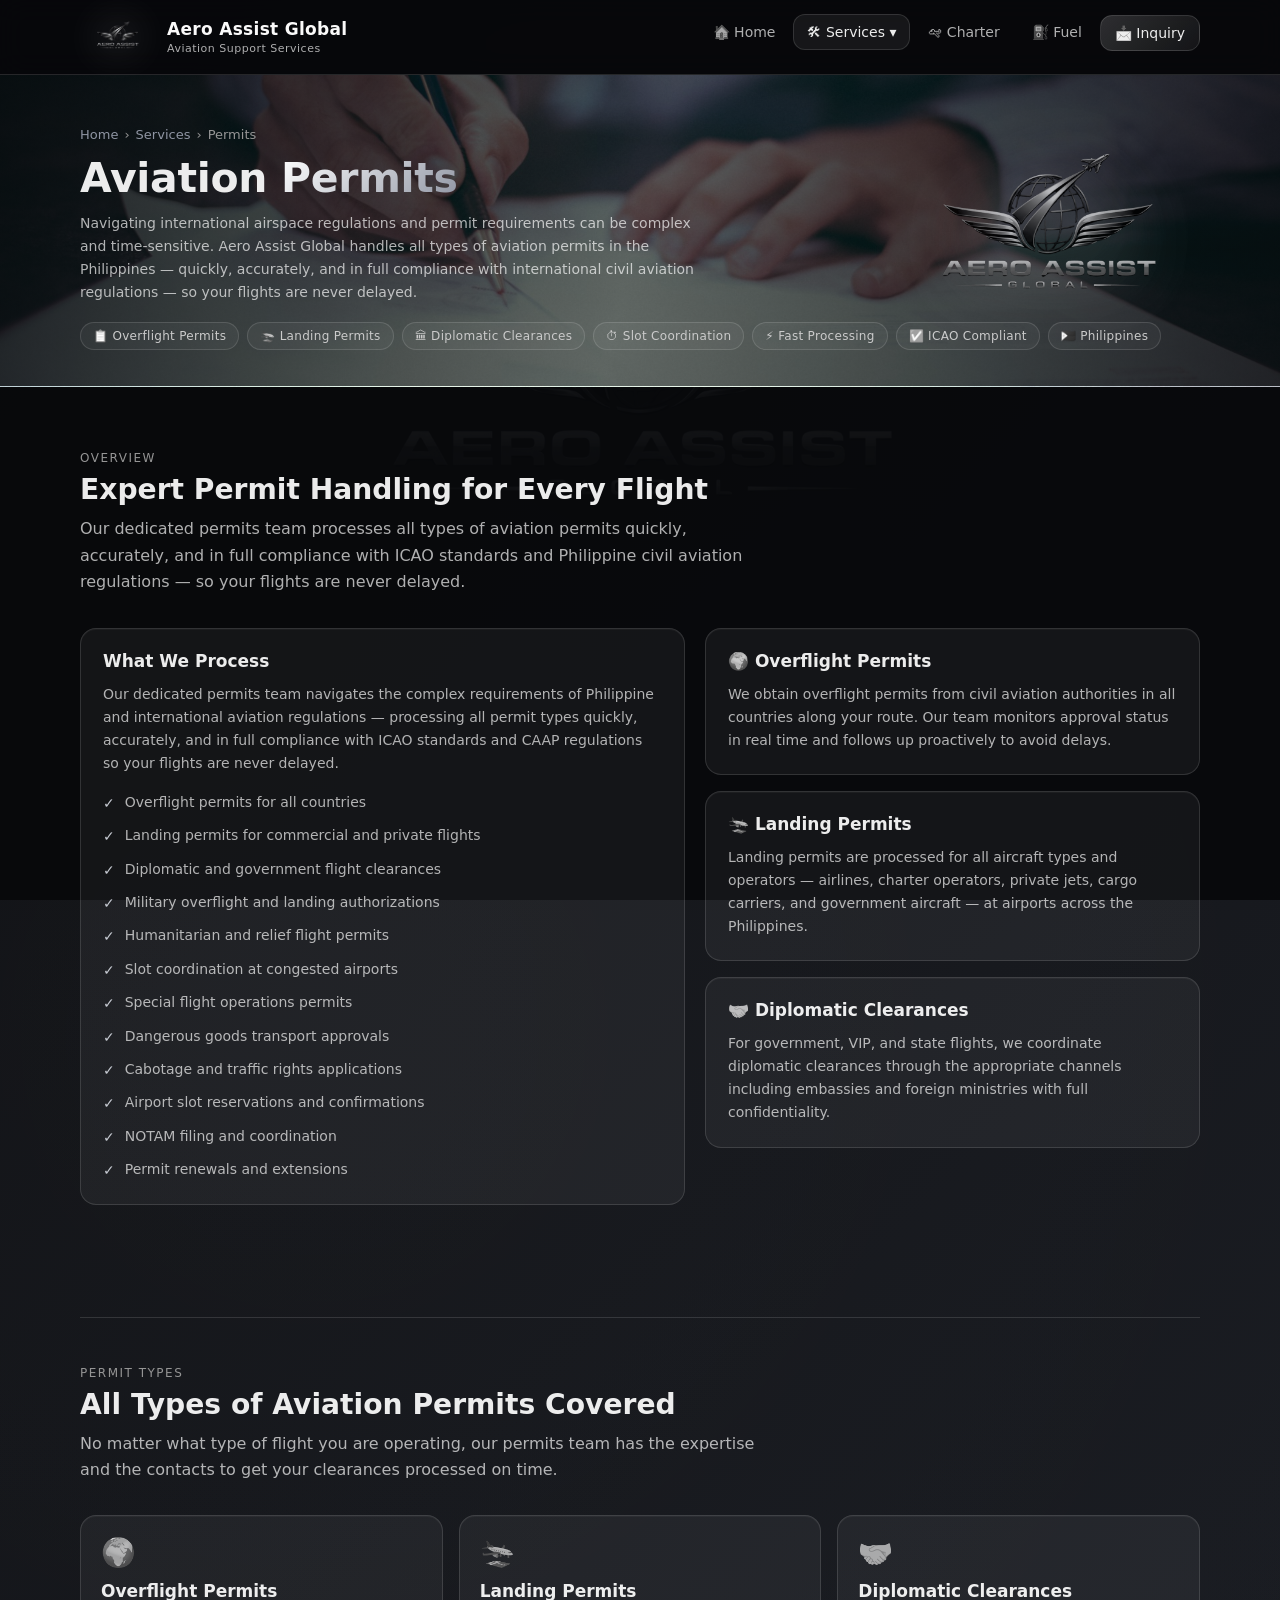
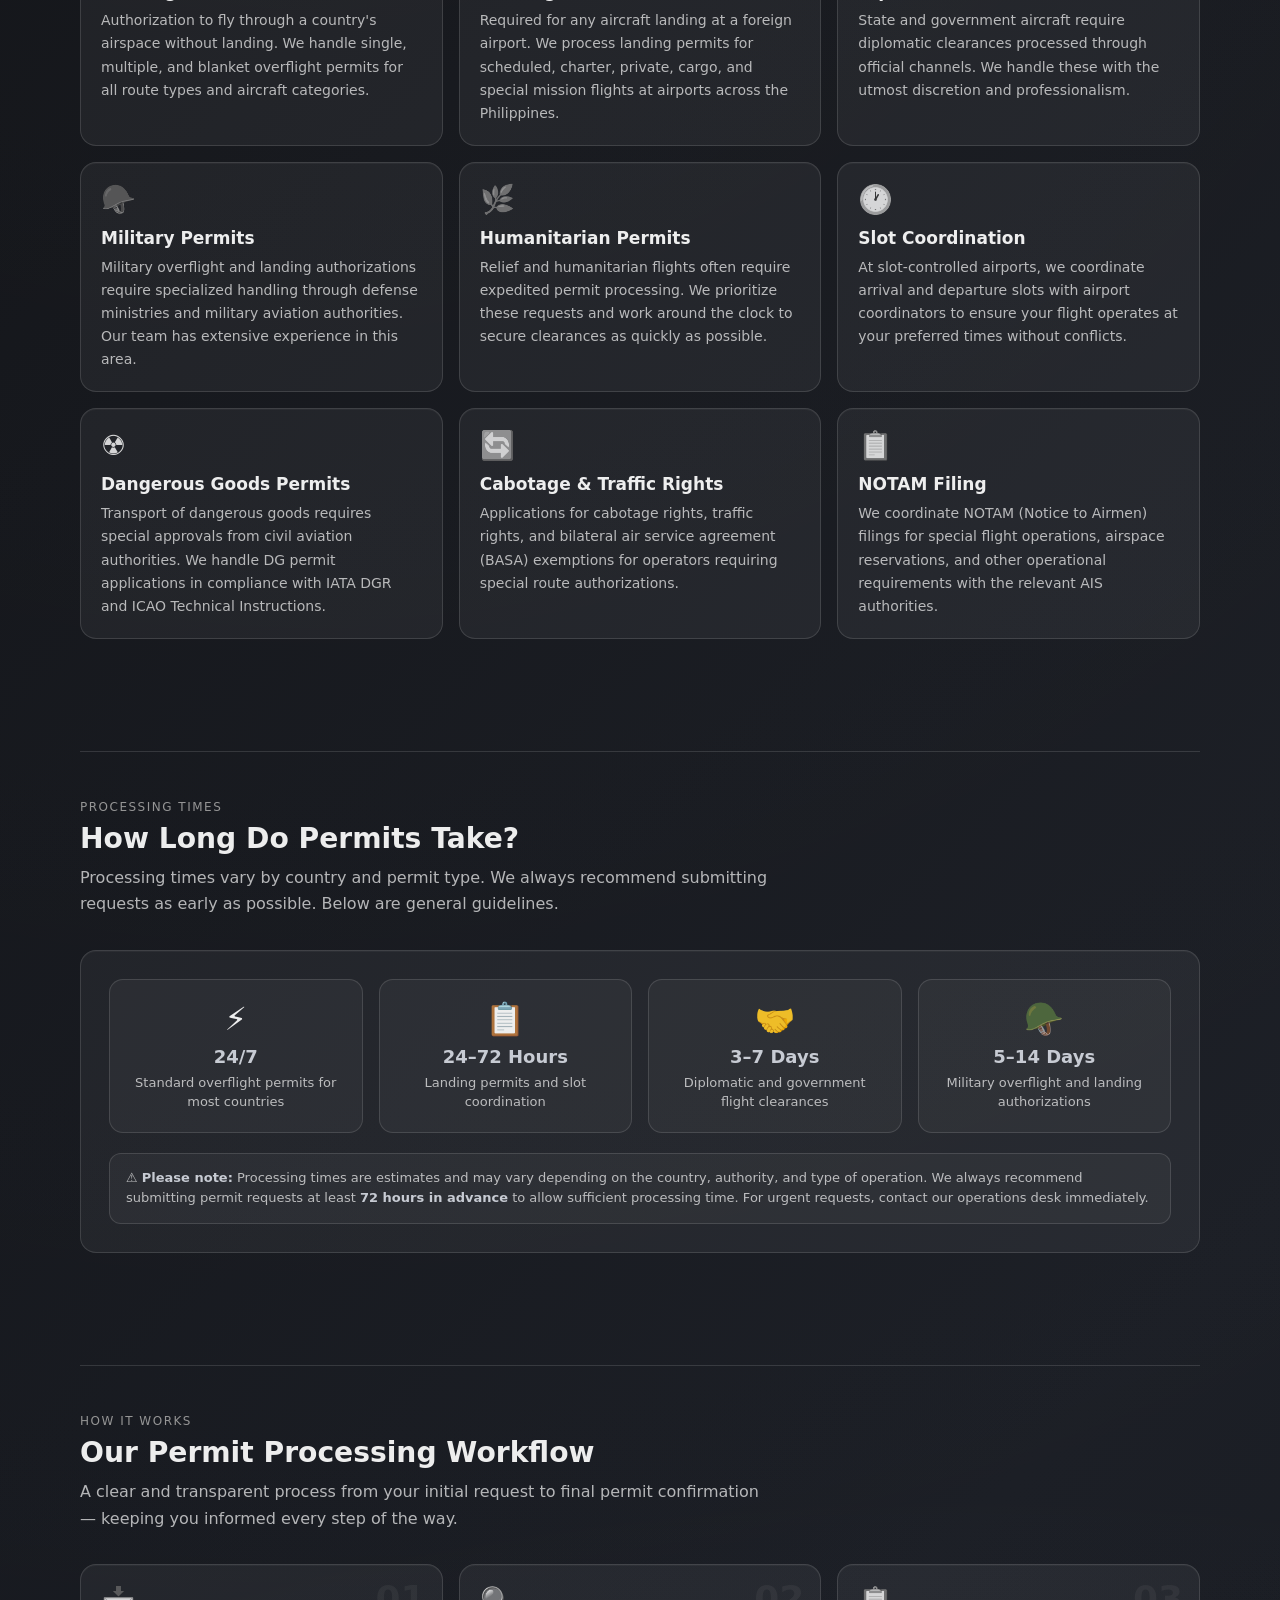
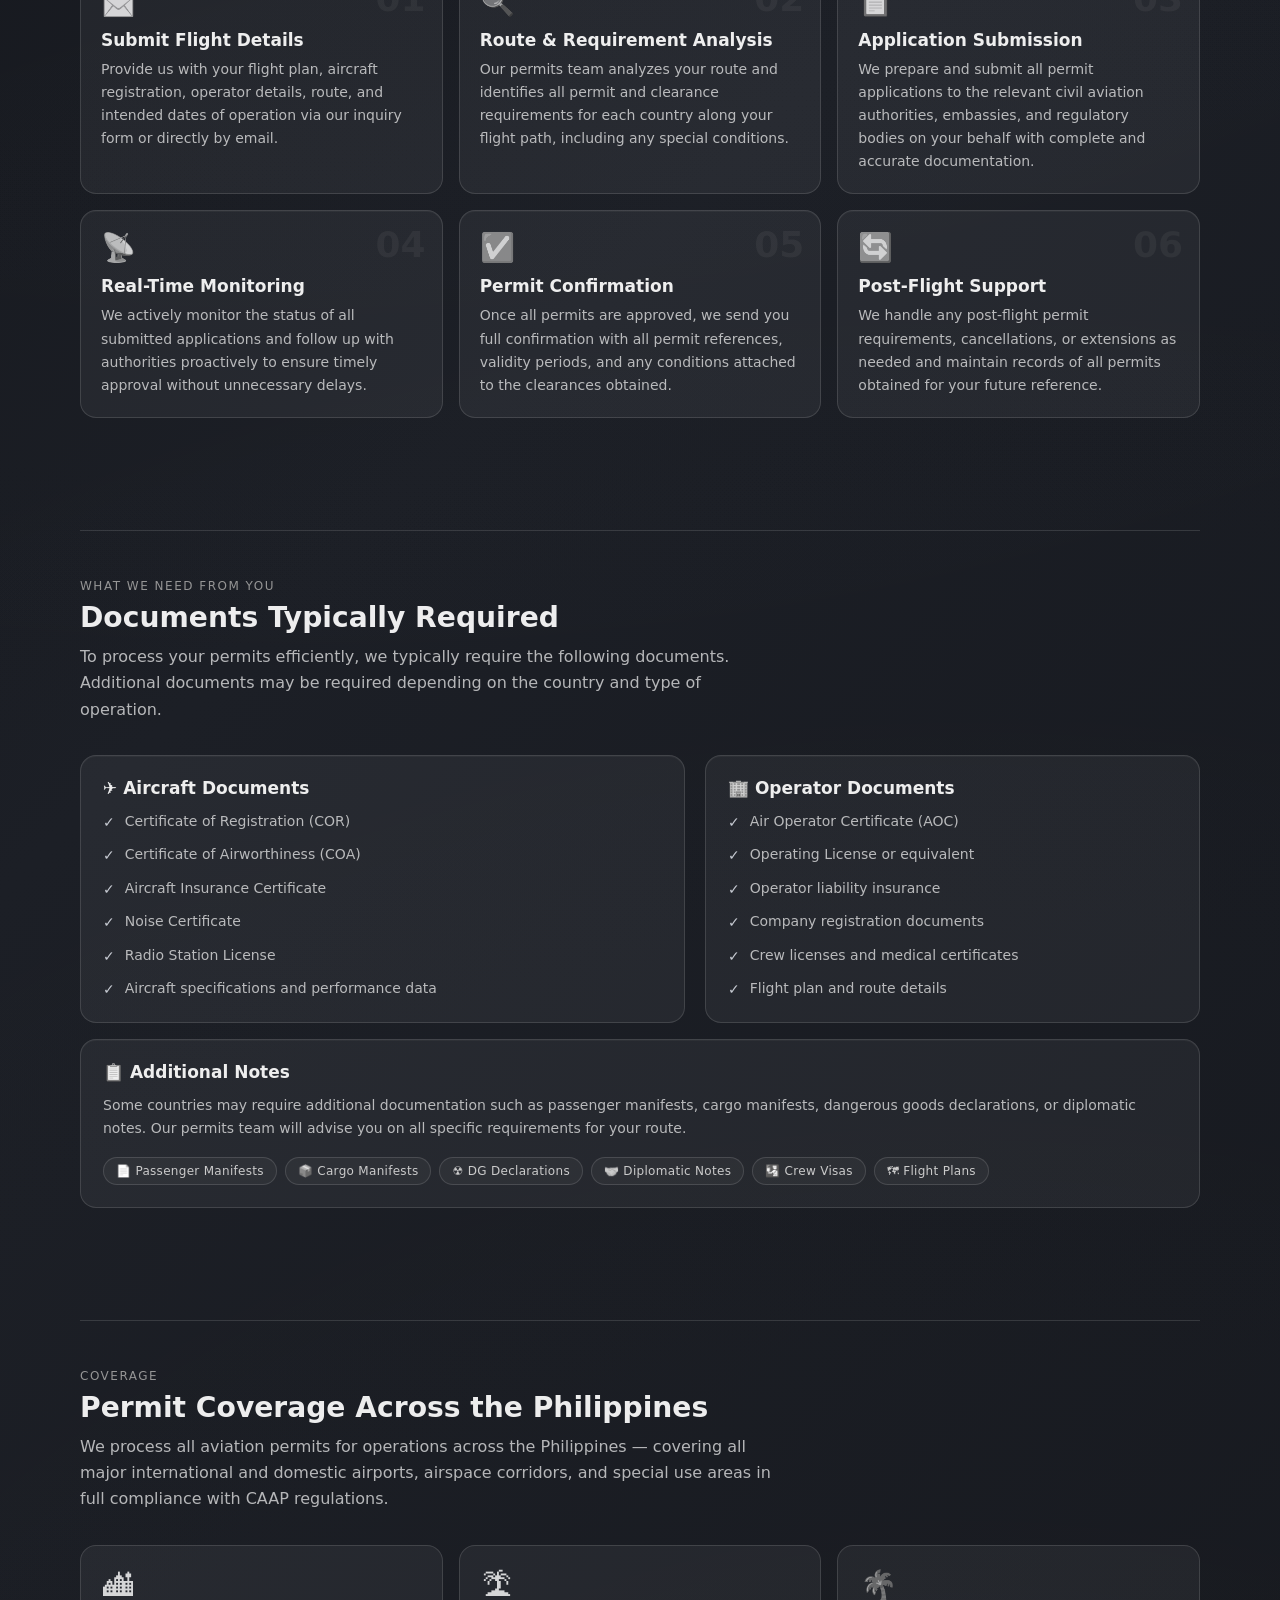
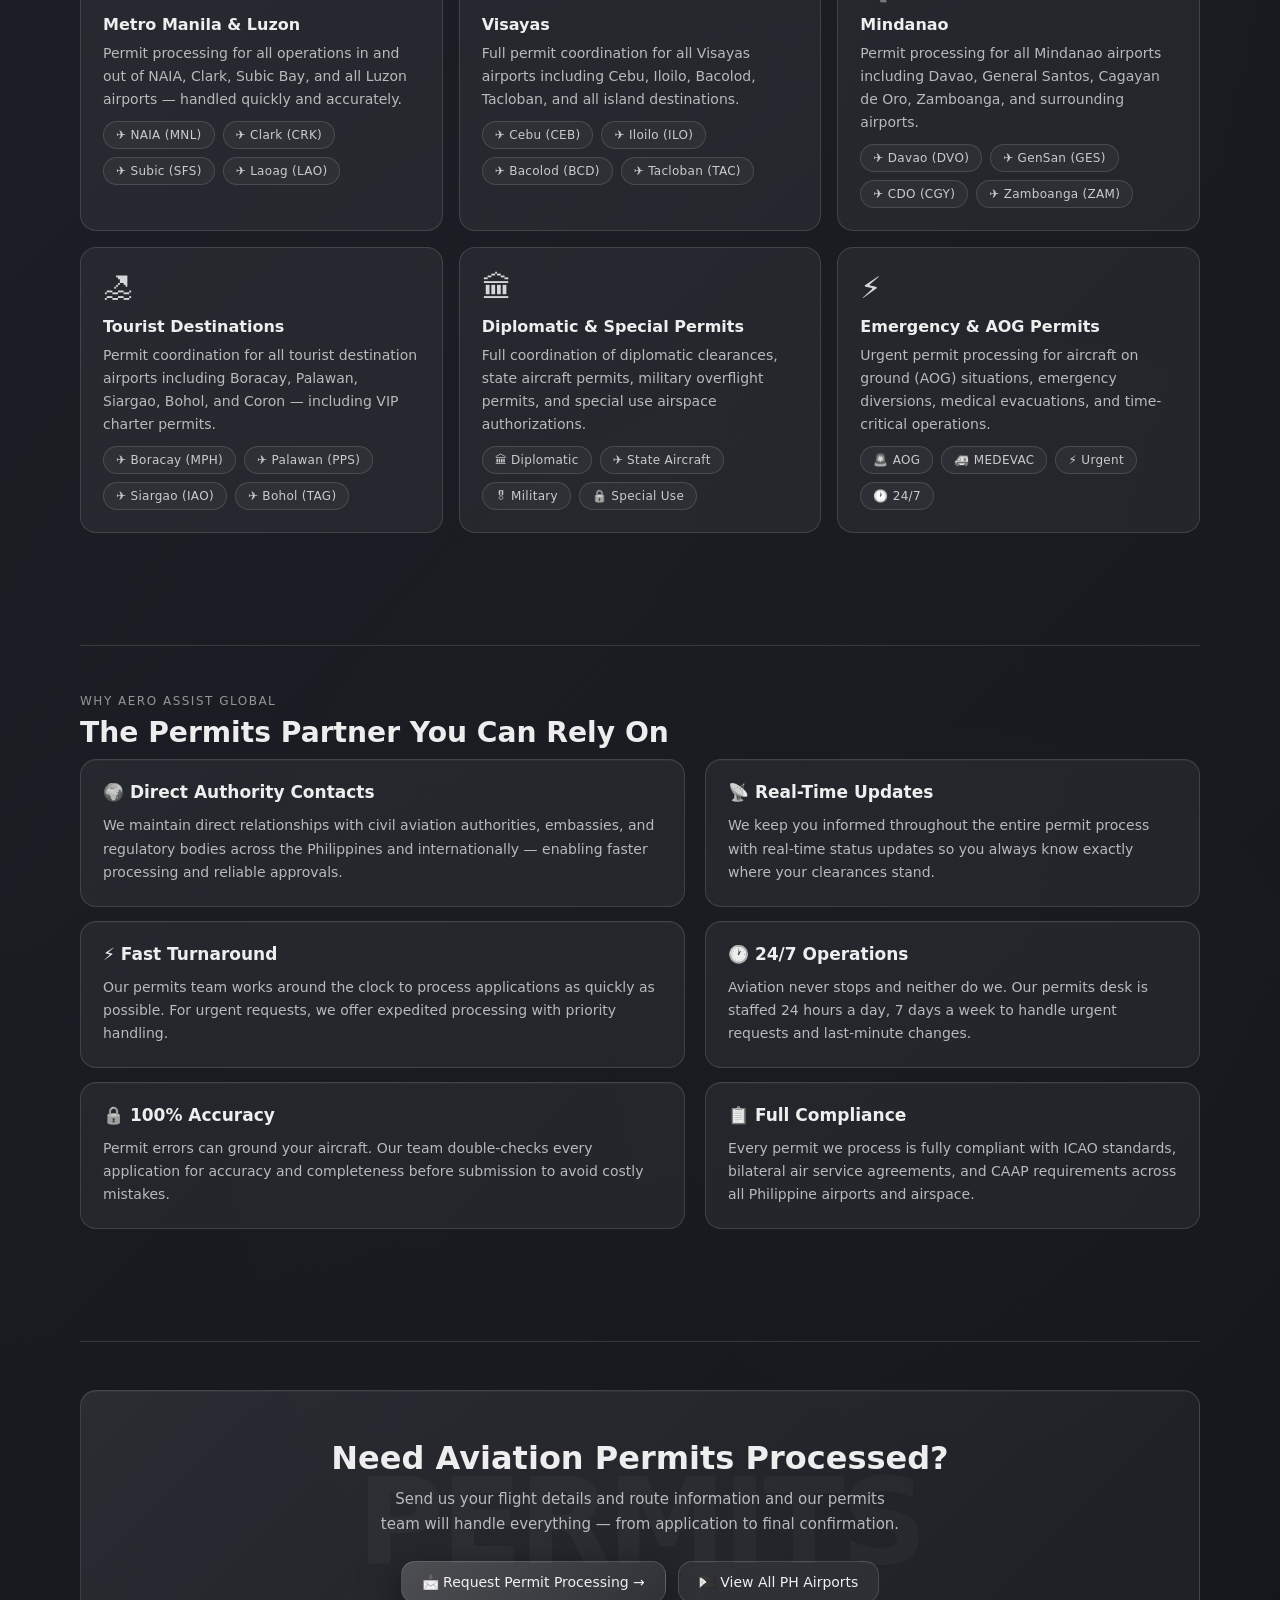
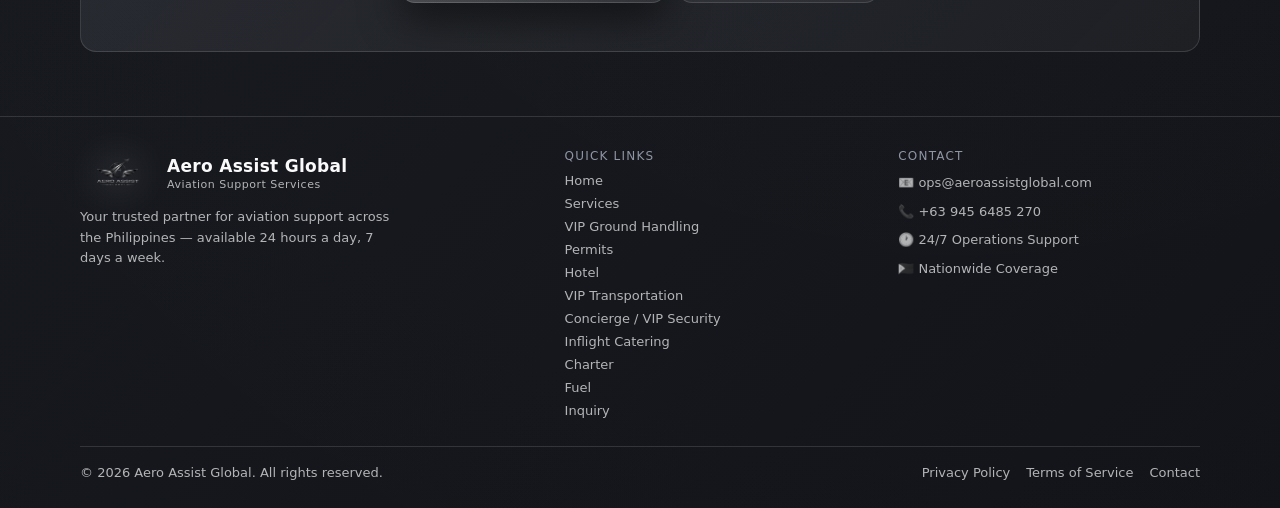
<file: permits.html>
﻿<!DOCTYPE html>
<html lang="en">
<head>
  <meta charset="UTF-8" />
  <meta name="viewport" content="width=device-width, initial-scale=1.0" />
  <meta name="description" content="Aero Assist Global Permits — All types of aviation permits in the Philippines handled quickly, accurately, and in full compliance with international civil aviation regulations." />
  <title>Aviation Permits | Aero Assist Global</title>
  <link rel="stylesheet" href="assets/css/styles.css" />
  <link rel="icon" type="image/png" href="assets/img/logo.png" />
</head>
<body class="page-with-logo-bg">

  <a href="#main" class="skip-link">Skip to main content</a>

  <!-- ═══════════════════════════════════════
       HEADER / NAV
  ═══════════════════════════════════════ -->
  <header class="header">
    <div class="container">
      <nav class="nav" role="navigation" aria-label="Main navigation">

        <!-- Brand -->
        <a href="index.html" class="brand">
          <img src="assets/img/logo.png"
               alt="Aero Assist Global Logo"
               style="
                 height: 50px;
                 width: auto;
                 filter: drop-shadow(0 0 20px rgba(255,255,255,0.45)) drop-shadow(0 0 40px rgba(255,255,255,0.15));
                 transition: all 0.4s ease;
               ">
          <div class="brand-text">
            <span class="name">Aero Assist Global</span>
            <span class="tag">Aviation Support Services</span>
          </div>
        </a>

        <!-- Nav Links -->
        <ul class="nav-links" data-nav-links role="list">

          <li class="nav-item">
            <a href="index.html"
               class="nav-link"
               data-page="index.html">
              🏠 Home
            </a>
          </li>

          <li class="nav-item" data-dropdown>
            <a href="services.html"
               class="nav-link active"
               data-page="services.html"
               aria-haspopup="true"
               aria-expanded="false">
              🛠 Services ▾
            </a>
            <div class="dropdown" role="menu">
              <a href="ground-handling.html" role="menuitem">
                <span class="dropdown-icon">✈️</span>
                <div>
                  <div style="font-weight:600;color:rgba(255,255,255,0.92);">VIP Ground Handling</div>
                  <div style="font-size:12px;margin-top:2px;">Ramp, passenger & cargo support</div>
                </div>
              </a>
              <a href="permits.html" role="menuitem">
                <span class="dropdown-icon">📋</span>
                <div>
                  <div style="font-weight:600;color:rgba(255,255,255,0.92);">Permits</div>
                  <div style="font-size:12px;margin-top:2px;">Overflight & landing permits</div>
                </div>
              </a>
              <a href="hotel.html" role="menuitem">
                <span class="dropdown-icon">🏨</span>
                <div>
                  <div style="font-weight:600;color:rgba(255,255,255,0.92);">Hotel</div>
                  <div style="font-size:12px;margin-top:2px;">Crew & passenger accommodation</div>
                </div>
              </a>
              <a href="vip-transport.html" role="menuitem">
                <span class="dropdown-icon">🚗</span>
                <div>
                  <div style="font-weight:600;color:rgba(255,255,255,0.92);">VIP Transportation</div>
                  <div style="font-size:12px;margin-top:2px;">Luxury ground transfers</div>
                </div>
              </a>
              <a href="concierge-vip-security.html" role="menuitem">
                <span class="dropdown-icon">🔒</span>
                <div>
                  <div style="font-weight:600;color:rgba(255,255,255,0.92);">Concierge / VIP Security</div>
                  <div style="font-size:12px;margin-top:2px;">Executive protection & concierge</div>
                </div>
              </a>
              <a href="inflight-catering.html" role="menuitem">
                <span class="dropdown-icon">🍽</span>
                <div>
                  <div style="font-weight:600;color:rgba(255,255,255,0.92);">Inflight Catering</div>
                  <div style="font-size:12px;margin-top:2px;">Premium inflight meal services</div>
                </div>
              </a>
              <a href="caap-liaison.html" role="menuitem">
  <span class="dropdown-icon">🛃</span>
  <div>
    <div style="font-weight:600;color:rgba(255,255,255,0.92);">CAAP Liaison Services</div>
    <div style="font-size:12px;margin-top:2px;">Regulatory & Ramp Coordination</div>
  </div>
</a>
            
            <div style="padding:8px 8px 6px;border-top:1px solid rgba(255,255,255,0.10);margin-top:6px;">
              <a href="services.html" style="display:flex;align-items:center;justify-content:center;gap:8px;padding:10px 14px;border-radius:10px;background:rgba(199,203,211,0.10);border:1px solid rgba(255,255,255,0.12);color:rgba(255,255,255,0.85);font-size:13px;font-weight:600;transition:background 200ms ease;text-decoration:none;">
                &#128717; View All Services &rarr;
              </a>
            </div>
</div>
          </li>

          <li class="nav-item">
            <a href="charter.html"
               class="nav-link"
               data-page="charter.html">
              🛩 Charter
            </a>
          </li>

          <li class="nav-item">
            <a href="fuel.html"
               class="nav-link"
               data-page="fuel.html">
              ⛽ Fuel
            </a>
          </li>

          <li class="nav-item">
            <a href="inquiry.html"
               class="nav-cta"
               data-page="inquiry.html">
              📩 Inquiry
            </a>
          </li>

        </ul>

        <!-- Hamburger -->
        <button
          class="menu-btn"
          data-menu-btn
          aria-label="Toggle navigation menu"
          aria-expanded="false">
          ☰
        </button>

      </nav>
    </div>
  </header>

  <!-- ═══════════════════════════════════════
       MAIN
  ═══════════════════════════════════════ -->
  <main id="main">

    <!-- PAGE HERO -->
<section class="page-hero" aria-labelledby="page-title" style="background-image: url('assets/img/permits.jpg');">

      <img src="assets/img/logo.png"
           alt=""
           aria-hidden="true"
           class="hero-logo">

      <div class="container">

        <nav class="breadcrumbs" aria-label="Breadcrumb">
          <a href="index.html">Home</a>
          <span aria-hidden="true">›</span>
          <a href="services.html">Services</a>
          <span aria-hidden="true">›</span>
          <span>Permits</span>
        </nav>

        <h1 class="page-title" id="page-title">
          Aviation <span>Permits</span>
        </h1>
        <p class="page-lead">
          Navigating international airspace regulations
          and permit requirements can be complex and
          time-sensitive. Aero Assist Global handles
          all types of aviation permits in the Philippines
          — quickly, accurately, and in full compliance
          with international civil aviation regulations
          — so your flights are never delayed.
        </p>

        <div class="badge-row" style="margin-top:18px;">
          <span class="badge">📋 Overflight Permits</span>
          <span class="badge">🛬 Landing Permits</span>
          <span class="badge">🏛 Diplomatic Clearances</span>
          <span class="badge">⏱ Slot Coordination</span>
          <span class="badge">⚡ Fast Processing</span>
          <span class="badge">✅ ICAO Compliant</span>
          <span class="badge">🇵🇭 Philippines</span>
        </div>

      </div>
    </section>

    <!-- ═══════════════════════════════════════
         SECTION — Overview
    ═══════════════════════════════════════ -->
    <section class="section" aria-labelledby="overview-title">
      <div class="container">

        <p class="section-label">Overview</p>
        <h2 class="section-title reveal" id="overview-title">
          Expert Permit Handling for Every Flight
        </h2>
        <p class="section-sub reveal">
          Our dedicated permits team processes all types
          of aviation permits quickly, accurately, and
          in full compliance with ICAO standards and
          Philippine civil aviation regulations —
          so your flights are never delayed.
        </p>

        <div class="split">

          <div class="panel reveal">
            <h3>What We Process</h3>
            <p>
              Our dedicated permits team navigates the complex
              requirements of Philippine and international
              aviation regulations — processing all permit
              types quickly, accurately, and in full
              compliance with ICAO standards and CAAP
              regulations so your flights are never delayed.
            </p>
            <ul class="check-list" style="margin-top:16px;">
              <li>Overflight permits for all countries</li>
              <li>Landing permits for commercial and private flights</li>
              <li>Diplomatic and government flight clearances</li>
              <li>Military overflight and landing authorizations</li>
              <li>Humanitarian and relief flight permits</li>
              <li>Slot coordination at congested airports</li>
              <li>Special flight operations permits</li>
              <li>Dangerous goods transport approvals</li>
              <li>Cabotage and traffic rights applications</li>
              <li>Airport slot reservations and confirmations</li>
              <li>NOTAM filing and coordination</li>
              <li>Permit renewals and extensions</li>
            </ul>
          </div>

          <div style="display:grid;gap:16px;">

            <div class="panel reveal">
              <h3>🌍 Overflight Permits</h3>
              <p>
                We obtain overflight permits from civil aviation
                authorities in all countries along your route.
                Our team monitors approval status in real time
                and follows up proactively to avoid delays.
              </p>
            </div>

            <div class="panel reveal">
              <h3>🛬 Landing Permits</h3>
              <p>
                Landing permits are processed for all aircraft
                types and operators — airlines, charter operators,
                private jets, cargo carriers, and government
                aircraft — at airports across the Philippines.
              </p>
            </div>

            <div class="panel reveal">
              <h3>🤝 Diplomatic Clearances</h3>
              <p>
                For government, VIP, and state flights, we
                coordinate diplomatic clearances through the
                appropriate channels including embassies and
                foreign ministries with full confidentiality.
              </p>
            </div>

          </div>

        </div>

      </div>
    </section>

    <!-- ═══════════════════════════════════════
         SECTION — Permit Types
    ═══════════════════════════════════════ -->
    <section class="section" style="padding-top:0;" aria-labelledby="types-title">
      <div class="container">

        <hr class="divider" />

        <p class="section-label">Permit Types</p>
        <h2 class="section-title reveal" id="types-title">
          All Types of Aviation Permits Covered
        </h2>
        <p class="section-sub reveal">
          No matter what type of flight you are operating,
          our permits team has the expertise and the contacts
          to get your clearances processed on time.
        </p>

        <div class="grid-3">

          <div class="card reveal">
            <div class="card-icon">🌍</div>
            <h3>Overflight Permits</h3>
            <p>
              Authorization to fly through a country's airspace
              without landing. We handle single, multiple, and
              blanket overflight permits for all route types
              and aircraft categories.
            </p>
          </div>

          <div class="card reveal">
            <div class="card-icon">🛬</div>
            <h3>Landing Permits</h3>
            <p>
              Required for any aircraft landing at a foreign
              airport. We process landing permits for scheduled,
              charter, private, cargo, and special mission
              flights at airports across the Philippines.
            </p>
          </div>

          <div class="card reveal">
            <div class="card-icon">🤝</div>
            <h3>Diplomatic Clearances</h3>
            <p>
              State and government aircraft require diplomatic
              clearances processed through official channels.
              We handle these with the utmost discretion and
              professionalism.
            </p>
          </div>

          <div class="card reveal">
            <div class="card-icon">🪖</div>
            <h3>Military Permits</h3>
            <p>
              Military overflight and landing authorizations
              require specialized handling through defense
              ministries and military aviation authorities.
              Our team has extensive experience in this area.
            </p>
          </div>

          <div class="card reveal">
            <div class="card-icon">🌿</div>
            <h3>Humanitarian Permits</h3>
            <p>
              Relief and humanitarian flights often require
              expedited permit processing. We prioritize
              these requests and work around the clock to
              secure clearances as quickly as possible.
            </p>
          </div>

          <div class="card reveal">
            <div class="card-icon">🕐</div>
            <h3>Slot Coordination</h3>
            <p>
              At slot-controlled airports, we coordinate
              arrival and departure slots with airport
              coordinators to ensure your flight operates
              at your preferred times without conflicts.
            </p>
          </div>

          <div class="card reveal">
            <div class="card-icon">☢️</div>
            <h3>Dangerous Goods Permits</h3>
            <p>
              Transport of dangerous goods requires special
              approvals from civil aviation authorities.
              We handle DG permit applications in compliance
              with IATA DGR and ICAO Technical Instructions.
            </p>
          </div>

          <div class="card reveal">
            <div class="card-icon">🔄</div>
            <h3>Cabotage & Traffic Rights</h3>
            <p>
              Applications for cabotage rights, traffic rights,
              and bilateral air service agreement (BASA)
              exemptions for operators requiring special
              route authorizations.
            </p>
          </div>

          <div class="card reveal">
            <div class="card-icon">📋</div>
            <h3>NOTAM Filing</h3>
            <p>
              We coordinate NOTAM (Notice to Airmen) filings
              for special flight operations, airspace
              reservations, and other operational requirements
              with the relevant AIS authorities.
            </p>
          </div>

        </div>

      </div>
    </section>

    <!-- ═══════════════════════════════════════
         SECTION — Processing Times
    ═══════════════════════════════════════ -->
    <section class="section" style="padding-top:0;" aria-labelledby="times-title">
      <div class="container">

        <hr class="divider" />

        <p class="section-label">Processing Times</p>
        <h2 class="section-title reveal" id="times-title">
          How Long Do Permits Take?
        </h2>
        <p class="section-sub reveal">
          Processing times vary by country and permit type.
          We always recommend submitting requests as early
          as possible. Below are general guidelines.
        </p>

        <div class="panel reveal" style="padding:28px;">
          <div style="
            display:grid;
            grid-template-columns:repeat(auto-fit,minmax(220px,1fr));
            gap:16px;">
            <div style="
              background:rgba(255,255,255,0.04);
              border:1px solid var(--border);
              border-radius:14px;
              padding:20px;
              text-align:center;">
              <div style="font-size:32px;margin-bottom:8px;">⚡</div>
              <div style="font-weight:700;font-size:18px;color:var(--silver);">
                24/7 
              </div>
              <div style="
                font-size:13px;
                color:var(--muted);
                margin-top:6px;
                line-height:1.5;">
                Standard overflight permits for most countries
              </div>
            </div>

            <div style="
              background:rgba(255,255,255,0.04);
              border:1px solid var(--border);
              border-radius:14px;
              padding:20px;
              text-align:center;">
              <div style="font-size:32px;margin-bottom:8px;">📋</div>
              <div style="font-weight:700;font-size:18px;color:var(--silver);">
                24–72 Hours
              </div>
              <div style="
                font-size:13px;
                color:var(--muted);
                margin-top:6px;
                line-height:1.5;">
                Landing permits and slot coordination
              </div>
            </div>

            <div style="
              background:rgba(255,255,255,0.04);
              border:1px solid var(--border);
              border-radius:14px;
              padding:20px;
              text-align:center;">
              <div style="font-size:32px;margin-bottom:8px;">🤝</div>
              <div style="font-weight:700;font-size:18px;color:var(--silver);">
                3–7 Days
              </div>
              <div style="
                font-size:13px;
                color:var(--muted);
                margin-top:6px;
                line-height:1.5;">
                Diplomatic and government flight clearances
              </div>
            </div>

            <div style="
              background:rgba(255,255,255,0.04);
              border:1px solid var(--border);
              border-radius:14px;
              padding:20px;
              text-align:center;">
              <div style="font-size:32px;margin-bottom:8px;">🪖</div>
              <div style="font-weight:700;font-size:18px;color:var(--silver);">
                5–14 Days
              </div>
              <div style="
                font-size:13px;
                color:var(--muted);
                margin-top:6px;
                line-height:1.5;">
                Military overflight and landing authorizations
              </div>
            </div>

          </div>

          <div style="
            margin-top:20px;
            padding:14px 16px;
            background:rgba(255,255,255,0.04);
            border:1px solid var(--border);
            border-radius:12px;
            color:var(--muted);
            font-size:13px;
            line-height:1.6;">
            ⚠️ <strong style="color:var(--silver);">Please note:</strong>
            Processing times are estimates and may vary depending on
            the country, authority, and type of operation. We always
            recommend submitting permit requests at least
            <strong style="color:var(--silver);">72 hours in advance</strong>
            to allow sufficient processing time. For urgent requests,
            contact our operations desk immediately.
          </div>

        </div>

      </div>
    </section>

    <!-- ═══════════════════════════════════════
         SECTION — Our Process
    ═══════════════════════════════════════ -->
    <section class="section" style="padding-top:0;" aria-labelledby="process-title">
      <div class="container">

        <hr class="divider" />

        <p class="section-label">How It Works</p>
        <h2 class="section-title reveal" id="process-title">
          Our Permit Processing Workflow
        </h2>
        <p class="section-sub reveal">
          A clear and transparent process from your initial
          request to final permit confirmation — keeping you
          informed every step of the way.
        </p>

        <div class="grid-3">

          <div class="card reveal" style="position:relative;">
            <div style="
              position:absolute;
              top:16px;
              right:16px;
              font-size:36px;
              font-weight:900;
              color:rgba(255,255,255,0.05);
              line-height:1;">
              01
            </div>
            <div class="card-icon">📩</div>
            <h3>Submit Flight Details</h3>
            <p>
              Provide us with your flight plan, aircraft
              registration, operator details, route, and
              intended dates of operation via our inquiry
              form or directly by email.
            </p>
          </div>

          <div class="card reveal" style="position:relative;">
            <div style="
              position:absolute;
              top:16px;
              right:16px;
              font-size:36px;
              font-weight:900;
              color:rgba(255,255,255,0.05);
              line-height:1;">
              02
            </div>
            <div class="card-icon">🔍</div>
            <h3>Route & Requirement Analysis</h3>
            <p>
              Our permits team analyzes your route and
              identifies all permit and clearance requirements
              for each country along your flight path,
              including any special conditions.
            </p>
          </div>

          <div class="card reveal" style="position:relative;">
            <div style="
              position:absolute;
              top:16px;
              right:16px;
              font-size:36px;
              font-weight:900;
              color:rgba(255,255,255,0.05);
              line-height:1;">
              03
            </div>
            <div class="card-icon">📋</div>
            <h3>Application Submission</h3>
            <p>
              We prepare and submit all permit applications
              to the relevant civil aviation authorities,
              embassies, and regulatory bodies on your
              behalf with complete and accurate documentation.
            </p>
          </div>

          <div class="card reveal" style="position:relative;">
            <div style="
              position:absolute;
              top:16px;
              right:16px;
              font-size:36px;
              font-weight:900;
              color:rgba(255,255,255,0.05);
              line-height:1;">
              04
            </div>
            <div class="card-icon">📡</div>
            <h3>Real-Time Monitoring</h3>
            <p>
              We actively monitor the status of all submitted
              applications and follow up with authorities
              proactively to ensure timely approval without
              unnecessary delays.
            </p>
          </div>

          <div class="card reveal" style="position:relative;">
            <div style="
              position:absolute;
              top:16px;
              right:16px;
              font-size:36px;
              font-weight:900;
              color:rgba(255,255,255,0.05);
              line-height:1;">
              05
            </div>
            <div class="card-icon">✅</div>
            <h3>Permit Confirmation</h3>
            <p>
              Once all permits are approved, we send you
              full confirmation with all permit references,
              validity periods, and any conditions attached
              to the clearances obtained.
            </p>
          </div>

          <div class="card reveal" style="position:relative;">
            <div style="
              position:absolute;
              top:16px;
              right:16px;
              font-size:36px;
              font-weight:900;
              color:rgba(255,255,255,0.05);
              line-height:1;">
              06
            </div>
            <div class="card-icon">🔄</div>
            <h3>Post-Flight Support</h3>
            <p>
              We handle any post-flight permit requirements,
              cancellations, or extensions as needed and
              maintain records of all permits obtained
              for your future reference.
            </p>
          </div>

        </div>

      </div>
    </section>

    <!-- ═══════════════════════════════════════
         SECTION — Documents Required
    ═══════════════════════════════════════ -->
    <section class="section" style="padding-top:0;" aria-labelledby="docs-title">
      <div class="container">

        <hr class="divider" />

        <p class="section-label">What We Need From You</p>
        <h2 class="section-title reveal" id="docs-title">
          Documents Typically Required
        </h2>
        <p class="section-sub reveal">
          To process your permits efficiently, we typically
          require the following documents. Additional documents
          may be required depending on the country and
          type of operation.
        </p>

        <div class="split">

          <div class="panel reveal">
            <h3>✈️ Aircraft Documents</h3>
            <ul class="check-list" style="margin-top:12px;">
              <li>Certificate of Registration (COR)</li>
              <li>Certificate of Airworthiness (COA)</li>
              <li>Aircraft Insurance Certificate</li>
              <li>Noise Certificate</li>
              <li>Radio Station License</li>
              <li>Aircraft specifications and performance data</li>
            </ul>
          </div>

          <div class="panel reveal">
            <h3>🏢 Operator Documents</h3>
            <ul class="check-list" style="margin-top:12px;">
              <li>Air Operator Certificate (AOC)</li>
              <li>Operating License or equivalent</li>
              <li>Operator liability insurance</li>
              <li>Company registration documents</li>
              <li>Crew licenses and medical certificates</li>
              <li>Flight plan and route details</li>
            </ul>
          </div>

        </div>

        <div class="panel reveal" style="margin-top:16px;">
          <h3>📋 Additional Notes</h3>
          <p style="margin-bottom:12px;">
            Some countries may require additional documentation
            such as passenger manifests, cargo manifests,
            dangerous goods declarations, or diplomatic notes.
            Our permits team will advise you on all specific
            requirements for your route.
          </p>
          <div class="badge-row">
            <span class="badge">📄 Passenger Manifests</span>
            <span class="badge">📦 Cargo Manifests</span>
            <span class="badge">☢️ DG Declarations</span>
            <span class="badge">🤝 Diplomatic Notes</span>
            <span class="badge">🛂 Crew Visas</span>
            <span class="badge">🗺 Flight Plans</span>
          </div>
        </div>

      </div>
    </section>

    <!-- ═══════════════════════════════════════
         SECTION — Coverage
    ═══════════════════════════════════════ -->
    <section class="section" style="padding-top:0;" aria-labelledby="coverage-title">
      <div class="container">

        <hr class="divider" />

        <p class="section-label">Coverage</p>
        <h2 class="section-title reveal" id="coverage-title">
          Permit Coverage Across the Philippines
        </h2>
        <p class="section-sub reveal">
          We process all aviation permits for operations
          across the Philippines — covering all major
          international and domestic airports, airspace
          corridors, and special use areas in full
          compliance with CAAP regulations.
        </p>

        <div class="info-grid">

          <div class="info-card reveal">
            <div class="info-card-icon">🏙</div>
            <h3>Metro Manila & Luzon</h3>
            <p>
              Permit processing for all operations
              in and out of NAIA, Clark, Subic Bay,
              and all Luzon airports — handled
              quickly and accurately.
            </p>
            <div class="badge-row" style="margin-top:10px;">
              <span class="badge">✈️ NAIA (MNL)</span>
              <span class="badge">✈️ Clark (CRK)</span>
              <span class="badge">✈️ Subic (SFS)</span>
              <span class="badge">✈️ Laoag (LAO)</span>
            </div>
          </div>

          <div class="info-card reveal">
            <div class="info-card-icon">🏝</div>
            <h3>Visayas</h3>
            <p>
              Full permit coordination for all
              Visayas airports including Cebu,
              Iloilo, Bacolod, Tacloban, and
              all island destinations.
            </p>
            <div class="badge-row" style="margin-top:10px;">
              <span class="badge">✈️ Cebu (CEB)</span>
              <span class="badge">✈️ Iloilo (ILO)</span>
              <span class="badge">✈️ Bacolod (BCD)</span>
              <span class="badge">✈️ Tacloban (TAC)</span>
            </div>
          </div>

          <div class="info-card reveal">
            <div class="info-card-icon">🌴</div>
            <h3>Mindanao</h3>
            <p>
              Permit processing for all Mindanao
              airports including Davao, General
              Santos, Cagayan de Oro, Zamboanga,
              and surrounding airports.
            </p>
            <div class="badge-row" style="margin-top:10px;">
              <span class="badge">✈️ Davao (DVO)</span>
              <span class="badge">✈️ GenSan (GES)</span>
              <span class="badge">✈️ CDO (CGY)</span>
              <span class="badge">✈️ Zamboanga (ZAM)</span>
            </div>
          </div>

          <div class="info-card reveal">
            <div class="info-card-icon">🏖</div>
            <h3>Tourist Destinations</h3>
            <p>
              Permit coordination for all tourist
              destination airports including Boracay,
              Palawan, Siargao, Bohol, and Coron
              — including VIP charter permits.
            </p>
            <div class="badge-row" style="margin-top:10px;">
              <span class="badge">✈️ Boracay (MPH)</span>
              <span class="badge">✈️ Palawan (PPS)</span>
              <span class="badge">✈️ Siargao (IAO)</span>
              <span class="badge">✈️ Bohol (TAG)</span>
            </div>
          </div>

          <div class="info-card reveal">
            <div class="info-card-icon">🏛</div>
            <h3>Diplomatic & Special Permits</h3>
            <p>
              Full coordination of diplomatic
              clearances, state aircraft permits,
              military overflight permits, and
              special use airspace authorizations.
            </p>
            <div class="badge-row" style="margin-top:10px;">
              <span class="badge">🏛 Diplomatic</span>
              <span class="badge">✈️ State Aircraft</span>
              <span class="badge">🎖 Military</span>
                            <span class="badge">🔒 Special Use</span>
            </div>
          </div>

          <div class="info-card reveal">
            <div class="info-card-icon">⚡</div>
            <h3>Emergency & AOG Permits</h3>
            <p>
              Urgent permit processing for aircraft
              on ground (AOG) situations, emergency
              diversions, medical evacuations, and
              time-critical operations.
            </p>
            <div class="badge-row" style="margin-top:10px;">
              <span class="badge">🚨 AOG</span>
              <span class="badge">🚑 MEDEVAC</span>
              <span class="badge">⚡ Urgent</span>
              <span class="badge">🕐 24/7</span>
            </div>
          </div>

        </div>

      </div>
    </section>

    <!-- ═══════════════════════════════════════
         SECTION — Why Choose Us
    ═══════════════════════════════════════ -->
    <section class="section" style="padding-top:0;" aria-labelledby="why-title">
      <div class="container">

        <hr class="divider" />

        <p class="section-label">Why Aero Assist Global</p>
        <h2 class="section-title reveal" id="why-title">
          The Permits Partner You Can Rely On
        </h2>

        <div class="split">

          <div style="display:grid;gap:14px;">

            <div class="panel reveal">
              <h3>🌍 Direct Authority Contacts</h3>
              <p>
                We maintain direct relationships with civil
                aviation authorities, embassies, and regulatory
                bodies across the Philippines and internationally
                — enabling faster processing and reliable approvals.
              </p>
            </div>

            <div class="panel reveal">
              <h3>⚡ Fast Turnaround</h3>
              <p>
                Our permits team works around the clock to
                process applications as quickly as possible.
                For urgent requests, we offer expedited
                processing with priority handling.
              </p>
            </div>

            <div class="panel reveal">
              <h3>🔒 100% Accuracy</h3>
              <p>
                Permit errors can ground your aircraft.
                Our team double-checks every application
                for accuracy and completeness before
                submission to avoid costly mistakes.
              </p>
            </div>

          </div>

          <div style="display:grid;gap:14px;">

            <div class="panel reveal">
              <h3>📡 Real-Time Updates</h3>
              <p>
                We keep you informed throughout the entire
                permit process with real-time status updates
                so you always know exactly where your
                clearances stand.
              </p>
            </div>

            <div class="panel reveal">
              <h3>🕐 24/7 Operations</h3>
              <p>
                Aviation never stops and neither do we.
                Our permits desk is staffed 24 hours a day,
                7 days a week to handle urgent requests
                and last-minute changes.
              </p>
            </div>

            <div class="panel reveal">
              <h3>📋 Full Compliance</h3>
              <p>
                Every permit we process is fully compliant
                with ICAO standards, bilateral air service
                agreements, and CAAP requirements across
                all Philippine airports and airspace.
              </p>
            </div>

          </div>

        </div>

      </div>
    </section>

    <!-- ═══════════════════════════════════════
         CTA STRIP
    ═══════════════════════════════════════ -->
    <section class="section" style="padding-top:0;" aria-label="Call to action">
      <div class="container">

        <hr class="divider" />

        <div class="panel reveal" style="
          text-align:center;
          padding:48px 28px;
          background:linear-gradient(135deg,
            rgba(199,203,211,0.10),
            rgba(255,255,255,0.04));
          position:relative;
          overflow:hidden;">

          <div aria-hidden="true" style="
            position:absolute;
            inset:0;
            display:flex;
            align-items:center;
            justify-content:center;
            font-size:clamp(50px,10vw,120px);
            font-weight:900;
            color:rgba(255,255,255,0.03);
            pointer-events:none;
            user-select:none;
            letter-spacing:-4px;">
            PERMITS
          </div>

          <div style="position:relative;">
            <h2 style="margin:0 0 10px;font-size:clamp(22px,2.5vw,34px);">
              Need Aviation Permits Processed?
            </h2>
            <p style="
              color:var(--muted);
              max-width:55ch;
              margin:0 auto 24px;
              line-height:1.65;
              font-size:15px;">
              Send us your flight details and route information
              and our permits team will handle everything —
              from application to final confirmation.
            </p>
            <div class="actions" style="justify-content:center;">
              <a href="inquiry.html" class="btn primary">
                📩 Request Permit Processing →
              </a>
              <a href="ph-airports.html" class="btn">
                🇵🇭 View All PH Airports
              </a>
            </div>
          </div>

        </div>

      </div>
    </section>

  </main>

  <!-- ═══════════════════════════════════════
       FOOTER
  ═══════════════════════════════════════ -->
  <footer class="footer" role="contentinfo">
    <div class="container">
      <div class="footer-inner">

        <div>
          <div class="brand" style="margin-bottom:8px;">
            <img src="assets/img/logo.png" alt="Aero Assist Global Logo" />
            <div class="brand-text">
              <span class="name">Aero Assist Global</span>
              <span class="tag">Aviation Support Services</span>
            </div>
          </div>
          <p style="font-size:13px;color:var(--muted);max-width:38ch;line-height:1.6;">
            Your trusted partner for aviation support
            across the Philippines — available
            24 hours a day, 7 days a week.
          </p>
        </div>

        <div>
          <p style="
            font-size:12px;
            text-transform:uppercase;
            letter-spacing:1.2px;
            color:var(--silver-2);
            margin:0 0 10px;">
            Quick Links
          </p>
          <div class="footer-links" style="flex-direction:column;gap:8px;">
            <a href="index.html">Home</a>
            <a href="services.html">Services</a>
            <a href="ground-handling.html">VIP Ground Handling</a>
            <a href="permits.html">Permits</a>
            <a href="hotel.html">Hotel</a>
            <a href="vip-transport.html">VIP Transportation</a>
            <a href="concierge-vip-security.html">Concierge / VIP Security</a>
            <a href="inflight-catering.html">Inflight Catering</a>
            <a href="charter.html">Charter</a>
            <a href="fuel.html">Fuel</a>
            <a href="inquiry.html">Inquiry</a>
          </div>
        </div>

        <div>
          <p style="
            font-size:12px;
            text-transform:uppercase;
            letter-spacing:1.2px;
            color:var(--silver-2);
            margin:0 0 10px;">
            Contact
          </p>
          <div style="
            display:grid;
            gap:8px;
            font-size:13px;
            color:var(--muted);
            line-height:1.6;">
            <span>📧 ops@aeroassistglobal.com</span>
            <span>📞 +63 945 6485 270</span>
            <span>🕐 24/7 Operations Support</span>
            <span>🇵🇭 Nationwide Coverage</span>
          </div>
        </div>

      </div>

      <div style="
        margin-top:28px;
        padding-top:18px;
        border-top:1px solid var(--border);
        display:flex;
        align-items:center;
        justify-content:space-between;
        flex-wrap:wrap;
        gap:12px;
        font-size:13px;
        color:var(--muted);">
        <span>
          © <span data-year></span> Aero Assist Global.
          All rights reserved.
        </span>
        <div class="footer-links">
          <a href="inquiry.html">Privacy Policy</a>
          <a href="inquiry.html">Terms of Service</a>
          <a href="inquiry.html">Contact</a>
        </div>
      </div>

    </div>
  </footer>

  <script src="assets/js/main.js"></script>
</body>
</html>
</file>
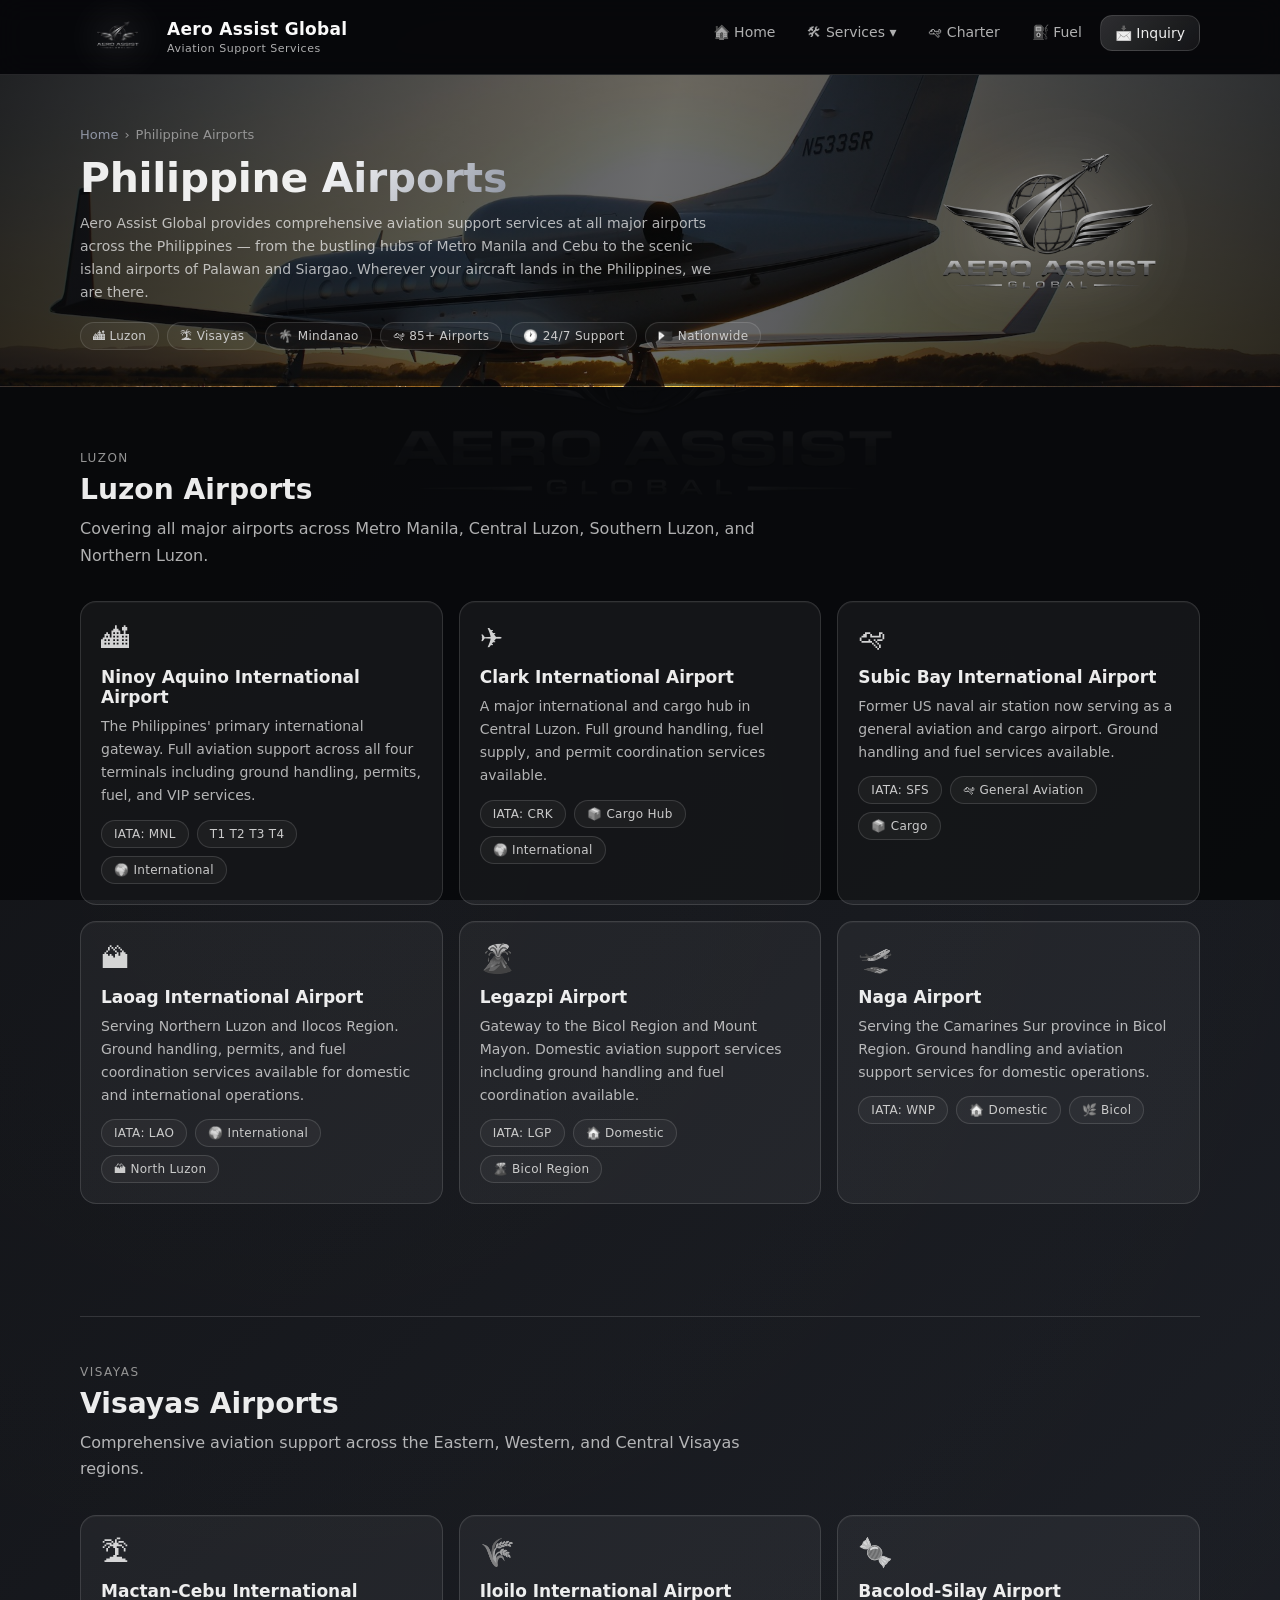
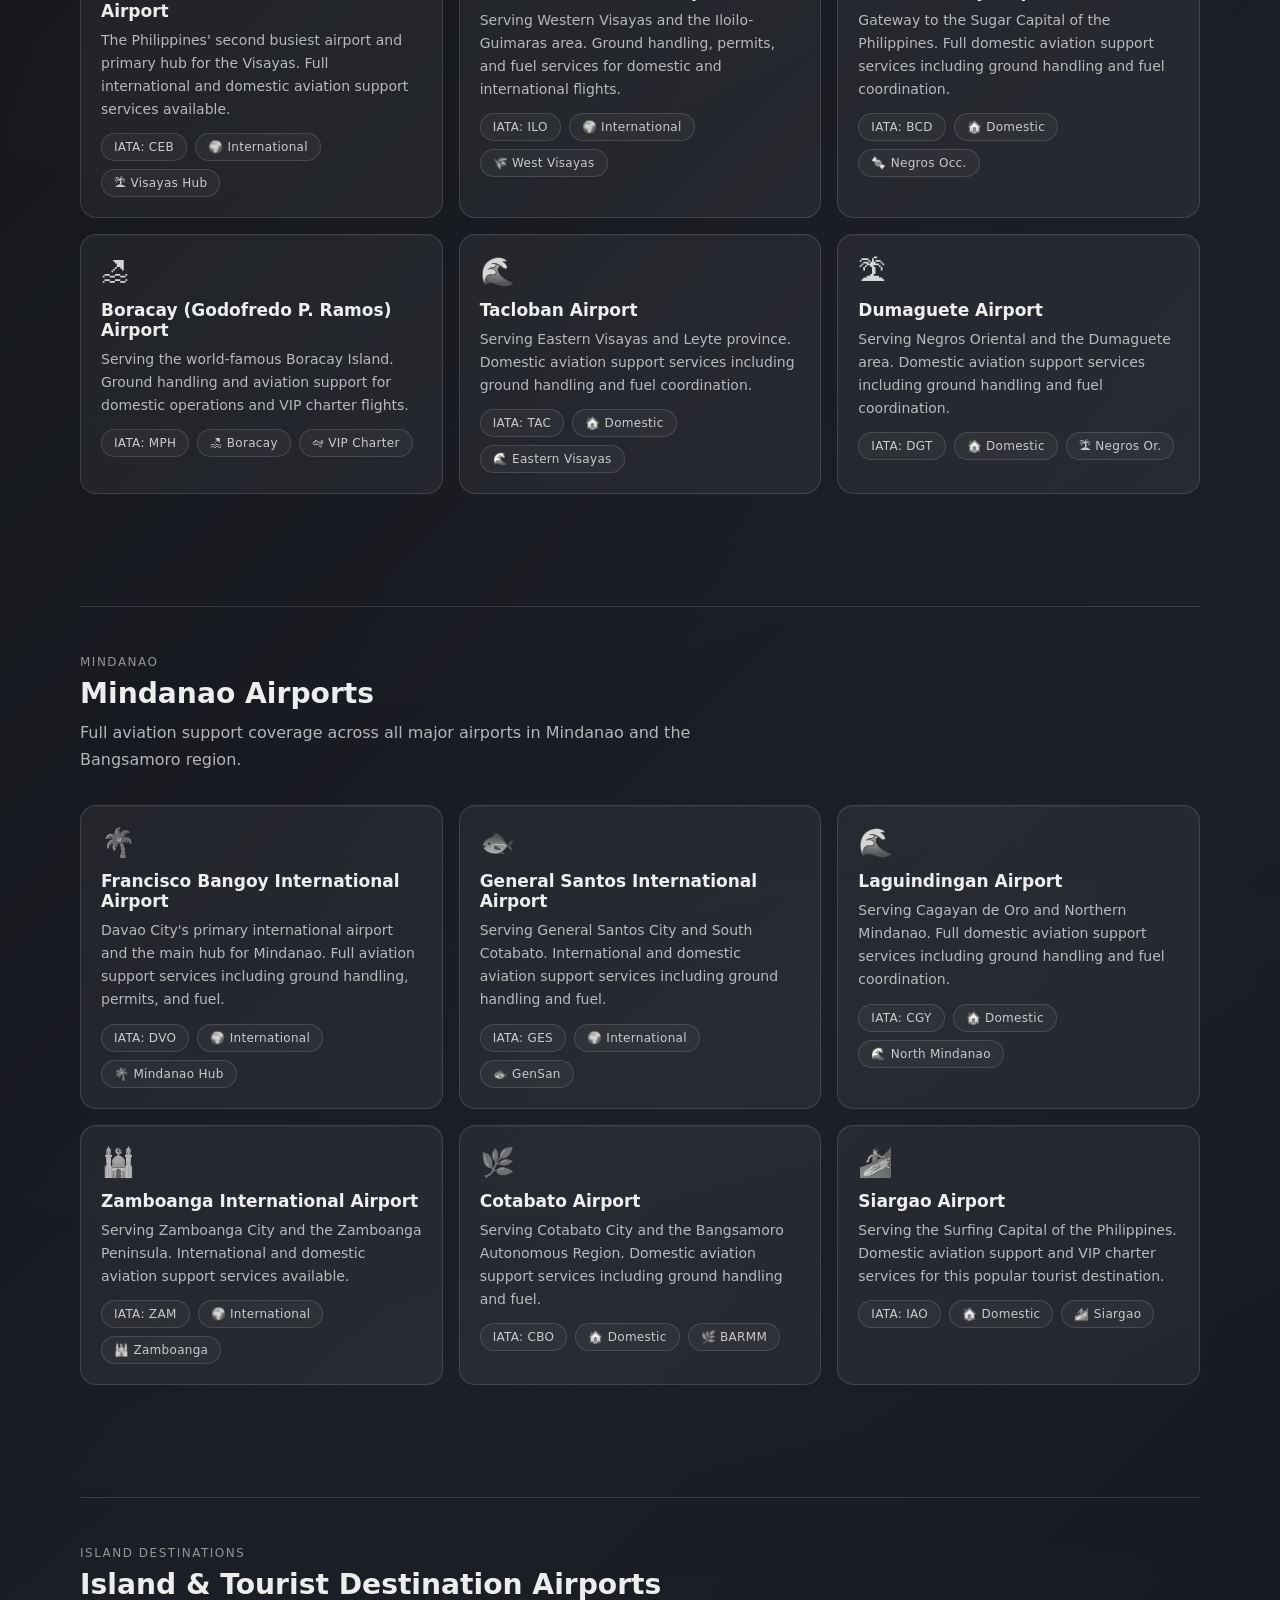
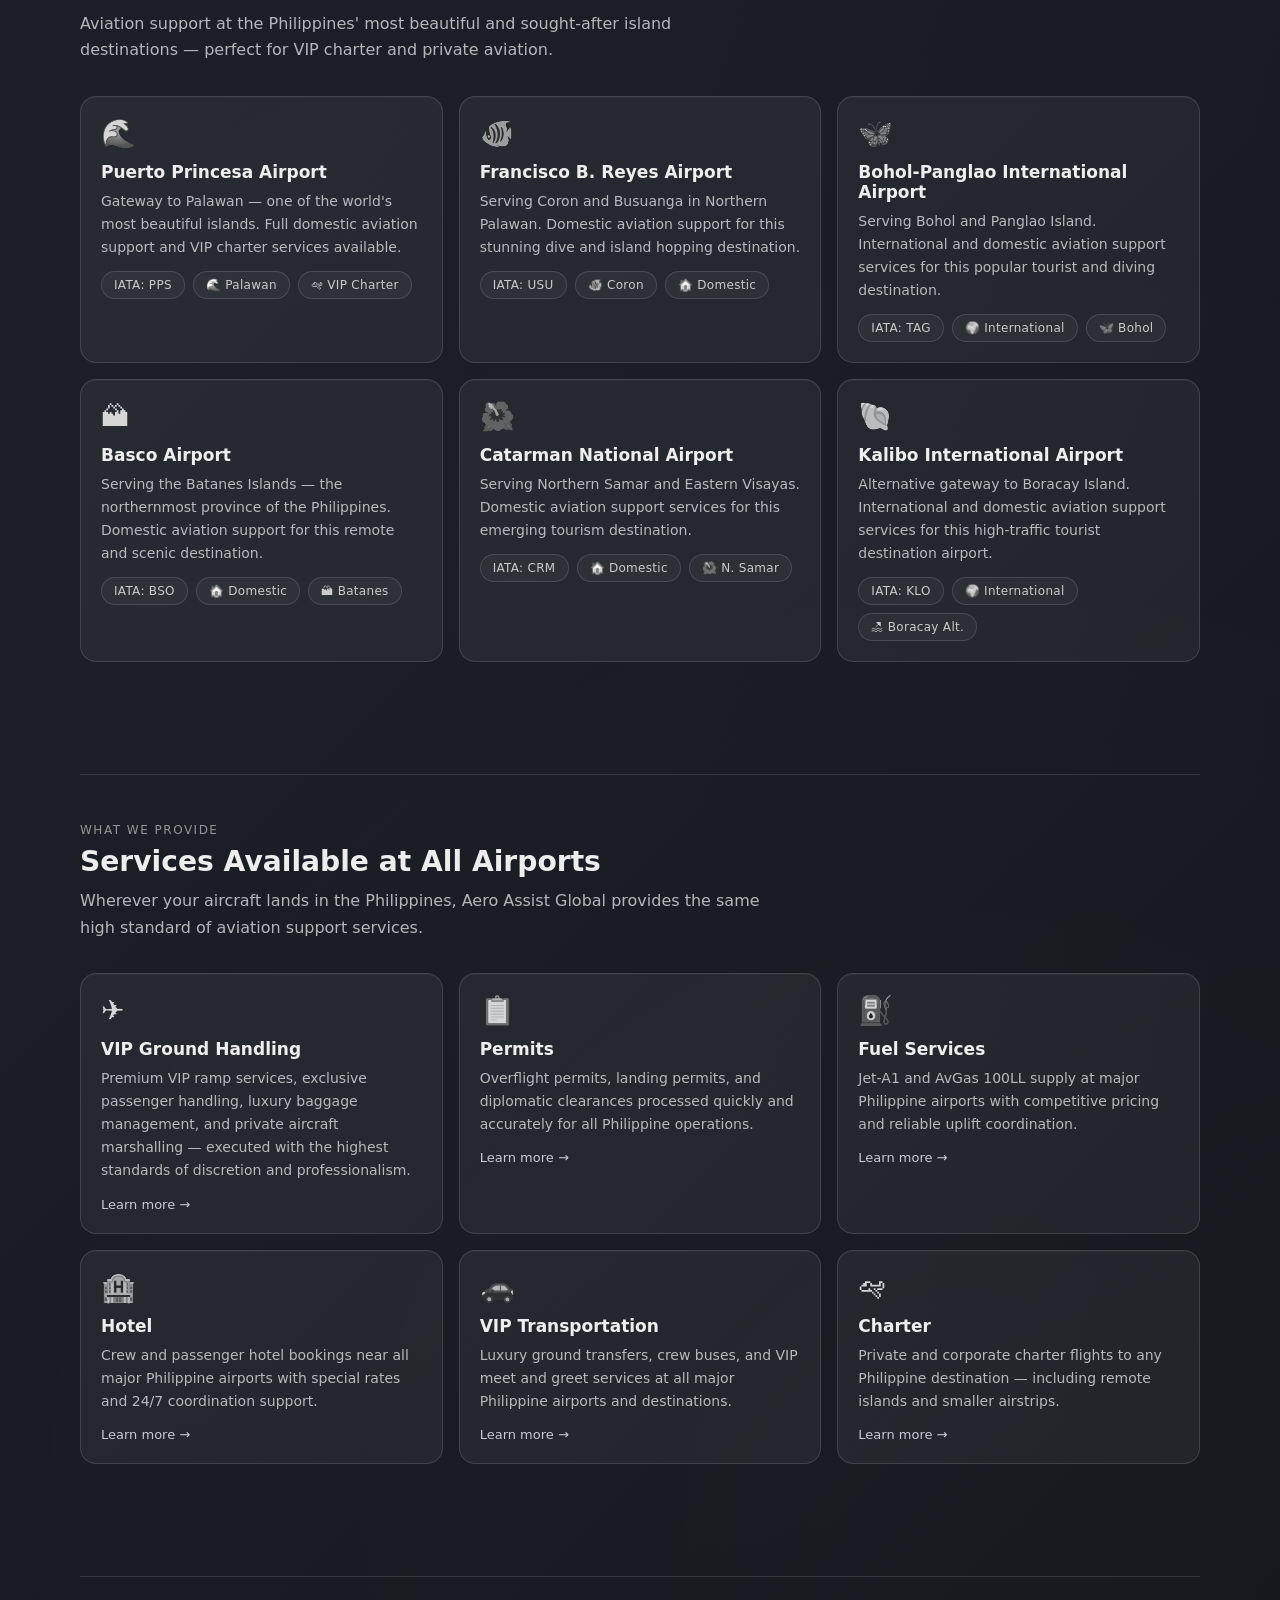
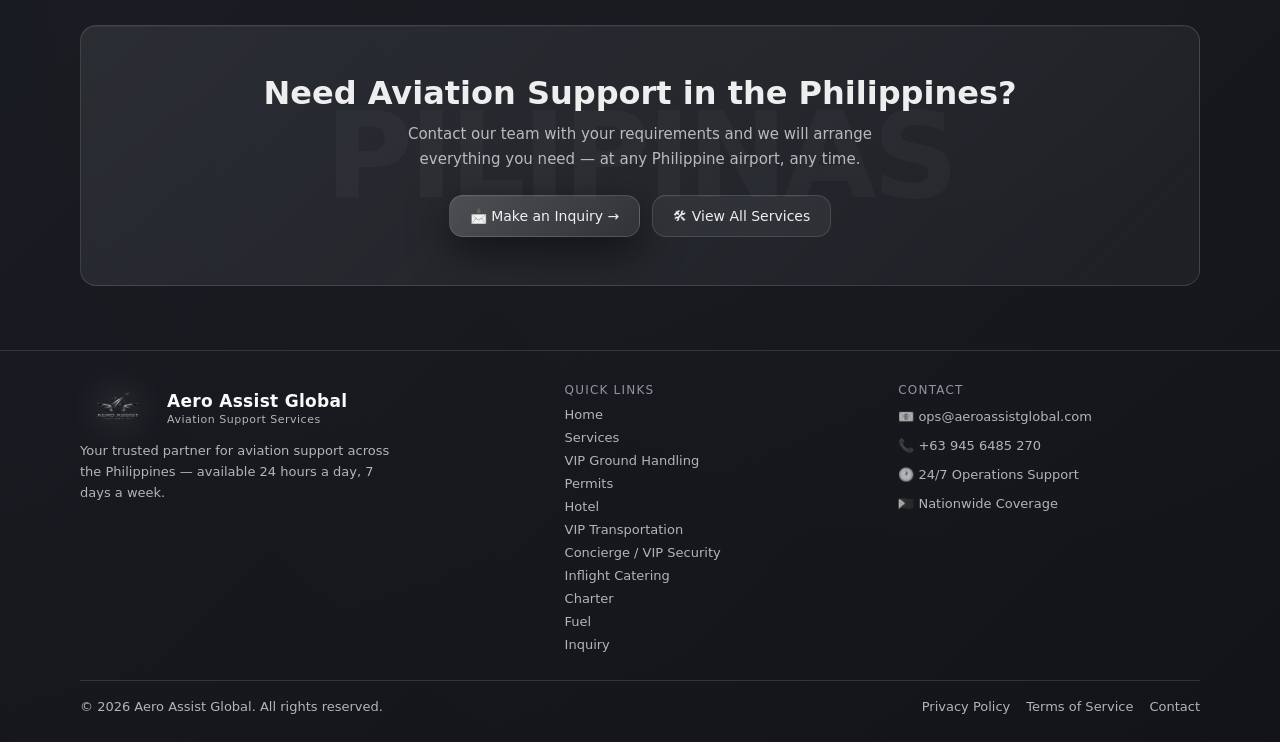
<file: ph-airports.html>
﻿<!DOCTYPE html>
<html lang="en">
<head>
  <meta charset="UTF-8" />
  <meta name="viewport" content="width=device-width, initial-scale=1.0" />
  <meta name="description" content="Aero Assist Global — Aviation support services at all major Philippine airports across Luzon, Visayas, and Mindanao." />
  <title>Philippine Airports | Aero Assist Global</title>
  <link rel="stylesheet" href="assets/css/styles.css" />
  <link rel="icon" type="image/png" href="assets/img/logo.png" />
</head>
<body class="page-with-logo-bg">

  <a href="#main" class="skip-link">Skip to main content</a>

  <!-- HEADER -->
  <header class="header">
    <div class="container">
      <nav class="nav" role="navigation" aria-label="Main navigation">

        <a href="index.html" class="brand">
          <img src="assets/img/logo.png" alt="Aero Assist Global Logo" />
          <div class="brand-text">
            <span class="name">Aero Assist Global</span>
            <span class="tag">Aviation Support Services</span>
          </div>
        </a>

        <ul class="nav-links" data-nav-links role="list">

          <li class="nav-item">
            <a href="index.html" class="nav-link" data-page="index.html">
              🏠 Home
            </a>
          </li>

          <li class="nav-item" data-dropdown>
            <a href="services.html"
               class="nav-link"
               data-page="services.html"
               aria-haspopup="true"
               aria-expanded="false">
              🛠 Services ▾
            </a>
            <div class="dropdown" role="menu">
              <a href="ground-handling.html" role="menuitem">
                <span class="dropdown-icon">✈️</span>
                <div>
                  <div style="font-weight:600;color:rgba(255,255,255,0.92);">VIP Ground Handling</div>
                  <div style="font-size:12px;margin-top:2px;">Ramp, passenger & cargo support</div>
                </div>
              </a>
              <a href="permits.html" role="menuitem">
                <span class="dropdown-icon">📋</span>
                <div>
                  <div style="font-weight:600;color:rgba(255,255,255,0.92);">Permits</div>
                  <div style="font-size:12px;margin-top:2px;">Overflight & landing permits</div>
                </div>
              </a>
              <a href="hotel.html" role="menuitem">
                <span class="dropdown-icon">🏨</span>
                <div>
                  <div style="font-weight:600;color:rgba(255,255,255,0.92);">Hotel</div>
                  <div style="font-size:12px;margin-top:2px;">Crew & passenger accommodation</div>
                </div>
              </a>
              <a href="vip-transport.html" role="menuitem">
                <span class="dropdown-icon">🚗</span>
                <div>
                  <div style="font-weight:600;color:rgba(255,255,255,0.92);">VIP Transportation</div>
                  <div style="font-size:12px;margin-top:2px;">Luxury ground transfers</div>
                </div>
              </a>
              <a href="concierge-vip-security.html" role="menuitem">
                <span class="dropdown-icon">🔒</span>
                <div>
                  <div style="font-weight:600;color:rgba(255,255,255,0.92);">Concierge / VIP Security</div>
                  <div style="font-size:12px;margin-top:2px;">Executive protection & concierge</div>
                </div>
              </a>
              <a href="inflight-catering.html" role="menuitem">
                <span class="dropdown-icon">🍽</span>
                <div>
                  <div style="font-weight:600;color:rgba(255,255,255,0.92);">Inflight Catering</div>
                  <div style="font-size:12px;margin-top:2px;">Premium inflight meal services</div>
                </div>
              </a>
              <a href="caap-liaison.html" role="menuitem">
  <span class="dropdown-icon">🛃</span>
  <div>
    <div style="font-weight:600;color:rgba(255,255,255,0.92);">CAAP Liaison Services</div>
    <div style="font-size:12px;margin-top:2px;">Regulatory & Ramp Coordination</div>
  </div>
</a>
            
            <div style="padding:8px 8px 6px;border-top:1px solid rgba(255,255,255,0.10);margin-top:6px;">
              <a href="services.html" style="display:flex;align-items:center;justify-content:center;gap:8px;padding:10px 14px;border-radius:10px;background:rgba(199,203,211,0.10);border:1px solid rgba(255,255,255,0.12);color:rgba(255,255,255,0.85);font-size:13px;font-weight:600;transition:background 200ms ease;text-decoration:none;">
                &#128717; View All Services &rarr;
              </a>
            </div>
</div>
          </li>

          <li class="nav-item">
            <a href="charter.html" class="nav-link" data-page="charter.html">
              🛩 Charter
            </a>
          </li>

          <li class="nav-item">
            <a href="fuel.html" class="nav-link" data-page="fuel.html">
              ⛽ Fuel
            </a>
          </li>

          <li class="nav-item">
            <a href="inquiry.html" class="nav-cta" data-page="inquiry.html">
              📩 Inquiry
            </a>
          </li>

        </ul>

        <button class="menu-btn" data-menu-btn
          aria-label="Toggle navigation menu"
          aria-expanded="false">☰</button>

      </nav>
    </div>
  </header>

  <!-- MAIN -->
  <main id="main">

    <!-- PAGE HERO -->
<section class="page-hero" aria-labelledby="page-title" style="background-image: url('assets/img/ph-airports.jpg');">

      <img src="assets/img/logo.png"
           alt=""
           aria-hidden="true"
           class="hero-logo">

      <div class="container">

        <nav class="breadcrumbs" aria-label="Breadcrumb">
          <a href="index.html">Home</a>
          <span aria-hidden="true">›</span>
          <span>Philippine Airports</span>
        </nav>

        <h1 class="page-title" id="page-title">
          Philippine <span>Airports</span>
        </h1>
        <p class="page-lead">
          Aero Assist Global provides comprehensive aviation support
          services at all major airports across the Philippines —
          from the bustling hubs of Metro Manila and Cebu to the
          scenic island airports of Palawan and Siargao. Wherever
          your aircraft lands in the Philippines, we are there.
        </p>

        <div class="badge-row" style="margin-top:18px;">
          <span class="badge">🏙 Luzon</span>
          <span class="badge">🏝 Visayas</span>
          <span class="badge">🌴 Mindanao</span>
          <span class="badge">🛩 85+ Airports</span>
          <span class="badge">🕐 24/7 Support</span>
          <span class="badge">🇵🇭 Nationwide</span>
        </div>

      </div>
    </section>

    <!-- LUZON -->
    <section class="section" aria-labelledby="luzon-title">
      <div class="container">

        <p class="section-label">Luzon</p>
        <h2 class="section-title reveal" id="luzon-title">
          Luzon Airports
        </h2>
        <p class="section-sub reveal">
          Covering all major airports across Metro Manila,
          Central Luzon, Southern Luzon, and Northern Luzon.
        </p>

        <div class="grid-3">

          <div class="card reveal">
            <div class="card-icon">🏙</div>
            <h3>Ninoy Aquino International Airport</h3>
            <p>
              The Philippines' primary international gateway.
              Full aviation support across all four terminals
              including ground handling, permits, fuel,
              and VIP services.
            </p>
            <div class="badge-row" style="margin-top:12px;">
              <span class="badge">IATA: MNL</span>
              <span class="badge">T1 T2 T3 T4</span>
              <span class="badge">🌍 International</span>
            </div>
          </div>

          <div class="card reveal">
            <div class="card-icon">✈️</div>
            <h3>Clark International Airport</h3>
            <p>
              A major international and cargo hub in
              Central Luzon. Full ground handling,
              fuel supply, and permit coordination
              services available.
            </p>
            <div class="badge-row" style="margin-top:12px;">
              <span class="badge">IATA: CRK</span>
              <span class="badge">📦 Cargo Hub</span>
              <span class="badge">🌍 International</span>
            </div>
          </div>

          <div class="card reveal">
            <div class="card-icon">🛩</div>
            <h3>Subic Bay International Airport</h3>
            <p>
              Former US naval air station now serving
              as a general aviation and cargo airport.
              Ground handling and fuel services available.
            </p>
            <div class="badge-row" style="margin-top:12px;">
              <span class="badge">IATA: SFS</span>
              <span class="badge">🛩 General Aviation</span>
              <span class="badge">📦 Cargo</span>
            </div>
          </div>

          <div class="card reveal">
            <div class="card-icon">🏔</div>
            <h3>Laoag International Airport</h3>
            <p>
              Serving Northern Luzon and Ilocos Region.
              Ground handling, permits, and fuel
              coordination services available for
              domestic and international operations.
            </p>
            <div class="badge-row" style="margin-top:12px;">
              <span class="badge">IATA: LAO</span>
              <span class="badge">🌍 International</span>
              <span class="badge">🏔 North Luzon</span>
            </div>
          </div>

          <div class="card reveal">
            <div class="card-icon">🌋</div>
            <h3>Legazpi Airport</h3>
            <p>
              Gateway to the Bicol Region and Mount
              Mayon. Domestic aviation support services
              including ground handling and fuel
              coordination available.
            </p>
            <div class="badge-row" style="margin-top:12px;">
              <span class="badge">IATA: LGP</span>
              <span class="badge">🏠 Domestic</span>
              <span class="badge">🌋 Bicol Region</span>
            </div>
          </div>

          <div class="card reveal">
            <div class="card-icon">🛫</div>
            <h3>Naga Airport</h3>
            <p>
              Serving the Camarines Sur province
              in Bicol Region. Ground handling
              and aviation support services
              for domestic operations.
            </p>
            <div class="badge-row" style="margin-top:12px;">
              <span class="badge">IATA: WNP</span>
              <span class="badge">🏠 Domestic</span>
              <span class="badge">🌿 Bicol</span>
            </div>
          </div>

        </div>

      </div>
    </section>

    <!-- VISAYAS -->
    <section class="section" style="padding-top:0;" aria-labelledby="visayas-title">
      <div class="container">

        <hr class="divider" />

        <p class="section-label">Visayas</p>
        <h2 class="section-title reveal" id="visayas-title">
          Visayas Airports
        </h2>
        <p class="section-sub reveal">
          Comprehensive aviation support across the
          Eastern, Western, and Central Visayas regions.
        </p>

        <div class="grid-3">

          <div class="card reveal">
            <div class="card-icon">🏝</div>
            <h3>Mactan-Cebu International Airport</h3>
            <p>
              The Philippines' second busiest airport
              and primary hub for the Visayas. Full
              international and domestic aviation
              support services available.
            </p>
            <div class="badge-row" style="margin-top:12px;">
              <span class="badge">IATA: CEB</span>
              <span class="badge">🌍 International</span>
              <span class="badge">🏝 Visayas Hub</span>
            </div>
          </div>

          <div class="card reveal">
            <div class="card-icon">🌾</div>
            <h3>Iloilo International Airport</h3>
            <p>
              Serving Western Visayas and the
              Iloilo-Guimaras area. Ground handling,
              permits, and fuel services for
              domestic and international flights.
            </p>
            <div class="badge-row" style="margin-top:12px;">
              <span class="badge">IATA: ILO</span>
              <span class="badge">🌍 International</span>
              <span class="badge">🌾 West Visayas</span>
            </div>
          </div>

          <div class="card reveal">
            <div class="card-icon">🍬</div>
            <h3>Bacolod-Silay Airport</h3>
            <p>
              Gateway to the Sugar Capital of the
              Philippines. Full domestic aviation
              support services including ground
              handling and fuel coordination.
            </p>
            <div class="badge-row" style="margin-top:12px;">
              <span class="badge">IATA: BCD</span>
              <span class="badge">🏠 Domestic</span>
              <span class="badge">🍬 Negros Occ.</span>
            </div>
          </div>

          <div class="card reveal">
            <div class="card-icon">🏖</div>
            <h3>Boracay (Godofredo P. Ramos) Airport</h3>
            <p>
              Serving the world-famous Boracay Island.
              Ground handling and aviation support
              for domestic operations and
              VIP charter flights.
            </p>
            <div class="badge-row" style="margin-top:12px;">
              <span class="badge">IATA: MPH</span>
              <span class="badge">🏖 Boracay</span>
              <span class="badge">🛩 VIP Charter</span>
            </div>
          </div>

<div class="card reveal">
  <div class="card-icon">🌊</div>
  <h3>Tacloban Airport</h3>
  <p>
    Serving Eastern Visayas and Leyte
    province. Domestic aviation support
    services including ground handling
    and fuel coordination.
  </p>
  <div class="badge-row" style="margin-top:12px;">
    <span class="badge">IATA: TAC</span>
    <span class="badge">🏠 Domestic</span>
    <span class="badge">🌊 Eastern Visayas</span>
  </div>
</div>
<div class="card reveal">
            <div class="card-icon">🏝</div>
            <h3>Dumaguete Airport</h3>
            <p>
              Serving Negros Oriental and the
              Dumaguete area. Domestic aviation
              support services including ground
              handling and fuel coordination.
            </p>
            <div class="badge-row" style="margin-top:12px;">
              <span class="badge">IATA: DGT</span>
              <span class="badge">🏠 Domestic</span>
              <span class="badge">🏝 Negros Or.</span>
            </div>
          </div>

        </div>

      </div>
    </section>

    <!-- MINDANAO -->
    <section class="section" style="padding-top:0;" aria-labelledby="mindanao-title">
      <div class="container">

        <hr class="divider" />

        <p class="section-label">Mindanao</p>
        <h2 class="section-title reveal" id="mindanao-title">
          Mindanao Airports
        </h2>
        <p class="section-sub reveal">
          Full aviation support coverage across
          all major airports in Mindanao and
          the Bangsamoro region.
        </p>

        <div class="grid-3">

          <div class="card reveal">
            <div class="card-icon">🌴</div>
            <h3>Francisco Bangoy International Airport</h3>
            <p>
              Davao City's primary international airport
              and the main hub for Mindanao. Full
              aviation support services including
              ground handling, permits, and fuel.
            </p>
            <div class="badge-row" style="margin-top:12px;">
              <span class="badge">IATA: DVO</span>
              <span class="badge">🌍 International</span>
              <span class="badge">🌴 Mindanao Hub</span>
            </div>
          </div>

          <div class="card reveal">
            <div class="card-icon">🐟</div>
            <h3>General Santos International Airport</h3>
            <p>
              Serving General Santos City and
              South Cotabato. International and
              domestic aviation support services
              including ground handling and fuel.
            </p>
            <div class="badge-row" style="margin-top:12px;">
              <span class="badge">IATA: GES</span>
              <span class="badge">🌍 International</span>
              <span class="badge">🐟 GenSan</span>
            </div>
          </div>

          <div class="card reveal">
            <div class="card-icon">🌊</div>
            <h3>Laguindingan Airport</h3>
            <p>
              Serving Cagayan de Oro and Northern
              Mindanao. Full domestic aviation
              support services including ground
              handling and fuel coordination.
            </p>
            <div class="badge-row" style="margin-top:12px;">
              <span class="badge">IATA: CGY</span>
              <span class="badge">🏠 Domestic</span>
              <span class="badge">🌊 North Mindanao</span>
            </div>
          </div>

          <div class="card reveal">
            <div class="card-icon">🕌</div>
            <h3>Zamboanga International Airport</h3>
            <p>
              Serving Zamboanga City and the
              Zamboanga Peninsula. International
              and domestic aviation support
              services available.
            </p>
            <div class="badge-row" style="margin-top:12px;">
              <span class="badge">IATA: ZAM</span>
              <span class="badge">🌍 International</span>
              <span class="badge">🕌 Zamboanga</span>
            </div>
          </div>

          <div class="card reveal">
            <div class="card-icon">🌿</div>
            <h3>Cotabato Airport</h3>
            <p>
              Serving Cotabato City and the
              Bangsamoro Autonomous Region.
              Domestic aviation support services
              including ground handling and fuel.
            </p>
            <div class="badge-row" style="margin-top:12px;">
              <span class="badge">IATA: CBO</span>
              <span class="badge">🏠 Domestic</span>
              <span class="badge">🌿 BARMM</span>
            </div>
          </div>

          <div class="card reveal">
            <div class="card-icon">🏄</div>
            <h3>Siargao Airport</h3>
            <p>
              Serving the Surfing Capital of the
              Philippines. Domestic aviation support
              and VIP charter services for this
              popular tourist destination.
            </p>
            <div class="badge-row" style="margin-top:12px;">
              <span class="badge">IATA: IAO</span>
              <span class="badge">🏠 Domestic</span>
              <span class="badge">🏄 Siargao</span>
            </div>
          </div>

        </div>

      </div>
    </section>

    <!-- ISLAND DESTINATIONS -->
    <section class="section" style="padding-top:0;" aria-labelledby="islands-title">
      <div class="container">

        <hr class="divider" />

        <p class="section-label">Island Destinations</p>
        <h2 class="section-title reveal" id="islands-title">
          Island & Tourist Destination Airports
        </h2>
        <p class="section-sub reveal">
          Aviation support at the Philippines' most
          beautiful and sought-after island destinations —
          perfect for VIP charter and private aviation.
        </p>

        <div class="grid-3">

          <div class="card reveal">
            <div class="card-icon">🌊</div>
            <h3>Puerto Princesa Airport</h3>
            <p>
              Gateway to Palawan — one of the world's
              most beautiful islands. Full domestic
              aviation support and VIP charter
              services available.
            </p>
            <div class="badge-row" style="margin-top:12px;">
              <span class="badge">IATA: PPS</span>
              <span class="badge">🌊 Palawan</span>
              <span class="badge">🛩 VIP Charter</span>
            </div>
          </div>

          <div class="card reveal">
            <div class="card-icon">🐠</div>
            <h3>Francisco B. Reyes Airport</h3>
            <p>
              Serving Coron and Busuanga in Northern
              Palawan. Domestic aviation support
              for this stunning dive and island
              hopping destination.
            </p>
            <div class="badge-row" style="margin-top:12px;">
              <span class="badge">IATA: USU</span>
              <span class="badge">🐠 Coron</span>
              <span class="badge">🏠 Domestic</span>
            </div>
          </div>

          <div class="card reveal">
            <div class="card-icon">🦋</div>
            <h3>Bohol-Panglao International Airport</h3>
            <p>
              Serving Bohol and Panglao Island.
              International and domestic aviation
              support services for this popular
              tourist and diving destination.
            </p>
            <div class="badge-row" style="margin-top:12px;">
              <span class="badge">IATA: TAG</span>
              <span class="badge">🌍 International</span>
              <span class="badge">🦋 Bohol</span>
            </div>
          </div>

          <div class="card reveal">
            <div class="card-icon">🏔</div>
            <h3>Basco Airport</h3>
            <p>
              Serving the Batanes Islands — the
              northernmost province of the Philippines.
              Domestic aviation support for this
              remote and scenic destination.
            </p>
            <div class="badge-row" style="margin-top:12px;">
              <span class="badge">IATA: BSO</span>
              <span class="badge">🏠 Domestic</span>
              <span class="badge">🏔 Batanes</span>
            </div>
          </div>

          <div class="card reveal">
            <div class="card-icon">🌺</div>
            <h3>Catarman National Airport</h3>
            <p>
              Serving Northern Samar and Eastern
              Visayas. Domestic aviation support
              services for this emerging
              tourism destination.
            </p>
            <div class="badge-row" style="margin-top:12px;">
              <span class="badge">IATA: CRM</span>
              <span class="badge">🏠 Domestic</span>
              <span class="badge">🌺 N. Samar</span>
            </div>
          </div>

          <div class="card reveal">
            <div class="card-icon">🐚</div>
            <h3>Kalibo International Airport</h3>
            <p>
              Alternative gateway to Boracay Island.
              International and domestic aviation
              support services for this high-traffic
              tourist destination airport.
            </p>
            <div class="badge-row" style="margin-top:12px;">
              <span class="badge">IATA: KLO</span>
              <span class="badge">🌍 International</span>
              <span class="badge">🏖 Boracay Alt.</span>
            </div>
          </div>

        </div>

      </div>
    </section>

    <!-- SERVICES AT ALL AIRPORTS -->
    <section class="section" style="padding-top:0;" aria-labelledby="airport-services-title">
      <div class="container">

        <hr class="divider" />

        <p class="section-label">What We Provide</p>
        <h2 class="section-title reveal" id="airport-services-title">
          Services Available at All Airports
        </h2>
        <p class="section-sub reveal">
          Wherever your aircraft lands in the Philippines,
          Aero Assist Global provides the same high standard
          of aviation support services.
        </p>

        <div class="grid-3">

          <div class="card reveal">
            <div class="card-icon">✈️</div>
            <h3>VIP Ground Handling</h3>
            <p>
              Premium VIP ramp services, exclusive passenger
  handling, luxury baggage management, and private
  aircraft marshalling — executed with the highest
  standards of discretion and professionalism.
            </p>
            <a href="ground-handling.html" class="card-link">
              Learn more →
            </a>
          </div>

          <div class="card reveal">
            <div class="card-icon">📋</div>
            <h3>Permits</h3>
            <p>
              Overflight permits, landing permits,
              and diplomatic clearances processed
              quickly and accurately for all
              Philippine operations.
            </p>
            <a href="permits.html" class="card-link">
              Learn more →
            </a>
          </div>

          <div class="card reveal">
            <div class="card-icon">⛽</div>
            <h3>Fuel Services</h3>
            <p>
              Jet-A1 and AvGas 100LL supply at
              major Philippine airports with
              competitive pricing and reliable
              uplift coordination.
            </p>
            <a href="fuel.html" class="card-link">
              Learn more →
            </a>
          </div>

          <div class="card reveal">
            <div class="card-icon">🏨</div>
            <h3>Hotel</h3>
            <p>
              Crew and passenger hotel bookings
              near all major Philippine airports
              with special rates and 24/7
              coordination support.
            </p>
            <a href="hotel.html" class="card-link">
              Learn more →
            </a>
          </div>

          <div class="card reveal">
            <div class="card-icon">🚗</div>
            <h3>VIP Transportation</h3>
            <p>
              Luxury ground transfers, crew buses,
              and VIP meet and greet services
              at all major Philippine airports
              and destinations.
            </p>
            <a href="vip-transport.html" class="card-link">
              Learn more →
            </a>
          </div>

          <div class="card reveal">
            <div class="card-icon">🛩</div>
            <h3>Charter</h3>
            <p>
              Private and corporate charter flights
              to any Philippine destination —
              including remote islands and
              smaller airstrips.
            </p>
            <a href="charter.html" class="card-link">
              Learn more →
            </a>
          </div>

        </div>

      </div>
    </section>

    <!-- CTA -->
    <section class="section" style="padding-top:0;" aria-label="Call to action">
      <div class="container">

        <hr class="divider" />

        <div class="panel reveal" style="
          text-align:center;
          padding:48px 28px;
          background:linear-gradient(135deg,
            rgba(199,203,211,0.10),
            rgba(255,255,255,0.04));
          position:relative;
          overflow:hidden;">

          <div aria-hidden="true" style="
            position:absolute;
            inset:0;
            display:flex;
            align-items:center;
            justify-content:center;
            font-size:clamp(50px,10vw,120px);
            font-weight:900;
            color:rgba(255,255,255,0.03);
            pointer-events:none;
            user-select:none;
            letter-spacing:-4px;">
            PILIPINAS
          </div>

          <div style="position:relative;">
            <h2 style="margin:0 0 10px;font-size:clamp(22px,2.5vw,34px);">
              Need Aviation Support in the Philippines?
            </h2>
            <p style="
              color:var(--muted);
              max-width:55ch;
              margin:0 auto 24px;
              line-height:1.65;
              font-size:15px;">
              Contact our team with your requirements and
              we will arrange everything you need —
              at any Philippine airport, any time.
            </p>
            <div class="actions" style="justify-content:center;">
              <a href="inquiry.html" class="btn primary">
                📩 Make an Inquiry →
              </a>
              <a href="services.html" class="btn">
                🛠 View All Services
              </a>
            </div>
          </div>

        </div>

      </div>
    </section>

  </main>

  <!-- FOOTER -->
  <footer class="footer" role="contentinfo">
    <div class="container">
      <div class="footer-inner">

        <div>
          <div class="brand" style="margin-bottom:8px;">
            <img src="assets/img/logo.png" alt="Aero Assist Global Logo" />
            <div class="brand-text">
              <span class="name">Aero Assist Global</span>
              <span class="tag">Aviation Support Services</span>
            </div>
          </div>
          <p style="font-size:13px;color:var(--muted);max-width:38ch;line-height:1.6;">
            Your trusted partner for aviation support
                        across the Philippines — available
            24 hours a day, 7 days a week.
          </p>
        </div>

        <div>
          <p style="
            font-size:12px;
            text-transform:uppercase;
            letter-spacing:1.2px;
            color:var(--silver-2);
            margin:0 0 10px;">
            Quick Links
          </p>
          <div class="footer-links" style="flex-direction:column;gap:8px;">
            <a href="index.html">Home</a>
            <a href="services.html">Services</a>
            <a href="ground-handling.html">VIP Ground Handling</a>
            <a href="permits.html">Permits</a>
            <a href="hotel.html">Hotel</a>
            <a href="vip-transport.html">VIP Transportation</a>
            <a href="concierge-vip-security.html">Concierge / VIP Security</a>
            <a href="inflight-catering.html">Inflight Catering</a>
            <a href="charter.html">Charter</a>
            <a href="fuel.html">Fuel</a>
            <a href="inquiry.html">Inquiry</a>
          </div>
        </div>

        <div>
          <p style="
            font-size:12px;
            text-transform:uppercase;
            letter-spacing:1.2px;
            color:var(--silver-2);
            margin:0 0 10px;">
            Contact
          </p>
          <div style="
            display:grid;
            gap:8px;
            font-size:13px;
            color:var(--muted);
            line-height:1.6;">
            <span>📧 ops@aeroassistglobal.com</span>
            <span>📞 +63 945 6485 270</span>
            <span>🕐 24/7 Operations Support</span>
            <span>🇵🇭 Nationwide Coverage</span>
          </div>
        </div>

      </div>

      <div style="
        margin-top:28px;
        padding-top:18px;
        border-top:1px solid var(--border);
        display:flex;
        align-items:center;
        justify-content:space-between;
        flex-wrap:wrap;
        gap:12px;
        font-size:13px;
        color:var(--muted);">
        <span>
          © <span data-year></span> Aero Assist Global.
          All rights reserved.
        </span>
        <div class="footer-links">
          <a href="inquiry.html">Privacy Policy</a>
          <a href="inquiry.html">Terms of Service</a>
          <a href="inquiry.html">Contact</a>
        </div>
      </div>

    </div>
  </footer>

  <script src="assets/js/main.js"></script>
</body>
</html>
</file>
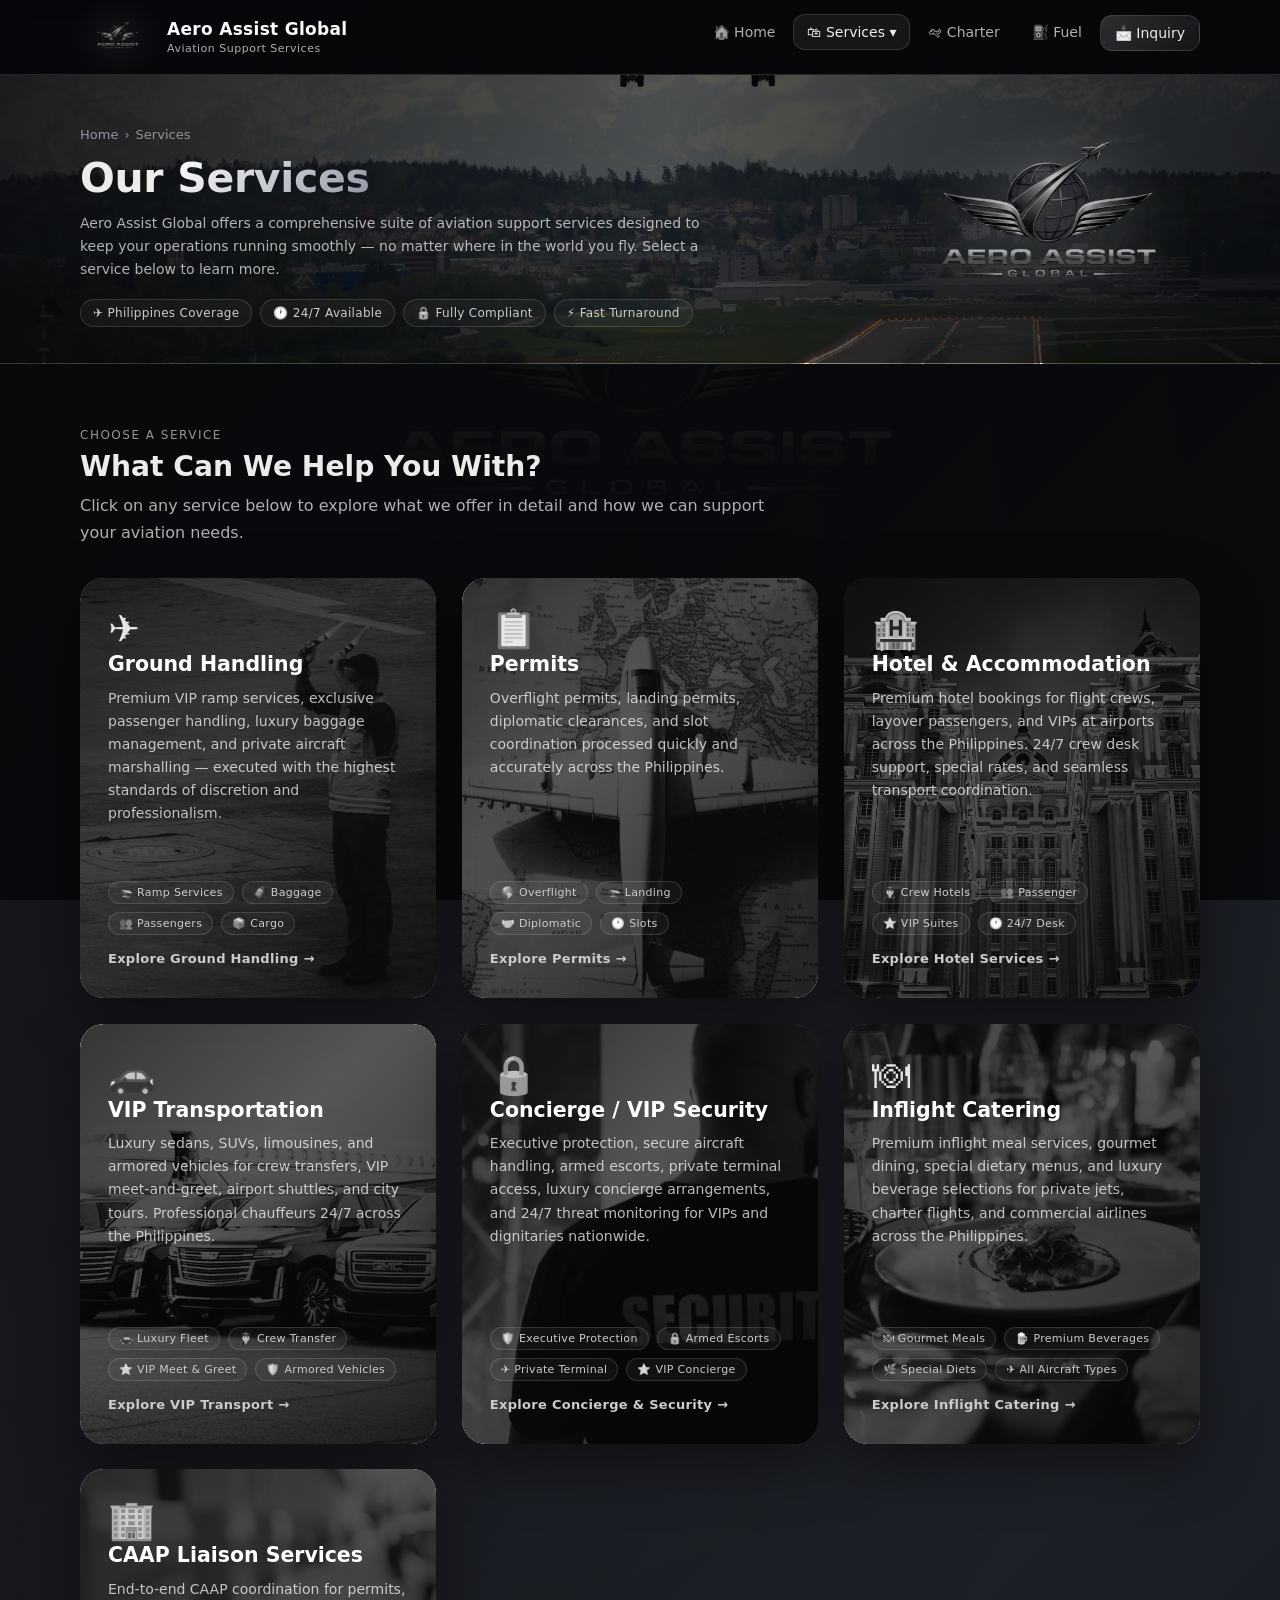
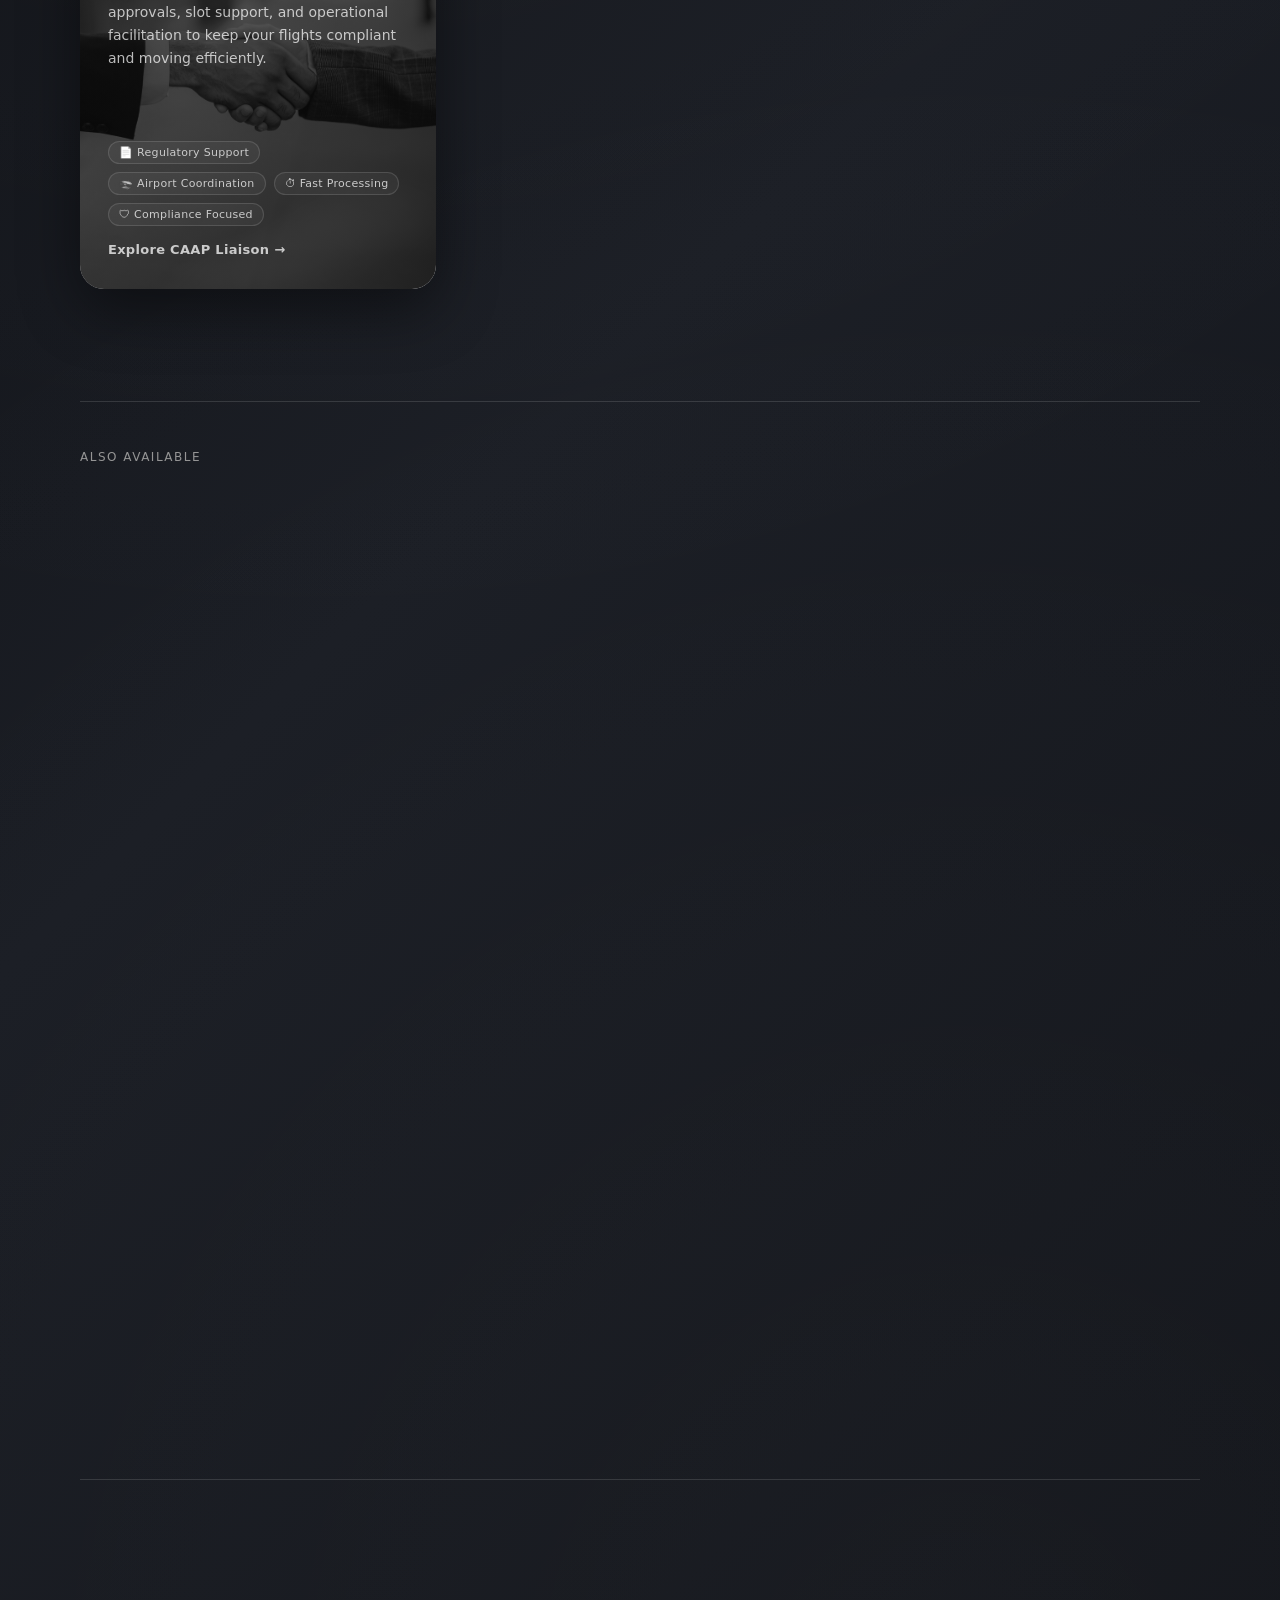
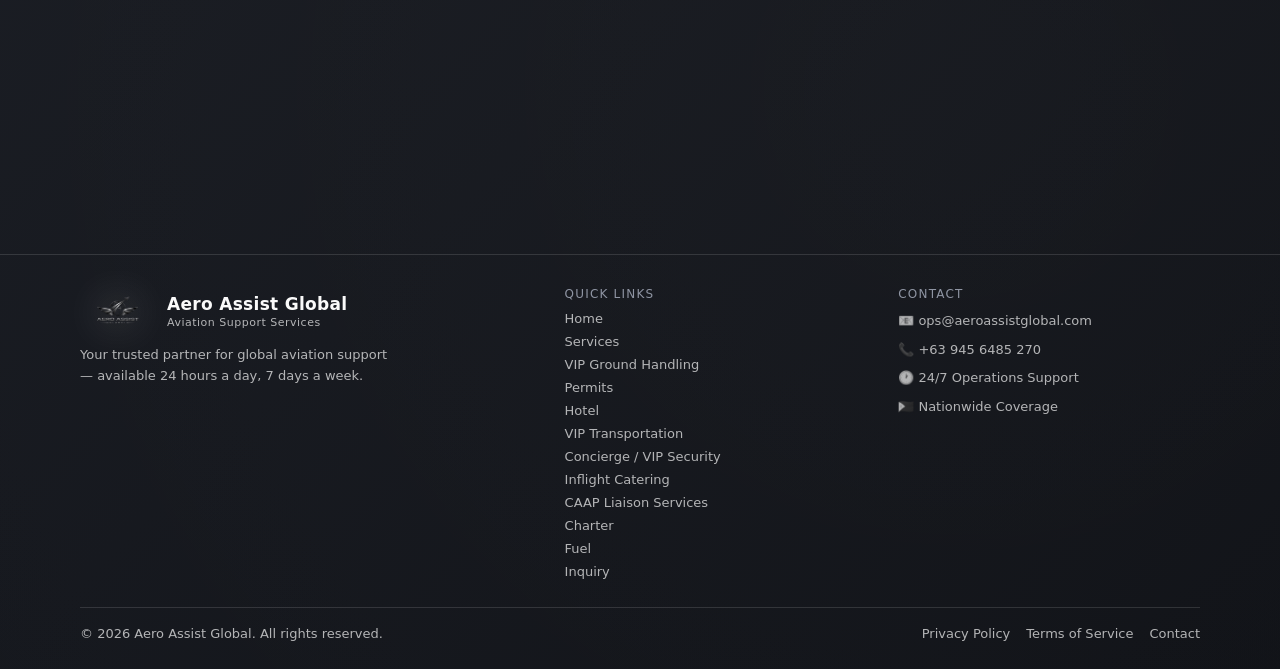
<file: services.html>
<!DOCTYPE html>
<html lang="en">
<head>
  <meta charset="UTF-8" />
  <meta name="viewport" content="width=device-width, initial-scale=1.0" />
  <meta name="description" content="Aero Assist Global Services — Ground Handling, Permits, Hotel, VIP Transportation, Concierge/VIP Security, and Inflight Catering. Professional aviation support services across the Philippines." />
  <title>Services | Aero Assist Global</title>
  <link rel="stylesheet" href="assets/css/styles.css" />
  <link rel="icon" type="image/png" href="assets/img/logo.png" />
</head>
<body class="page-with-logo-bg">

  <a href="#main" class="skip-link">Skip to main content</a>

  <!-- -------------------------------------------
       HEADER / NAV
  ------------------------------------------- -->
  <header class="header">
    <div class="container">
      <nav class="nav" role="navigation" aria-label="Main navigation">

        <!-- Brand -->
        <a href="index.html" class="brand">
          <img src="assets/img/logo.png"
               alt="Aero Assist Global Logo"
               style="height: 50px; width: auto; filter: drop-shadow(0 0 20px rgba(255,255,255,0.45)) drop-shadow(0 0 40px rgba(255,255,255,0.15)); transition: all 0.4s ease;">
          <div class="brand-text">
            <span class="name">Aero Assist Global</span>
            <span class="tag">Aviation Support Services</span>
          </div>
        </a>

        <!-- Nav Links -->
        <ul class="nav-links" data-nav-links role="list">

          <li class="nav-item">
            <a href="index.html"
               class="nav-link"
               data-page="index.html">
              &#127968; Home
            </a>
          </li>

          <!-- Services with dropdown -->
          <li class="nav-item" data-dropdown>
            <a href="services.html"
               class="nav-link active"
               data-page="services.html"
               aria-haspopup="true"
               aria-expanded="false">
              &#128717; Services &#9662;
            </a>
            <div class="dropdown" role="menu">
              <a href="ground-handling.html" role="menuitem">
                <span class="dropdown-icon">&#9992;&#65039;</span>
                <div>
                  <div style="font-weight:600;color:rgba(255,255,255,0.92);">VIP Ground Handling</div>
                  <div style="font-size:12px;margin-top:2px;">Ramp, passenger &amp; cargo support</div>
                </div>
              </a>
              <a href="permits.html" role="menuitem">
                <span class="dropdown-icon">&#128203;</span>
                <div>
                  <div style="font-weight:600;color:rgba(255,255,255,0.92);">Permits</div>
                  <div style="font-size:12px;margin-top:2px;">Overflight &amp; landing permits</div>
                </div>
              </a>
              <a href="hotel.html" role="menuitem">
                <span class="dropdown-icon">&#127976;</span>
                <div>
                  <div style="font-weight:600;color:rgba(255,255,255,0.92);">Hotel</div>
                  <div style="font-size:12px;margin-top:2px;">Crew &amp; passenger accommodation</div>
                </div>
              </a>
              <a href="vip-transport.html" role="menuitem">
                <span class="dropdown-icon">&#128663;</span>
                <div>
                  <div style="font-weight:600;color:rgba(255,255,255,0.92);">VIP Transportation</div>
                  <div style="font-size:12px;margin-top:2px;">Luxury ground transfers</div>
                </div>
              </a>
              <a href="concierge-vip-security.html" role="menuitem">
                <span class="dropdown-icon">&#128274;</span>
                <div>
                  <div style="font-weight:600;color:rgba(255,255,255,0.92);">Concierge / VIP Security</div>
                  <div style="font-size:12px;margin-top:2px;">Executive protection &amp; concierge</div>
                </div>
              </a>
              <a href="inflight-catering.html" role="menuitem">
                <span class="dropdown-icon">&#127869;</span>
                <div>
                  <div style="font-weight:600;color:rgba(255,255,255,0.92);">Inflight Catering</div>
                  <div style="font-size:12px;margin-top:2px;">Premium inflight meal services</div>
                </div>
              </a>
              <a href="caap-liaison.html" role="menuitem">
                <span class="dropdown-icon">&#127981;</span>
                <div>
                  <div style="font-weight:600;color:rgba(255,255,255,0.92);">CAAP Liaison Services</div>
                  <div style="font-size:12px;margin-top:2px;">Regulatory coordination & airport facilitation</div>
                </div>
              </a>
            
            <div style="padding:8px 8px 6px;border-top:1px solid rgba(255,255,255,0.10);margin-top:6px;">
              <a href="services.html" style="display:flex;align-items:center;justify-content:center;gap:8px;padding:10px 14px;border-radius:10px;background:rgba(199,203,211,0.10);border:1px solid rgba(255,255,255,0.12);color:rgba(255,255,255,0.85);font-size:13px;font-weight:600;transition:background 200ms ease;text-decoration:none;">
                &#128717; View All Services &rarr;
              </a>
            </div>
</div>
          </li>

          <li class="nav-item">
            <a href="charter.html"
               class="nav-link"
               data-page="charter.html">
              &#128745; Charter
            </a>
          </li>

          <li class="nav-item">
            <a href="fuel.html"
               class="nav-link"
               data-page="fuel.html">
              &#9981; Fuel
            </a>
          </li>

          <li class="nav-item">
            <a href="inquiry.html"
               class="nav-cta"
               data-page="inquiry.html">
              &#128233; Inquiry
            </a>
          </li>

        </ul>

        <!-- Hamburger -->
        <button
          class="menu-btn"
          data-menu-btn
          aria-label="Toggle navigation menu"
          aria-expanded="false">
          &#9776;
        </button>

      </nav>
    </div>
  </header>

  <!-- -------------------------------------------
       PAGE HERO
  ------------------------------------------- -->
  <main id="main">
    <section class="page-hero" aria-labelledby="page-title" style="background-image: url('assets/img/services.jpg');">

      <!-- Hero Logo Right Side -->
      <img src="assets/img/logo.png"
           alt=""
           aria-hidden="true"
           class="hero-logo">

      <div class="container">

        <!-- Breadcrumbs -->
        <nav class="breadcrumbs" aria-label="Breadcrumb">
          <a href="index.html">Home</a>
          <span aria-hidden="true">&#8250;</span>
          <span>Services</span>
        </nav>

        <h1 class="page-title">
          Our <span>Services</span>
        </h1>
        <p class="page-lead">
          Aero Assist Global offers a comprehensive suite of aviation
          support services designed to keep your operations running
          smoothly &mdash; no matter where in the world you fly.
          Select a service below to learn more.
        </p>

        <!-- Badges -->
        <div class="badge-row" style="margin-top:18px;">
          <span class="badge">&#9992;&#65039; Philippines Coverage</span>
          <span class="badge">&#128336; 24/7 Available</span>
          <span class="badge">&#128274; Fully Compliant</span>
          <span class="badge">&#9889; Fast Turnaround</span>
        </div>

      </div>
    </section>

    <!-- -----------------------------------------------
         SERVICES SELECTION
    ----------------------------------------------- -->
    <section class="section" aria-labelledby="select-title">
      <div class="container">

        <p class="section-label">Choose a Service</p>
        <h2 class="section-title reveal" id="select-title">
          What Can We Help You With?
        </h2>
        <p class="section-sub reveal">
          Click on any service below to explore what we offer
          in detail and how we can support your aviation needs.
        </p>

        <!-- Service Cards — 6 cards -->
        <div class="services-grid">

          <!-- 1. Ground Handling -->
          <a href="ground-handling.html" class="service-card reveal"
             style="background-image: url('assets/img/services/services-ground.jpg');">
            <div class="service-overlay"></div>
            <div class="service-card-content">
              <div class="service-card-icon">&#9992;&#65039;</div>
              <h2>Ground Handling</h2>
              <p>
                Premium VIP ramp services, exclusive passenger
                handling, luxury baggage management, and private
                aircraft marshalling &mdash; executed with the highest
                standards of discretion and professionalism.
              </p>
              <div class="badge-row">
                <span class="badge">&#128748; Ramp Services</span>
                <span class="badge">&#129523; Baggage</span>
                <span class="badge">&#128101; Passengers</span>
                <span class="badge">&#128230; Cargo</span>
              </div>
              <div class="service-card-arrow">Explore Ground Handling &#8594;</div>
            </div>
          </a>

          <!-- 2. Permits -->
          <a href="permits.html" class="service-card reveal"
             style="background-image: url('assets/img/services/services-permits.jpg');">
            <div class="service-overlay"></div>
            <div class="service-card-content">
              <div class="service-card-icon">&#128203;</div>
              <h2>Permits</h2>
              <p>
                Overflight permits, landing permits, diplomatic clearances, and
                slot coordination processed quickly and accurately across the Philippines.
              </p>
              <div class="badge-row">
                <span class="badge">&#127758; Overflight</span>
                <span class="badge">&#128748; Landing</span>
                <span class="badge">&#129309; Diplomatic</span>
                <span class="badge">&#128336; Slots</span>
              </div>
              <div class="service-card-arrow">Explore Permits &#8594;</div>
            </div>
          </a>

          <!-- 3. Hotel / Crew Accommodation -->
          <a href="hotel.html" class="service-card reveal"
             style="background-image: url('assets/img/services/services-hotel.jpg');">
            <div class="service-overlay"></div>
            <div class="service-card-content">
              <div class="service-card-icon">&#127976;</div>
              <h2>Hotel &amp; Accommodation</h2>
              <p>
                Premium hotel bookings for flight crews, layover passengers,
                and VIPs at airports across the Philippines. 24/7 crew desk support,
                special rates, and seamless transport coordination.
              </p>
              <div class="badge-row">
                <span class="badge">&#128104;&#8205;&#9992;&#65039; Crew Hotels</span>
                <span class="badge">&#128101; Passenger</span>
                <span class="badge">&#11088; VIP Suites</span>
                <span class="badge">&#128336; 24/7 Desk</span>
              </div>
              <div class="service-card-arrow">Explore Hotel Services &#8594;</div>
            </div>
          </a>

          <!-- 4. VIP Transportation -->
          <a href="vip-transport.html" class="service-card reveal"
             style="background-image: url('assets/img/services/services-transport.jpg');">
            <div class="service-overlay"></div>
            <div class="service-card-content">
              <div class="service-card-icon">&#128663;</div>
              <h2>VIP Transportation</h2>
              <p>
                Luxury sedans, SUVs, limousines, and armored vehicles for
                crew transfers, VIP meet-and-greet, airport shuttles, and
                city tours. Professional chauffeurs 24/7 across the Philippines.
              </p>
              <div class="badge-row">
                <span class="badge">&#128663; Luxury Fleet</span>
                <span class="badge">&#128104;&#8205;&#9992;&#65039; Crew Transfer</span>
                <span class="badge">&#11088; VIP Meet &amp; Greet</span>
                <span class="badge">&#128737;&#65039; Armored Vehicles</span>
              </div>
              <div class="service-card-arrow">Explore VIP Transport &#8594;</div>
            </div>
          </a>

          <!-- 5. Concierge / VIP Security -->
          <a href="concierge-vip-security.html" class="service-card reveal"
             style="background-image: url('assets/img/services/services-concierge.jpg');">
            <div class="service-overlay"></div>
            <div class="service-card-content">
              <div class="service-card-icon">&#128274;</div>
              <h2>Concierge / VIP Security</h2>
              <p>
                Executive protection, secure aircraft handling, armed escorts,
                private terminal access, luxury concierge arrangements, and
                24/7 threat monitoring for VIPs and dignitaries nationwide.
              </p>
              <div class="badge-row">
                <span class="badge">&#128737;&#65039; Executive Protection</span>
                <span class="badge">&#128274; Armed Escorts</span>
                <span class="badge">&#9992;&#65039; Private Terminal</span>
                <span class="badge">&#11088; VIP Concierge</span>
              </div>
              <div class="service-card-arrow">Explore Concierge &amp; Security &#8594;</div>
            </div>
          </a>

          <!-- 6. Inflight Catering -->
          <a href="inflight-catering.html" class="service-card reveal"
             style="background-image: url('assets/img/services/services-catering.jpg');">
            <div class="service-overlay"></div>
            <div class="service-card-content">
              <div class="service-card-icon">&#127869;</div>
              <h2>Inflight Catering</h2>
              <p>
                Premium inflight meal services, gourmet dining, special dietary
                menus, and luxury beverage selections for private jets, charter
                flights, and commercial airlines across the Philippines.
              </p>
              <div class="badge-row">
                <span class="badge">&#127869; Gourmet Meals</span>
                <span class="badge">&#127866; Premium Beverages</span>
                <span class="badge">&#127807; Special Diets</span>
                <span class="badge">&#9992;&#65039; All Aircraft Types</span>
              </div>
              <div class="service-card-arrow">Explore Inflight Catering &#8594;</div>
            </div>
          </a>

          <!-- CAAP Liaison Card -->
<a href="caap-liaison.html" class="service-card reveal" style="background-image: url('assets/img/services/services-caap.jpg');">
  <div class="service-overlay"></div>
  <div class="service-card-content">
    <div class="service-card-icon">🏢</div>
    <h2>CAAP Liaison Services</h2>
    <p>
      End-to-end CAAP coordination for permits, approvals, slot support,
      and operational facilitation to keep your flights compliant and moving efficiently.
    </p>
    <div class="badge-row">
      <span class="badge">📄 Regulatory Support</span>
      <span class="badge">🛬 Airport Coordination</span>
      <span class="badge">⏱ Fast Processing</span>
      <span class="badge">🛡 Compliance Focused</span>
    </div>
    <div class="service-card-arrow">Explore CAAP Liaison →</div>
  </div>
</a>
        </div>

      </div>
    </section>

    <!-- -----------------------------------------------
         SECTION — Additional Services
    ----------------------------------------------- -->
    <section class="section" style="padding-top:0;" aria-labelledby="additional-title">
      <div class="container">

        <hr class="divider" />

        <p class="section-label">Also Available</p>
        <h2 class="section-title reveal" id="additional-title">
          More Ways We Support You
        </h2>
        <p class="section-sub reveal">
          Beyond our core services, Aero Assist Global provides
          a range of additional aviation support solutions.
        </p>

        <div class="grid-3">

          <div class="card reveal">
            <div class="card-icon">&#128745;</div>
            <h3>Charter Solutions</h3>
            <p>
              Private, corporate, cargo, and humanitarian charter
              flights arranged with our trusted network of operators
              across the Philippines.
            </p>
            <a href="charter.html" class="card-link">
              Learn more &#8594;
            </a>
          </div>

          <div class="card reveal">
            <div class="card-icon">&#9981;</div>
            <h3>Fuel Services</h3>
            <p>
              Jet-A1, AvGas, and Sustainable Aviation Fuel (SAF)
              supply coordinated at hundreds of airports with
              competitive pricing and reliable uplift.
            </p>
            <a href="fuel.html" class="card-link">
              Learn more &#8594;
            </a>
          </div>

          <div class="card reveal">
            <div class="card-icon">&#128274;</div>
            <h3>Concierge / VIP Security</h3>
            <p>
              Executive protection, secure aircraft handling, armed escorts, private
              terminal access, luxury concierge arrangements, and 24/7 threat monitoring
              for VIPs and dignitaries nationwide.
            </p>
            <a href="concierge-vip-security.html" class="card-link">
              Learn more &#8594;
            </a>
          </div>

          <div class="card reveal">
            <div class="card-icon">&#127869;</div>
            <h3>Inflight Catering</h3>
            <p>
              Premium inflight meal services, gourmet dining, special dietary menus,
              and luxury beverage selections for private jets, charter flights, and
              commercial airlines across the Philippines.
            </p>
            <a href="inflight-catering.html" class="card-link">Learn more &#8594;</a>
          </div>

          <div class="card reveal">
            <div class="card-icon">&#127976;</div>
            <h3>Crew Accommodation</h3>
            <p>
              Hotel bookings, transport arrangements, and
              crew lounge access coordinated at your
              destination airports across the Philippines.
            </p>
            <a href="inquiry.html" class="card-link">
              Inquire now &#8594;
            </a>
          </div>

          <div class="card reveal">
            <div class="card-icon">&#128067;</div>
            <h3>Customs &amp; Immigration</h3>
            <p>
              Assistance with customs documentation, immigration
              clearances, and regulatory compliance for
              international operations.
            </p>
            <a href="inquiry.html" class="card-link">
              Inquire now &#8594;
            </a>
          </div>

          <div class="card reveal">
            <div class="card-icon">&#128225;</div>
            <h3>24/7 Operations Desk</h3>
            <p>
              Round-the-clock support from our dedicated
              operations center. We are always reachable
              for urgent requests and real-time updates.
            </p>
            <a href="inquiry.html" class="card-link">
              Contact us &#8594;
            </a>
          </div>

        </div>

      </div>
    </section>

    <!-- -----------------------------------------------
         CTA STRIP
    ----------------------------------------------- -->
    <section class="section" style="padding-top:0;" aria-label="Call to action">
      <div class="container">
        <hr class="divider" />
        <div class="panel reveal" style="
          text-align:center;
          padding:48px 28px;
          background:linear-gradient(135deg,
            rgba(199,203,211,0.10),
            rgba(255,255,255,0.04));
          position:relative;
          overflow:hidden;">

          <div aria-hidden="true" style="
            position:absolute;
            inset:0;
            display:flex;
            align-items:center;
            justify-content:center;
            font-size:clamp(60px,12vw,140px);
            font-weight:900;
            color:rgba(255,255,255,0.03);
            pointer-events:none;
            user-select:none;
            letter-spacing:-4px;">
            SERVICES
          </div>

          <div style="position:relative;">
            <h2 style="margin:0 0 10px;font-size:clamp(22px,2.5vw,34px);">
              Not Sure Which Service You Need?
            </h2>
            <p style="
              color:var(--muted);
              max-width:55ch;
              margin:0 auto 24px;
              line-height:1.65;
              font-size:15px;">
              Our team is available 24/7 to assess your requirements
              and recommend the right solution for your operation.
            </p>
            <div class="actions" style="justify-content:center;">
              <a href="inquiry.html" class="btn primary">
                &#128233; Send Us an Inquiry &#8594;
              </a>
              <a href="index.html" class="btn">
                &#127968; Back to Home
              </a>
            </div>
          </div>

        </div>
      </div>
    </section>

  </main>

  <!-- -------------------------------------------
       FOOTER
  ------------------------------------------- -->
  <footer class="footer" role="contentinfo">
    <div class="container">
      <div class="footer-inner">

        <div>
          <div class="brand" style="margin-bottom:8px;">
            <img src="assets/img/logo.png" alt="Aero Assist Global Logo" />
            <div class="brand-text">
              <span class="name">Aero Assist Global</span>
              <span class="tag">Aviation Support Services</span>
            </div>
          </div>
          <p style="font-size:13px;color:var(--muted);max-width:38ch;line-height:1.6;">
            Your trusted partner for global aviation support &mdash;
            available 24 hours a day, 7 days a week.
          </p>
        </div>

        <div>
          <p style="
            font-size:12px;
            text-transform:uppercase;
            letter-spacing:1.2px;
            color:var(--silver-2);
            margin:0 0 10px;">
            Quick Links
          </p>
          <div class="footer-links" style="flex-direction:column;gap:8px;">
            <a href="index.html">Home</a>
            <a href="services.html">Services</a>
            <a href="ground-handling.html">VIP Ground Handling</a>
            <a href="permits.html">Permits</a>
            <a href="hotel.html">Hotel</a>
            <a href="vip-transport.html">VIP Transportation</a>
            <a href="concierge-vip-security.html">Concierge / VIP Security</a>
            <a href="inflight-catering.html">Inflight Catering</a>
            <a href="caap-liaison.html">CAAP Liaison Services</a>
            <a href="charter.html">Charter</a>
            <a href="fuel.html">Fuel</a>
            <a href="inquiry.html">Inquiry</a>
          </div>
        </div>

        <div>
          <p style="
            font-size:12px;
            text-transform:uppercase;
            letter-spacing:1.2px;
            color:var(--silver-2);
            margin:0 0 10px;">
            Contact
          </p>
          <div style="
            display:grid;
            gap:8px;
            font-size:13px;
            color:var(--muted);
            line-height:1.6;">
            <span>&#128231; ops@aeroassistglobal.com</span>
            <span>&#128222; +63 945 6485 270</span>
            <span>&#128336; 24/7 Operations Support</span>
            <span>&#127477;&#127469; Nationwide Coverage</span>
          </div>
        </div>

      </div>

      <div style="
        margin-top:28px;
        padding-top:18px;
        border-top:1px solid var(--border);
        display:flex;
        align-items:center;
        justify-content:space-between;
        flex-wrap:wrap;
        gap:12px;
        font-size:13px;
        color:var(--muted);">
        <span>
          &copy; <span data-year></span> Aero Assist Global.
          All rights reserved.
        </span>
        <div class="footer-links">
          <a href="inquiry.html">Privacy Policy</a>
          <a href="inquiry.html">Terms of Service</a>
          <a href="inquiry.html">Contact</a>
        </div>
      </div>

    </div>
  </footer>

  <script src="assets/js/main.js"></script>
</body>
</html>
</file>
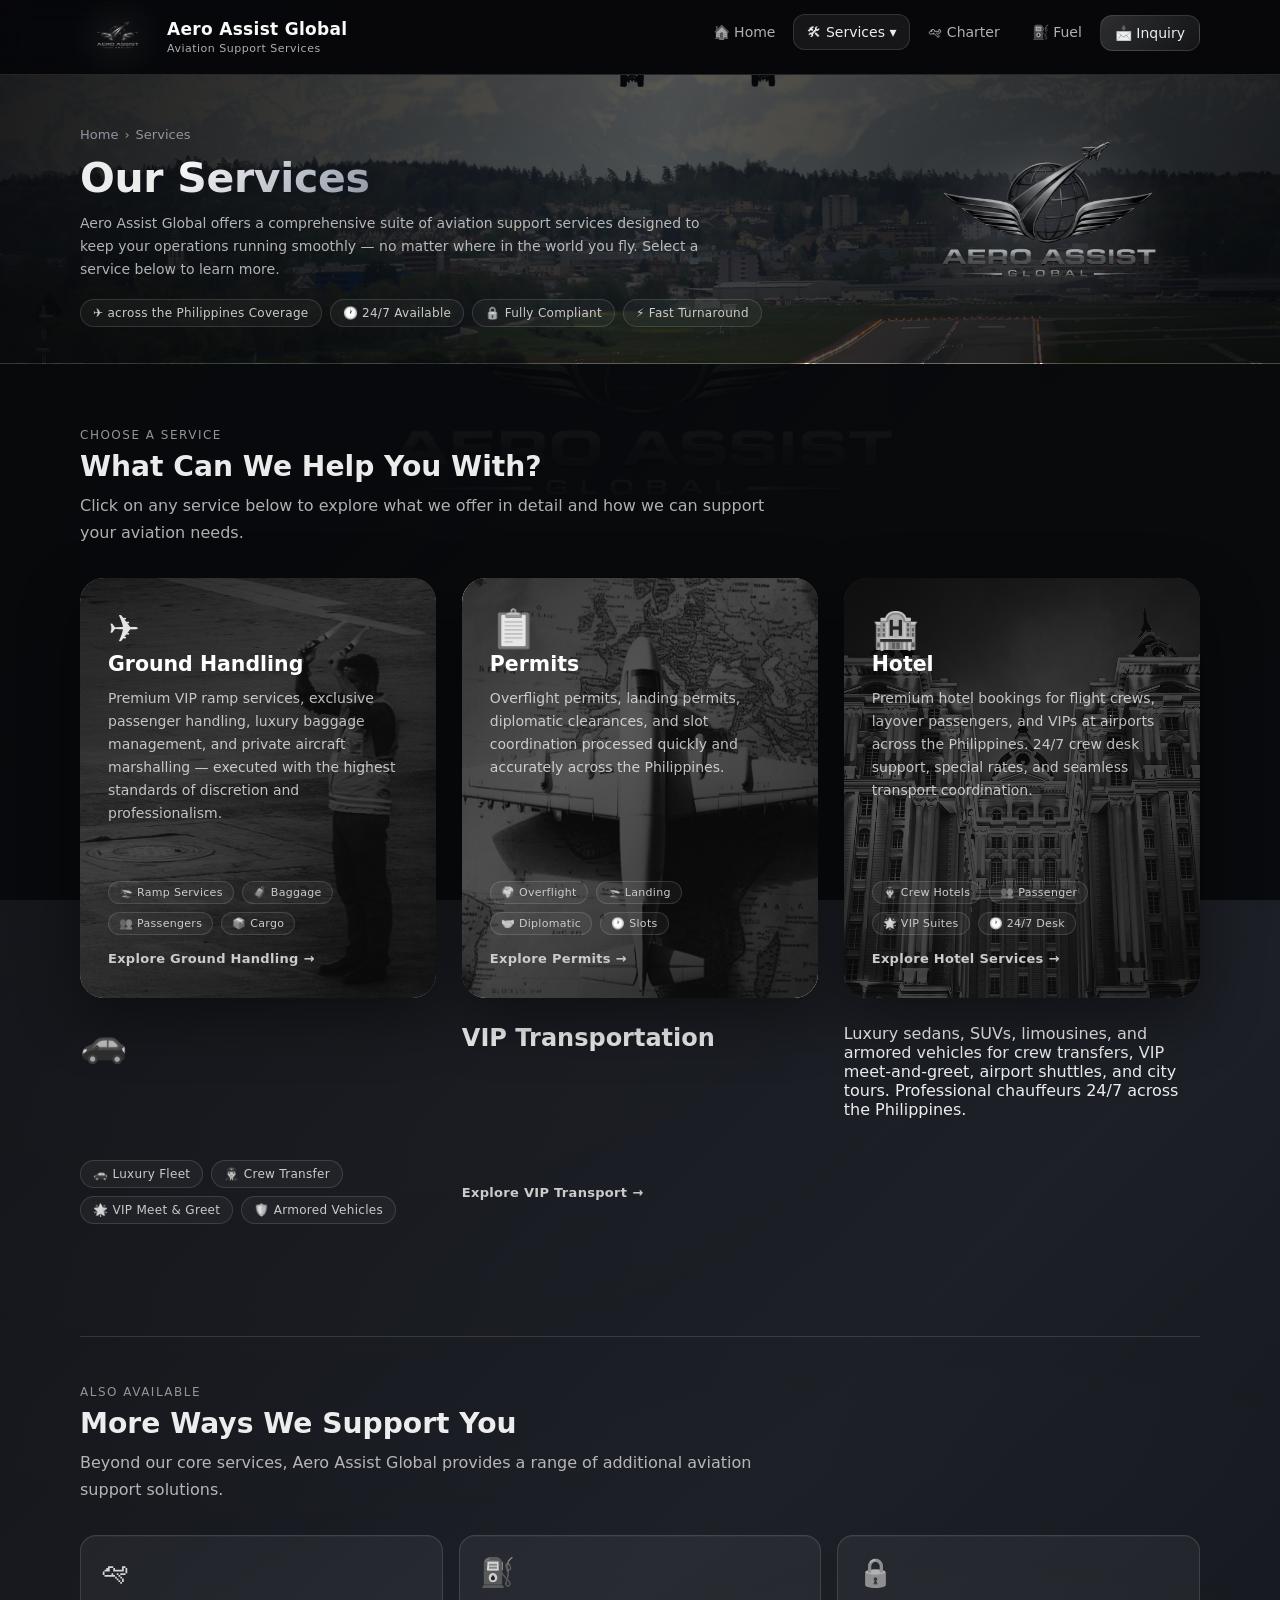
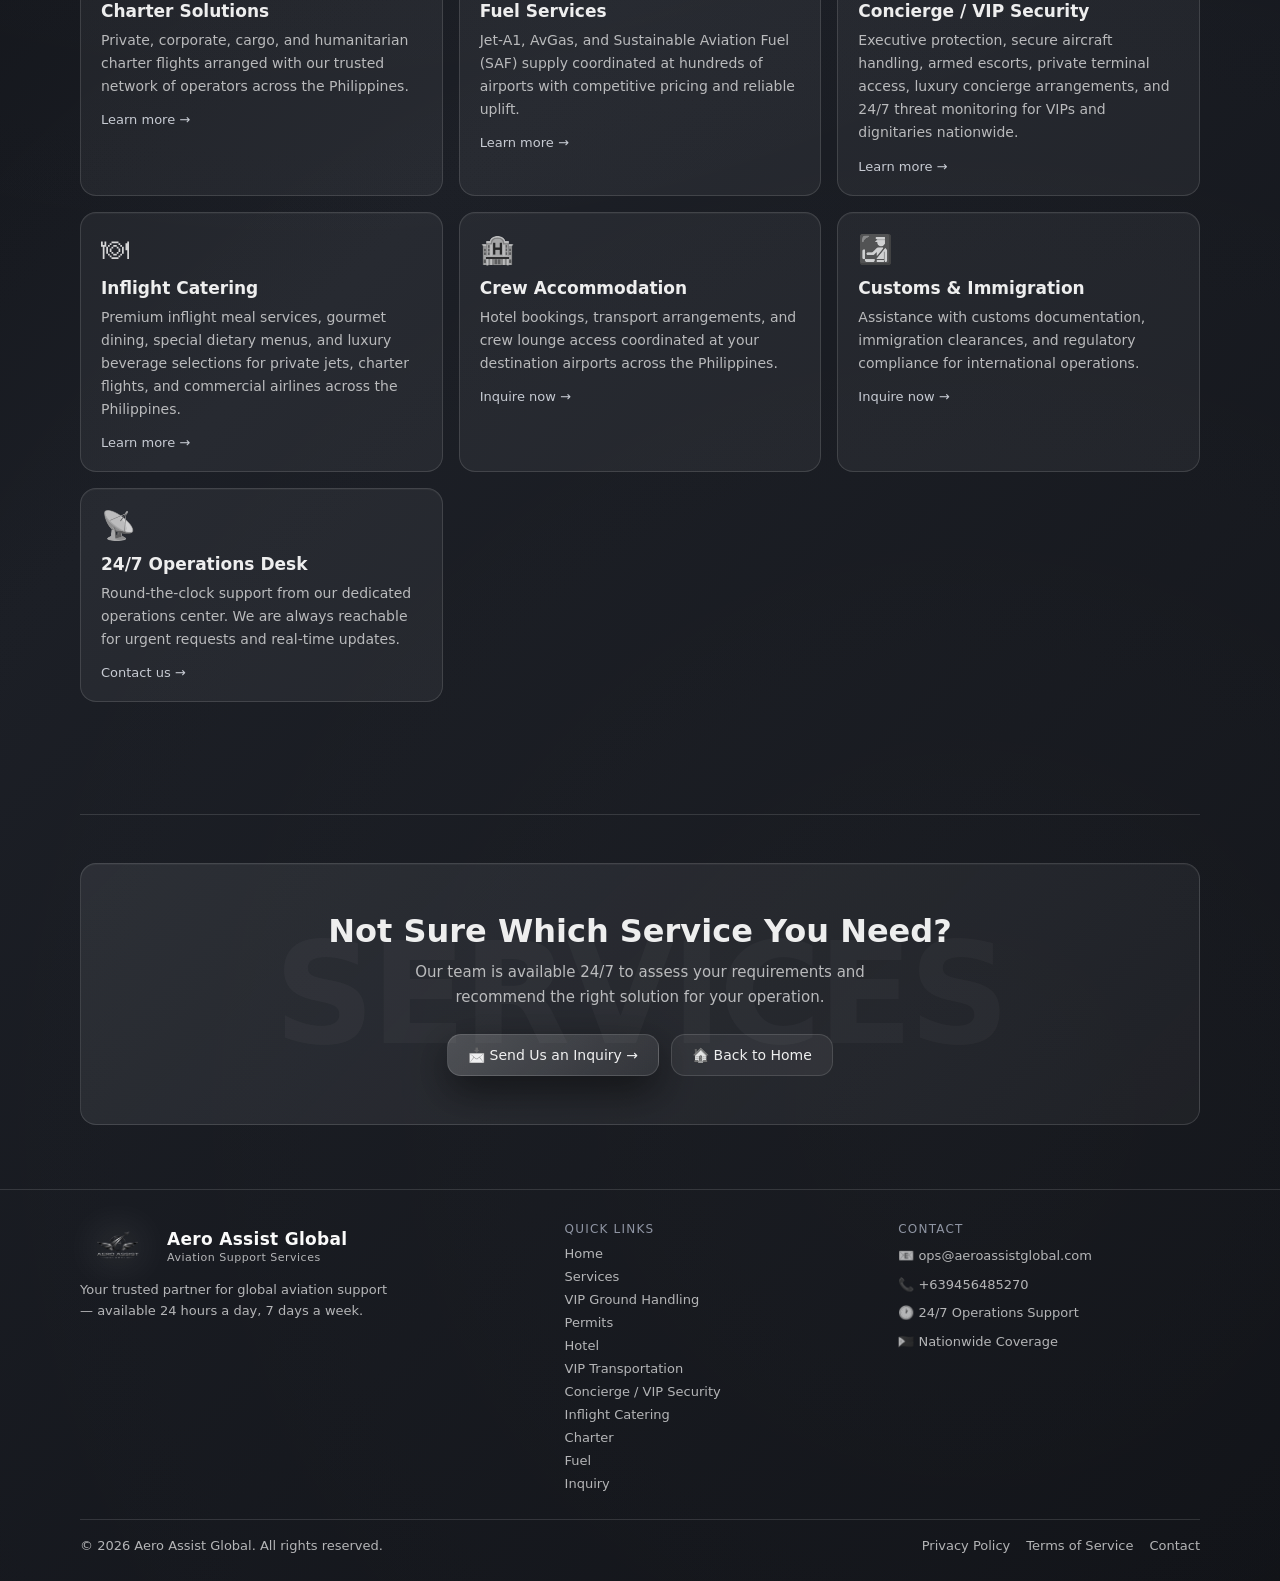
<file: services_broken.html>
﻿<!DOCTYPE html>
<html lang="en">
<head>
  <meta charset="UTF-8" />
  <meta name="viewport" content="width=device-width, initial-scale=1.0" />
  <meta name="description" content="Aero Assist Global Services — Ground Handling and Permits. Professional aviation support services across the Philippines." />
  <title>Services | Aero Assist Global</title>
  <link rel="stylesheet" href="assets/css/styles.css" />
  <link rel="icon" type="image/png" href="assets/img/logo.png" />
</head>
<body class="page-with-logo-bg">

  <a href="#main" class="skip-link">Skip to main content</a>

  <!-- ═══════════════════════════════════════
       HEADER / NAV
  ═══════════════════════════════════════ -->
  <header class="header">
    <div class="container">
      <nav class="nav" role="navigation" aria-label="Main navigation">

        <!-- Brand - Logo + Name Side by Side -->
<a href="index.html" class="brand">
  <img src="assets/img/logo.png" 
       alt="Aero Assist Global Logo"
       style="
         height: 50px; 
         width: auto;
         filter: drop-shadow(0 0 20px rgba(255,255,255,0.45)) drop-shadow(0 0 40px rgba(255,255,255,0.15));
         transition: all 0.4s ease;
       ">
  <div class="brand-text">
    <span class="name">Aero Assist Global</span>
    <span class="tag">Aviation Support Services</span>
  </div>
</a>
        <!-- Nav Links -->
        <ul class="nav-links" data-nav-links role="list">

          <li class="nav-item">
            <a href="index.html"
               class="nav-link"
               data-page="index.html">
              🏠 Home
            </a>
          </li>

          <!-- Services with dropdown -->
          <li class="nav-item" data-dropdown>
            <a href="services.html"
               class="nav-link active"
               data-page="services.html"
               aria-haspopup="true"
               aria-expanded="false">
              🛠 Services ▾
            </a>
            <div class="dropdown" role="menu">
  <a href="ground-handling.html" role="menuitem">
    <span class="dropdown-icon">✈️</span>
    <div>
      <div style="font-weight:600;color:rgba(255,255,255,0.92);">VIP Ground Handling</div>
      <div style="font-size:12px;margin-top:2px;">Ramp, passenger & cargo support</div>
    </div>
  </a>
  <a href="permits.html" role="menuitem">
    <span class="dropdown-icon">📋</span>
    <div>
      <div style="font-weight:600;color:rgba(255,255,255,0.92);">Permits</div>
      <div style="font-size:12px;margin-top:2px;">Overflight & landing permits</div>
    </div>
  </a>
  <a href="hotel.html" role="menuitem">
    <span class="dropdown-icon">🏨</span>
    <div>
      <div style="font-weight:600;color:rgba(255,255,255,0.92);">Hotel</div>
      <div style="font-size:12px;margin-top:2px;">Crew & passenger accommodation</div>
    </div>
  </a>
  <a href="vip-transport.html" role="menuitem">
    <span class="dropdown-icon">🚗</span>
    <div>
      <div style="font-weight:600;color:rgba(255,255,255,0.92);">VIP Transportation</div>
      <div style="font-size:12px;margin-top:2px;">Luxury ground transfers</div>
    </div>
  </a>
  <a href="concierge-vip-security.html" role="menuitem">
    <span class="dropdown-icon">🔒</span>
    <div>
      <div style="font-weight:600;color:rgba(255,255,255,0.92);">Concierge / VIP Security</div>
      <div style="font-size:12px;margin-top:2px;">Executive protection & concierge</div>
    </div>
  </a>
  <a href="inflight-catering.html" role="menuitem">
    <span class="dropdown-icon">🍽</span>
    <div>
      <div style="font-weight:600;color:rgba(255,255,255,0.92);">Inflight Catering</div>
      <div style="font-size:12px;margin-top:2px;">Premium inflight meal services</div>
    </div>
  </a>

                          <a href="caap-liaison.html" role="menuitem"><span class="dropdown-icon">&#127981;</span><div><div style="font-weight:600;color:rgba(255,255,255,0.92);">CAAP Liaison Services</div><div style="font-size:12px;margin-top:2px;">Regulatory coordination &amp; airport facilitation</div></div></a>`r`n<div style="padding:8px 8px 6px;border-top:1px solid rgba(255,255,255,0.10);margin-top:6px;">
              <a href="services.html" style="display:flex;align-items:center;justify-content:center;gap:8px;padding:10px 14px;border-radius:10px;background:rgba(199,203,211,0.10);border:1px solid rgba(255,255,255,0.12);color:rgba(255,255,255,0.85);font-size:13px;font-weight:600;transition:background 200ms ease;text-decoration:none;">
                &#128717; View All Services &rarr;
              </a>
            </div>
</div>
          </li>

          <li class="nav-item">
            <a href="charter.html"
               class="nav-link"
               data-page="charter.html">
              🛩 Charter
            </a>
          </li>

          <li class="nav-item">
            <a href="fuel.html"
               class="nav-link"
               data-page="fuel.html">
              ⛽ Fuel
            </a>
          </li>

          <li class="nav-item">
            <a href="inquiry.html"
               class="nav-cta"
               data-page="inquiry.html">
              📩 Inquiry
            </a>
          </li>

        </ul>

        <!-- Hamburger -->
        <button
          class="menu-btn"
          data-menu-btn
          aria-label="Toggle navigation menu"
          aria-expanded="false">
          ☰
        </button>

      </nav>
    </div>
  </header>

  <!-- ═══════════════════════════════════════
       PAGE HERO
  ═══════════════════════════════════════ -->
  <main id="main">
<section class="page-hero" aria-labelledby="page-title" style="background-image: url('assets/img/services.jpg');">

  <!-- Hero Logo Left Side -->
  <img src="assets/img/logo.png" 
       alt="" 
       aria-hidden="true" 
       class="hero-logo">

  <div class="container">

        <!-- Breadcrumbs -->
        <nav class="breadcrumbs" aria-label="Breadcrumb">
          <a href="index.html">Home</a>
          <span aria-hidden="true">›</span>
          <span>Services</span>
        </nav>

        <h1 class="page-title">
          Our <span>Services</span>
        </h1>
        <p class="page-lead">
          Aero Assist Global offers a comprehensive suite of aviation
          support services designed to keep your operations running
          smoothly — no matter where in the world you fly.
          Select a service below to learn more.
        </p>

        <!-- Badges -->
        <div class="badge-row" style="margin-top:18px;">
          <span class="badge">✈️ across the Philippines Coverage</span>
          <span class="badge">🕐 24/7 Available</span>
          <span class="badge">🔒 Fully Compliant</span>
          <span class="badge">⚡ Fast Turnaround</span>
        </div>

      </div>
    </section>

    <!-- ═══════════════════════════════════════
         SERVICES SELECTION
    ═══════════════════════════════════════ -->
    <section class="section" aria-labelledby="select-title">
      <div class="container">

        <p class="section-label">Choose a Service</p>
        <h2 class="section-title reveal" id="select-title">
          What Can We Help You With?
        </h2>
        <p class="section-sub reveal">
          Click on any service below to explore what we offer
          in detail and how we can support your aviation needs.
        </p>

        <!-- Service Cards -->
<div class="services-grid">

  <!-- Ground Handling -->
  <a href="ground-handling.html" class="service-card reveal" 
     style="background-image: url('assets/img/services/services-ground.jpg');">
    <div class="service-overlay"></div>
    <div class="service-card-content">
      <div class="service-card-icon">✈️</div>
      <h2>Ground Handling</h2>
      <p>
        Premium VIP ramp services, exclusive passenger
  handling, luxury baggage management, and private
  aircraft marshalling — executed with the highest
  standards of discretion and professionalism.
      </p>
      <div class="badge-row">
        <span class="badge">🛬 Ramp Services</span>
        <span class="badge">🧳 Baggage</span>
        <span class="badge">👥 Passengers</span>
        <span class="badge">📦 Cargo</span>
      </div>
      <div class="service-card-arrow">Explore Ground Handling →</div>
    </div>
  </a>

  <!-- Permits -->
  <a href="permits.html" class="service-card reveal" 
     style="background-image: url('assets/img/services/services-permits.jpg');">
    <div class="service-overlay"></div>
    <div class="service-card-content">
      <div class="service-card-icon">📋</div>
      <h2>Permits</h2>
      <p>
        Overflight permits, landing permits, diplomatic clearances, and
        slot coordination processed quickly and accurately across the Philippines.
      </p>
      <div class="badge-row">
        <span class="badge">🌍 Overflight</span>
        <span class="badge">🛬 Landing</span>
        <span class="badge">🤝 Diplomatic</span>
        <span class="badge">🕐 Slots</span>
      </div>
      <div class="service-card-arrow">Explore Permits →</div>
    </div>
  </a>

  <!-- Hotel -->
  <a href="hotel.html" class="service-card reveal" 
     style="background-image: url('assets/img/services/services-hotel.jpg');">
    <div class="service-overlay"></div>
    <div class="service-card-content">
      <div class="service-card-icon">🏨</div>
      <h2>Hotel</h2>
      <p>
        Premium hotel bookings for flight crews, layover passengers,
        and VIPs at airports across the Philippines. 24/7 crew desk support,
        special rates, and seamless transport coordination.
      </p>
      <div class="badge-row">
        <span class="badge">👨‍✈️ Crew Hotels</span>
        <span class="badge">👥 Passenger</span>
        <span class="badge">🌟 VIP Suites</span>
        <span class="badge">🕐 24/7 Desk</span>
      </div>
      <div class="service-card-arrow">Explore Hotel Services →</div>
    </div>
  </a>


      <div class="service-card-icon">🚗</div>
      <h2>VIP Transportation</h2>
      <p>
        Luxury sedans, SUVs, limousines, and armored vehicles for
        crew transfers, VIP meet-and-greet, airport shuttles, and
        city tours. Professional chauffeurs 24/7 across the Philippines.
      </p>
      <div class="badge-row">
        <span class="badge">🚗 Luxury Fleet</span>
        <span class="badge">👨‍✈️ Crew Transfer</span>
        <span class="badge">🌟 VIP Meet & Greet</span>
        <span class="badge">🛡️ Armored Vehicles</span>
      </div>
      <div class="service-card-arrow">Explore VIP Transport →</div>
    </div>
  </a>

</div>

      </div>
    </section>

    <!-- ═══════════════════════════════════════
         SECTION — Additional Services
    ═══════════════════════════════════════ -->
    <section class="section" style="padding-top:0;" aria-labelledby="additional-title">
      <div class="container">

        <hr class="divider" />

        <p class="section-label">Also Available</p>
        <h2 class="section-title reveal" id="additional-title">
          More Ways We Support You
        </h2>
        <p class="section-sub reveal">
          Beyond our core services, Aero Assist Global provides
          a range of additional aviation support solutions.
        </p>

        <div class="grid-3">

          <div class="card reveal">
            <div class="card-icon">🛩</div>
            <h3>Charter Solutions</h3>
            <p>
              Private, corporate, cargo, and humanitarian charter
              flights arranged with our trusted network of operators
              across the Philippines.
            </p>
            <a href="charter.html" class="card-link">
              Learn more →
            </a>
          </div>

          <div class="card reveal">
            <div class="card-icon">⛽</div>
            <h3>Fuel Services</h3>
            <p>
              Jet-A1, AvGas, and Sustainable Aviation Fuel (SAF)
              supply coordinated at hundreds of airports with
              competitive pricing and reliable uplift.
            </p>
            <a href="fuel.html" class="card-link">
              Learn more →
            </a>
          </div>

         <div class="card reveal">
  <div class="card-icon">🔒</div>
  <h3>Concierge / VIP Security</h3>
  <p>
    Executive protection, secure aircraft handling, armed escorts, private terminal access, luxury concierge arrangements, and 24/7 threat monitoring for VIPs and dignitaries nationwide.
  </p>
  <a href="concierge-vip-security.html" class="card-link">
    Learn more →
  </a>
</div>

          <div class="card reveal">
            <div class="card-icon">🍽</div>
            <h3>Inflight Catering</h3>
            <p>
              Premium inflight meal services, gourmet dining, special dietary menus, and luxury beverage selections for private jets, charter flights, and commercial airlines across the Philippines.
            </p>
            <a href="inflight-catering.html" class="card-link">Learn more →</a>
          </div>

          <div class="card reveal">
            <div class="card-icon">🏨</div>
            <h3>Crew Accommodation</h3>
            <p>
              Hotel bookings, transport arrangements, and
              crew lounge access coordinated at your
              destination airports across the Philippines.
            </p>
            <a href="inquiry.html" class="card-link">
              Inquire now →
            </a>
          </div>

          <div class="card reveal">
            <div class="card-icon">🛃</div>
            <h3>Customs & Immigration</h3>
            <p>
              Assistance with customs documentation, immigration
              clearances, and regulatory compliance for
              international operations.
            </p>
            <a href="inquiry.html" class="card-link">
              Inquire now →
            </a>
          </div>

          <div class="card reveal">
            <div class="card-icon">📡</div>
            <h3>24/7 Operations Desk</h3>
            <p>
              Round-the-clock support from our dedicated
              operations center. We are always reachable
              for urgent requests and real-time updates.
            </p>
            <a href="inquiry.html" class="card-link">
              Contact us →
            </a>
          </div>

        </div>

      </div>
    </section>

    <!-- ═══════════════════════════════════════
         CTA STRIP
    ═══════════════════════════════════════ -->
    <section class="section" style="padding-top:0;" aria-label="Call to action">
      <div class="container">
        <hr class="divider" />
        <div class="panel reveal" style="
          text-align:center;
          padding:48px 28px;
          background:linear-gradient(135deg,
            rgba(199,203,211,0.10),
            rgba(255,255,255,0.04));
          position:relative;
          overflow:hidden;">

          <div aria-hidden="true" style="
            position:absolute;
            inset:0;
            display:flex;
            align-items:center;
            justify-content:center;
            font-size:clamp(60px,12vw,140px);
            font-weight:900;
            color:rgba(255,255,255,0.03);
            pointer-events:none;
            user-select:none;
            letter-spacing:-4px;">
            SERVICES
          </div>

          <div style="position:relative;">
            <h2 style="margin:0 0 10px;font-size:clamp(22px,2.5vw,34px);">
              Not Sure Which Service You Need?
            </h2>
            <p style="
              color:var(--muted);
              max-width:55ch;
              margin:0 auto 24px;
              line-height:1.65;
              font-size:15px;">
              Our team is available 24/7 to assess your requirements
              and recommend the right solution for your operation.
            </p>
            <div class="actions" style="justify-content:center;">
              <a href="inquiry.html" class="btn primary">
                📩 Send Us an Inquiry →
              </a>
              <a href="index.html" class="btn">
                🏠 Back to Home
              </a>
            </div>
          </div>

        </div>
      </div>
    </section>

  </main>

  <!-- ═══════════════════════════════════════
       FOOTER
  ═══════════════════════════════════════ -->
  <footer class="footer" role="contentinfo">
    <div class="container">
      <div class="footer-inner">

        <div>
          <div class="brand" style="margin-bottom:8px;">
            <img src="assets/img/logo.png" alt="Aero Assist Global Logo" />
            <div class="brand-text">
              <span class="name">Aero Assist Global</span>
              <span class="tag">Aviation Support Services</span>
            </div>
          </div>
          <p style="font-size:13px;color:var(--muted);max-width:38ch;line-height:1.6;">
            Your trusted partner for global aviation support —
            available 24 hours a day, 7 days a week.
          </p>
        </div>

        <div>
          <p style="
            font-size:12px;
            text-transform:uppercase;
            letter-spacing:1.2px;
            color:var(--silver-2);
            margin:0 0 10px;">
            Quick Links
          </p>
          <div class="footer-links" style="flex-direction:column;gap:8px;">
            <a href="index.html">Home</a>
            <a href="services.html">Services</a>
            <a href="ground-handling.html">VIP Ground Handling</a>
            <a href="permits.html">Permits</a>
            <a href="hotel.html">Hotel</a>
            <a href="vip-transport.html">VIP Transportation</a>
            <a href="concierge-vip-security.html">Concierge / VIP Security</a>
            <a href="inflight-catering.html">Inflight Catering</a>
            <a href="charter.html">Charter</a>
            <a href="fuel.html">Fuel</a>
            <a href="inquiry.html">Inquiry</a>
          </div>
        </div>

        <div>
          <p style="
            font-size:12px;
            text-transform:uppercase;
            letter-spacing:1.2px;
            color:var(--silver-2);
            margin:0 0 10px;">
            Contact
          </p>
          <div style="
            display:grid;
            gap:8px;
            font-size:13px;
            color:var(--muted);
            line-height:1.6;">
            <span>📧 ops@aeroassistglobal.com</span>
            <span>📞 +639456485270</span>
            <span>🕐 24/7 Operations Support</span>
            <span>🇵🇭 Nationwide Coverage</span>
          </div>
        </div>

      </div>

      <div style="
        margin-top:28px;
        padding-top:18px;
        border-top:1px solid var(--border);
        display:flex;
        align-items:center;
        justify-content:space-between;
        flex-wrap:wrap;
        gap:12px;
        font-size:13px;
        color:var(--muted);">
        <span>
          © <span data-year></span> Aero Assist Global.
          All rights reserved.
        </span>
        <div class="footer-links">
          <a href="inquiry.html">Privacy Policy</a>
          <a href="inquiry.html">Terms of Service</a>
          <a href="inquiry.html">Contact</a>
        </div>
      </div>

    </div>
  </footer>

  <script src="assets/js/main.js"></script>
</body>
</html>
</file>
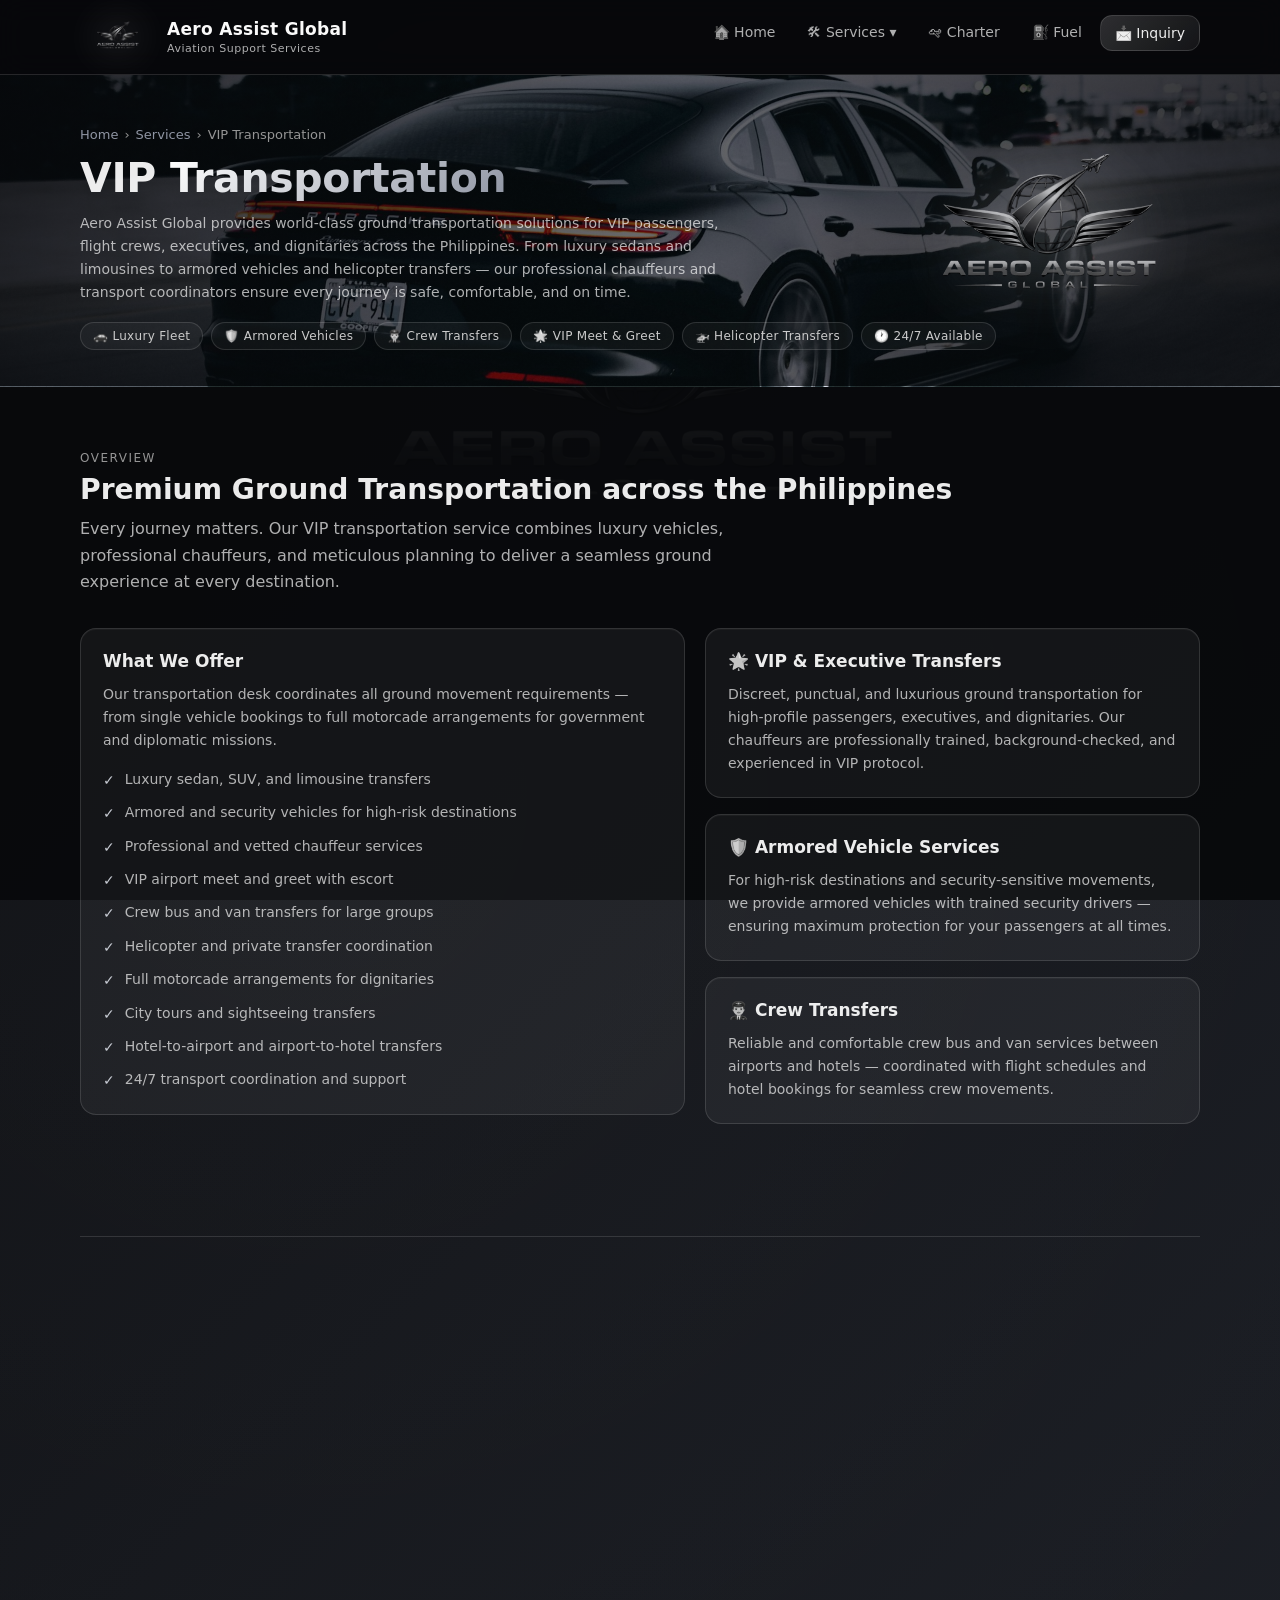
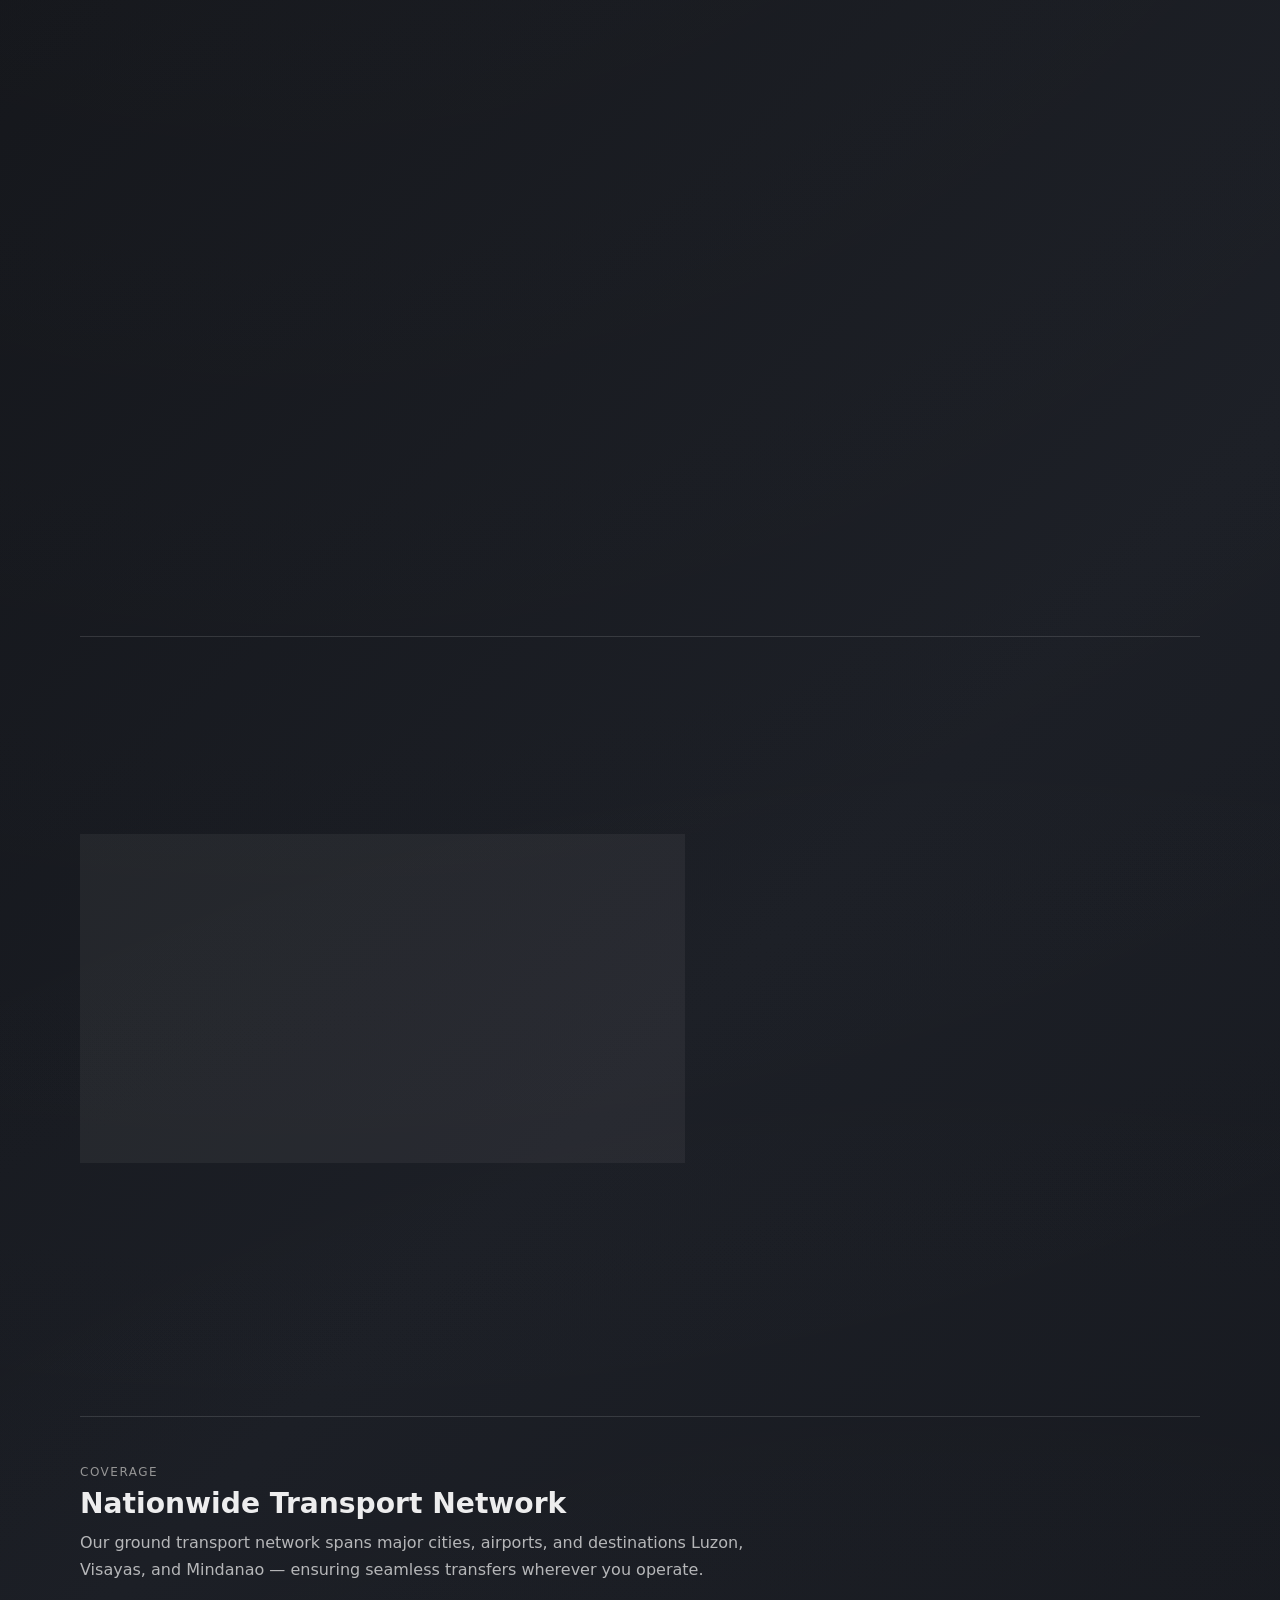
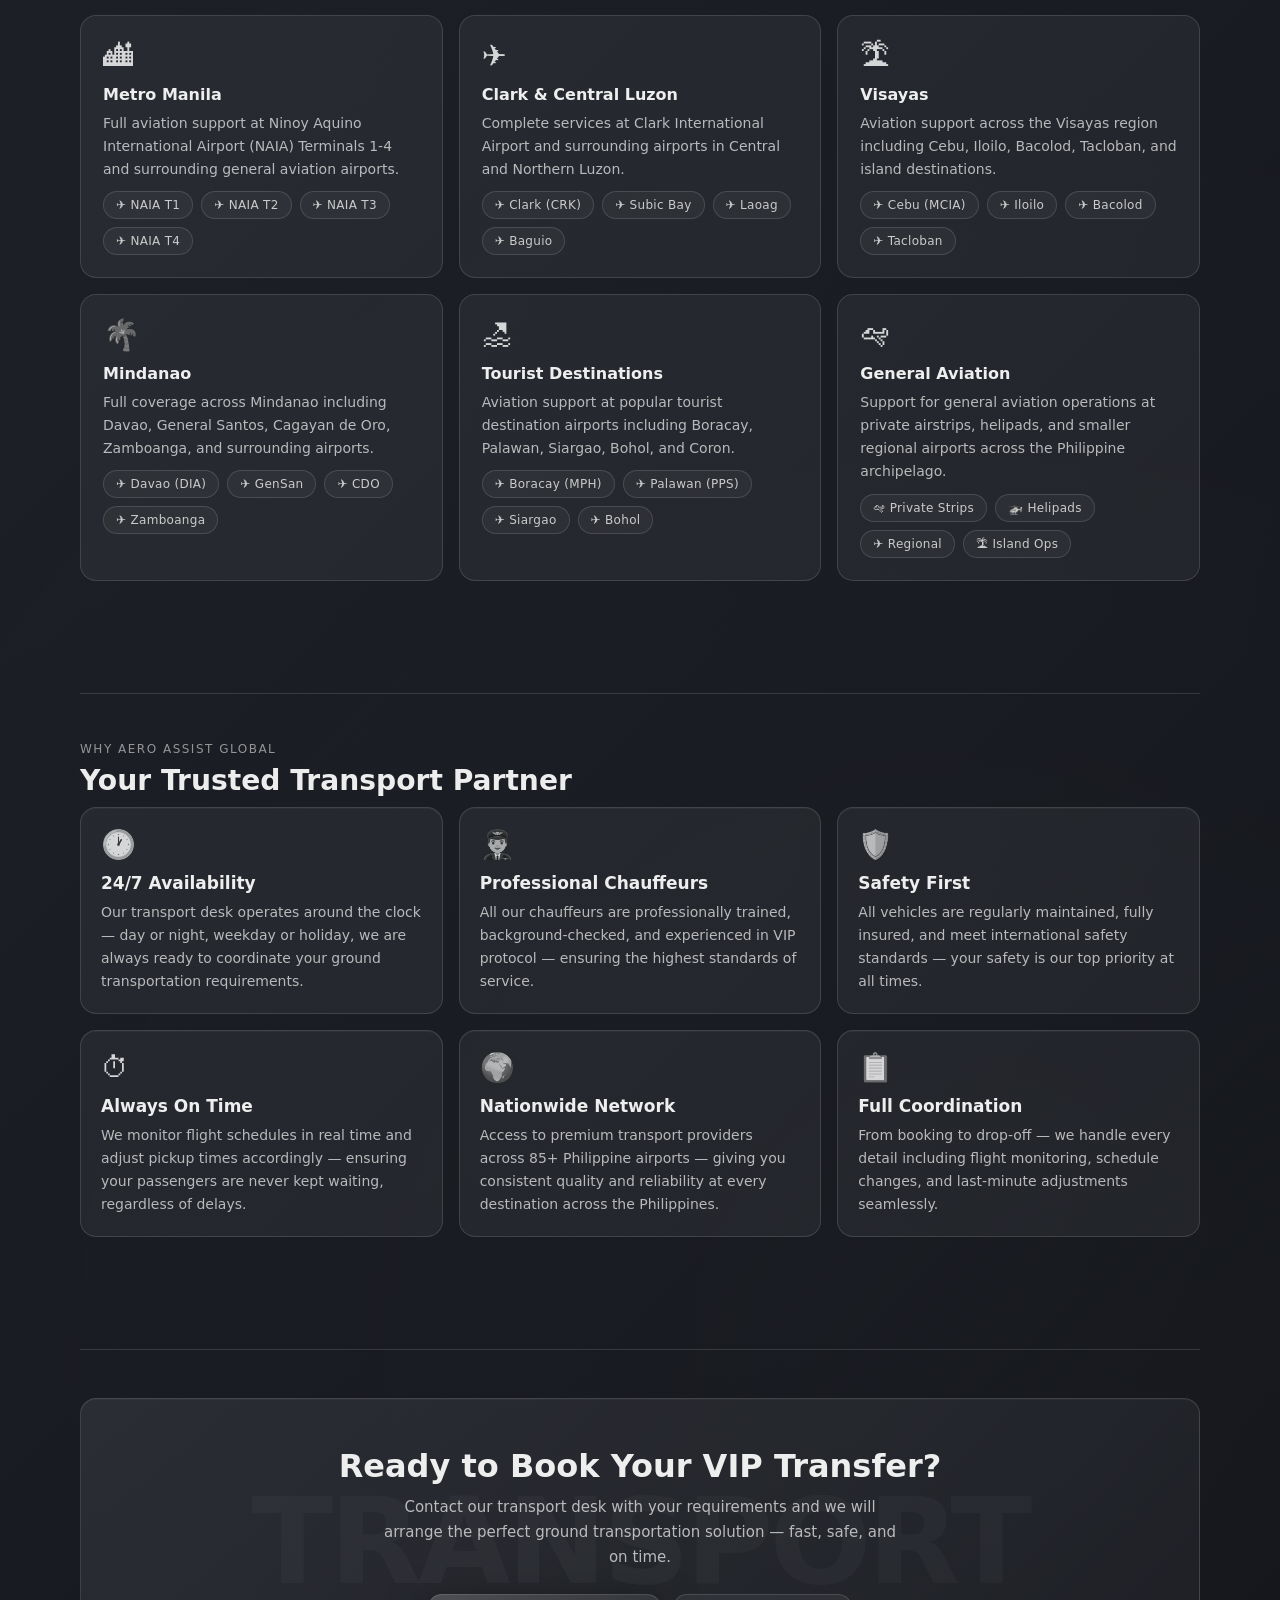
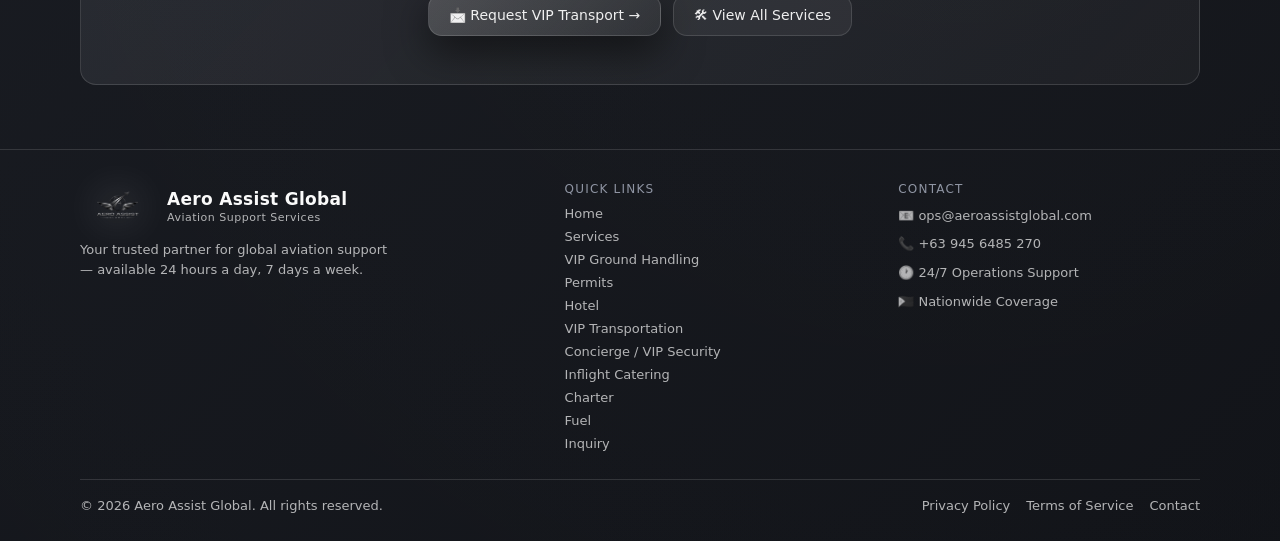
<file: vip-transport.html>
﻿<!DOCTYPE html>
<html lang="en">
<head>
  <meta charset="UTF-8" />
  <meta name="viewport" content="width=device-width, initial-scale=1.0" />
  <meta name="description" content="Aero Assist Global VIP Transportation — Luxury ground transfers, armored vehicles, chauffeur services, and airport meet & greet across the Philippines." />
  <title>VIP Transportation | Aero Assist Global</title>
  <link rel="stylesheet" href="assets/css/styles.css" />
  <link rel="icon" type="image/png" href="assets/img/logo.png" />
</head>
<body class="page-with-logo-bg">

  <a href="#main" class="skip-link">Skip to main content</a>

  <!-- ═══════════════════════════════════════
       HEADER / NAV
  ═══════════════════════════════════════ -->
  <header class="header">
    <div class="container">
      <nav class="nav" role="navigation" aria-label="Main navigation">

        <!-- Brand -->
        <a href="index.html" class="brand">
          <img src="assets/img/logo.png" alt="Aero Assist Global Logo" />
          <div class="brand-text">
            <span class="name">Aero Assist Global</span>
            <span class="tag">Aviation Support Services</span>
          </div>
        </a>

        <!-- Nav Links -->
        <ul class="nav-links" data-nav-links role="list">

          <li class="nav-item">
            <a href="index.html"
               class="nav-link"
               data-page="index.html">
              🏠 Home
            </a>
          </li>

          <!-- Services with dropdown -->
          <li class="nav-item" data-dropdown>
            <a href="services.html"
               class="nav-link"
               data-page="services.html"
               aria-haspopup="true"
               aria-expanded="false">
              🛠 Services ▾
            </a>
            <div class="dropdown" role="menu">
              <a href="ground-handling.html" role="menuitem">
                <span class="dropdown-icon">✈️</span>
                <div>
                  <div style="font-weight:600;color:rgba(255,255,255,0.92);">VIP Ground Handling</div>
                  <div style="font-size:12px;margin-top:2px;">Ramp, passenger & cargo support</div>
                </div>
              </a>
              <a href="permits.html" role="menuitem">
                <span class="dropdown-icon">📋</span>
                <div>
                  <div style="font-weight:600;color:rgba(255,255,255,0.92);">Permits</div>
                  <div style="font-size:12px;margin-top:2px;">Overflight & landing permits</div>
                </div>
              </a>
              <a href="hotel.html" role="menuitem">
                <span class="dropdown-icon">🏨</span>
                <div>
                  <div style="font-weight:600;color:rgba(255,255,255,0.92);">Hotel</div>
                  <div style="font-size:12px;margin-top:2px;">Crew & passenger accommodation</div>
                </div>
              </a>
              <a href="vip-transport.html" role="menuitem">
                <span class="dropdown-icon">🚗</span>
                <div>
                  <div style="font-weight:600;color:rgba(255,255,255,0.92);">VIP Transportation</div>
                  <div style="font-size:12px;margin-top:2px;">Luxury ground transfers</div>
                </div>
              </a>
              <a href="concierge-vip-security.html" role="menuitem">
                <span class="dropdown-icon">🔒</span>
                <div>
                  <div style="font-weight:600;color:rgba(255,255,255,0.92);">Concierge / VIP Security</div>
                  <div style="font-size:12px;margin-top:2px;">Executive protection & concierge</div>
                </div>
              </a>
              <a href="inflight-catering.html" role="menuitem">
                <span class="dropdown-icon">🍽</span>
                <div>
                  <div style="font-weight:600;color:rgba(255,255,255,0.92);">Inflight Catering</div>
                  <div style="font-size:12px;margin-top:2px;">Premium inflight meal services</div>
                </div>
              </a>
              <a href="caap-liaison.html" role="menuitem">
  <span class="dropdown-icon">🛃</span>
  <div>
    <div style="font-weight:600;color:rgba(255,255,255,0.92);">CAAP Liaison Services</div>
    <div style="font-size:12px;margin-top:2px;">Regulatory & Ramp Coordination</div>
  </div>
</a>
              
            
            <div style="padding:8px 8px 6px;border-top:1px solid rgba(255,255,255,0.10);margin-top:6px;">
              <a href="services.html" style="display:flex;align-items:center;justify-content:center;gap:8px;padding:10px 14px;border-radius:10px;background:rgba(199,203,211,0.10);border:1px solid rgba(255,255,255,0.12);color:rgba(255,255,255,0.85);font-size:13px;font-weight:600;transition:background 200ms ease;text-decoration:none;">
                &#128717; View All Services &rarr;
              </a>
            </div>
</div>
          </li>

          <li class="nav-item">
            <a href="charter.html"
               class="nav-link"
               data-page="charter.html">
              🛩 Charter
            </a>
          </li>

          <li class="nav-item">
            <a href="fuel.html"
               class="nav-link"
               data-page="fuel.html">
              ⛽ Fuel
            </a>
          </li>

          <li class="nav-item">
            <a href="inquiry.html"
               class="nav-cta"
               data-page="inquiry.html">
              📩 Inquiry
            </a>
          </li>

        </ul>

        <!-- Hamburger -->
        <button
          class="menu-btn"
          data-menu-btn
          aria-label="Toggle navigation menu"
          aria-expanded="false">
          ☰
        </button>

      </nav>
    </div>
  </header>

  <!-- ═══════════════════════════════════════
       MAIN
  ═══════════════════════════════════════ -->
  <main id="main">

    <!-- PAGE HERO -->
<section class="page-hero" aria-labelledby="page-title" style="background-image: url('assets/img/vip-transport.jpg');">

  <!-- Hero Logo Left Side -->
  <img src="assets/img/logo.png" 
       alt="" 
       aria-hidden="true" 
       class="hero-logo">

  <div class="container">

        <nav class="breadcrumbs" aria-label="Breadcrumb">
          <a href="index.html">Home</a>
          <span aria-hidden="true">›</span>
          <a href="services.html">Services</a>
          <span aria-hidden="true">›</span>
          <span>VIP Transportation</span>
        </nav>

        <h1 class="page-title" id="page-title">
          VIP <span>Transportation</span>
        </h1>
        <p class="page-lead">
          Aero Assist Global provides world-class ground
          transportation solutions for VIP passengers,
          flight crews, executives, and dignitaries across the Philippines.
          From luxury sedans and limousines to armored vehicles
          and helicopter transfers — our professional chauffeurs
          and transport coordinators ensure every journey is
          safe, comfortable, and on time.
        </p>

        <div class="badge-row" style="margin-top:18px;">
          <span class="badge">🚗 Luxury Fleet</span>
          <span class="badge">🛡️ Armored Vehicles</span>
          <span class="badge">👨‍✈️ Crew Transfers</span>
          <span class="badge">🌟 VIP Meet & Greet</span>
          <span class="badge">🚁 Helicopter Transfers</span>
          <span class="badge">🕐 24/7 Available</span>
        </div>

      </div>
    </section>

    <!-- ═══════════════════════════════════════
         SECTION — Overview
    ═══════════════════════════════════════ -->
    <section class="section" aria-labelledby="overview-title">
      <div class="container">

        <p class="section-label">Overview</p>
        <h2 class="section-title reveal" id="overview-title">
          Premium Ground Transportation across the Philippines
        </h2>
        <p class="section-sub reveal">
          Every journey matters. Our VIP transportation
          service combines luxury vehicles, professional
          chauffeurs, and meticulous planning to deliver
          a seamless ground experience at every destination.
        </p>

        <div class="split">

          <!-- Left Panel -->
          <div class="panel reveal">
            <h3>What We Offer</h3>
            <p>
              Our transportation desk coordinates all ground
              movement requirements — from single vehicle
              bookings to full motorcade arrangements for
              government and diplomatic missions.
            </p>
            <ul class="check-list" style="margin-top:16px;">
              <li>Luxury sedan, SUV, and limousine transfers</li>
              <li>Armored and security vehicles for high-risk destinations</li>
              <li>Professional and vetted chauffeur services</li>
              <li>VIP airport meet and greet with escort</li>
              <li>Crew bus and van transfers for large groups</li>
              <li>Helicopter and private transfer coordination</li>
              <li>Full motorcade arrangements for dignitaries</li>
              <li>City tours and sightseeing transfers</li>
              <li>Hotel-to-airport and airport-to-hotel transfers</li>
              <li>24/7 transport coordination and support</li>
            </ul>
          </div>

          <!-- Right Panels -->
          <div style="display:grid;gap:16px;">

            <div class="panel reveal">
              <h3>🌟 VIP & Executive Transfers</h3>
              <p>
                Discreet, punctual, and luxurious ground
                transportation for high-profile passengers,
                executives, and dignitaries. Our chauffeurs
                are professionally trained, background-checked,
                and experienced in VIP protocol.
              </p>
            </div>

            <div class="panel reveal">
              <h3>🛡️ Armored Vehicle Services</h3>
              <p>
                For high-risk destinations and security-sensitive
                movements, we provide armored vehicles with
                trained security drivers — ensuring maximum
                protection for your passengers at all times.
              </p>
            </div>

            <div class="panel reveal">
              <h3>👨‍✈️ Crew Transfers</h3>
              <p>
                Reliable and comfortable crew bus and van
                services between airports and hotels —
                coordinated with flight schedules and
                hotel bookings for seamless crew movements.
              </p>
            </div>

          </div>

        </div>

      </div>
    </section>

    <!-- ═══════════════════════════════════════
         SECTION — Fleet
    ═══════════════════════════════════════ -->
    <section class="section" style="padding-top:0;" aria-labelledby="fleet-title">
      <div class="container">

        <hr class="divider" />

        <p class="section-label">Our Fleet</p>
        <h2 class="section-title reveal" id="fleet-title">
          The Right Vehicle for Every Mission
        </h2>
        <p class="section-sub reveal">
          Our global transport network gives you access
          to a wide range of premium vehicles — from
          executive sedans to full armored motorcades.
        </p>

        <div class="grid-3">

          <div class="card reveal">
            <div class="card-icon">🚗</div>
            <h3>Luxury Sedans</h3>
            <p>
              Premium executive sedans for individual
              VIP transfers. Comfortable, discreet,
              and professionally driven for the
              ultimate ground experience.
            </p>
            <ul class="list">
              <li>Mercedes-Benz S-Class</li>
              <li>BMW 7 Series</li>
              <li>Audi A8</li>
              <li>Rolls-Royce Ghost</li>
            </ul>
          </div>

          <div class="card reveal">
            <div class="card-icon">🚙</div>
            <h3>Luxury SUVs</h3>
            <p>
              Spacious and powerful SUVs for small
              groups, families, and executives who
              prefer elevated comfort and versatility
              for any terrain or destination.
            </p>
            <ul class="list">
              <li>Mercedes-Benz GLS</li>
              <li>Range Rover Autobiography</li>
              <li>Cadillac Escalade</li>
              <li>Toyota Land Cruiser VX</li>
            </ul>
          </div>

          <div class="card reveal">
            <div class="card-icon">🚐</div>
            <h3>Luxury Vans & Minibuses</h3>
            <p>
              Premium vans and minibuses for crew
              transfers, small group movements, and
              airport shuttles — comfortable and
              spacious for any group size.
            </p>
            <ul class="list">
              <li>Mercedes-Benz V-Class</li>
              <li>Toyota HiAce VIP</li>
              <li>Ford Transit Executive</li>
              <li>Volkswagen Caravelle</li>
            </ul>
          </div>

          <div class="card reveal">
            <div class="card-icon">🚌</div>
            <h3>Crew Buses</h3>
            <p>
              Full-size coaches and buses for large
              crew groups, sports teams, and passenger
              groups requiring coordinated group
              transport between airport and hotel.
            </p>
            <ul class="list">
              <li>Mercedes-Benz Tourismo</li>
              <li>Volvo 9700</li>
              <li>Setra ComfortClass</li>
              <li>MAN Lion's Coach</li>
            </ul>
          </div>

          <div class="card reveal">
            <div class="card-icon">🛡️</div>
            <h3>Armored Vehicles</h3>
            <p>
              B6 and B7 level armored vehicles for
              high-risk destinations and security-sensitive
              movements — providing maximum protection
              without compromising on comfort.
            </p>
            <ul class="list">
              <li>Mercedes-Benz S-Class Guard</li>
              <li>BMW 7 Series High Security</li>
              <li>Toyota Land Cruiser Armored</li>
              <li>Cadillac Escalade ESV Armored</li>
            </ul>
          </div>

          <div class="card reveal">
            <div class="card-icon">🚁</div>
            <h3>Helicopter Transfers</h3>
            <p>
              Private helicopter transfers for time-critical
              movements, offshore destinations, and
              exclusive point-to-point transfers
              unreachable by ground transport.
            </p>
            <ul class="list">
              <li>Airbus H125 / H145</li>
              <li>Bell 407 / 429</li>
              <li>Sikorsky S-76</li>
              <li>Leonardo AW139</li>
            </ul>
          </div>

        </div>

      </div>
    </section>

    <!-- ═══════════════════════════════════════
         SECTION — Services
    ═══════════════════════════════════════ -->
    <section class="section" style="padding-top:0;" aria-labelledby="services-title">
      <div class="container">

        <hr class="divider" />

        <p class="section-label">Transport Services</p>
        <h2 class="section-title reveal" id="services-title">
          Complete Ground Transport Solutions
        </h2>
        <p class="section-sub reveal">
          From airport arrivals to city tours — we handle
          every aspect of your ground transportation
          requirements with precision and professionalism.
        </p>

        <div class="split">

          <div class="panel reveal">
            <h3>🌟 VIP Meet & Greet</h3>
            <p style="margin-bottom:14px;">
              Our professional meet and greet service
              ensures your VIP passengers receive a
              warm and seamless welcome at every airport.
            </p>
            <ul class="check-list">
              <li>Name board greeting at arrivals hall</li>
              <li>Fast-track immigration and customs assistance</li>
              <li>Baggage handling and porter services</li>
              <li>Private lounge access coordination</li>
              <li>Direct escort to waiting vehicle</li>
              <li>Full protocol and etiquette compliance</li>
            </ul>
          </div>

          <div style="display:grid;gap:14px;">

            <div class="panel reveal">
              <h3>🏛 Government & Diplomatic</h3>
              <p>
                Full motorcade arrangements, protocol
                vehicles, and security coordination for
                government officials, ministers, and
                diplomatic delegations across the Philippines.
                          </p>
            </div>

            <div class="panel reveal">
              <h3>🏢 Corporate Transfers</h3>
              <p>
                Reliable and professional ground transport
                for corporate executives, business delegations,
                and company groups — coordinated with
                flight schedules and meeting itineraries.
              </p>
            </div>

            <div class="panel reveal">
              <h3>🎯 Event Transportation</h3>
              <p>
                Coordinated transport solutions for
                conferences, sporting events, concerts,
                and large gatherings — managing multiple
                vehicles and complex logistics with ease.
              </p>
            </div>

          </div>

        </div>

      </div>
    </section>

    <!-- ═══════════════════════════════════════
         SECTION — Coverage
    ═══════════════════════════════════════ -->
    <section class="section" style="padding-top:0;" aria-labelledby="coverage-title">
      <div class="container">

        <hr class="divider" />

        <p class="section-label">Coverage</p>
        <h2 class="section-title reveal" id="coverage-title">
          Nationwide Transport Network
        </h2>
        <p class="section-sub reveal">
          Our ground transport network spans major cities,
          airports, and destinations Luzon, Visayas, and Mindanao —
          ensuring seamless transfers wherever you operate.
        </p>

<div class="info-grid">

  <div class="info-card reveal">
    <div class="info-card-icon">🏙</div>
    <h3>Metro Manila</h3>
    <p>
      Full aviation support at Ninoy Aquino
      International Airport (NAIA) Terminals 1-4
      and surrounding general aviation airports.
    </p>
    <div class="badge-row" style="margin-top:10px;">
      <span class="badge">✈️ NAIA T1</span>
      <span class="badge">✈️ NAIA T2</span>
      <span class="badge">✈️ NAIA T3</span>
      <span class="badge">✈️ NAIA T4</span>
    </div>
  </div>

  <div class="info-card reveal">
    <div class="info-card-icon">✈️</div>
    <h3>Clark & Central Luzon</h3>
    <p>
      Complete services at Clark International
      Airport and surrounding airports in
      Central and Northern Luzon.
    </p>
    <div class="badge-row" style="margin-top:10px;">
      <span class="badge">✈️ Clark (CRK)</span>
      <span class="badge">✈️ Subic Bay</span>
      <span class="badge">✈️ Laoag</span>
      <span class="badge">✈️ Baguio</span>
    </div>
  </div>

  <div class="info-card reveal">
    <div class="info-card-icon">🏝</div>
    <h3>Visayas</h3>
    <p>
      Aviation support across the Visayas region
      including Cebu, Iloilo, Bacolod, Tacloban,
      and island destinations.
    </p>
    <div class="badge-row" style="margin-top:10px;">
      <span class="badge">✈️ Cebu (MCIA)</span>
      <span class="badge">✈️ Iloilo</span>
      <span class="badge">✈️ Bacolod</span>
      <span class="badge">✈️ Tacloban</span>
    </div>
  </div>

  <div class="info-card reveal">
    <div class="info-card-icon">🌴</div>
    <h3>Mindanao</h3>
    <p>
      Full coverage across Mindanao including
      Davao, General Santos, Cagayan de Oro,
      Zamboanga, and surrounding airports.
    </p>
    <div class="badge-row" style="margin-top:10px;">
      <span class="badge">✈️ Davao (DIA)</span>
      <span class="badge">✈️ GenSan</span>
      <span class="badge">✈️ CDO</span>
      <span class="badge">✈️ Zamboanga</span>
    </div>
  </div>

  <div class="info-card reveal">
    <div class="info-card-icon">🏖</div>
    <h3>Tourist Destinations</h3>
    <p>
      Aviation support at popular tourist
      destination airports including Boracay,
      Palawan, Siargao, Bohol, and Coron.
    </p>
    <div class="badge-row" style="margin-top:10px;">
      <span class="badge">✈️ Boracay (MPH)</span>
      <span class="badge">✈️ Palawan (PPS)</span>
      <span class="badge">✈️ Siargao</span>
      <span class="badge">✈️ Bohol</span>
    </div>
  </div>

  <div class="info-card reveal">
    <div class="info-card-icon">🛩</div>
    <h3>General Aviation</h3>
    <p>
      Support for general aviation operations
      at private airstrips, helipads, and
      smaller regional airports across
      the Philippine archipelago.
    </p>
    <div class="badge-row" style="margin-top:10px;">
      <span class="badge">🛩 Private Strips</span>
      <span class="badge">🚁 Helipads</span>
      <span class="badge">✈️ Regional</span>
      <span class="badge">🏝 Island Ops</span>
    </div>
  </div>

</div>
      </div>
    </section>

    <!-- ═══════════════════════════════════════
         SECTION — Why Choose Us
    ═══════════════════════════════════════ -->
    <section class="section" style="padding-top:0;" aria-labelledby="why-title">
      <div class="container">

        <hr class="divider" />

        <p class="section-label">Why Aero Assist Global</p>
        <h2 class="section-title reveal" id="why-title">
          Your Trusted Transport Partner
        </h2>

        <div class="grid-3">

          <div class="card reveal">
            <div class="card-icon">🕐</div>
            <h3>24/7 Availability</h3>
            <p>
              Our transport desk operates around the
              clock — day or night, weekday or holiday,
              we are always ready to coordinate your
              ground transportation requirements.
            </p>
          </div>

          <div class="card reveal">
            <div class="card-icon">👨‍✈️</div>
            <h3>Professional Chauffeurs</h3>
            <p>
              All our chauffeurs are professionally
              trained, background-checked, and
              experienced in VIP protocol — ensuring
              the highest standards of service.
            </p>
          </div>

          <div class="card reveal">
            <div class="card-icon">🛡️</div>
            <h3>Safety First</h3>
            <p>
              All vehicles are regularly maintained,
              fully insured, and meet international
              safety standards — your safety is
              our top priority at all times.
            </p>
          </div>

          <div class="card reveal">
            <div class="card-icon">⏱</div>
            <h3>Always On Time</h3>
            <p>
              We monitor flight schedules in real time
              and adjust pickup times accordingly —
              ensuring your passengers are never
              kept waiting, regardless of delays.
            </p>
          </div>

          <div class="card reveal">
            <div class="card-icon">🌍</div>
            <h3>Nationwide Network</h3>
            <p>
              Access to premium transport providers
              across 85+ Philippine airports — giving you
              consistent quality and reliability
              at every destination across the Philippines.
            </p>
          </div>

          <div class="card reveal">
            <div class="card-icon">📋</div>
            <h3>Full Coordination</h3>
            <p>
              From booking to drop-off — we handle
              every detail including flight monitoring,
              schedule changes, and last-minute
              adjustments seamlessly.
            </p>
          </div>

        </div>

      </div>
    </section>

    <!-- ═══════════════════════════════════════
         CTA STRIP
    ═══════════════════════════════════════ -->
    <section class="section" style="padding-top:0;" aria-label="Call to action">
      <div class="container">

        <hr class="divider" />

        <div class="panel reveal" style="
          text-align:center;
          padding:48px 28px;
          background:linear-gradient(135deg,
            rgba(199,203,211,0.10),
            rgba(255,255,255,0.04));
          position:relative;
          overflow:hidden;">

          <div aria-hidden="true" style="
            position:absolute;
            inset:0;
            display:flex;
            align-items:center;
            justify-content:center;
            font-size:clamp(50px,10vw,120px);
            font-weight:900;
            color:rgba(255,255,255,0.03);
            pointer-events:none;
            user-select:none;
            letter-spacing:-4px;">
            TRANSPORT
          </div>

          <div style="position:relative;">
            <h2 style="margin:0 0 10px;font-size:clamp(22px,2.5vw,34px);">
              Ready to Book Your VIP Transfer?
            </h2>
            <p style="
              color:var(--muted);
              max-width:55ch;
              margin:0 auto 24px;
              line-height:1.65;
              font-size:15px;">
              Contact our transport desk with your requirements
              and we will arrange the perfect ground transportation
              solution — fast, safe, and on time.
            </p>
            <div class="actions" style="justify-content:center;">
              <a href="inquiry.html" class="btn primary">
                📩 Request VIP Transport →
              </a>
              <a href="services.html" class="btn">
                🛠 View All Services
              </a>
            </div>
          </div>

        </div>

      </div>
    </section>

  </main>

  <!-- ═══════════════════════════════════════
       FOOTER
  ═══════════════════════════════════════ -->
  <footer class="footer" role="contentinfo">
    <div class="container">
      <div class="footer-inner">

        <div>
          <div class="brand" style="margin-bottom:8px;">
            <img src="assets/img/logo.png" alt="Aero Assist Global Logo" />
            <div class="brand-text">
              <span class="name">Aero Assist Global</span>
              <span class="tag">Aviation Support Services</span>
            </div>
          </div>
          <p style="font-size:13px;color:var(--muted);max-width:38ch;line-height:1.6;">
            Your trusted partner for global aviation support —
            available 24 hours a day, 7 days a week.
          </p>
        </div>

        <div>
          <p style="
            font-size:12px;
            text-transform:uppercase;
            letter-spacing:1.2px;
            color:var(--silver-2);
            margin:0 0 10px;">
            Quick Links
          </p>
          <div class="footer-links" style="flex-direction:column;gap:8px;">
            <a href="index.html">Home</a>
            <a href="services.html">Services</a>
            <a href="ground-handling.html">VIP Ground Handling</a>
            <a href="permits.html">Permits</a>
            <a href="hotel.html">Hotel</a>
            <a href="vip-transport.html">VIP Transportation</a>
            <a href="concierge-vip-security.html">Concierge / VIP Security</a>
            <a href="inflight-catering.html">Inflight Catering</a>
            <a href="charter.html">Charter</a>
            <a href="fuel.html">Fuel</a>
            <a href="inquiry.html">Inquiry</a>
          </div>
        </div>

        <div>
          <p style="
            font-size:12px;
            text-transform:uppercase;
            letter-spacing:1.2px;
            color:var(--silver-2);
            margin:0 0 10px;">
            Contact
          </p>
          <div style="
            display:grid;
            gap:8px;
            font-size:13px;
            color:var(--muted);
            line-height:1.6;">
            <span>📧 ops@aeroassistglobal.com</span>
            <span>📞 +63 945 6485 270</span>
            <span>🕐 24/7 Operations Support</span>
            <span>🇵🇭 Nationwide Coverage</span>
          </div>
        </div>

      </div>

      <div style="
        margin-top:28px;
        padding-top:18px;
        border-top:1px solid var(--border);
        display:flex;
        align-items:center;
        justify-content:space-between;
        flex-wrap:wrap;
        gap:12px;
        font-size:13px;
        color:var(--muted);">
        <span>
          © <span data-year></span> Aero Assist Global.
          All rights reserved.
        </span>
        <div class="footer-links">
          <a href="inquiry.html">Privacy Policy</a>
          <a href="inquiry.html">Terms of Service</a>
          <a href="inquiry.html">Contact</a>
        </div>
      </div>

    </div>
  </footer>

  <script src="assets/js/main.js"></script>
</body>
</html>
</file>
<file: assets/css/styles.css>
﻿/* ============================================================
   AERO ASSIST GLOBAL — Global Stylesheet
   Theme: Black + Silver | Modern | Responsive
   ============================================================ */

:root {
  --bg: #07080b;
  --surface: rgba(255, 255, 255, 0.06);
  --surface-2: rgba(255, 255, 255, 0.10);
  --text: rgba(255, 255, 255, 0.92);
  --muted: rgba(255, 255, 255, 0.68);
  --silver: #c7cbd3;
  --silver-2: #8f95a3;
  --border: rgba(255, 255, 255, 0.13);
  --shadow: 0 14px 40px rgba(0, 0, 0, 0.55);
  --radius: 16px;
  --max: 1120px;
  --font: ui-sans-serif, system-ui, -apple-system, "Segoe UI", Roboto, Arial, sans-serif;
  --transition: 200ms ease;
}

/* ── Reset ── */
*, *::before, *::after { box-sizing: border-box; margin: 0; padding: 0; }
html { scroll-behavior: smooth; font-size: 16px; }
body {
  font-family: var(--font);
  background:
    radial-gradient(1200px 700px at 10% 10%, rgba(199, 203, 211, 0.11), transparent 55%),
    radial-gradient(900px 550px at 85% 15%, rgba(199, 203, 211, 0.09), transparent 60%),
    var(--bg);
  color: var(--text);
  min-height: 100vh;
  -webkit-font-smoothing: antialiased;
}
a { color: inherit; text-decoration: none; }
img, video { display: block; max-width: 100%; }
ul { list-style: none; }

/* ── Layout ── */
.container {
  width: min(var(--max), calc(100% - 32px));
  margin-inline: auto;
}

/* ── Skip link (accessibility) ── */
.skip-link {
  position: absolute;
  left: -999px;
  top: auto;
  width: 1px;
  height: 1px;
  overflow: hidden;
}
.skip-link:focus {
  left: 16px;
  top: 16px;
  width: auto;
  height: auto;
  padding: 10px 14px;
  background: #111;
  border: 1px solid var(--border);
  border-radius: 10px;
  z-index: 9999;
}

/* ============================================================
   HEADER / NAV
   ============================================================ */
.header {
  position: sticky;
  top: 0;
  z-index: 1000;
  backdrop-filter: blur(14px);
  -webkit-backdrop-filter: blur(14px);
  background: rgba(7, 8, 11, 0.60);
  border-bottom: 1px solid var(--border);
}

.nav {
  display: flex;
  align-items: center;
  justify-content: space-between;
  padding: 12px 0;
  gap: 12px;
  position: relative;
}

/* Brand */
.brand {
  display: flex;
  align-items: center;
  gap: 12px;
  flex-shrink: 0;
  text-decoration: none;
  transition: all 0.4s ease;
}
.brand:hover { transform: scale(1.03); }

.brand img {
  height: 50px;
  width: auto;
  object-fit: contain;
  filter:
    drop-shadow(0 0 20px rgba(255,255,255,0.45))
    drop-shadow(0 0 40px rgba(255,255,255,0.15));
  transition: filter 0.4s ease, transform 0.4s ease;
}
.brand:hover img {
  filter:
    drop-shadow(0 0 30px rgba(255,255,255,0.65))
    drop-shadow(0 0 60px rgba(255,255,255,0.25));
  transform: scale(1.05);
}

.brand-text {
  display: flex;
  flex-direction: column;
  line-height: 1.2;
}
.brand-text .name {
  font-size: 17px;
  font-weight: 800;
  letter-spacing: 0.3px;
  color: rgba(255,255,255,0.98);
  line-height: 1.2;
}
.brand-text .tag {
  font-size: 11px;
  color: var(--muted);
  letter-spacing: 0.5px;
  margin-top: 2px;
}

/* Nav links */
.nav-links {
  display: flex;
  align-items: center;
  gap: 4px;
}
.nav-item { position: relative; }

.nav-link {
  display: inline-flex;
  align-items: center;
  gap: 6px;
  padding: 9px 13px;
  border-radius: 12px;
  border: 1px solid transparent;
  color: var(--muted);
  font-size: 14px;
  transition: background var(--transition), color var(--transition), border-color var(--transition);
  cursor: pointer;
  white-space: nowrap;
  user-select: none;
}
.nav-link:hover,
.nav-link.active {
  color: var(--text);
  background: var(--surface);
  border-color: var(--border);
}

/* Inquiry CTA button */
.nav-cta {
  padding: 9px 14px;
  border-radius: 12px;
  background: linear-gradient(135deg, rgba(199, 203, 211, 0.20), rgba(255, 255, 255, 0.05));
  border: 1px solid var(--border);
  color: var(--text);
  font-size: 14px;
  transition: background var(--transition), transform var(--transition);
}
.nav-cta:hover {
  background: linear-gradient(135deg, rgba(199, 203, 211, 0.28), rgba(255, 255, 255, 0.08));
  transform: translateY(-1px);
}

/* ============================================================
   DROPDOWN
   ============================================================ */
.dropdown {
  position: absolute;
  top: 100%;
  left: 0;
  min-width: 260px;
  background: rgba(10, 12, 18, 0.98);
  border: 1px solid var(--border);
  border-radius: 14px;
  box-shadow: var(--shadow);
  padding: 8px;
  padding-top: 16px;
  opacity: 0;
  visibility: hidden;
  pointer-events: none;
  transform: translateY(0);
  transition: opacity 300ms ease, visibility 300ms ease;
  z-index: 9999;
}

/* Invisible bridge — prevents gap issue */
.dropdown::before {
  content: '';
  position: absolute;
  top: -16px;
  left: 0;
  right: 0;
  height: 18px;
  background: transparent;
}

/* Show dropdown on hover */
.nav-item:hover > .dropdown,
.nav-item:focus-within > .dropdown {
  opacity: 1;
  visibility: visible;
  pointer-events: all;
}

/* Keep nav-item hoverable area larger */
.nav-item[data-dropdown] {
  padding-bottom: 10px;
  margin-bottom: -10px;
}

.dropdown a {
  display: flex;
  align-items: center;
  gap: 10px;
  padding: 10px 12px;
  border-radius: 10px;
  color: var(--muted);
  font-size: 14px;
  transition: background var(--transition), color var(--transition);
}
.dropdown a:hover {
  background: var(--surface);
  color: var(--text);
}

.dropdown-icon {
  font-size: 18px;
  flex-shrink: 0;
}

/* Hamburger */
.menu-btn {
  display: none;
  align-items: center;
  justify-content: center;
  padding: 9px 11px;
  border-radius: 12px;
  background: var(--surface);
  border: 1px solid var(--border);
  color: var(--text);
  font-size: 20px;
  cursor: pointer;
  transition: background var(--transition);
}
.menu-btn:hover { background: var(--surface-2); }

/* ── Mobile nav ── */
@media (max-width: 900px) {
  .menu-btn { display: flex; }
  .nav-links {
    display: none;
    position: absolute;
    top: 62px;
    left: 0;
    right: 0;
    flex-direction: column;
    align-items: stretch;
    background: rgba(10, 12, 18, 0.97);
    border: 1px solid var(--border);
    border-radius: 16px;
    padding: 10px;
    gap: 4px;
    z-index: 9999;
    max-height: calc(100vh - 80px);
    overflow-y: auto;
  }
  .nav-links.open { display: flex; }

  /* Disable hover on mobile */
  .nav-item:hover > .dropdown {
    opacity: 0;
    visibility: hidden;
    pointer-events: none;
  }

  /* Reset nav-item padding on mobile */
  .nav-item[data-dropdown] {
    padding-bottom: 0;
    margin-bottom: 0;
  }

  /* Mobile dropdown uses click */
  .dropdown {
    position: static;
    opacity: 0;
    visibility: hidden;
    pointer-events: none;
    transform: none;
    max-height: 0;
    overflow: hidden;
    transition: opacity var(--transition), max-height 300ms ease, visibility 300ms ease;
    border-radius: 12px;
    margin-top: 4px;
    padding-top: 8px;
    z-index: auto;
  }

  /* Remove bridge on mobile */
  .dropdown::before { display: none; }

  .nav-item.open .dropdown {
    opacity: 1;
    visibility: visible;
    pointer-events: all;
    max-height: 800px;
  }
  .nav-cta { text-align: center; }
}

/* ── Desktop dropdown fix ── */
@media (min-width: 901px) {
  .nav-item {
    padding-bottom: 8px;
    margin-bottom: -8px;
  }
  .dropdown {
    top: 100%;
    padding-top: 14px;
  }
  .dropdown::before {
    content: '';
    position: absolute;
    top: -14px;
    left: 0;
    right: 0;
    height: 16px;
    background: transparent;
  }
  .nav-item:hover > .dropdown,
  .nav-item:focus-within > .dropdown {
    opacity: 1;
    pointer-events: all;
    transform: translateY(0);
  }
  .dropdown:hover {
    opacity: 1;
    pointer-events: all;
  }
}

/* ============================================================
   HERO (Home page)
   ============================================================ */
.hero {
  position: relative;
  min-height: calc(100vh - 66px);
  display: grid;
  align-items: center;
  overflow: hidden;
}
.hero-video {
  position: absolute;
  inset: 0;
  width: 100%;
  height: 100%;
  object-fit: cover;
  filter: brightness(0.70) saturate(0.90);
}
.hero-overlay {
  position: absolute;
  inset: 0;
  background: linear-gradient(
    105deg,
    rgba(7, 8, 11, 0.88) 0%,
    rgba(7, 8, 11, 0.50) 50%,
    rgba(7, 8, 11, 0.80) 100%
  );
}
.hero-content {
  position: relative;
  padding: 72px 0 80px;
  max-width: 680px;
}

.kicker {
  display: inline-flex;
  align-items: center;
  gap: 8px;
  padding: 7px 13px;
  border: 1px solid var(--border);
  background: rgba(255, 255, 255, 0.06);
  border-radius: 999px;
  color: var(--silver);
  font-size: 13px;
  letter-spacing: 0.4px;
  margin-bottom: 18px;
}

.hero-title {
  font-size: clamp(32px, 4.5vw, 62px);
  line-height: 1.04;
  letter-spacing: -0.5px;
  margin-bottom: 16px;
}
.hero-title span {
  background: linear-gradient(135deg, #ffffff, var(--silver));
  -webkit-background-clip: text;
  -webkit-text-fill-color: transparent;
  background-clip: text;
}

.hero-lead {
  color: var(--muted);
  font-size: clamp(14px, 1.1vw, 18px);
  line-height: 1.65;
  margin-bottom: 28px;
  max-width: 58ch;
}

.actions {
  display: flex;
  gap: 12px;
  flex-wrap: wrap;
}

/* Scroll indicator */
.scroll-hint {
  position: absolute;
  bottom: 28px;
  left: 50%;
  transform: translateX(-50%);
  display: flex;
  flex-direction: column;
  align-items: center;
  gap: 6px;
  color: var(--muted);
  font-size: 12px;
  letter-spacing: 0.5px;
  animation: bounce 2s infinite;
}
@keyframes bounce {
  0%, 100% { transform: translateX(-50%) translateY(0); }
  50% { transform: translateX(-50%) translateY(6px); }
}

/* ============================================================
   BUTTONS
   ============================================================ */
.btn {
  display: inline-flex;
  align-items: center;
  justify-content: center;
  gap: 8px;
  padding: 12px 20px;
  border-radius: 14px;
  border: 1px solid var(--border);
  background: var(--surface);
  color: var(--text);
  font-size: 14px;
  font-family: var(--font);
  cursor: pointer;
  transition: transform var(--transition), background var(--transition), border-color var(--transition), box-shadow var(--transition);
  white-space: nowrap;
}
.btn:hover {
  transform: translateY(-2px);
  background: var(--surface-2);
  border-color: rgba(255, 255, 255, 0.22);
  box-shadow: 0 8px 24px rgba(0, 0, 0, 0.35);
}
.btn:active { transform: translateY(0); }
.btn.primary {
  background: linear-gradient(135deg, rgba(199, 203, 211, 0.24), rgba(255, 255, 255, 0.06));
  box-shadow: var(--shadow);
}
.btn.primary:hover {
  background: linear-gradient(135deg, rgba(199, 203, 211, 0.30), rgba(255, 255, 255, 0.09));
}

/* ============================================================
   SECTIONS
   ============================================================ */
.section { padding: 64px 0; }
.section-label {
  font-size: 12px;
  letter-spacing: 1.5px;
  text-transform: uppercase;
  color: var(--silver-2);
  margin-bottom: 8px;
}
.section-title {
  font-size: clamp(20px, 2.2vw, 30px);
  margin-bottom: 10px;
}
.section-sub {
  color: var(--muted);
  max-width: 68ch;
  line-height: 1.65;
  margin-bottom: 32px;
}

/* Divider */
.divider {
  border: none;
  border-top: 1px solid var(--border);
  margin: 48px 0;
}

/* ============================================================
   CARDS / GRID
   ============================================================ */
.grid-3 {
  display: grid;
  grid-template-columns: repeat(3, 1fr);
  gap: 16px;
}
.grid-2 {
  display: grid;
  grid-template-columns: repeat(2, 1fr);
  gap: 16px;
}

/* grid-3: 2 cols on tablet, 1 col on mobile */
@media (max-width: 900px) {
  .grid-3 { grid-template-columns: repeat(2, 1fr); }
}
@media (max-width: 600px) {
  .grid-3 { grid-template-columns: 1fr; }
  .grid-2 { grid-template-columns: 1fr; }
}

.card {
  background: rgba(255, 255, 255, 0.05);
  border: 1px solid var(--border);
  border-radius: var(--radius);
  padding: 20px;
  box-shadow: 0 1px 0 rgba(255, 255, 255, 0.04) inset;
  transition: transform var(--transition), background var(--transition), border-color var(--transition);
}
.card:hover {
  transform: translateY(-3px);
  background: rgba(255, 255, 255, 0.08);
  border-color: rgba(255, 255, 255, 0.22);
}
.card-icon {
  font-size: 28px;
  margin-bottom: 12px;
}
.card h3 {
  margin: 0 0 8px;
  font-size: 17px;
}
.card p {
  color: var(--muted);
  line-height: 1.65;
  font-size: 14px;
}
.card-link {
  display: inline-flex;
  align-items: center;
  gap: 6px;
  margin-top: 14px;
  font-size: 13px;
  color: var(--silver);
  transition: gap var(--transition);
}
.card-link:hover { gap: 10px; }

/* ============================================================
   PAGE HERO (inner pages)
   ============================================================ */
.page-hero {
  padding: 52px 0 36px;
  border-bottom: 1px solid var(--border);
  background-color: var(--bg);
  background-size: cover;
  background-position: center;
  background-repeat: no-repeat;
  position: relative;
  overflow: hidden;
}
.page-hero::before {
  content: "";
  position: absolute;
  inset: 0;
  background: linear-gradient(
    105deg,
    rgba(7, 8, 11, 0.88) 0%,
    rgba(7, 8, 11, 0.60) 50%,
    rgba(7, 8, 11, 0.85) 100%
  );
  pointer-events: none;
  z-index: 1;
}
.page-hero .container {
  position: relative;
  z-index: 3;
}
.breadcrumbs {
  font-size: 13px;
  color: var(--silver-2);
  margin-bottom: 12px;
  display: flex;
  align-items: center;
  gap: 6px;
  flex-wrap: wrap;
}
.breadcrumbs a:hover { color: var(--text); }
.page-title {
  font-size: clamp(26px, 3.2vw, 46px);
  margin: 0 0 10px;
  letter-spacing: -0.3px;
}
.page-title span {
  background: linear-gradient(135deg, #ffffff, #8f95a3);
  -webkit-background-clip: text;
  -webkit-text-fill-color: transparent;
  background-clip: text;
}
.page-lead {
  color: var(--muted);
  max-width: 72ch;
  line-height: 1.65;
  font-size: clamp(14px, 1vw, 17px);
}

/* ============================================================
   SPLIT LAYOUT
   ============================================================ */
.split {
  display: grid;
  grid-template-columns: 1.1fr 0.9fr;
  gap: 20px;
  align-items: start;
}
@media (max-width: 900px) { .split { grid-template-columns: 1fr; } }

/* ============================================================
   PANEL
   ============================================================ */
.panel {
  background: rgba(255, 255, 255, 0.05);
  border: 1px solid var(--border);
  border-radius: var(--radius);
  padding: 22px;
  box-shadow: 0 1px 0 rgba(255, 255, 255, 0.04) inset;
}
.panel h3 {
  margin: 0 0 12px;
  font-size: 17px;
}
.panel p {
  color: var(--muted);
  line-height: 1.65;
  font-size: 14px;
}

/* ============================================================
   LIST
   ============================================================ */
.list {
  margin: 12px 0 0;
  padding-left: 18px;
  color: var(--muted);
  line-height: 1.8;
  font-size: 14px;
}
.list li { margin-bottom: 4px; }

.check-list {
  list-style: none;
  padding: 0;
  margin: 12px 0 0;
  display: grid;
  gap: 10px;
}
.check-list li {
  display: flex;
  align-items: flex-start;
  gap: 10px;
  color: var(--muted);
  font-size: 14px;
  line-height: 1.6;
}
.check-list li::before {
  content: "✓";
  color: var(--silver);
  font-weight: 700;
  flex-shrink: 0;
  margin-top: 1px;
}

/* ============================================================
   BADGES
   ============================================================ */
.badge-row {
  display: flex;
  gap: 8px;
  flex-wrap: wrap;
  margin-top: 16px;
}
.badge {
  font-size: 12px;
  color: var(--silver);
  border: 1px solid var(--border);
  background: rgba(255, 255, 255, 0.04);
  padding: 6px 12px;
  border-radius: 999px;
  letter-spacing: 0.3px;
  white-space: nowrap;
}

/* ============================================================
   SERVICES SELECTION PAGE — Service Cards with Background Images
   ============================================================ */
.services-grid {
  display: grid;
  grid-template-columns: repeat(auto-fit, minmax(280px, 1fr));
  gap: 1.6rem;
}

/* 2 columns on tablet */
@media (max-width: 1024px) {
  .services-grid { grid-template-columns: repeat(2, 1fr); }
}

/* 1 column on mobile */
@media (max-width: 600px) {
  .services-grid { grid-template-columns: 1fr; }
}

.service-card {
  position: relative;
  height: 420px;
  background-size: cover !important;
  background-position: center center !important;
  background-repeat: no-repeat !important;
  border-radius: 24px;
  overflow: hidden;
  transition: all var(--transition), filter 0.5s ease;
  text-decoration: none;
  box-shadow: 0 20px 60px rgba(0,0,0,0.45);
  filter: grayscale(100%);
  display: block;
}
.service-card:hover {
  filter: grayscale(0%);
  transform: translateY(-4px);
  box-shadow: 0 28px 70px rgba(0,0,0,0.55);
}

.service-overlay {
  position: absolute;
  inset: 0;
  background: linear-gradient(
    135deg,
    rgba(7,8,11,0.85) 0%,
    rgba(7,8,11,0.70) 40%,
    rgba(7,8,11,0.90) 100%
  );
  opacity: 0.95;
  transition: opacity var(--transition);
  border-radius: 24px;
}
.service-card:hover .service-overlay { opacity: 0.80; }

.service-card-content {
  position: relative;
  z-index: 2;
  height: 100%;
  display: flex;
  flex-direction: column;
  padding: 32px 28px;
  color: white;
}

.service-card-icon {
  font-size: 38px;
  line-height: 1;
  margin-bottom: 4px;
}

.service-card-content h2 {
  margin: 0 0 10px;
  font-size: clamp(18px, 1.6vw, 22px);
  line-height: 1.2;
}

.service-card-content p {
  color: rgba(255,255,255,0.72);
  line-height: 1.65;
  font-size: 14px;
  margin: 0;
  flex-grow: 1;
}

.service-card-content .badge-row {
  margin-top: 12px;
}

.service-card-content .badge {
  font-size: 11px;
  padding: 4px 10px;
  white-space: nowrap;
}

.service-card-arrow {
  margin-top: 16px;
  display: inline-flex;
  align-items: center;
  gap: 8px;
  color: var(--silver);
  font-size: 13px;
  font-weight: 600;
  transition: gap var(--transition), color var(--transition);
  letter-spacing: 0.3px;
}
.service-card:hover .service-card-arrow {
  gap: 14px;
  color: #fff;
}

/* ============================================================
   CHARTER & FUEL — INFO BLOCKS
   ============================================================ */
.info-grid {
  display: grid;
  grid-template-columns: repeat(3, 1fr);
  gap: 16px;
  margin-top: 32px;
}
@media (max-width: 900px) { .info-grid { grid-template-columns: repeat(2, 1fr); } }
@media (max-width: 600px) { .info-grid { grid-template-columns: 1fr; } }

.info-card {
  background: rgba(255, 255, 255, 0.05);
  border: 1px solid var(--border);
  border-radius: var(--radius);
  padding: 22px;
  transition: transform var(--transition), background var(--transition);
}
.info-card:hover {
  transform: translateY(-2px);
  background: rgba(255, 255, 255, 0.08);
}
.info-card-icon { font-size: 30px; margin-bottom: 12px; }
.info-card h3 { margin: 0 0 8px; font-size: 16px; }
.info-card p { color: var(--muted); font-size: 14px; line-height: 1.65; }

.coverage-map {
  background: rgba(255, 255, 255, 0.04);
  border: 1px solid var(--border);
  border-radius: var(--radius);
  padding: 28px;
  text-align: center;
  margin-top: 32px;
}
.coverage-map .map-placeholder {
  font-size: 80px;
  margin-bottom: 12px;
  opacity: 0.6;
}
.coverage-map p { color: var(--muted); font-size: 14px; }

/* ============================================================
   FAQ
   ============================================================ */
.faq { display: grid; gap: 10px; }
.faq details {
  background: rgba(255, 255, 255, 0.05);
  border: 1px solid var(--border);
  border-radius: 14px;
  padding: 0;
  overflow: hidden;
  transition: background var(--transition);
}
.faq details[open] {
  background: rgba(255, 255, 255, 0.07);
  border-color: rgba(255, 255, 255, 0.20);
}
.faq summary {
  cursor: pointer;
  list-style: none;
  font-weight: 600;
  font-size: 15px;
  padding: 16px 18px;
  display: flex;
  justify-content: space-between;
  align-items: center;
  gap: 12px;
}
.faq summary::-webkit-details-marker { display: none; }
.faq summary::after {
  content: "+";
  font-size: 20px;
  color: var(--silver-2);
  flex-shrink: 0;
  transition: transform var(--transition);
}
.faq details[open] summary::after { transform: rotate(45deg); }
.faq .answer {
  color: var(--muted);
  padding: 0 18px 16px;
  line-height: 1.7;
  font-size: 14px;
}

/* ============================================================
   FORM
   ============================================================ */
.form { display: grid; gap: 14px; }
.form-group { display: grid; gap: 6px; }
.form-label {
  font-size: 13px;
  color: var(--silver-2);
  letter-spacing: 0.3px;
}
.form-input,
.form-textarea,
.form-select {
  width: 100%;
  padding: 12px 14px;
  border-radius: 12px;
  border: 1px solid var(--border);
  background: rgba(0, 0, 0, 0.30);
  color: var(--text);
  font-family: var(--font);
  font-size: 14px;
  outline: none;
  transition: border-color var(--transition), background var(--transition);
}
.form-input:focus,
.form-textarea:focus,
.form-select:focus {
  border-color: rgba(199, 203, 211, 0.45);
  background: rgba(0, 0, 0, 0.40);
}
.form-textarea { min-height: 140px; resize: vertical; }
.form-select option { background: #111; }

.form-row {
  display: grid;
  grid-template-columns: 1fr 1fr;
  gap: 14px;
}
@media (max-width: 600px) { .form-row { grid-template-columns: 1fr; } }

/* ============================================================
   FOOTER
   ============================================================ */
.footer {
  border-top: 1px solid var(--border);
  padding: 32px 0;
  color: var(--muted);
  font-size: 13px;
}
.footer-inner {
  display: grid;
  grid-template-columns: 1.5fr 1fr 1fr;
  gap: 32px;
  align-items: start;
}
.footer-links {
  display: flex;
  gap: 16px;
  flex-wrap: wrap;
}
.footer-links a:hover { color: var(--text); }

/* ============================================================
   REVEAL ANIMATION
   ============================================================ */
.reveal {
  opacity: 0;
  transform: translateY(14px);
  transition: opacity 480ms ease, transform 480ms ease;
}
.reveal.visible {
  opacity: 1;
  transform: translateY(0);
}

/* ============================================================
   LOGO BACKGROUND
   ============================================================ */
.page-with-logo-bg {
  min-height: 100vh;
  position: relative;
  background:
    radial-gradient(circle at 25% 15%, rgba(255,255,255,0.04) 0%, transparent 50%),
    radial-gradient(circle at 75% 85%, rgba(255,255,255,0.03) 0%, transparent 50%),
    linear-gradient(135deg, #07080b 0%, #1a1d24 50%, #0d0f14 100%);
}
.page-with-logo-bg::before {
  content: '';
  position: fixed;
  top: 0;
  left: 0;
  width: 100%;
  height: 100%;
  background-image: url('../img/logo-bg.png');
  background-size: 900px auto;
  background-position: center 20%;
  background-repeat: no-repeat;
  opacity: 0.5;
  z-index: -2;
  pointer-events: none;
}
.page-with-logo-bg::after {
  content: '';
  position: fixed;
  top: 0;
  left: 0;
  width: 100%;
  height: 100%;
  background: rgba(7, 8, 11, 0.90);
  z-index: -1;
  pointer-events: none;
}
.page-with-logo-bg .header { position: sticky; z-index: 1000; }
.page-with-logo-bg main { position: relative; z-index: 10; }
.page-with-logo-bg .footer { position: relative; z-index: 10; }

/* ============================================================
   HERO LOGO (visible in hero sections)
   ============================================================ */
.hero .hero-logo {
  position: absolute;
  right: 40px;
  top: 15%;
  width: clamp(280px, 32vw, 450px);
  height: auto;
  opacity: 0.90;
  pointer-events: none;
  user-select: none;
  z-index: 1;
  filter:
    drop-shadow(0 0 40px rgba(255,255,255,0.35))
    drop-shadow(0 0 80px rgba(255,255,255,0.15));
}

.page-hero .hero-logo {
  position: absolute;
  right: 40px;
  top: 50%;
  transform: translateY(-50%);
  width: clamp(250px, 30vw, 400px);
  height: auto;
  opacity: 0.85;
  pointer-events: none;
  user-select: none;
  z-index: 2;
  filter:
    drop-shadow(0 0 30px rgba(255,255,255,0.30))
    drop-shadow(0 0 60px rgba(255,255,255,0.10));
}

/* ============================================================
   MOBILE NAV ALIGNMENT FIXES
   ============================================================ */
@media (max-width: 900px) {
  /* Full-width nav items in hamburger menu */
  .nav-item {
    width: 100%;
    display: block;
  }

  /* Nav links — stretch full width, left-aligned */
  .nav-link {
    display: flex;
    width: 100%;
    box-sizing: border-box;
    padding: 12px 16px;
    border-radius: 10px;
    align-items: center;
    gap: 8px;
    font-size: 15px;
    min-height: 44px;
  }

  /* CTA button — full width, centered */
  .nav-cta {
    display: flex;
    width: 100%;
    box-sizing: border-box;
    padding: 12px 16px;
    border-radius: 10px;
    align-items: center;
    justify-content: center;
    font-size: 15px;
    min-height: 44px;
    text-align: center;
  }

  /* Dropdown items — full width, properly aligned */
  .dropdown a {
    display: flex;
    width: 100%;
    box-sizing: border-box;
    align-items: center;
    padding: 12px 14px;
    gap: 12px;
    min-height: 44px;
  }

  /* Dropdown icon — fixed width for alignment */
  .dropdown-icon {
    font-size: 18px;
    flex-shrink: 0;
    width: 26px;
    text-align: center;
    display: inline-flex;
    align-items: center;
    justify-content: center;
  }

  /* Dropdown text block */
  .dropdown a > div {
    flex: 1;
    min-width: 0;
    text-align: left;
  }

  /* Nav links container — full width stretch */
  .nav-links {
    align-items: stretch;
  }
}
/* ============================================================
   REDUCED MOTION
   ============================================================ */
@media (prefers-reduced-motion: reduce) {
  *, *::before, *::after { transition: none !important; animation: none !important; }
  html { scroll-behavior: auto; }
  .reveal { opacity: 1; transform: none; }
}

/* ============================================================
   TOUCH DEVICE OPTIMIZATIONS
   ============================================================ */

/* Remove grayscale on touch devices — no hover on mobile */
@media (hover: none) {
  .service-card {
    filter: grayscale(0%);
  }
  .service-overlay {
    opacity: 0.80;
  }
  .service-card:active {
    transform: scale(0.98);
    transition: transform 0.1s ease;
  }
  .btn:active {
    transform: scale(0.97);
  }
  .card:active {
    background: rgba(255, 255, 255, 0.08);
  }
}

/* ============================================================
   TABLET (max-width: 900px)
   ============================================================ */
@media (max-width: 900px) {
  .container { width: calc(100% - 28px); }
  .section { padding: 48px 0; }
  .page-hero { padding: 40px 0 28px; }
  .hero-content { padding: 52px 0 60px; }
  .brand img { height: 42px; }
  .brand-text .name { font-size: 15px; }
  .brand-text .tag { display: none; }
  .page-hero .hero-logo,
  .hero .hero-logo {
    width: clamp(180px, 28vw, 280px);
    right: 20px;
    opacity: 0.70;
  }
  .footer-inner {
    grid-template-columns: 1fr 1fr;
    gap: 24px;
  }
  .divider { margin: 32px 0; }
}

/* ============================================================
   MOBILE (max-width: 600px)
   ============================================================ */
@media (max-width: 600px) {
  .container { width: calc(100% - 24px); }
  .section { padding: 36px 0; }

  /* Page Hero */
  .page-hero { padding: 36px 0 28px; }
  .page-hero::before {
    background: linear-gradient(
      to bottom,
      rgba(7, 8, 11, 0.78) 0%,
      rgba(7, 8, 11, 0.62) 40%,
      rgba(7, 8, 11, 0.94) 100%
    );
  }
  .page-hero .hero-logo,
  .hero .hero-logo { display: none; }
  .hero-content { padding: 40px 0 48px; }

  /* Typography */
  .page-title { font-size: clamp(24px, 7vw, 36px); }
  .page-lead { font-size: 14px; line-height: 1.6; }
  .section-title { font-size: clamp(18px, 5vw, 24px); }
  .section-sub { font-size: 14px; margin-bottom: 24px; }
  .hero-title { font-size: clamp(28px, 8vw, 42px); }
  .hero-lead { font-size: 14px; }

  /* Service Cards — Best Mobile Layout */
  .services-grid { gap: 16px; }

  .service-card {
    height: auto;
    min-height: 300px;
    border-radius: 20px;
    filter: grayscale(0%);
  }

  /* Bottom-aligned content — image shows at top */
  .service-card-content {
    padding: 0;
    justify-content: flex-end;
  }

  /* Gradient from bottom — image visible at top */
  .service-overlay {
    background: linear-gradient(
      to top,
      rgba(7, 8, 11, 0.97) 0%,
      rgba(7, 8, 11, 0.78) 45%,
      rgba(7, 8, 11, 0.22) 100%
    );
    opacity: 1;
  }

  .service-card-icon {
    font-size: 30px;
    padding: 20px 20px 0;
    margin-bottom: 4px;
  }
  .service-card-content h2 {
    font-size: 19px;
    margin: 6px 0 8px;
    padding: 0 20px;
  }
  .service-card-content p {
    font-size: 13px;
    line-height: 1.55;
    color: rgba(255,255,255,0.68);
    display: -webkit-box;
    -webkit-line-clamp: 2;
    -webkit-box-orient: vertical;
    overflow: hidden;
    padding: 0 20px;
    flex-grow: 0;
  }
  .service-card-content .badge-row {
    padding: 0 20px;
    margin-top: 10px;
    gap: 5px;
  }
  .service-card-content .badge-row .badge:nth-child(n+3) {
    display: none;
  }
  .service-card-content .badge {
    font-size: 10px;
    padding: 4px 9px;
  }
  .service-card-arrow {
    padding: 14px 20px 20px;
    margin-top: 10px;
    font-size: 13px;
    border-top: 1px solid rgba(255,255,255,0.09);
  }

  /* Navigation — better touch targets */
  .nav-link, .nav-cta {
    padding: 12px 14px;
    font-size: 15px;
    min-height: 44px;
  }
  .dropdown a {
    padding: 13px 14px;
    min-height: 44px;
  }
  .menu-btn {
    padding: 10px 13px;
    min-height: 44px;
    min-width: 44px;
  }

  /* Badges */
  .badge-row { gap: 6px; margin-top: 12px; }
  .badge { font-size: 11px; padding: 5px 10px; }

  /* Panels & Cards */
  .panel { padding: 18px 16px; }
  .card { padding: 18px 16px; }

  /* Buttons — stack vertically */
  .actions {
    flex-direction: column;
    align-items: stretch;
  }
  .actions .btn {
    width: 100%;
    justify-content: center;
    text-align: center;
    min-height: 48px;
    font-size: 15px;
  }

  /* Footer */
  .footer-inner {
    grid-template-columns: 1fr;
    gap: 20px;
  }
  .footer { padding: 28px 0; }
  .footer > .container > div:last-child {
    flex-direction: column;
    align-items: flex-start;
    gap: 10px;
  }

  /* Misc */
  .breadcrumbs { font-size: 12px; }
  .divider { margin: 24px 0; }

  /* Logo background smaller on mobile */
  .page-with-logo-bg::before {
    background-size: 360px auto;
    opacity: 0.22;
  }

  /* CTA panel */
  .panel[style*="padding:48px"],
  .panel[style*="padding: 48px"] {
    padding: 28px 18px !important;
  }
}

/* ============================================================
   SMALL MOBILE (max-width: 480px)
   ============================================================ */
@media (max-width: 480px) {
  .container { width: calc(100% - 20px); }
  .section { padding: 24px 0; }
  .nav { padding: 8px 0; }
  .brand img { height: 36px; }
  .brand-text .name { font-size: 14px; }

  .service-card { min-height: 260px; border-radius: 16px; }
  .service-card-icon { font-size: 26px; padding: 16px 16px 0; }
  .service-card-content h2 { font-size: 17px; padding: 0 16px; }
  .service-card-content p {
    -webkit-line-clamp: 2;
    font-size: 12px;
    padding: 0 16px;
  }
  .service-card-content .badge-row { padding: 0 16px; }
  .service-card-arrow { padding: 12px 16px 16px; font-size: 12px; }

  .hero-title { font-size: clamp(26px, 8vw, 38px); }
  .btn { padding: 11px 16px; font-size: 13px; }
  .check-list li { font-size: 13px; }
  .panel h3, .card h3 { font-size: 15px; }
  .services-grid { gap: 14px; }
  .divider { margin: 18px 0; }
}

/* ============================================================
   SAFE AREA INSETS (notched / punch-hole phones)
   ============================================================ */
@supports (padding: max(0px)) {
  .footer {
    padding-bottom: max(28px, calc(16px + env(safe-area-inset-bottom)));
  }
  .nav-links {
    padding-bottom: max(10px, env(safe-area-inset-bottom));
  }
}

/* ============================================================
   REDUCED MOTION
   ============================================================ */
@media (prefers-reduced-motion: reduce) {
  *, *::before, *::after { transition: none !important; animation: none !important; }
  html { scroll-behavior: auto; }
  .reveal { opacity: 1; transform: none; }
}

/* ============================================================
   AESTHETIC MONOCHROME EMOJIS
   ============================================================ */

/* Pure emoji icon containers — grayscale for clean monochrome look */
.card-icon,
.service-card-icon,
.info-card-icon,
.dropdown-icon {
  filter: grayscale(1);
  opacity: 0.88;
}

/* Nav links, CTA, buttons — inline emojis */
.nav-link,
.nav-cta,
.btn {
  filter: grayscale(1);
}

/* Badges with emoji prefixes */
.badge {
  filter: grayscale(1);
}

/* Section labels */
.section-label {
  filter: grayscale(1);
}

/* Panel and card headings with emoji prefixes */
.panel h3,
.card h3,
.faq summary {
  filter: grayscale(1);
}

/* Service card arrow */
.service-card-arrow {
  filter: grayscale(1);
}

/* Inline emoji spans in contact/info blocks */
span[style*="font-size:18px"],
span[style*="font-size: 18px"],
span[style*="font-size:32px"],
span[style*="font-size: 32px"] {
  filter: grayscale(1);
  opacity: 0.88;
}

/* Footer contact spans */
.footer span {
  filter: grayscale(1);
}

/* Breadcrumb spans */
.breadcrumbs span {
  filter: grayscale(1);
}

/* Skip link and misc inline emoji text */
.skip-link {
  filter: grayscale(1);
}
</file>
